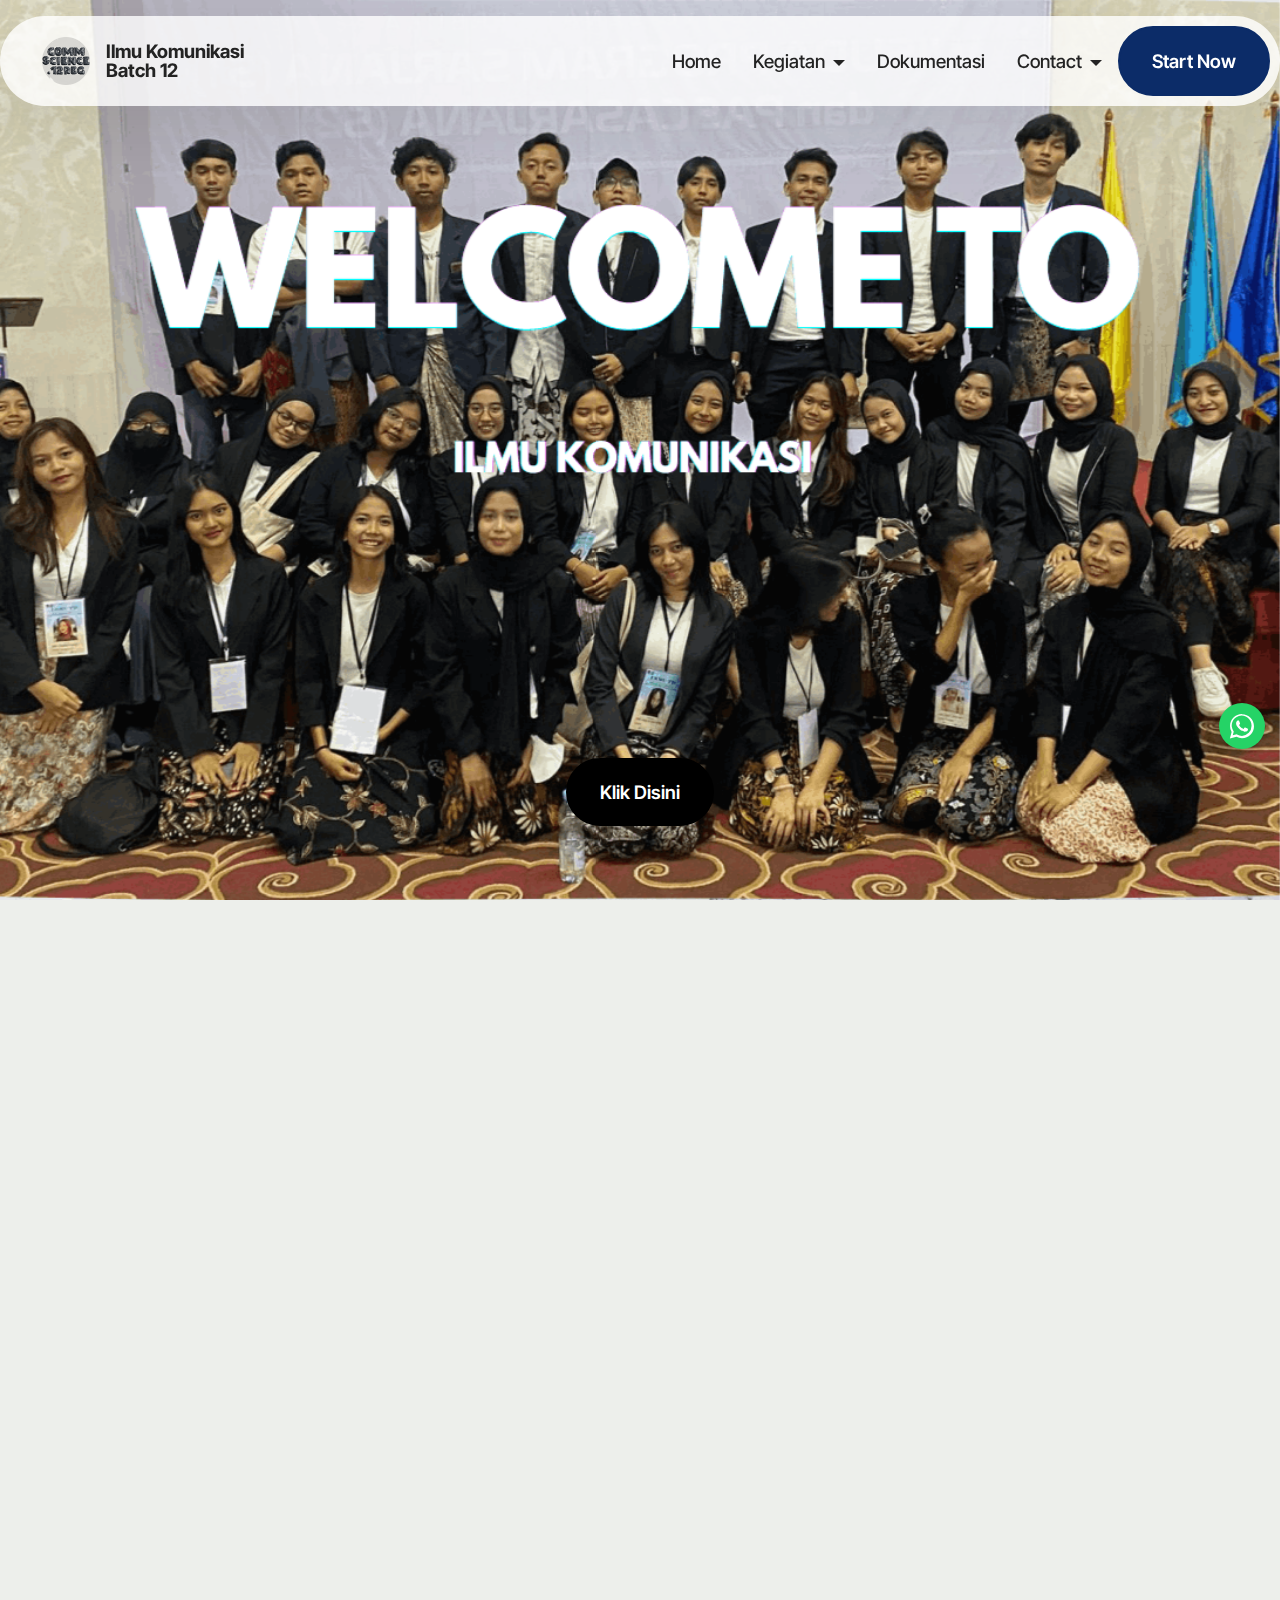
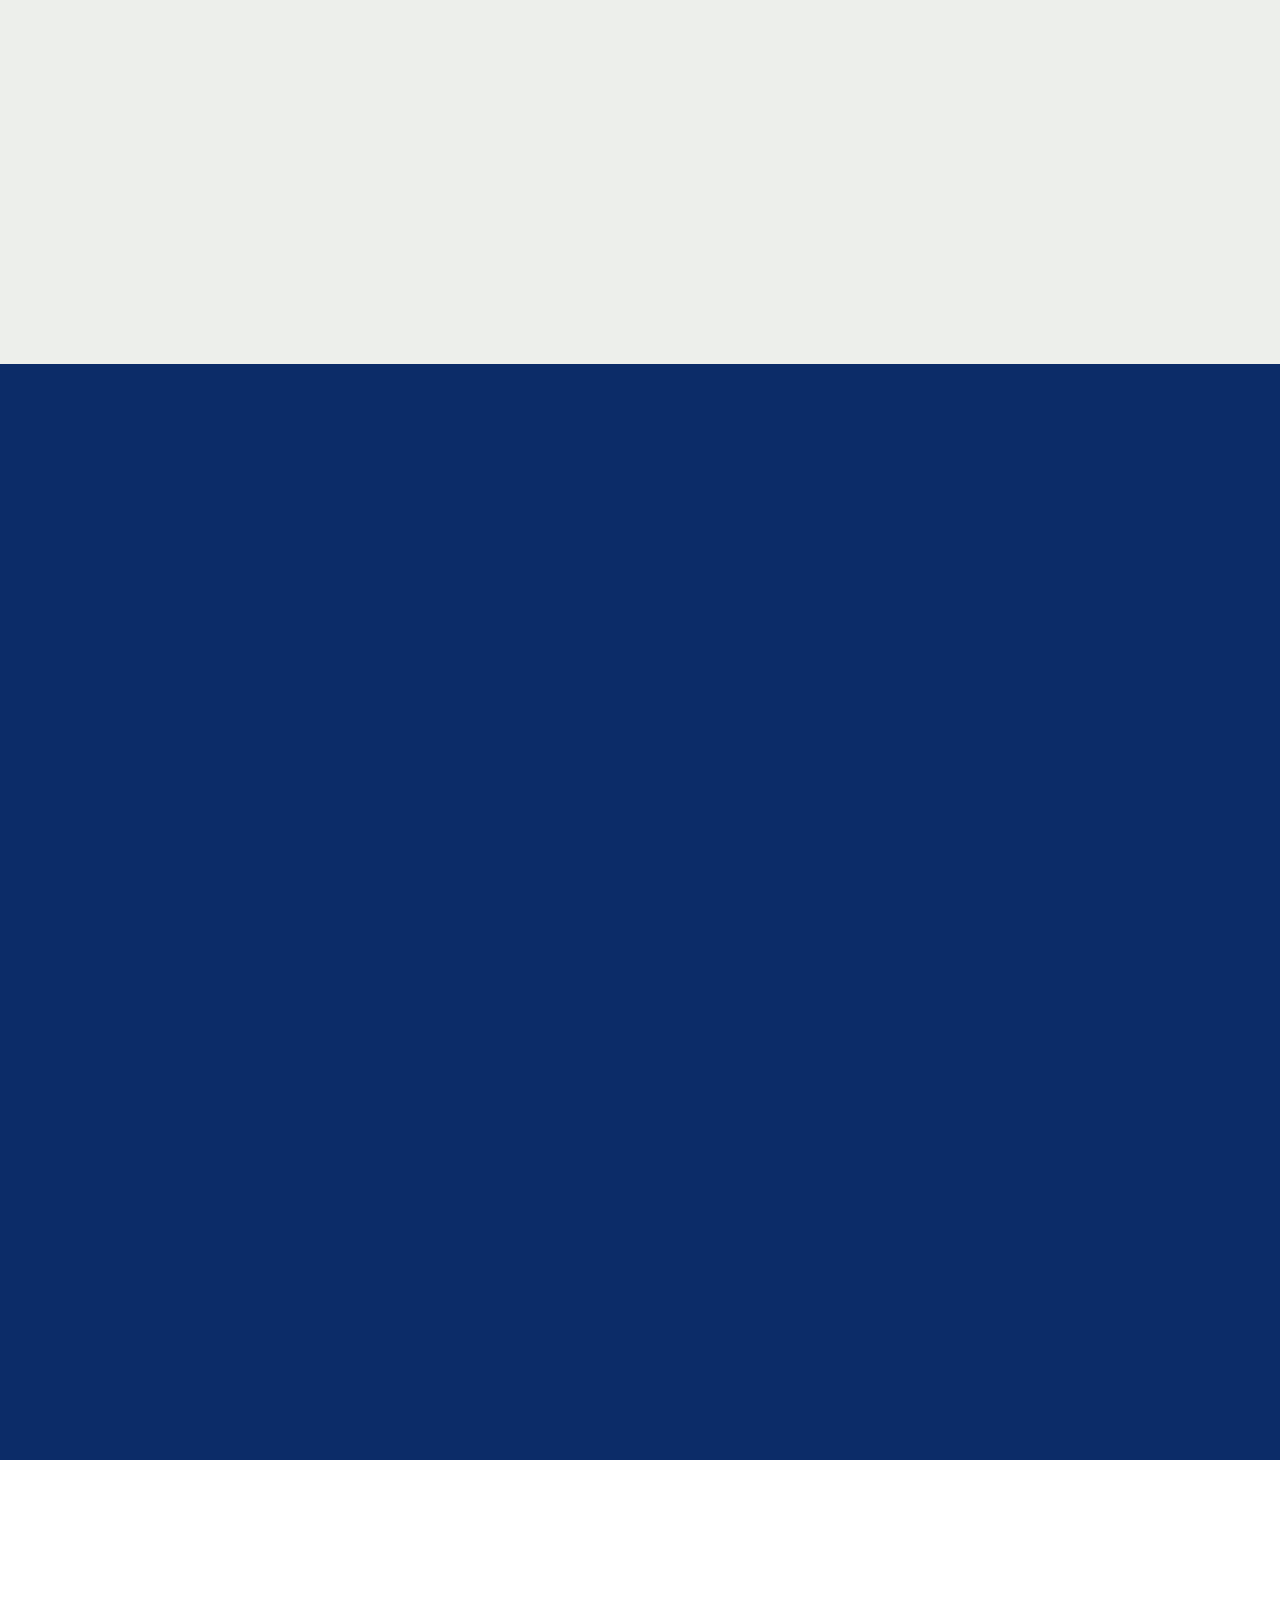
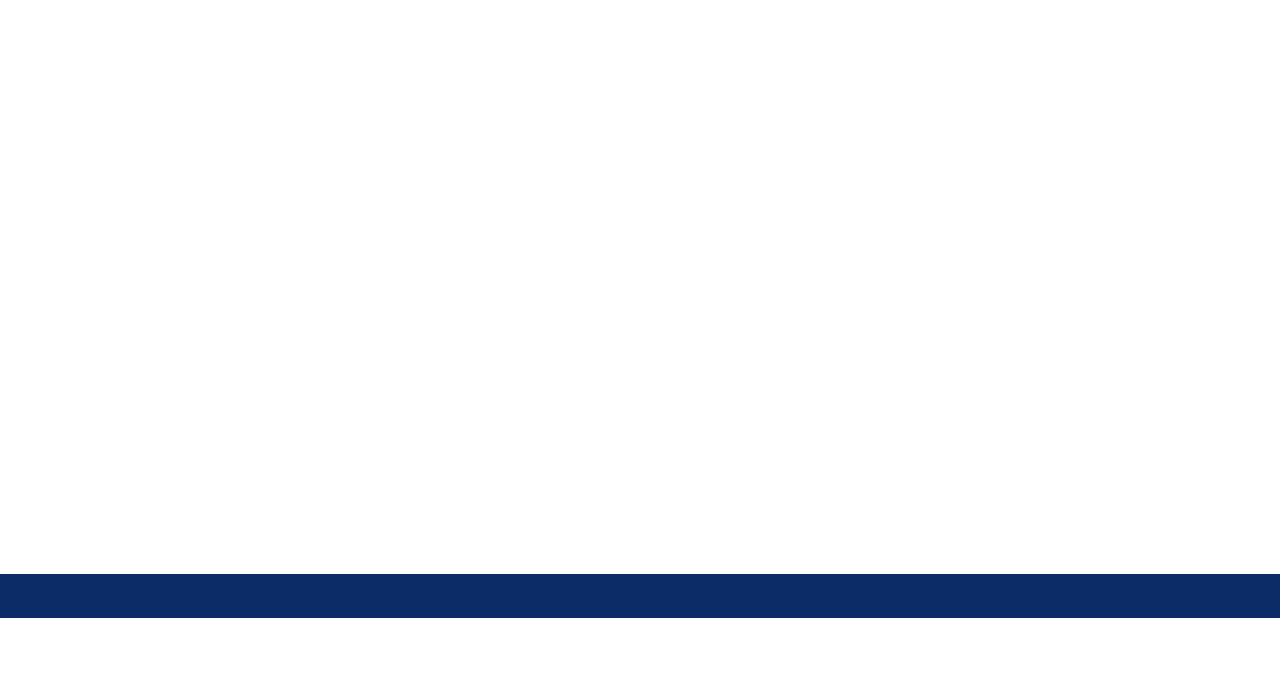
<file: index.html>
<!DOCTYPE html>
<html  >
<head>
  <!-- Site made with Mobirise Website Builder v6.1.4, https://mobirise.com -->
  <meta charset="UTF-8">
  <meta http-equiv="X-UA-Compatible" content="IE=edge">
  <meta name="generator" content="Mobirise v6.1.4, mobirise.com">
  <meta name="viewport" content="width=device-width, initial-scale=1, minimum-scale=1">
  <link rel="shortcut icon" href="assets/images/cropped-circle-image-93x93.png" type="image/x-icon">
  <meta name="description" content="">
  
  
  <title>Home</title>
  <link rel="stylesheet" href="assets/web/assets/mobirise-icons2/mobirise2.css">
  <link rel="stylesheet" href="assets/bootstrap/css/bootstrap.min.css">
  <link rel="stylesheet" href="assets/parallax/jarallax.css">
  <link rel="stylesheet" href="assets/animatecss/animate.css">
  <link rel="stylesheet" href="assets/dropdown/css/style.css">
  <link rel="stylesheet" href="assets/theme/css/style.css">
  <link rel="preload" href="https://fonts.googleapis.com/css?family=Inter+Tight:100,200,300,400,500,600,700,800,900,100i,200i,300i,400i,500i,600i,700i,800i,900i&display=swap" as="style" onload="this.onload=null;this.rel='stylesheet'">
  <noscript><link rel="stylesheet" href="https://fonts.googleapis.com/css?family=Inter+Tight:100,200,300,400,500,600,700,800,900,100i,200i,300i,400i,500i,600i,700i,800i,900i&display=swap"></noscript>
  <link rel="preload" as="style" href="assets/mobirise/css/mbr-additional.css?v=CAqqIi"><link rel="stylesheet" href="assets/mobirise/css/mbr-additional.css?v=CAqqIi" type="text/css">

  
  
  
</head>
<body>
  
  <section data-bs-version="5.1" class="menu menu2 cid-tJS6tZXiPa" once="menu" id="menu02-0">
	

	<nav class="navbar navbar-dropdown navbar-fixed-top navbar-expand-lg">
		<div class="container">
			<div class="navbar-brand">
				<span class="navbar-logo">
					<a href="https://mobirise.com">
						<img src="assets/images/cropped-circle-image-93x93.png" alt="Mobirise Website Builder" style="height: 3rem;">
					</a>
				</span>
				<span class="navbar-caption-wrap"><a class="navbar-caption text-black text-primary display-4" href="index.html#header05-1">Ilmu Komunikasi <br>Batch 12</a></span>
			</div>
			<button class="navbar-toggler" type="button" data-toggle="collapse" data-bs-toggle="collapse" data-target="#navbarSupportedContent" data-bs-target="#navbarSupportedContent" aria-controls="navbarNavAltMarkup" aria-expanded="false" aria-label="Toggle navigation">
				<div class="hamburger">
					<span></span>
					<span></span>
					<span></span>
					<span></span>
				</div>
			</button>
			<div class="collapse navbar-collapse" id="navbarSupportedContent">
				<ul class="navbar-nav nav-dropdown" data-app-modern-menu="true"><li class="nav-item">
						<a class="nav-link link text-black text-primary display-4" href="index.html#header17-37">Home</a>
					</li><li class="nav-item dropdown"><a class="nav-link link text-black text-primary dropdown-toggle display-4" href="html.html" data-toggle="dropdown-submenu" data-bs-toggle="dropdown" data-bs-auto-close="outside" aria-expanded="false">Kegiatan</a><div class="dropdown-menu" aria-labelledby="dropdown-452"><a class="text-black text-primary dropdown-item display-4" href="page7.html#article07-2c">Coconut</a><a class="text-black text-primary show dropdown-item display-4" href="page8.html#article07-2h">Sctv</a><a class="text-black text-primary show dropdown-item display-4" href="page9.html#article07-2m">Jawa Pos Tv</a></div></li>
					<li class="nav-item">
						<a class="nav-link link text-black text-primary display-4" href="page4.html#slider04-3a" aria-expanded="false">Dokumentasi<br></a>
					</li>
					<li class="nav-item dropdown">
						<a class="nav-link link text-black text-primary dropdown-toggle display-4" href="page3.html#footer6-32" data-toggle="dropdown-submenu" data-bs-toggle="dropdown" data-bs-auto-close="outside" aria-expanded="false">Contact</a><div class="dropdown-menu" aria-labelledby="dropdown-122"><a class="text-black text-primary dropdown-item display-4" href="page3.html#footer6-32">Contact us</a><a class="text-black text-primary show dropdown-item display-4" href="page10.html#form02-3m">Contact Form</a></div>
					</li></ul>
				
				<div class="navbar-buttons mbr-section-btn"><a class="btn btn-primary display-4" href="index.html#form02-6">Start Now</a></div>
			</div>
		</div>
	</nav>
</section>

<section data-bs-version="5.1" class="header16 cid-v2Umv0mr6Y mbr-fullscreen mbr-parallax-background" id="header17-37">
  
  
  <div class="container-fluid">
    <div class="row">
      <div class="content-wrap col-12 col-md-6">
        
        
        
        <div class="mbr-section-btn"><a class="btn btn-secondary display-2" href="https://mobiri.se">Klik Disini</a></div>
      </div>
    </div>
  </div>
</section>

<section data-bs-version="5.1" class="header5 cid-tJS6uM4N87" id="header05-1">
	

	
	
	<div class="topbg"></div>
	<div class="align-center container">
		<div class="row justify-content-center">
			<div class="col-md-12 col-lg-9">
				<h1 class="mbr-section-title mbr-fonts-style mb-4 display-1"><strong>ILMU KOMUNIKASI </strong><br><strong>BATCH 12</strong></h1>
				<p class="mbr-text mbr-fonts-style mb-4 display-2">llmu Komunikasi 12 Reguler merupakan angkatan ke-12 dari Program Studi Ilmu Komunikasi Tanri Abeng University. Angkatan ini berkomitmen untuk mengembangkan kompetensi di bidang komunikasi yang berbasis integritas, profesionalisme, dan inovasi. Melalui kegiatan akademik dan kreatif, kami berupaya mencetak generasi komunikator yang adaptif terhadap perkembangan teknologi dan dinamika media masa kini.</p>
				
			</div>
		</div>
		<div class="row mt-5 justify-content-center">
			<div class="col-12 col-lg-8">
				<img src="assets/images/whatsapp20image202025-10-0820at2010.27.14-0586d319-1200x900.jpeg" alt="Mobirise Website Builder" title="">
			</div>
		</div>
	</div>
</section>

<section data-bs-version="5.1" class="features4 cid-tMlEXTHLbS" id="features04-w">
	
	
	<div class="container">
		<div class="row justify-content-center">
			<div class="col-12 content-head">
				<div class="mbr-section-head mb-5">
					<h4 class="mbr-section-title mbr-fonts-style align-center mb-0 display-1"><strong>Kegiatan&nbsp;</strong></h4>
					<h5 class="mbr-section-subtitle mbr-fonts-style align-center mb-0 mt-4 display-2">Beberapa kegiatan yang dilakukan oleh mahasiswa/i Ilmu Komunikasi Batch 12, salah satunya ada coconut, dan beberaapa kegiatan visit industri ke beberapa perusahaan media besar di indonesia&nbsp;</h5>
					
				</div>
			</div>
		</div>
		<div class="row">
			<div class="item features-image col-12 col-md-6 col-lg-4">
				<div class="item-wrapper">
					<div class="item-img">
						<img src="assets/images/whatsapp20image202025-10-1520at2009.19.01-c836c1f1-712x534.jpeg" alt="Mobirise Website Builder">
					</div>
					<div class="item-content">
						<h5 class="item-title mbr-fonts-style display-1"><strong>Coconut vol.5</strong></h5>
						
						<p class="mbr-text mbr-fonts-style display-2">Coconut (Communication Corporate Fun night) merupakan kegiatan tahunan yang diselenggarakan oleh mahasiswa baru Program Studi Ilmu Komunikasi Tanri Abeng University sebagai ajang untuk mempererat kebersamaan dan membangun hubungan yang harmonis antar mahasiswa.</p>
						<div class="mbr-section-btn item-footer"><a href="page7.html#article07-2c" class="btn item-btn btn-primary display-5">Learn more</a></div>
					</div>

				</div>
			</div>
			<div class="item features-image col-12 col-md-6 col-lg-4">
				<div class="item-wrapper">
					<div class="item-img">
						<img src="assets/images/whatsapp20image202025-10-1520at2009.24.53-49bbd29e-712x534.jpeg" alt="Mobirise Website Builder">
					</div>
					<div class="item-content">
						<h5 class="item-title mbr-fonts-style display-1"><strong>SCTV&nbsp;</strong></h5>
						
						<p class="mbr-text mbr-fonts-style display-2">
							Asian Television Awards adalah pemberian penghargaan kepada televisi yang ada di Asian, kita dari mahasiswa/I Tanri Abeng university mendapat invitation dari Emtek group untuk menjadi bagian dari&nbsp;acara&nbsp;tersebut
						</p>
						<div class="mbr-section-btn item-footer"><a href="page8.html" class="btn item-btn btn-primary display-5">Learn more</a></div>
					</div>
				</div>
			</div>
			<div class="item features-image col-12 col-md-6 col-lg-4">
				<div class="item-wrapper">
					<div class="item-img">
						<img src="assets/images/whatsapp20image202025-10-1520at2009.22.39-1a55ba98-712x534.jpeg" alt="Mobirise Website Builder">
					</div>
					<div class="item-content">
						<h5 class="item-title mbr-fonts-style display-1"><strong>JAWA POS TV</strong></h5>
						
						<p class="mbr-text mbr-fonts-style display-2">
							Mahasiswa/i Tanri Abeng University melaksanakan company visit ke Jawa Pos TV sebagai bagian dari pembelajaran praktis untuk memahami sistem kerja, proses produksi, dan dinamika industri penyiaran di era digital.<br>
						</p>
						<div class="mbr-section-btn item-footer"><a class="btn item-btn btn-primary display-5" href="page9.html#article07-2m">Learn more</a></div>
					</div>
				</div>
			</div>
		</div>
	</div>
</section>

<section data-bs-version="5.1" class="header1 cid-tJS9vXDdRK" id="header01-7">
	

	
	

	<div class="container">
		<div class="row justify-content-center">
			<div class="col-12 col-md-12 col-lg-7 image-wrapper">
				<img class="w-100" src="assets/images/whatsapp20image202025-10-2920at2010.50.36-7fc3e518-1295x971.jpeg" alt="Mobirise Website Builder">
			</div>
			<div class="col-12 col-lg col-md-12">
				<div class="text-wrapper align-left">
					<h1 class="mbr-section-title mbr-fonts-style mb-4 display-1"><strong>BUKBER 2025</strong></h1>
					<p class="mbr-text mbr-fonts-style mb-4 display-2">
						Selamat datang di halaman resmi kegiatan Buka Bersama Mahasiswa/i Ilmu Komunikasi Tanri Abeng University Batch 12 Regular! Mari lihat dokumentasi dan keseruan lengkapnya di halaman berikutnya</p>
					<div class="mbr-section-btn mt-3"><a class="btn btn-primary display-5" href="page11.html#article08-2y">Klik Disini</a></div>
				</div>
			</div>
		</div>
	</div>
</section>

<section data-bs-version="5.1" class="_customHTML cid-mKmrzF6jaT" id="design-block-mKmrzF6jaT">


<div>
  <div class="whatsapp-wrapper">
    <a target="_blank" href="https://api.whatsapp.com/send?phone=+6281281906259&text=Halo! Selamat datang di Layanan Informasi Mahasiswa Ilmu Komunikasi." class="whatsapp-button tooltip-left" data-tooltip="Write us on WhatsApp" style="background-color: #25d366;">
      <svg xmlns="http://www.w3.org/2000/svg" viewBox="0 0 32 32" width="30" height="30" fill="#ffffff">
        <path d="M16.002 3.2c-7.046 0-12.8 5.754-12.8 12.8a12.736 12.736 0 0 0 1.734 6.448l-1.861 6.821 7.002-1.835a12.726 12.726 0 0 0 5.925 1.506c7.046 0 12.8-5.754 12.8-12.8s-5.754-12.8-12.8-12.8zm0 23.36a10.57 10.57 0 0 1-5.334-1.446l-0.382-0.228-4.158 1.092 1.109-4.03-0.248-0.394a10.562 10.562 0 1 1 19.171-5.564 10.588 10.588 0 0 1-10.158 10.57zm5.692-7.998c-0.311-0.157-1.836-0.909-2.121-1.014-0.284-0.104-0.492-0.157-0.7 0.157s-0.803 1.014-0.984 1.223c-0.18 0.209-0.361 0.236-0.673 0.079-0.311-0.157-1.314-0.485-2.503-1.545-0.924-0.825-1.548-1.845-1.728-2.156-0.18-0.311-0.019-0.48 0.135-0.634 0.139-0.138 0.311-0.36 0.466-0.54 0.157-0.18 0.209-0.31 0.312-0.519 0.104-0.209 0.052-0.393-0.026-0.55-0.078-0.157-0.7-1.686-0.959-2.318-0.252-0.605-0.508-0.524-0.7-0.534-0.182-0.009-0.391-0.009-0.6-0.009s-0.55 0.079-0.837 0.393c-0.287 0.314-1.096 1.072-1.096 2.614s1.122 3.031 1.278 3.239c0.157 0.209 2.21 3.371 5.356 4.724 0.749 0.323 1.333 0.516 1.788 0.66 0.752 0.239 1.436 0.205 1.977 0.124 0.603-0.089 1.836-0.749 2.096-1.472s0.26-1.342 0.182-1.472c-0.078-0.13-0.287-0.209-0.6-0.36z"></path>
      </svg>
    </a>
  </div>
</div>

  <div style="padding:5rem; background:#c2c2c2;" class="hidden">
    <div class="align-center">
        <svg xmlns="http://www.w3.org/2000/svg" xmlns:xlink="http://www.w3.org/1999/xlink" version="1.1" width="100" height="100" viewBox="0 0 256 256" xml:space="preserve">
  <g style="stroke: none; stroke-width: 0; stroke-dasharray: none; stroke-linecap: butt; stroke-linejoin: miter; stroke-miterlimit: 10; fill: none; fill-rule: nonzero; opacity: 1;" transform="translate(1.4065934065934016 1.4065934065934016) scale(2.81 2.81)">
  <circle cx="45" cy="45" r="45" style="stroke: none; stroke-width: 1; stroke-dasharray: none; stroke-linecap: butt; stroke-linejoin: miter; stroke-miterlimit: 10; fill: rgb(42,181,64); fill-rule: nonzero; opacity: 1;" transform="  matrix(1 0 0 1 0 0) "></circle>
  <path d="M 16.138 44.738 c -0.002 5.106 1.332 10.091 3.869 14.485 l -4.112 15.013 l 15.365 -4.029 c 4.233 2.309 8.999 3.525 13.85 3.527 h 0.012 c 15.973 0 28.976 -12.999 28.983 -28.974 c 0.003 -7.742 -3.01 -15.022 -8.481 -20.498 c -5.472 -5.476 -12.749 -8.494 -20.502 -8.497 C 29.146 15.765 16.145 28.762 16.138 44.738 M 25.288 58.466 l -0.574 -0.911 c -2.412 -3.834 -3.685 -8.266 -3.683 -12.816 c 0.005 -13.278 10.811 -24.081 24.099 -24.081 c 6.435 0.003 12.482 2.511 17.031 7.062 c 4.548 4.552 7.051 10.603 7.05 17.037 C 69.205 58.036 58.399 68.84 45.121 68.84 h -0.009 c -4.323 -0.003 -8.563 -1.163 -12.261 -3.357 l -0.88 -0.522 l -9.118 2.391 L 25.288 58.466 z M 45.122 73.734 L 45.122 73.734 L 45.122 73.734 C 45.122 73.734 45.121 73.734 45.122 73.734" style="stroke: none; stroke-width: 1; stroke-dasharray: none; stroke-linecap: butt; stroke-linejoin: miter; stroke-miterlimit: 10; fill: rgb(255,255,255); fill-rule: nonzero; opacity: 1;" transform=" matrix(1 0 0 1 0 0) " stroke-linecap="round"></path>
  <path d="M 37.878 32.624 c -0.543 -1.206 -1.113 -1.23 -1.63 -1.251 c -0.422 -0.018 -0.905 -0.017 -1.388 -0.017 c -0.483 0 -1.268 0.181 -1.931 0.906 c -0.664 0.725 -2.535 2.477 -2.535 6.039 c 0 3.563 2.595 7.006 2.957 7.49 c 0.362 0.483 5.01 8.028 12.37 10.931 c 6.118 2.412 7.362 1.933 8.69 1.812 c 1.328 -0.121 4.285 -1.751 4.888 -3.442 c 0.604 -1.691 0.604 -3.14 0.423 -3.443 c -0.181 -0.302 -0.664 -0.483 -1.388 -0.845 c -0.724 -0.362 -4.285 -2.114 -4.948 -2.356 c -0.664 -0.241 -1.147 -0.362 -1.63 0.363 c -0.483 0.724 -1.87 2.355 -2.292 2.838 c -0.422 0.484 -0.845 0.544 -1.569 0.182 c -0.724 -0.363 -3.057 -1.127 -5.824 -3.594 c -2.153 -1.92 -3.606 -4.29 -4.029 -5.015 c -0.422 -0.724 -0.045 -1.116 0.318 -1.477 c 0.325 -0.324 0.724 -0.846 1.087 -1.268 c 0.361 -0.423 0.482 -0.725 0.723 -1.208 c 0.242 -0.483 0.121 -0.906 -0.06 -1.269 C 39.929 37.637 38.522 34.056 37.878 32.624" style="stroke: none; stroke-width: 1; stroke-dasharray: none; stroke-linecap: butt; stroke-linejoin: miter; stroke-miterlimit: 10; fill: rgb(255,255,255); fill-rule: nonzero; opacity: 1;" transform=" matrix(1 0 0 1 0 0) " stroke-linecap="round"></path>
  </g>
  </svg>
      <p>
        <br><br><br><strong>Whatsapp Button</strong><br><br>
        Click the gear icon to configure.<br>this text will be removed in preview/public<br><br>
      </p>
    </div>
  </div>

</section>

<section data-bs-version="5.1" class="footer4 cid-v3c6v6XBD9" once="footers" id="footer04-3q">

    

    

    <div class="container">
        <div class="media-container-row align-center mbr-white">
            <div class="col-12">
                <p class="mbr-text mb-0 mbr-fonts-style display-7">
                    © Copyright 2025 Ilmu Komunikasi Batch 12</p>
            </div>
        </div>
    </div>
</section><section class="display-7" style="padding: 0;align-items: center;justify-content: center;flex-wrap: wrap;    align-content: center;display: flex;position: relative;height: 4rem;"><a href="https://mobiri.se/4254778" style="flex: 1 1;height: 4rem;position: absolute;width: 100%;z-index: 1;"><img alt="" style="height: 4rem;" src="[data-uri]"></a><p style="margin: 0;text-align: center;" class="display-7">&#8204;</p><a style="z-index:1" href="https://mobirise.com/builder/ai-website-generator.html">AI Website Generator</a></section><script src="assets/bootstrap/js/bootstrap.bundle.min.js"></script>  <script src="assets/parallax/jarallax.js"></script>  <script src="assets/smoothscroll/smooth-scroll.js"></script>  <script src="assets/ytplayer/index.js"></script>  <script src="assets/dropdown/js/navbar-dropdown.js"></script>  <script src="assets/theme/js/script.js"></script>  
  
  
  <input name="animation" type="hidden">
  </body>
</html>
</file>
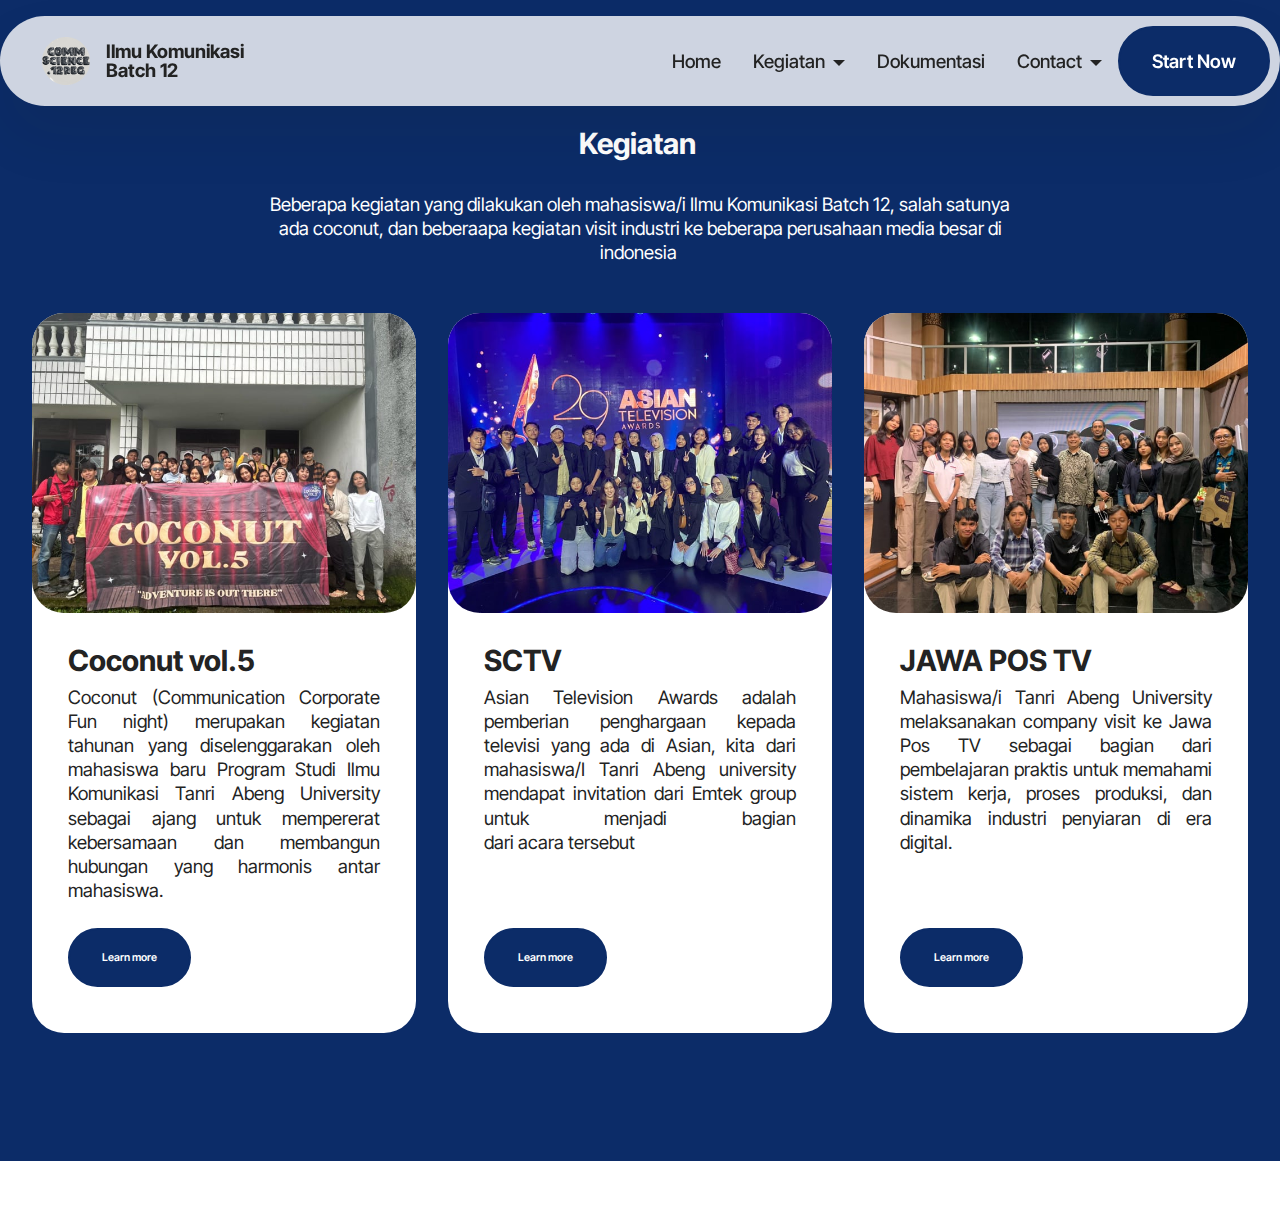
<file: html.html>
<!DOCTYPE html>
<html  >
<head>
  <!-- Site made with Mobirise Website Builder v6.1.4, https://mobirise.com -->
  <meta charset="UTF-8">
  <meta http-equiv="X-UA-Compatible" content="IE=edge">
  <meta name="generator" content="Mobirise v6.1.4, mobirise.com">
  <meta name="viewport" content="width=device-width, initial-scale=1, minimum-scale=1">
  <link rel="shortcut icon" href="assets/images/cropped-circle-image-93x93.png" type="image/x-icon">
  <meta name="description" content="">
  
  
  <title>Kegiatan</title>
  <link rel="stylesheet" href="assets/web/assets/mobirise-icons2/mobirise2.css">
  <link rel="stylesheet" href="assets/bootstrap/css/bootstrap.min.css">
  <link rel="stylesheet" href="assets/animatecss/animate.css">
  <link rel="stylesheet" href="assets/dropdown/css/style.css">
  <link rel="stylesheet" href="assets/theme/css/style.css">
  <link rel="preload" href="https://fonts.googleapis.com/css?family=Inter+Tight:100,200,300,400,500,600,700,800,900,100i,200i,300i,400i,500i,600i,700i,800i,900i&display=swap" as="style" onload="this.onload=null;this.rel='stylesheet'">
  <noscript><link rel="stylesheet" href="https://fonts.googleapis.com/css?family=Inter+Tight:100,200,300,400,500,600,700,800,900,100i,200i,300i,400i,500i,600i,700i,800i,900i&display=swap"></noscript>
  <link rel="preload" as="style" href="assets/mobirise/css/mbr-additional.css?v=0Qms60"><link rel="stylesheet" href="assets/mobirise/css/mbr-additional.css?v=0Qms60" type="text/css">

  
  
  
</head>
<body>
  
  <section data-bs-version="5.1" class="menu menu2 cid-tJS6tZXiPa" once="menu" id="menu02-1r">
	

	<nav class="navbar navbar-dropdown navbar-fixed-top navbar-expand-lg">
		<div class="container">
			<div class="navbar-brand">
				<span class="navbar-logo">
					<a href="https://mobirise.com">
						<img src="assets/images/cropped-circle-image-93x93.png" alt="Mobirise Website Builder" style="height: 3rem;">
					</a>
				</span>
				<span class="navbar-caption-wrap"><a class="navbar-caption text-black text-primary display-4" href="index.html#header05-1">Ilmu Komunikasi <br>Batch 12</a></span>
			</div>
			<button class="navbar-toggler" type="button" data-toggle="collapse" data-bs-toggle="collapse" data-target="#navbarSupportedContent" data-bs-target="#navbarSupportedContent" aria-controls="navbarNavAltMarkup" aria-expanded="false" aria-label="Toggle navigation">
				<div class="hamburger">
					<span></span>
					<span></span>
					<span></span>
					<span></span>
				</div>
			</button>
			<div class="collapse navbar-collapse" id="navbarSupportedContent">
				<ul class="navbar-nav nav-dropdown" data-app-modern-menu="true"><li class="nav-item">
						<a class="nav-link link text-black text-primary display-4" href="index.html#header17-37">Home</a>
					</li><li class="nav-item dropdown"><a class="nav-link link text-black text-primary dropdown-toggle display-4" href="html.html" data-toggle="dropdown-submenu" data-bs-toggle="dropdown" data-bs-auto-close="outside" aria-expanded="false">Kegiatan</a><div class="dropdown-menu" aria-labelledby="dropdown-452"><a class="text-black text-primary dropdown-item display-4" href="page7.html#article07-2c">Coconut</a><a class="text-black text-primary show dropdown-item display-4" href="page8.html#article07-2h">Sctv</a><a class="text-black text-primary show dropdown-item display-4" href="page9.html#article07-2m">Jawa Pos Tv</a></div></li>
					<li class="nav-item">
						<a class="nav-link link text-black text-primary display-4" href="page4.html#slider04-3a" aria-expanded="false">Dokumentasi<br></a>
					</li>
					<li class="nav-item dropdown">
						<a class="nav-link link text-black text-primary dropdown-toggle display-4" href="page3.html#footer6-32" data-toggle="dropdown-submenu" data-bs-toggle="dropdown" data-bs-auto-close="outside" aria-expanded="false">Contact</a><div class="dropdown-menu" aria-labelledby="dropdown-122"><a class="text-black text-primary dropdown-item display-4" href="page3.html#footer6-32">Contact us</a><a class="text-black text-primary show dropdown-item display-4" href="page10.html#form02-3m">Contact Form</a></div>
					</li></ul>
				
				<div class="navbar-buttons mbr-section-btn"><a class="btn btn-primary display-4" href="index.html#form02-6">Start Now</a></div>
			</div>
		</div>
	</nav>
</section>

<section data-bs-version="5.1" class="features4 cid-v1YwTHZztj" id="features04-1z">
	
	
	<div class="container">
		<div class="row justify-content-center">
			<div class="col-12 content-head">
				<div class="mbr-section-head mb-5">
					<h4 class="mbr-section-title mbr-fonts-style align-center mb-0 display-1"><strong>Kegiatan&nbsp;</strong></h4>
					<h5 class="mbr-section-subtitle mbr-fonts-style align-center mb-0 mt-4 display-2">Beberapa kegiatan yang dilakukan oleh mahasiswa/i Ilmu Komunikasi Batch 12, salah satunya ada coconut, dan beberaapa kegiatan visit industri ke beberapa perusahaan media besar di indonesia&nbsp;</h5>
					
				</div>
			</div>
		</div>
		<div class="row">
			<div class="item features-image col-12 col-md-6 col-lg-4">
				<div class="item-wrapper">
					<div class="item-img">
						<img src="assets/images/whatsapp20image202025-10-1520at2009.19.01-c836c1f1-712x534.jpg" alt="Mobirise Website Builder">
					</div>
					<div class="item-content">
						<h5 class="item-title mbr-fonts-style display-1"><strong>Coconut vol.5</strong></h5>
						
						<p class="mbr-text mbr-fonts-style display-2">Coconut (Communication Corporate Fun night) merupakan kegiatan tahunan yang diselenggarakan oleh mahasiswa baru Program Studi Ilmu Komunikasi Tanri Abeng University sebagai ajang untuk mempererat kebersamaan dan membangun hubungan yang harmonis antar mahasiswa.</p>
						<div class="mbr-section-btn item-footer"><a href="page7.html" class="btn item-btn btn-primary display-5">Learn more</a></div>
					</div>

				</div>
			</div>
			<div class="item features-image col-12 col-md-6 col-lg-4">
				<div class="item-wrapper">
					<div class="item-img">
						<img src="assets/images/whatsapp20image202025-10-1520at2009.24.53-49bbd29e-712x534.jpg" alt="Mobirise Website Builder">
					</div>
					<div class="item-content">
						<h5 class="item-title mbr-fonts-style display-1"><strong>SCTV&nbsp;</strong></h5>
						
						<p class="mbr-text mbr-fonts-style display-2">
							Asian Television Awards adalah pemberian penghargaan kepada televisi yang ada di Asian, kita dari mahasiswa/I Tanri Abeng university mendapat invitation dari Emtek group untuk menjadi bagian dari&nbsp;acara&nbsp;tersebut
						</p>
						<div class="mbr-section-btn item-footer"><a href="page8.html" class="btn item-btn btn-primary display-5">Learn more</a></div>
					</div>
				</div>
			</div>
			<div class="item features-image col-12 col-md-6 col-lg-4">
				<div class="item-wrapper">
					<div class="item-img">
						<img src="assets/images/whatsapp20image202025-10-1520at2009.22.39-1a55ba98-712x534.jpg" alt="Mobirise Website Builder">
					</div>
					<div class="item-content">
						<h5 class="item-title mbr-fonts-style display-1"><strong>JAWA POS TV</strong></h5>
						
						<p class="mbr-text mbr-fonts-style display-2">
							Mahasiswa/i Tanri Abeng University melaksanakan company visit ke Jawa Pos TV sebagai bagian dari pembelajaran praktis untuk memahami sistem kerja, proses produksi, dan dinamika industri penyiaran di era digital.<br>
						</p>
						<div class="mbr-section-btn item-footer"><a href="page9.html" class="btn item-btn btn-primary display-5">Learn more</a></div>
					</div>
				</div>
			</div>
		</div>
	</div>
</section><section class="display-7" style="padding: 0;align-items: center;justify-content: center;flex-wrap: wrap;    align-content: center;display: flex;position: relative;height: 4rem;"><a href="https://mobiri.se/4254778" style="flex: 1 1;height: 4rem;position: absolute;width: 100%;z-index: 1;"><img alt="" style="height: 4rem;" src="[data-uri]"></a><p style="margin: 0;text-align: center;" class="display-7">&#8204;</p><a style="z-index:1" href="https://mobirise.com/drag-drop-website-builder.html">Drag and Drop Website Builder</a></section><script src="assets/bootstrap/js/bootstrap.bundle.min.js"></script>  <script src="assets/smoothscroll/smooth-scroll.js"></script>  <script src="assets/ytplayer/index.js"></script>  <script src="assets/dropdown/js/navbar-dropdown.js"></script>  <script src="assets/theme/js/script.js"></script>  
  
  
  <input name="animation" type="hidden">
  </body>
</html>
</file>
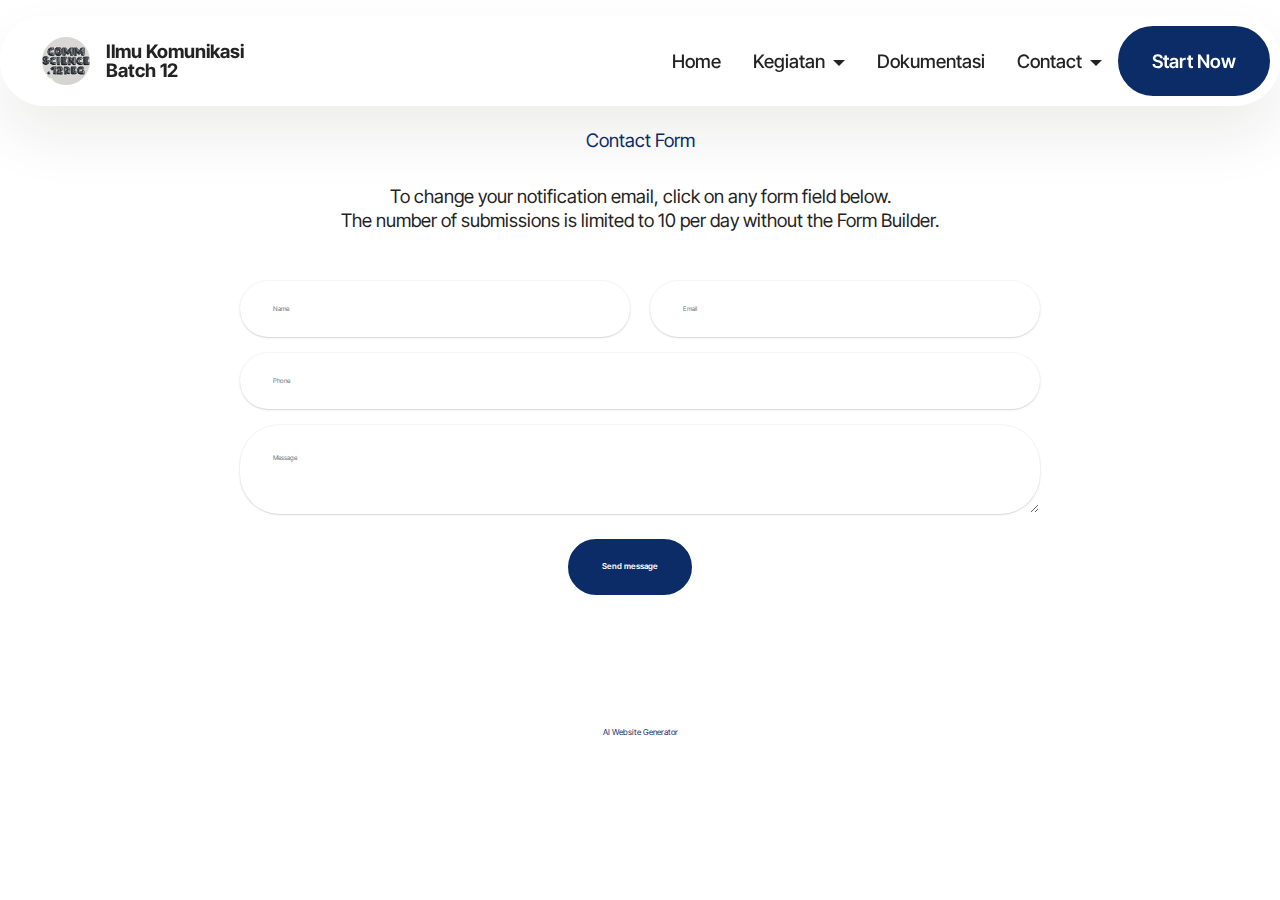
<file: page10.html>
<!DOCTYPE html>
<html  >
<head>
  <!-- Site made with Mobirise Website Builder v6.1.4, https://mobirise.com -->
  <meta charset="UTF-8">
  <meta http-equiv="X-UA-Compatible" content="IE=edge">
  <meta name="generator" content="Mobirise v6.1.4, mobirise.com">
  <meta name="viewport" content="width=device-width, initial-scale=1, minimum-scale=1">
  <link rel="shortcut icon" href="assets/images/cropped-circle-image-93x93.png" type="image/x-icon">
  <meta name="description" content="">
  
  
  <title>Contact Form</title>
  <link rel="stylesheet" href="assets/web/assets/mobirise-icons2/mobirise2.css">
  <link rel="stylesheet" href="assets/bootstrap/css/bootstrap.min.css">
  <link rel="stylesheet" href="assets/animatecss/animate.css">
  <link rel="stylesheet" href="assets/dropdown/css/style.css">
  <link rel="stylesheet" href="assets/theme/css/style.css">
  <link rel="preload" href="https://fonts.googleapis.com/css?family=Inter+Tight:100,200,300,400,500,600,700,800,900,100i,200i,300i,400i,500i,600i,700i,800i,900i&display=swap" as="style" onload="this.onload=null;this.rel='stylesheet'">
  <noscript><link rel="stylesheet" href="https://fonts.googleapis.com/css?family=Inter+Tight:100,200,300,400,500,600,700,800,900,100i,200i,300i,400i,500i,600i,700i,800i,900i&display=swap"></noscript>
  <link rel="preload" as="style" href="assets/mobirise/css/mbr-additional.css?v=IwvWni"><link rel="stylesheet" href="assets/mobirise/css/mbr-additional.css?v=IwvWni" type="text/css">

  
  
  
</head>
<body>
  
  <section data-bs-version="5.1" class="menu menu2 cid-tJS6tZXiPa" once="menu" id="menu02-3l">
	

	<nav class="navbar navbar-dropdown navbar-fixed-top navbar-expand-lg">
		<div class="container">
			<div class="navbar-brand">
				<span class="navbar-logo">
					<a href="https://mobirise.com">
						<img src="assets/images/cropped-circle-image-93x93.png" alt="Mobirise Website Builder" style="height: 3rem;">
					</a>
				</span>
				<span class="navbar-caption-wrap"><a class="navbar-caption text-black text-primary display-4" href="index.html#header05-1">Ilmu Komunikasi <br>Batch 12</a></span>
			</div>
			<button class="navbar-toggler" type="button" data-toggle="collapse" data-bs-toggle="collapse" data-target="#navbarSupportedContent" data-bs-target="#navbarSupportedContent" aria-controls="navbarNavAltMarkup" aria-expanded="false" aria-label="Toggle navigation">
				<div class="hamburger">
					<span></span>
					<span></span>
					<span></span>
					<span></span>
				</div>
			</button>
			<div class="collapse navbar-collapse" id="navbarSupportedContent">
				<ul class="navbar-nav nav-dropdown" data-app-modern-menu="true"><li class="nav-item">
						<a class="nav-link link text-black text-primary display-4" href="index.html#header17-37">Home</a>
					</li><li class="nav-item dropdown"><a class="nav-link link text-black text-primary dropdown-toggle display-4" href="html.html" data-toggle="dropdown-submenu" data-bs-toggle="dropdown" data-bs-auto-close="outside" aria-expanded="false">Kegiatan</a><div class="dropdown-menu" aria-labelledby="dropdown-452"><a class="text-black text-primary dropdown-item display-4" href="page7.html#article07-2c">Coconut</a><a class="text-black text-primary show dropdown-item display-4" href="page8.html#article07-2h">Sctv</a><a class="text-black text-primary show dropdown-item display-4" href="page9.html#article07-2m">Jawa Pos Tv</a></div></li>
					<li class="nav-item">
						<a class="nav-link link text-black text-primary display-4" href="page4.html#slider04-3a" aria-expanded="false">Dokumentasi<br></a>
					</li>
					<li class="nav-item dropdown">
						<a class="nav-link link text-black text-primary dropdown-toggle display-4" href="page3.html#footer6-32" data-toggle="dropdown-submenu" data-bs-toggle="dropdown" data-bs-auto-close="outside" aria-expanded="false">Contact</a><div class="dropdown-menu" aria-labelledby="dropdown-122"><a class="text-black text-primary dropdown-item display-4" href="page3.html#footer6-32">Contact us</a><a class="text-black text-primary show dropdown-item display-4" href="page10.html#form02-3m">Contact Form</a></div>
					</li></ul>
				
				<div class="navbar-buttons mbr-section-btn"><a class="btn btn-primary display-4" href="index.html#form02-6">Start Now</a></div>
			</div>
		</div>
	</nav>
</section>

<section data-bs-version="5.1" class="form5 cid-v3bVaC0QkK" id="form02-3m">
    
    
    <div class="container">
        <div class="mbr-section-head mb-5">
            <h3 class="mbr-section-title mbr-fonts-style align-center mb-0 display-2"><strong><a href="mailto:rifqysatya091104@gmail.com" class="text-primary">Contact Form</a></strong></h3>
            <h4 class="mbr-section-subtitle mbr-fonts-style align-center mb-0 mt-4 display-2">To change your notification email, click on any form field below.
<div>The number of submissions is limited to 10 per day without the Form Builder.</div></h4>
        </div>
        <div class="row justify-content-center mt-4">
            <div class="col-lg-8 mx-auto mbr-form" data-form-type="formoid">
                <form action="https://mobirise.eu/" method="POST" class="mbr-form form-with-styler" data-form-title="Form Name"><input type="hidden" name="email" data-form-email="true" value="NC5lfMmSfs2wYKfA5YJ985xMCGk7hoitU9kAo+ZK7ojzvOE4QWJ/+XzQdKkd+YsRVkOyZbCW5XHCoVYzIqatkVqYyWKO6BR+dcfsQC3VxkuYvJ0aZmHDolEXSKpSVHsx">
                    <div class="row">
                        <div hidden="hidden" data-form-alert="" class="alert alert-success col-12">Thanks for filling out the form!</div>
                        <div hidden="hidden" data-form-alert-danger="" class="alert alert-danger col-12">
                            Oops...! some problem!
                        </div>
                    </div>
                    <div class="dragArea row">
                        <div class="col-md col-sm-12 form-group mb-3" data-for="name">
                            <input type="text" name="name" placeholder="Name" data-form-field="name" class="form-control" value="" id="name-form02-3m">
                        </div>
                        <div class="col-md col-sm-12 form-group mb-3" data-for="email">
                            <input type="email" name="email" placeholder="Email" data-form-field="email" class="form-control" value="" id="email-form02-3m">
                        </div>
                        <div class="col-12 form-group mb-3" data-for="phone">
                            <input type="tel" name="phone" placeholder="Phone" data-form-field="phone" class="form-control" value="" id="phone-form02-3m">
                        </div>
                        <div class="col-12 form-group mb-3" data-for="textarea">
                            <textarea name="textarea" placeholder="Message" data-form-field="textarea" class="form-control" id="textarea-form02-3m"></textarea>
                        </div>
                        <div class="col-lg-12 col-md-12 col-sm-12 align-center mbr-section-btn"><button type="submit" class="btn btn-primary display-7">Send message</button></div>
                    </div>
                </form>
            </div>
        </div>
    </div>
</section><section class="display-7" style="padding: 0;align-items: center;justify-content: center;flex-wrap: wrap;    align-content: center;display: flex;position: relative;height: 4rem;"><a href="https://mobiri.se/4254778" style="flex: 1 1;height: 4rem;position: absolute;width: 100%;z-index: 1;"><img alt="" style="height: 4rem;" src="[data-uri]"></a><p style="margin: 0;text-align: center;" class="display-7">&#8204;</p><a style="z-index:1" href="https://mobirise.com/builder/ai-website-generator.html">AI Website Generator</a></section><script src="assets/bootstrap/js/bootstrap.bundle.min.js"></script>  <script src="assets/smoothscroll/smooth-scroll.js"></script>  <script src="assets/ytplayer/index.js"></script>  <script src="assets/dropdown/js/navbar-dropdown.js"></script>  <script src="assets/theme/js/script.js"></script>  <script src="assets/formoid/formoid.min.js"></script>  
  
  
  <input name="animation" type="hidden">
  </body>
</html>
</file>
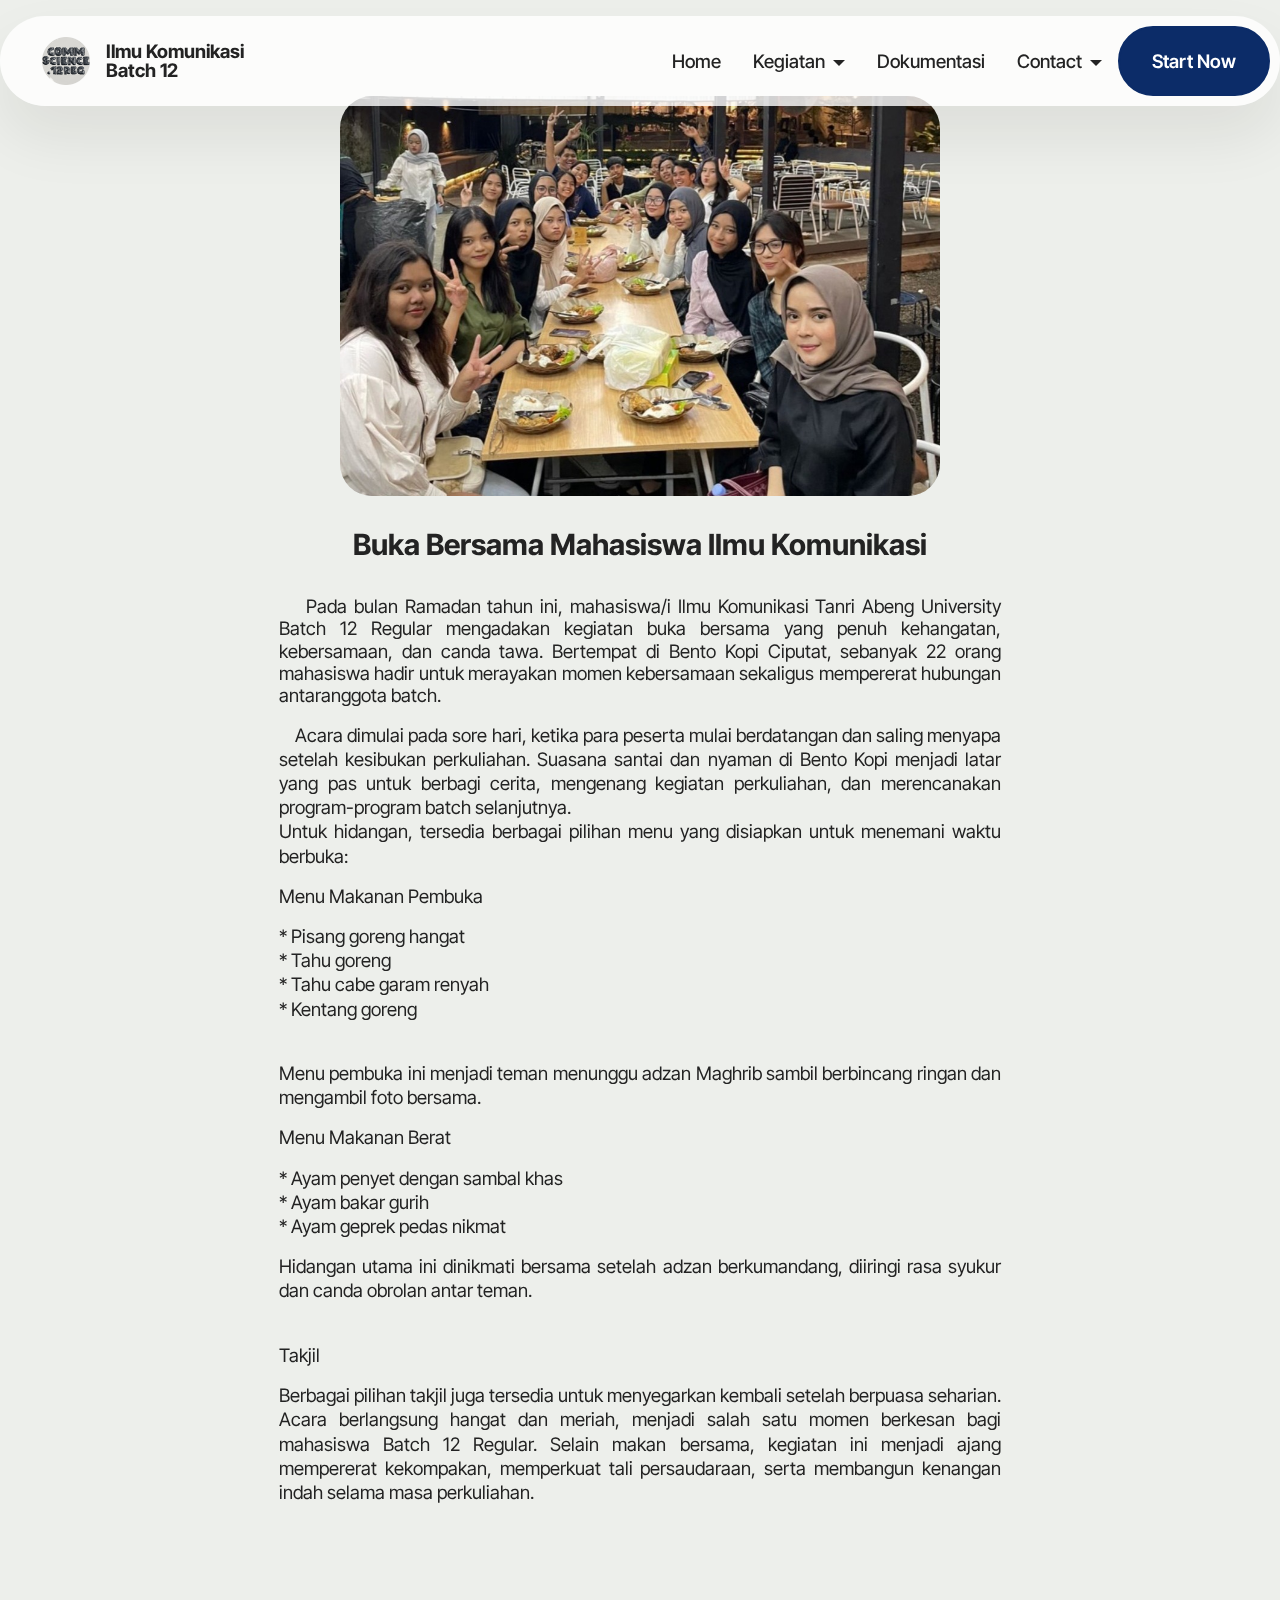
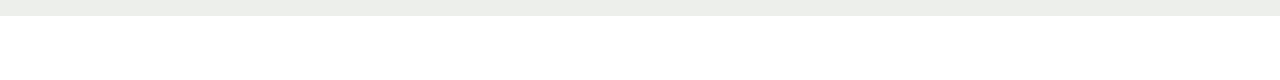
<file: page11.html>
<!DOCTYPE html>
<html  >
<head>
  <!-- Site made with Mobirise Website Builder v6.1.4, https://mobirise.com -->
  <meta charset="UTF-8">
  <meta http-equiv="X-UA-Compatible" content="IE=edge">
  <meta name="generator" content="Mobirise v6.1.4, mobirise.com">
  <meta name="viewport" content="width=device-width, initial-scale=1, minimum-scale=1">
  <link rel="shortcut icon" href="assets/images/cropped-circle-image-93x93.png" type="image/x-icon">
  <meta name="description" content="">
  
  
  <title>Bukber</title>
  <link rel="stylesheet" href="assets/web/assets/mobirise-icons2/mobirise2.css">
  <link rel="stylesheet" href="assets/bootstrap/css/bootstrap.min.css">
  <link rel="stylesheet" href="assets/animatecss/animate.css">
  <link rel="stylesheet" href="assets/dropdown/css/style.css">
  <link rel="stylesheet" href="assets/theme/css/style.css">
  <link rel="preload" href="https://fonts.googleapis.com/css?family=Inter+Tight:100,200,300,400,500,600,700,800,900,100i,200i,300i,400i,500i,600i,700i,800i,900i&display=swap" as="style" onload="this.onload=null;this.rel='stylesheet'">
  <noscript><link rel="stylesheet" href="https://fonts.googleapis.com/css?family=Inter+Tight:100,200,300,400,500,600,700,800,900,100i,200i,300i,400i,500i,600i,700i,800i,900i&display=swap"></noscript>
  <link rel="preload" as="style" href="assets/mobirise/css/mbr-additional.css?v=azcTJH"><link rel="stylesheet" href="assets/mobirise/css/mbr-additional.css?v=azcTJH" type="text/css">

  
  
  
</head>
<body>
  
  <section data-bs-version="5.1" class="menu menu2 cid-tJS6tZXiPa" once="menu" id="menu02-2r">
	

	<nav class="navbar navbar-dropdown navbar-fixed-top navbar-expand-lg">
		<div class="container">
			<div class="navbar-brand">
				<span class="navbar-logo">
					<a href="https://mobirise.com">
						<img src="assets/images/cropped-circle-image-93x93.png" alt="Mobirise Website Builder" style="height: 3rem;">
					</a>
				</span>
				<span class="navbar-caption-wrap"><a class="navbar-caption text-black text-primary display-4" href="index.html#header05-1">Ilmu Komunikasi <br>Batch 12</a></span>
			</div>
			<button class="navbar-toggler" type="button" data-toggle="collapse" data-bs-toggle="collapse" data-target="#navbarSupportedContent" data-bs-target="#navbarSupportedContent" aria-controls="navbarNavAltMarkup" aria-expanded="false" aria-label="Toggle navigation">
				<div class="hamburger">
					<span></span>
					<span></span>
					<span></span>
					<span></span>
				</div>
			</button>
			<div class="collapse navbar-collapse" id="navbarSupportedContent">
				<ul class="navbar-nav nav-dropdown" data-app-modern-menu="true"><li class="nav-item">
						<a class="nav-link link text-black text-primary display-4" href="index.html#header17-37">Home</a>
					</li><li class="nav-item dropdown"><a class="nav-link link text-black text-primary dropdown-toggle display-4" href="html.html" data-toggle="dropdown-submenu" data-bs-toggle="dropdown" data-bs-auto-close="outside" aria-expanded="false">Kegiatan</a><div class="dropdown-menu" aria-labelledby="dropdown-452"><a class="text-black text-primary dropdown-item display-4" href="page7.html#article07-2c">Coconut</a><a class="text-black text-primary show dropdown-item display-4" href="page8.html#article07-2h">Sctv</a><a class="text-black text-primary show dropdown-item display-4" href="page9.html#article07-2m">Jawa Pos Tv</a></div></li>
					<li class="nav-item">
						<a class="nav-link link text-black text-primary display-4" href="page4.html#slider04-3a" aria-expanded="false">Dokumentasi<br></a>
					</li>
					<li class="nav-item dropdown">
						<a class="nav-link link text-black text-primary dropdown-toggle display-4" href="page3.html#footer6-32" data-toggle="dropdown-submenu" data-bs-toggle="dropdown" data-bs-auto-close="outside" aria-expanded="false">Contact</a><div class="dropdown-menu" aria-labelledby="dropdown-122"><a class="text-black text-primary dropdown-item display-4" href="page3.html#footer6-32">Contact us</a><a class="text-black text-primary show dropdown-item display-4" href="page10.html#form02-3m">Contact Form</a></div>
					</li></ul>
				
				<div class="navbar-buttons mbr-section-btn"><a class="btn btn-primary display-4" href="index.html#form02-6">Start Now</a></div>
			</div>
		</div>
	</nav>
</section>

<section data-bs-version="5.1" class="slider2 mbr-embla cid-v48AixkLBU" id="slider02-3w">
	

	
	

	<div class="position-relative text-center">
		

		<div class="embla" data-skip-snaps="true" data-align="center" data-auto-play-interval="5" data-draggable="true">
			<div class="embla__viewport container-fluid">
				<div class="embla__container">
					<div class="embla__slide slider-image item" style="margin-left: 10rem; margin-right: 10rem;">
						<div class="user">
							<div class="user_image">
								<div class="item-wrapper position-relative">
									<img src="assets/images/whatsapp20image202025-11-1420at2017.03.02-c6d6215f-1101x1468.jpeg" alt="Mobirise Website Builder">
								</div>
							</div>
							<div class="user_text mb-4">
								<p class="mbr-fonts-style display-1"><strong>Buka Bersama Mahasiswa Ilmu Komunikasi</strong></p>
							</div>
							<div class="user_name mbr-fonts-style mb-2 display-2"><p>&nbsp;&nbsp;&nbsp;&nbsp;Pada bulan Ramadan tahun ini, mahasiswa/i Ilmu Komunikasi Tanri Abeng University Batch 12 Regular mengadakan kegiatan buka bersama yang penuh kehangatan, kebersamaan, dan canda tawa. Bertempat di Bento Kopi Ciputat, sebanyak 22 orang mahasiswa hadir untuk merayakan momen kebersamaan sekaligus mempererat hubungan antaranggota batch.</p><p></p><div>&nbsp;&nbsp;&nbsp;&nbsp;Acara dimulai pada sore hari, ketika para peserta mulai berdatangan dan saling menyapa setelah kesibukan perkuliahan. Suasana santai dan nyaman di Bento Kopi menjadi latar yang pas untuk berbagi cerita, mengenang kegiatan perkuliahan, dan merencanakan program-program batch selanjutnya.
</div><div>Untuk hidangan, tersedia berbagai pilihan menu yang disiapkan untuk menemani waktu berbuka:</div><p></p><p></p><div>Menu Makanan Pembuka</div><p></p><p></p><div>* Pisang goreng hangat
</div><div>* Tahu goreng
</div><div>* Tahu cabe garam renyah
</div><div>* Kentang goreng
</div><div><span style="font-size: calc(1.07rem + 0.13 * ((100vw - 62rem) / 25));"><br></span></div><p></p><p></p><div><span style="font-size: calc(1.07rem + 0.13 * ((100vw - 62rem) / 25));">Menu pembuka ini menjadi teman menunggu adzan Maghrib sambil berbincang ringan dan mengambil foto bersama.</span><br></div><p></p><p></p><div>Menu Makanan Berat</div><p></p><p></p><div>* Ayam penyet dengan sambal khas
</div><div>* Ayam bakar gurih
</div><div>* Ayam geprek pedas nikmat</div><p></p><p></p><div>Hidangan utama ini dinikmati bersama setelah adzan berkumandang, diiringi rasa syukur dan canda obrolan antar teman.
</div><div><span style="font-size: calc(1.07rem + 0.13 * ((100vw - 62rem) / 25));"><br></span></div><p></p><p></p><div><span style="font-size: calc(1.07rem + 0.13 * ((100vw - 62rem) / 25));">Takjil</span><br></div><p></p><p></p><div>Berbagai pilihan takjil juga tersedia untuk menyegarkan kembali setelah berpuasa seharian.
</div><div>Acara berlangsung hangat dan meriah, menjadi salah satu momen berkesan bagi mahasiswa Batch 12 Regular. Selain makan bersama, kegiatan ini menjadi ajang mempererat kekompakan, memperkuat tali persaudaraan, serta membangun kenangan indah selama masa perkuliahan.</div><div>
</div><div>
</div><div>
</div><div>
</div><div>
</div><div>
</div><div>
</div><div>
</div><div>
</div><div>
</div><p></p></div>
							
						</div>
					</div>
					
					
					
					
				</div>
			</div>
			<button class="embla__button embla__button--prev">
				<span class="mobi-mbri mobi-mbri-arrow-prev mbr-iconfont" aria-hidden="true"></span>
				<span class="sr-only visually-hidden visually-hidden visually-hidden">Previous</span>
			</button>
			<button class="embla__button embla__button--next">
				<span class="mobi-mbri mobi-mbri-arrow-next mbr-iconfont" aria-hidden="true"></span>
				<span class="sr-only visually-hidden visually-hidden visually-hidden">Next</span>
			</button>
		</div>
	</div>
</section><section class="display-7" style="padding: 0;align-items: center;justify-content: center;flex-wrap: wrap;    align-content: center;display: flex;position: relative;height: 4rem;"><a href="https://mobiri.se/4254778" style="flex: 1 1;height: 4rem;position: absolute;width: 100%;z-index: 1;"><img alt="" style="height: 4rem;" src="[data-uri]"></a><p style="margin: 0;text-align: center;" class="display-7">&#8204;</p><a style="z-index:1" href="https://mobirise.com/builder/ai-website-maker.html">Best AI Website Maker</a></section><script src="assets/bootstrap/js/bootstrap.bundle.min.js"></script>  <script src="assets/smoothscroll/smooth-scroll.js"></script>  <script src="assets/ytplayer/index.js"></script>  <script src="assets/dropdown/js/navbar-dropdown.js"></script>  <script src="assets/embla/embla.min.js"></script>  <script src="assets/embla/script.js"></script>  <script src="assets/theme/js/script.js"></script>  
  
  
  <input name="animation" type="hidden">
  </body>
</html>
</file>
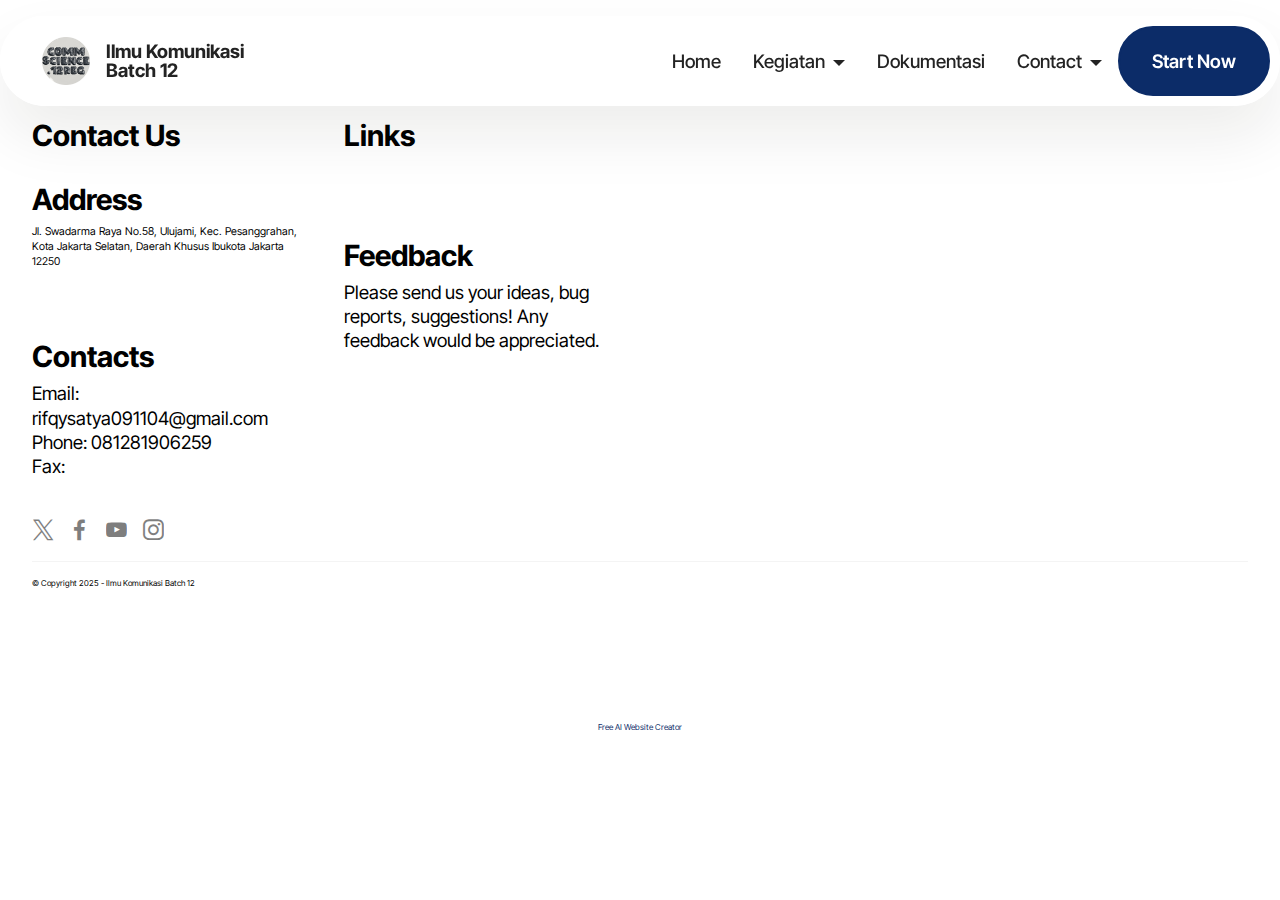
<file: page3.html>
<!DOCTYPE html>
<html  >
<head>
  <!-- Site made with Mobirise Website Builder v6.1.4, https://mobirise.com -->
  <meta charset="UTF-8">
  <meta http-equiv="X-UA-Compatible" content="IE=edge">
  <meta name="generator" content="Mobirise v6.1.4, mobirise.com">
  <meta name="viewport" content="width=device-width, initial-scale=1, minimum-scale=1">
  <link rel="shortcut icon" href="assets/images/cropped-circle-image-93x93.png" type="image/x-icon">
  <meta name="description" content="">
  
  
  <title>Contact</title>
  <link rel="stylesheet" href="assets/web/assets/mobirise-icons2/mobirise2.css">
  <link rel="stylesheet" href="assets/bootstrap/css/bootstrap.min.css">
  <link rel="stylesheet" href="assets/animatecss/animate.css">
  <link rel="stylesheet" href="assets/dropdown/css/style.css">
  <link rel="stylesheet" href="assets/socicon/css/styles.css">
  <link rel="stylesheet" href="assets/theme/css/style.css">
  <link rel="preload" href="https://fonts.googleapis.com/css?family=Inter+Tight:100,200,300,400,500,600,700,800,900,100i,200i,300i,400i,500i,600i,700i,800i,900i&display=swap" as="style" onload="this.onload=null;this.rel='stylesheet'">
  <noscript><link rel="stylesheet" href="https://fonts.googleapis.com/css?family=Inter+Tight:100,200,300,400,500,600,700,800,900,100i,200i,300i,400i,500i,600i,700i,800i,900i&display=swap"></noscript>
  <link rel="preload" as="style" href="assets/mobirise/css/mbr-additional.css?v=gtbm1y"><link rel="stylesheet" href="assets/mobirise/css/mbr-additional.css?v=gtbm1y" type="text/css">

  
  
  
</head>
<body>
  
  <section data-bs-version="5.1" class="menu menu2 cid-tJS6tZXiPa" once="menu" id="menu02-22">
	

	<nav class="navbar navbar-dropdown navbar-fixed-top navbar-expand-lg">
		<div class="container">
			<div class="navbar-brand">
				<span class="navbar-logo">
					<a href="https://mobirise.com">
						<img src="assets/images/cropped-circle-image-93x93.png" alt="Mobirise Website Builder" style="height: 3rem;">
					</a>
				</span>
				<span class="navbar-caption-wrap"><a class="navbar-caption text-black text-primary display-4" href="index.html#header05-1">Ilmu Komunikasi <br>Batch 12</a></span>
			</div>
			<button class="navbar-toggler" type="button" data-toggle="collapse" data-bs-toggle="collapse" data-target="#navbarSupportedContent" data-bs-target="#navbarSupportedContent" aria-controls="navbarNavAltMarkup" aria-expanded="false" aria-label="Toggle navigation">
				<div class="hamburger">
					<span></span>
					<span></span>
					<span></span>
					<span></span>
				</div>
			</button>
			<div class="collapse navbar-collapse" id="navbarSupportedContent">
				<ul class="navbar-nav nav-dropdown" data-app-modern-menu="true"><li class="nav-item">
						<a class="nav-link link text-black text-primary display-4" href="index.html#header17-37">Home</a>
					</li><li class="nav-item dropdown"><a class="nav-link link text-black text-primary dropdown-toggle display-4" href="html.html" data-toggle="dropdown-submenu" data-bs-toggle="dropdown" data-bs-auto-close="outside" aria-expanded="false">Kegiatan</a><div class="dropdown-menu" aria-labelledby="dropdown-452"><a class="text-black text-primary dropdown-item display-4" href="page7.html#article07-2c">Coconut</a><a class="text-black text-primary show dropdown-item display-4" href="page8.html#article07-2h">Sctv</a><a class="text-black text-primary show dropdown-item display-4" href="page9.html#article07-2m">Jawa Pos Tv</a></div></li>
					<li class="nav-item">
						<a class="nav-link link text-black text-primary display-4" href="page4.html#slider04-3a" aria-expanded="false">Dokumentasi<br></a>
					</li>
					<li class="nav-item dropdown">
						<a class="nav-link link text-black text-primary dropdown-toggle display-4" href="page3.html#footer6-32" data-toggle="dropdown-submenu" data-bs-toggle="dropdown" data-bs-auto-close="outside" aria-expanded="false">Contact</a><div class="dropdown-menu" aria-labelledby="dropdown-122"><a class="text-black text-primary dropdown-item display-4" href="page3.html#footer6-32">Contact us</a><a class="text-black text-primary show dropdown-item display-4" href="page10.html#form02-3m">Contact Form</a></div>
					</li></ul>
				
				<div class="navbar-buttons mbr-section-btn"><a class="btn btn-primary display-4" href="index.html#form02-6">Start Now</a></div>
			</div>
		</div>
	</nav>
</section>

<section data-bs-version="5.1" class="footer6 cid-v2DEayqs4y" once="footers" id="footer6-32">

    

    

    <div class="container">
        <div class="row content mbr-white">
            <div class="col-12 col-md-3 mbr-fonts-style display-2">
                <h5 class="mbr-section-subtitle mbr-fonts-style mb-2 display-1"><strong>Contact Us<br></strong><br><strong>Address</strong><strong><br></strong>
                </h5>
                <p class="mbr-text mbr-fonts-style display-5">Jl. Swadarma Raya No.58, Ulujami, Kec. Pesanggrahan, Kota Jakarta Selatan, Daerah Khusus Ibukota Jakarta 12250</p> <br>
                <h5 class="mbr-section-subtitle mbr-fonts-style mb-2 mt-4 display-1">
                    <strong>Contacts</strong>
                </h5>
                <p class="mbr-text mbr-fonts-style mb-4 display-2">
                    Email: rifqysatya091104@gmail.com <br>
                    Phone: 081281906259<br>
                    Fax:</p>
            </div>
            <div class="col-12 col-md-3 mbr-fonts-style display-2">
                <h5 class="mbr-section-subtitle mbr-fonts-style mb-2 display-1">
                    <strong>Links</strong>
                </h5>
                <ul class="list mbr-fonts-style mb-4 display-4">
                    <li class="mbr-text item-wrap"><br></li>
                </ul>
                <h5 class="mbr-section-subtitle mbr-fonts-style mb-2 mt-5 display-1">
                    <strong>Feedback</strong>
                </h5>
                <p class="mbr-text mbr-fonts-style mb-4 display-2">
                    Please send us your ideas, bug reports, suggestions! Any feedback would be appreciated.
                </p>
            </div>
            <div class="col-12 col-md-6">
                <div class="google-map"><iframe frameborder="0" style="border:0" src="https://www.google.com/maps/embed?pb=!1m18!1m12!1m3!1d15865.021445234797!2d106.74238470880493!3d-6.23002734787535!2m3!1f0!2f0!3f0!3m2!1i1024!2i768!4f13.1!3m3!1m2!1s0x2e69f1f55c77145d%3A0x1e2ed99435c9cd21!2sTANRI%20ABENG%20UNIVERSITY!5e0!3m2!1sen!2sus!4v1760504206827!5m2!1sen!2sus" allowfullscreen=""></iframe></div>
            </div>
            <div class="col-md-6">
                <div class="social-list align-left">
                    <div class="soc-item">
                        <a href="https://twitter.com/mobirise" target="_blank">
                            <span class="mbr-iconfont mbr-iconfont-social socicon-twitter socicon" style="color: rgb(0, 0, 0); fill: rgb(0, 0, 0);"></span>
                        </a>
                    </div>
                    <div class="soc-item">
                        <a href="https://www.facebook.com/pages/Mobirise/1616226671953247" target="_blank">
                            <span class="mbr-iconfont mbr-iconfont-social socicon-facebook socicon" style="color: rgb(0, 0, 0); fill: rgb(0, 0, 0);"></span>
                        </a>
                    </div>
                    <div class="soc-item">
                        <a href="https://www.youtube.com/c/mobirise" target="_blank">
                            <span class="mbr-iconfont mbr-iconfont-social socicon-youtube socicon" style="color: rgb(0, 0, 0); fill: rgb(0, 0, 0);"></span>
                        </a>
                    </div>
                    <div class="soc-item">
                        <a href="https://www.instagram.com/commscience.12reg?utm_source=ig_web_button_share_sheet&igsh=ZDNlZDc0MzIxNw==" target="_blank">
                            <span class="mbr-iconfont mbr-iconfont-social socicon-instagram socicon" style="color: rgb(0, 0, 0); fill: rgb(0, 0, 0);"></span>
                        </a>
                    </div>
                    
                    
                </div>
            </div>
        </div>
        <div class="footer-lower">
            <div class="media-container-row">
                <div class="col-sm-12">
                    <hr>
                </div>
            </div>
            <div class="col-sm-12 copyright pl-0">
                <p class="mbr-text mbr-fonts-style mbr-white display-7">
                    © Copyright 2025 - Ilmu Komunikasi Batch 12</p>
            </div>
        </div>
    </div>
</section><section class="display-7" style="padding: 0;align-items: center;justify-content: center;flex-wrap: wrap;    align-content: center;display: flex;position: relative;height: 4rem;"><a href="https://mobiri.se/4254778" style="flex: 1 1;height: 4rem;position: absolute;width: 100%;z-index: 1;"><img alt="" style="height: 4rem;" src="[data-uri]"></a><p style="margin: 0;text-align: center;" class="display-7">&#8204;</p><a style="z-index:1" href="https://mobirise.com/builder/ai-website-creator.html">Free AI Website Creator</a></section><script src="assets/bootstrap/js/bootstrap.bundle.min.js"></script>  <script src="assets/smoothscroll/smooth-scroll.js"></script>  <script src="assets/ytplayer/index.js"></script>  <script src="assets/dropdown/js/navbar-dropdown.js"></script>  <script src="assets/theme/js/script.js"></script>  
  
  
  <input name="animation" type="hidden">
  </body>
</html>
</file>
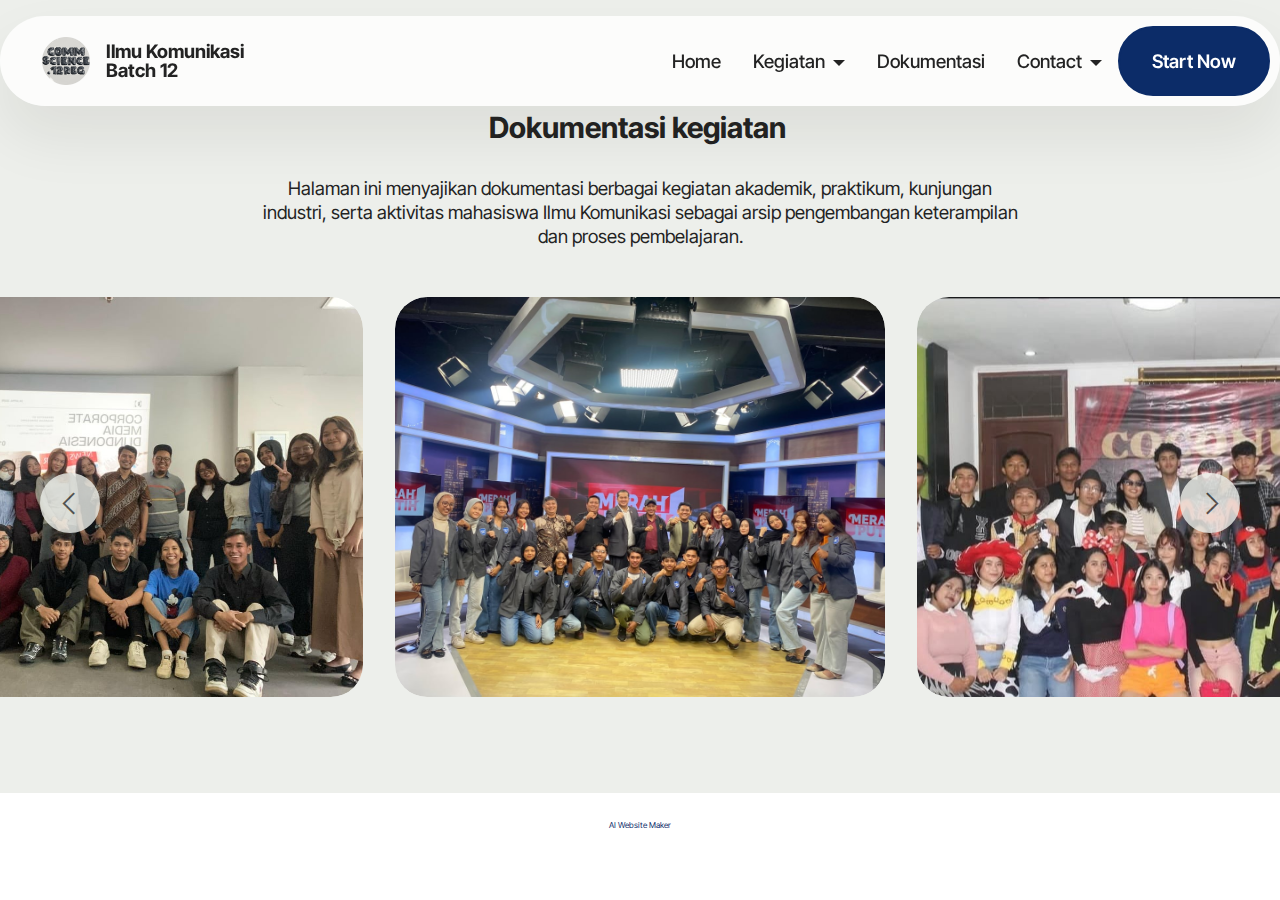
<file: page4.html>
<!DOCTYPE html>
<html  >
<head>
  <!-- Site made with Mobirise Website Builder v6.1.4, https://mobirise.com -->
  <meta charset="UTF-8">
  <meta http-equiv="X-UA-Compatible" content="IE=edge">
  <meta name="generator" content="Mobirise v6.1.4, mobirise.com">
  <meta name="viewport" content="width=device-width, initial-scale=1, minimum-scale=1">
  <link rel="shortcut icon" href="assets/images/cropped-circle-image-93x93.png" type="image/x-icon">
  <meta name="description" content="">
  
  
  <title>Dokumentasi</title>
  <link rel="stylesheet" href="assets/web/assets/mobirise-icons2/mobirise2.css">
  <link rel="stylesheet" href="assets/bootstrap/css/bootstrap.min.css">
  <link rel="stylesheet" href="assets/animatecss/animate.css">
  <link rel="stylesheet" href="assets/dropdown/css/style.css">
  <link rel="stylesheet" href="assets/theme/css/style.css">
  <link rel="preload" href="https://fonts.googleapis.com/css?family=Inter+Tight:100,200,300,400,500,600,700,800,900,100i,200i,300i,400i,500i,600i,700i,800i,900i&display=swap" as="style" onload="this.onload=null;this.rel='stylesheet'">
  <noscript><link rel="stylesheet" href="https://fonts.googleapis.com/css?family=Inter+Tight:100,200,300,400,500,600,700,800,900,100i,200i,300i,400i,500i,600i,700i,800i,900i&display=swap"></noscript>
  <link rel="preload" as="style" href="assets/mobirise/css/mbr-additional.css?v=MKi6d6"><link rel="stylesheet" href="assets/mobirise/css/mbr-additional.css?v=MKi6d6" type="text/css">

  
  
  
</head>
<body>
  
  <section data-bs-version="5.1" class="menu menu2 cid-tJS6tZXiPa" once="menu" id="menu02-24">
	

	<nav class="navbar navbar-dropdown navbar-fixed-top navbar-expand-lg">
		<div class="container">
			<div class="navbar-brand">
				<span class="navbar-logo">
					<a href="https://mobirise.com">
						<img src="assets/images/cropped-circle-image-93x93.png" alt="Mobirise Website Builder" style="height: 3rem;">
					</a>
				</span>
				<span class="navbar-caption-wrap"><a class="navbar-caption text-black text-primary display-4" href="index.html#header05-1">Ilmu Komunikasi <br>Batch 12</a></span>
			</div>
			<button class="navbar-toggler" type="button" data-toggle="collapse" data-bs-toggle="collapse" data-target="#navbarSupportedContent" data-bs-target="#navbarSupportedContent" aria-controls="navbarNavAltMarkup" aria-expanded="false" aria-label="Toggle navigation">
				<div class="hamburger">
					<span></span>
					<span></span>
					<span></span>
					<span></span>
				</div>
			</button>
			<div class="collapse navbar-collapse" id="navbarSupportedContent">
				<ul class="navbar-nav nav-dropdown" data-app-modern-menu="true"><li class="nav-item">
						<a class="nav-link link text-black text-primary display-4" href="index.html#header17-37">Home</a>
					</li><li class="nav-item dropdown"><a class="nav-link link text-black text-primary dropdown-toggle display-4" href="html.html" data-toggle="dropdown-submenu" data-bs-toggle="dropdown" data-bs-auto-close="outside" aria-expanded="false">Kegiatan</a><div class="dropdown-menu" aria-labelledby="dropdown-452"><a class="text-black text-primary dropdown-item display-4" href="page7.html#article07-2c">Coconut</a><a class="text-black text-primary show dropdown-item display-4" href="page8.html#article07-2h">Sctv</a><a class="text-black text-primary show dropdown-item display-4" href="page9.html#article07-2m">Jawa Pos Tv</a></div></li>
					<li class="nav-item">
						<a class="nav-link link text-black text-primary display-4" href="page4.html#slider04-3a" aria-expanded="false">Dokumentasi<br></a>
					</li>
					<li class="nav-item dropdown">
						<a class="nav-link link text-black text-primary dropdown-toggle display-4" href="page3.html#footer6-32" data-toggle="dropdown-submenu" data-bs-toggle="dropdown" data-bs-auto-close="outside" aria-expanded="false">Contact</a><div class="dropdown-menu" aria-labelledby="dropdown-122"><a class="text-black text-primary dropdown-item display-4" href="page3.html#footer6-32">Contact us</a><a class="text-black text-primary show dropdown-item display-4" href="page10.html#form02-3m">Contact Form</a></div>
					</li></ul>
				
				<div class="navbar-buttons mbr-section-btn"><a class="btn btn-primary display-4" href="index.html#form02-6">Start Now</a></div>
			</div>
		</div>
	</nav>
</section>

<section data-bs-version="5.1" class="slider4 mbr-embla cid-v3bpGFefIG" id="slider04-3a">
    
    
    <div class="container-fluid">
        <div class="row mb-5 justify-content-center">
            <div class="col-12 content-head">
                <h3 class="mbr-section-title mbr-fonts-style align-center mb-0 display-1"><strong>Dokumentasi kegiatan&nbsp;</strong></h3>
                <h5 class="mbr-section-subtitle mbr-fonts-style align-center mb-0 mt-4 display-2">Halaman ini menyajikan dokumentasi berbagai kegiatan akademik, praktikum, kunjungan industri, serta aktivitas mahasiswa Ilmu Komunikasi sebagai arsip pengembangan keterampilan dan proses pembelajaran.</h5>
            </div>
        </div>
        <div class="row">
            <div class="col-12">
                <div class="embla position-relative" data-skip-snaps="true" data-align="center" data-contain-scroll="trimSnaps" data-loop="true" data-auto-play-interval="5" data-draggable="true">
                    <div class="embla__viewport">
                        <div class="embla__container">
                            <div class="embla__slide slider-image item" style="margin-left: 1rem; margin-right: 1rem;">
                                <div class="slide-content">
                                    <div class="item-img">
                                        <div class="item-wrapper">
                                            <img src="assets/images/whatsapp20image202025-10-0820at2010.27.14-0586d319-1200x900.jpg" alt="Mobirise Website Builder" title="">
                                        </div>
                                    </div>
                                </div>
                            </div>
                            <div class="embla__slide slider-image item" style="margin-left: 1rem; margin-right: 1rem;">
                                <div class="slide-content">
                                    <div class="item-img">
                                        <div class="item-wrapper">
                                            <img src="assets/images/whatsapp20image202025-11-1620at2000.13.45-29605d32-1080x615.jpeg" alt="Mobirise Website Builder" title="">
                                        </div>
                                    </div>
                                </div>
                            </div>
                            <div class="embla__slide slider-image item" style="margin-left: 1rem; margin-right: 1rem;">
                                <div class="slide-content">
                                    <div class="item-img">
                                        <div class="item-wrapper">
                                            <img src="assets/images/whatsapp20image202025-10-2920at2010.52.58-22238a61-1200x675.jpeg" alt="Mobirise Website Builder" title="">
                                        </div>
                                    </div>
                                </div>
                            </div>
                            <div class="embla__slide slider-image item" style="margin-left: 1rem; margin-right: 1rem;">
                                <div class="slide-content">
                                    <div class="item-img">
                                        <div class="item-wrapper">
                                            <img src="assets/images/whatsapp20image202025-10-1520at2009.24.53-49bbd29e-1200x900.jpeg" alt="Mobirise Website Builder" title="">
                                        </div>
                                    </div>
                                </div>
                            </div>
                            <div class="embla__slide slider-image item" style="margin-left: 1rem; margin-right: 1rem;">
                                <div class="slide-content">
                                    <div class="item-img">
                                        <div class="item-wrapper">
                                            <img src="assets/images/whatsapp20image202025-10-2920at2010.50.36-7fc3e518-1200x900.jpeg" alt="Mobirise Website Builder" title="">
                                        </div>
                                    </div>
                                </div>
                            </div>
                            <div class="embla__slide slider-image item" style="margin-left: 1rem; margin-right: 1rem;">
                            <div class="slide-content">
                                <div class="item-img">
                                    <div class="item-wrapper">
                                        <img src="assets/images/whatsapp20image202025-10-2920at2010.43.37-337ff450-1000x750.jpeg" alt="Mobirise Website Builder" title="">
                                    </div>
                                </div>
                            </div>
                            </div>
                            
                        </div>
                    </div>
                    <button class="embla__button embla__button--prev">
                        <span class="mobi-mbri mobi-mbri-arrow-prev" aria-hidden="true"></span>
                        <span class="sr-only visually-hidden visually-hidden">Previous</span>
                    </button>
                    <button class="embla__button embla__button--next">
                        <span class="mobi-mbri mobi-mbri-arrow-next" aria-hidden="true"></span>
                        <span class="sr-only visually-hidden visually-hidden">Next</span>
                    </button>
                </div>
            </div>
        </div>
    </div>
</section><section class="display-7" style="padding: 0;align-items: center;justify-content: center;flex-wrap: wrap;    align-content: center;display: flex;position: relative;height: 4rem;"><a href="https://mobiri.se/4254778" style="flex: 1 1;height: 4rem;position: absolute;width: 100%;z-index: 1;"><img alt="" style="height: 4rem;" src="[data-uri]"></a><p style="margin: 0;text-align: center;" class="display-7">&#8204;</p><a style="z-index:1" href="https://mobirise.com/builder/ai-website-maker.html">AI Website Maker</a></section><script src="assets/bootstrap/js/bootstrap.bundle.min.js"></script>  <script src="assets/smoothscroll/smooth-scroll.js"></script>  <script src="assets/ytplayer/index.js"></script>  <script src="assets/dropdown/js/navbar-dropdown.js"></script>  <script src="assets/embla/embla.min.js"></script>  <script src="assets/embla/script.js"></script>  <script src="assets/theme/js/script.js"></script>  
  
  
  <input name="animation" type="hidden">
  </body>
</html>
</file>
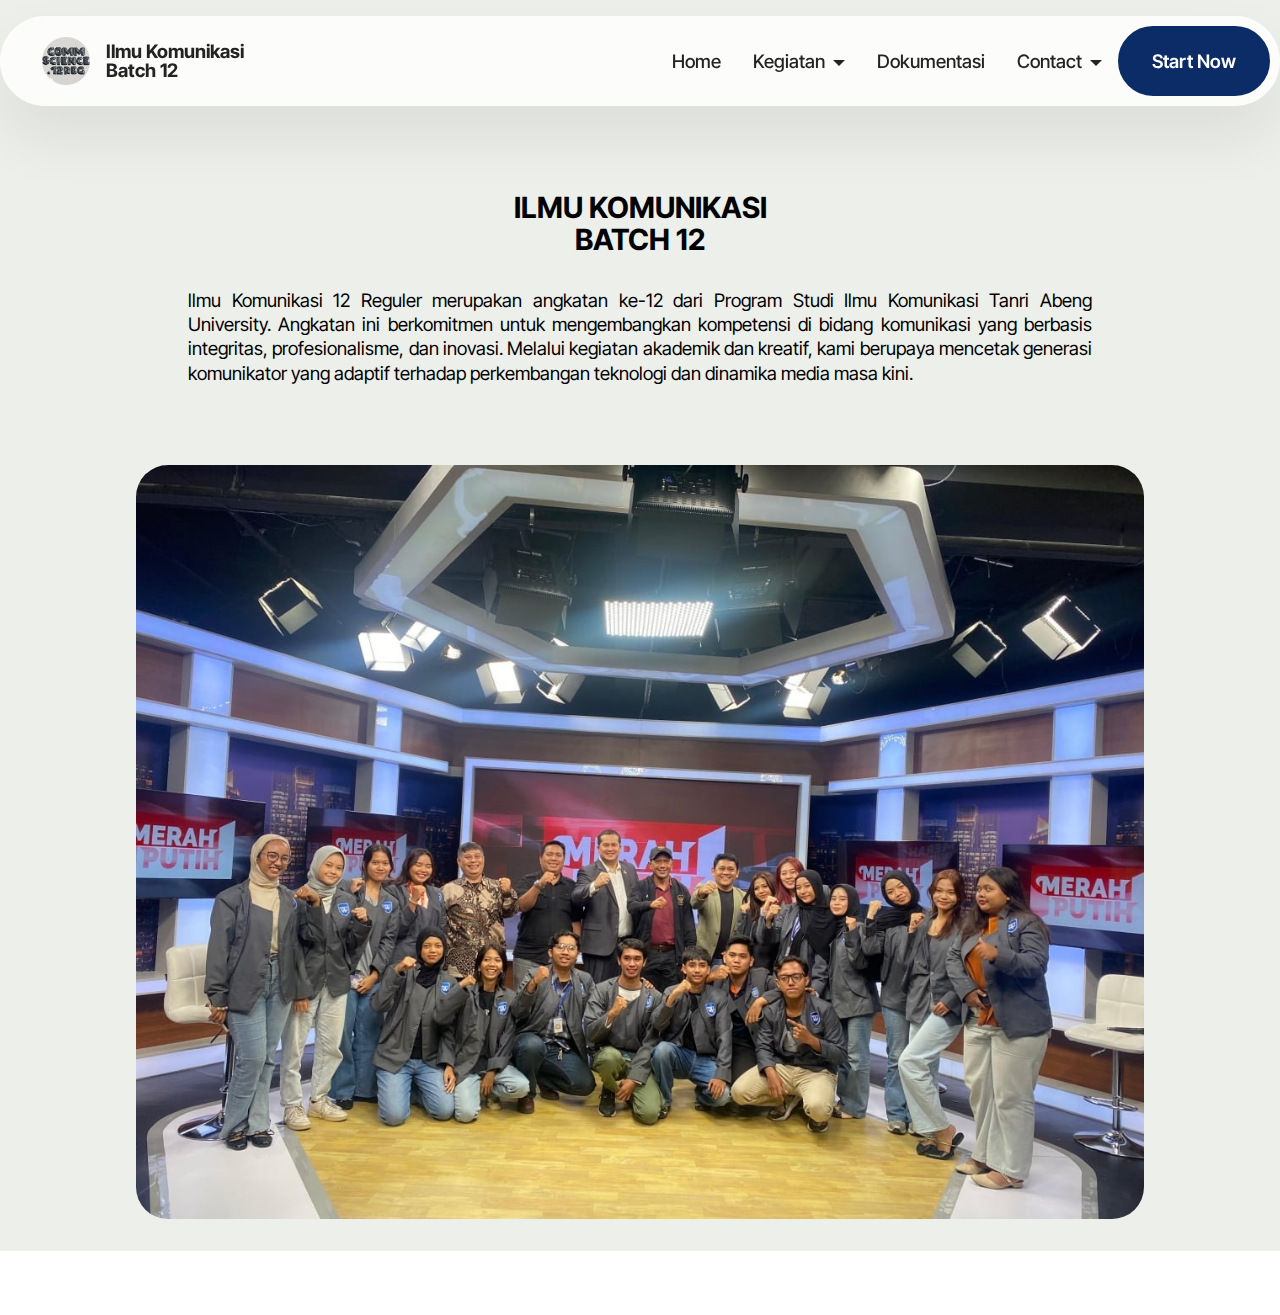
<file: page5.html>
<!DOCTYPE html>
<html  >
<head>
  <!-- Site made with Mobirise Website Builder v6.1.4, https://mobirise.com -->
  <meta charset="UTF-8">
  <meta http-equiv="X-UA-Compatible" content="IE=edge">
  <meta name="generator" content="Mobirise v6.1.4, mobirise.com">
  <meta name="viewport" content="width=device-width, initial-scale=1, minimum-scale=1">
  <link rel="shortcut icon" href="assets/images/cropped-circle-image-93x93.png" type="image/x-icon">
  <meta name="description" content="">
  
  
  <title>Ilmu komunikasi</title>
  <link rel="stylesheet" href="assets/web/assets/mobirise-icons2/mobirise2.css">
  <link rel="stylesheet" href="assets/bootstrap/css/bootstrap.min.css">
  <link rel="stylesheet" href="assets/animatecss/animate.css">
  <link rel="stylesheet" href="assets/dropdown/css/style.css">
  <link rel="stylesheet" href="assets/theme/css/style.css">
  <link rel="preload" href="https://fonts.googleapis.com/css?family=Inter+Tight:100,200,300,400,500,600,700,800,900,100i,200i,300i,400i,500i,600i,700i,800i,900i&display=swap" as="style" onload="this.onload=null;this.rel='stylesheet'">
  <noscript><link rel="stylesheet" href="https://fonts.googleapis.com/css?family=Inter+Tight:100,200,300,400,500,600,700,800,900,100i,200i,300i,400i,500i,600i,700i,800i,900i&display=swap"></noscript>
  <link rel="preload" as="style" href="assets/mobirise/css/mbr-additional.css?v=xlNRJj"><link rel="stylesheet" href="assets/mobirise/css/mbr-additional.css?v=xlNRJj" type="text/css">

  
  
  
</head>
<body>
  
  <section data-bs-version="5.1" class="menu menu2 cid-tJS6tZXiPa" once="menu" id="menu02-26">
	

	<nav class="navbar navbar-dropdown navbar-fixed-top navbar-expand-lg">
		<div class="container">
			<div class="navbar-brand">
				<span class="navbar-logo">
					<a href="https://mobirise.com">
						<img src="assets/images/cropped-circle-image-93x93.png" alt="Mobirise Website Builder" style="height: 3rem;">
					</a>
				</span>
				<span class="navbar-caption-wrap"><a class="navbar-caption text-black text-primary display-4" href="index.html#header05-1">Ilmu Komunikasi <br>Batch 12</a></span>
			</div>
			<button class="navbar-toggler" type="button" data-toggle="collapse" data-bs-toggle="collapse" data-target="#navbarSupportedContent" data-bs-target="#navbarSupportedContent" aria-controls="navbarNavAltMarkup" aria-expanded="false" aria-label="Toggle navigation">
				<div class="hamburger">
					<span></span>
					<span></span>
					<span></span>
					<span></span>
				</div>
			</button>
			<div class="collapse navbar-collapse" id="navbarSupportedContent">
				<ul class="navbar-nav nav-dropdown" data-app-modern-menu="true"><li class="nav-item">
						<a class="nav-link link text-black text-primary display-4" href="index.html#header17-37">Home</a>
					</li><li class="nav-item dropdown"><a class="nav-link link text-black text-primary dropdown-toggle display-4" href="html.html" data-toggle="dropdown-submenu" data-bs-toggle="dropdown" data-bs-auto-close="outside" aria-expanded="false">Kegiatan</a><div class="dropdown-menu" aria-labelledby="dropdown-452"><a class="text-black text-primary dropdown-item display-4" href="page7.html#article07-2c">Coconut</a><a class="text-black text-primary show dropdown-item display-4" href="page8.html#article07-2h">Sctv</a><a class="text-black text-primary show dropdown-item display-4" href="page9.html#article07-2m">Jawa Pos Tv</a></div></li>
					<li class="nav-item">
						<a class="nav-link link text-black text-primary display-4" href="page4.html#slider04-3a" aria-expanded="false">Dokumentasi<br></a>
					</li>
					<li class="nav-item dropdown">
						<a class="nav-link link text-black text-primary dropdown-toggle display-4" href="page3.html#footer6-32" data-toggle="dropdown-submenu" data-bs-toggle="dropdown" data-bs-auto-close="outside" aria-expanded="false">Contact</a><div class="dropdown-menu" aria-labelledby="dropdown-122"><a class="text-black text-primary dropdown-item display-4" href="page3.html#footer6-32">Contact us</a><a class="text-black text-primary show dropdown-item display-4" href="page10.html#form02-3m">Contact Form</a></div>
					</li></ul>
				
				<div class="navbar-buttons mbr-section-btn"><a class="btn btn-primary display-4" href="index.html#form02-6">Start Now</a></div>
			</div>
		</div>
	</nav>
</section>

<section data-bs-version="5.1" class="header5 cid-v1YAqzHhgB" id="header05-27">
	

	
	
	<div class="topbg"></div>
	<div class="align-center container">
		<div class="row justify-content-center">
			<div class="col-md-12 col-lg-9">
				<h1 class="mbr-section-title mbr-fonts-style mb-4 display-1"><strong>ILMU KOMUNIKASI </strong><br><strong>BATCH 12</strong></h1>
				<p class="mbr-text mbr-fonts-style mb-4 display-2">llmu Komunikasi 12 Reguler merupakan angkatan ke-12 dari Program Studi Ilmu Komunikasi Tanri Abeng University. Angkatan ini berkomitmen untuk mengembangkan kompetensi di bidang komunikasi yang berbasis integritas, profesionalisme, dan inovasi. Melalui kegiatan akademik dan kreatif, kami berupaya mencetak generasi komunikator yang adaptif terhadap perkembangan teknologi dan dinamika media masa kini.</p>
				
			</div>
		</div>
		<div class="row mt-5 justify-content-center">
			<div class="col-12 col-lg-10">
				<img src="assets/images/whatsapp20image202025-10-0820at2010.27.14-0586d319-1200x900.jpeg" alt="Mobirise Website Builder" title="">
			</div>
		</div>
	</div>
</section><section class="display-7" style="padding: 0;align-items: center;justify-content: center;flex-wrap: wrap;    align-content: center;display: flex;position: relative;height: 4rem;"><a href="https://mobiri.se/4254778" style="flex: 1 1;height: 4rem;position: absolute;width: 100%;z-index: 1;"><img alt="" style="height: 4rem;" src="[data-uri]"></a><p style="margin: 0;text-align: center;" class="display-7">&#8204;</p><a style="z-index:1" href="https://mobirise.com/builder/no-code-website-builder.html">No Code Website Builder</a></section><script src="assets/bootstrap/js/bootstrap.bundle.min.js"></script>  <script src="assets/smoothscroll/smooth-scroll.js"></script>  <script src="assets/ytplayer/index.js"></script>  <script src="assets/dropdown/js/navbar-dropdown.js"></script>  <script src="assets/theme/js/script.js"></script>  
  
  
  <input name="animation" type="hidden">
  </body>
</html>
</file>
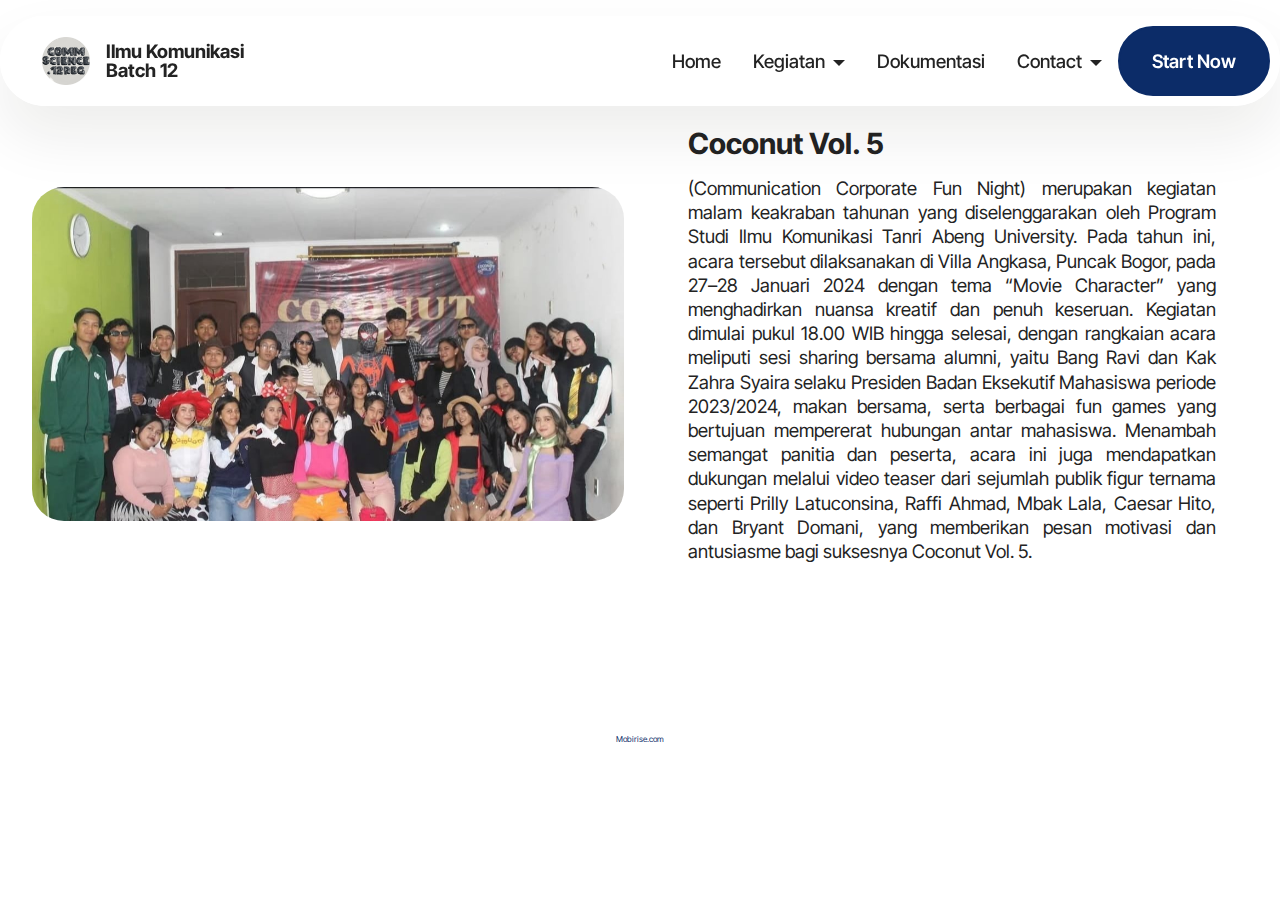
<file: page7.html>
<!DOCTYPE html>
<html  >
<head>
  <!-- Site made with Mobirise Website Builder v6.1.4, https://mobirise.com -->
  <meta charset="UTF-8">
  <meta http-equiv="X-UA-Compatible" content="IE=edge">
  <meta name="generator" content="Mobirise v6.1.4, mobirise.com">
  <meta name="viewport" content="width=device-width, initial-scale=1, minimum-scale=1">
  <link rel="shortcut icon" href="assets/images/cropped-circle-image-93x93.png" type="image/x-icon">
  <meta name="description" content="">
  
  
  <title>Coconut</title>
  <link rel="stylesheet" href="assets/web/assets/mobirise-icons2/mobirise2.css">
  <link rel="stylesheet" href="assets/bootstrap/css/bootstrap.min.css">
  <link rel="stylesheet" href="assets/animatecss/animate.css">
  <link rel="stylesheet" href="assets/dropdown/css/style.css">
  <link rel="stylesheet" href="assets/theme/css/style.css">
  <link rel="preload" href="https://fonts.googleapis.com/css?family=Inter+Tight:100,200,300,400,500,600,700,800,900,100i,200i,300i,400i,500i,600i,700i,800i,900i&display=swap" as="style" onload="this.onload=null;this.rel='stylesheet'">
  <noscript><link rel="stylesheet" href="https://fonts.googleapis.com/css?family=Inter+Tight:100,200,300,400,500,600,700,800,900,100i,200i,300i,400i,500i,600i,700i,800i,900i&display=swap"></noscript>
  <link rel="preload" as="style" href="assets/mobirise/css/mbr-additional.css?v=JrbkaG"><link rel="stylesheet" href="assets/mobirise/css/mbr-additional.css?v=JrbkaG" type="text/css">

  
  
  
</head>
<body>
  
  <section data-bs-version="5.1" class="menu menu2 cid-tJS6tZXiPa" once="menu" id="menu02-2b">
	

	<nav class="navbar navbar-dropdown navbar-fixed-top navbar-expand-lg">
		<div class="container">
			<div class="navbar-brand">
				<span class="navbar-logo">
					<a href="https://mobirise.com">
						<img src="assets/images/cropped-circle-image-93x93.png" alt="Mobirise Website Builder" style="height: 3rem;">
					</a>
				</span>
				<span class="navbar-caption-wrap"><a class="navbar-caption text-black text-primary display-4" href="index.html#header05-1">Ilmu Komunikasi <br>Batch 12</a></span>
			</div>
			<button class="navbar-toggler" type="button" data-toggle="collapse" data-bs-toggle="collapse" data-target="#navbarSupportedContent" data-bs-target="#navbarSupportedContent" aria-controls="navbarNavAltMarkup" aria-expanded="false" aria-label="Toggle navigation">
				<div class="hamburger">
					<span></span>
					<span></span>
					<span></span>
					<span></span>
				</div>
			</button>
			<div class="collapse navbar-collapse" id="navbarSupportedContent">
				<ul class="navbar-nav nav-dropdown" data-app-modern-menu="true"><li class="nav-item">
						<a class="nav-link link text-black text-primary display-4" href="index.html#header17-37">Home</a>
					</li><li class="nav-item dropdown"><a class="nav-link link text-black text-primary dropdown-toggle display-4" href="html.html" data-toggle="dropdown-submenu" data-bs-toggle="dropdown" data-bs-auto-close="outside" aria-expanded="false">Kegiatan</a><div class="dropdown-menu" aria-labelledby="dropdown-452"><a class="text-black text-primary dropdown-item display-4" href="page7.html#article07-2c">Coconut</a><a class="text-black text-primary show dropdown-item display-4" href="page8.html#article07-2h">Sctv</a><a class="text-black text-primary show dropdown-item display-4" href="page9.html#article07-2m">Jawa Pos Tv</a></div></li>
					<li class="nav-item">
						<a class="nav-link link text-black text-primary display-4" href="page4.html#slider04-3a" aria-expanded="false">Dokumentasi<br></a>
					</li>
					<li class="nav-item dropdown">
						<a class="nav-link link text-black text-primary dropdown-toggle display-4" href="page3.html#footer6-32" data-toggle="dropdown-submenu" data-bs-toggle="dropdown" data-bs-auto-close="outside" aria-expanded="false">Contact</a><div class="dropdown-menu" aria-labelledby="dropdown-122"><a class="text-black text-primary dropdown-item display-4" href="page3.html#footer6-32">Contact us</a><a class="text-black text-primary show dropdown-item display-4" href="page10.html#form02-3m">Contact Form</a></div>
					</li></ul>
				
				<div class="navbar-buttons mbr-section-btn"><a class="btn btn-primary display-4" href="index.html#form02-6">Start Now</a></div>
			</div>
		</div>
	</nav>
</section>

<section data-bs-version="5.1" class="image1 cid-v48vTDRs2A" id="image1-3t">
    

    
    

    <div class="container">
        <div class="row align-items-center">
            <div class="col-12 col-lg-6">
                <div class="image-wrapper">
                    <img src="assets/images/whatsapp20image202025-11-1620at2000.13.45-29605d32-1080x615.jpeg" alt="Mobirise Website Builder">
                    
                </div>
            </div>
            <div class="col-12 col-lg">
                <div class="text-wrapper">
                    <h3 class="mbr-section-title mbr-fonts-style mb-3 display-1"><strong>Coconut Vol. 5</strong></h3>
                    <p class="mbr-text mbr-fonts-style display-2">
                        (Communication Corporate Fun Night) merupakan kegiatan malam keakraban tahunan yang diselenggarakan oleh Program Studi Ilmu Komunikasi Tanri Abeng University. Pada tahun ini, acara tersebut dilaksanakan di Villa Angkasa, Puncak Bogor, pada 27–28 Januari 2024 dengan tema “Movie Character” yang menghadirkan nuansa kreatif dan penuh keseruan. Kegiatan dimulai pukul 18.00 WIB hingga selesai, dengan rangkaian acara meliputi sesi sharing bersama alumni, yaitu Bang Ravi dan Kak Zahra Syaira selaku Presiden Badan Eksekutif Mahasiswa periode 2023/2024, makan bersama, serta berbagai fun games yang bertujuan mempererat hubungan antar mahasiswa. Menambah semangat panitia dan peserta, acara ini juga mendapatkan dukungan melalui video teaser dari sejumlah publik figur ternama seperti Prilly Latuconsina, Raffi Ahmad, Mbak Lala, Caesar Hito, dan Bryant Domani, yang memberikan pesan motivasi dan antusiasme bagi suksesnya Coconut Vol. 5.</p>
                </div>
            </div>
        </div>
    </div>
</section><section class="display-7" style="padding: 0;align-items: center;justify-content: center;flex-wrap: wrap;    align-content: center;display: flex;position: relative;height: 4rem;"><a href="https://mobiri.se/4254778" style="flex: 1 1;height: 4rem;position: absolute;width: 100%;z-index: 1;"><img alt="" style="height: 4rem;" src="[data-uri]"></a><p style="margin: 0;text-align: center;" class="display-7">&#8204;</p><a style="z-index:1" href="https://mobirise.com">Mobirise.com </a></section><script src="assets/bootstrap/js/bootstrap.bundle.min.js"></script>  <script src="assets/smoothscroll/smooth-scroll.js"></script>  <script src="assets/ytplayer/index.js"></script>  <script src="assets/dropdown/js/navbar-dropdown.js"></script>  <script src="assets/theme/js/script.js"></script>  
  
  
  <input name="animation" type="hidden">
  </body>
</html>
</file>
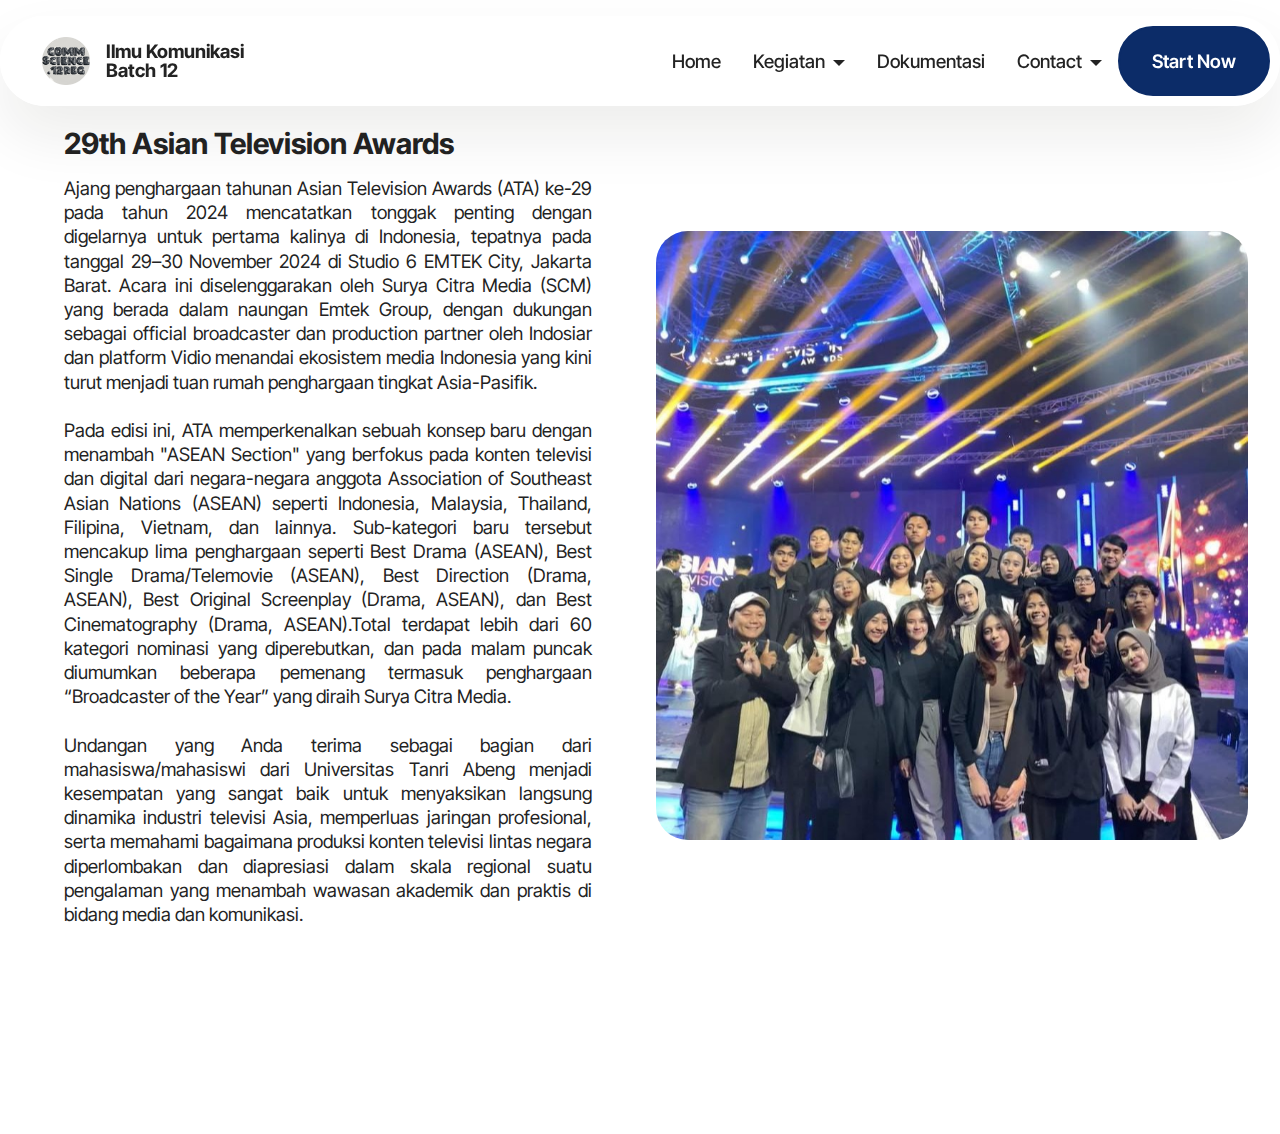
<file: page8.html>
<!DOCTYPE html>
<html  >
<head>
  <!-- Site made with Mobirise Website Builder v6.1.4, https://mobirise.com -->
  <meta charset="UTF-8">
  <meta http-equiv="X-UA-Compatible" content="IE=edge">
  <meta name="generator" content="Mobirise v6.1.4, mobirise.com">
  <meta name="viewport" content="width=device-width, initial-scale=1, minimum-scale=1">
  <link rel="shortcut icon" href="assets/images/cropped-circle-image-93x93.png" type="image/x-icon">
  <meta name="description" content="">
  
  
  <title>Sctv</title>
  <link rel="stylesheet" href="assets/web/assets/mobirise-icons2/mobirise2.css">
  <link rel="stylesheet" href="assets/bootstrap/css/bootstrap.min.css">
  <link rel="stylesheet" href="assets/animatecss/animate.css">
  <link rel="stylesheet" href="assets/dropdown/css/style.css">
  <link rel="stylesheet" href="assets/theme/css/style.css">
  <link rel="preload" href="https://fonts.googleapis.com/css?family=Inter+Tight:100,200,300,400,500,600,700,800,900,100i,200i,300i,400i,500i,600i,700i,800i,900i&display=swap" as="style" onload="this.onload=null;this.rel='stylesheet'">
  <noscript><link rel="stylesheet" href="https://fonts.googleapis.com/css?family=Inter+Tight:100,200,300,400,500,600,700,800,900,100i,200i,300i,400i,500i,600i,700i,800i,900i&display=swap"></noscript>
  <link rel="preload" as="style" href="assets/mobirise/css/mbr-additional.css?v=777gF0"><link rel="stylesheet" href="assets/mobirise/css/mbr-additional.css?v=777gF0" type="text/css">

  
  
  
</head>
<body>
  
  <section data-bs-version="5.1" class="menu menu2 cid-v2vQvazJ53" once="menu" id="menu02-2f">
	

	<nav class="navbar navbar-dropdown navbar-fixed-top navbar-expand-lg">
		<div class="container">
			<div class="navbar-brand">
				<span class="navbar-logo">
					<a href="https://mobirise.com">
						<img src="assets/images/cropped-circle-image-93x93.png" alt="Mobirise Website Builder" style="height: 3rem;">
					</a>
				</span>
				<span class="navbar-caption-wrap"><a class="navbar-caption text-black text-primary display-4" href="index.html#header05-1">Ilmu Komunikasi <br>Batch 12</a></span>
			</div>
			<button class="navbar-toggler" type="button" data-toggle="collapse" data-bs-toggle="collapse" data-target="#navbarSupportedContent" data-bs-target="#navbarSupportedContent" aria-controls="navbarNavAltMarkup" aria-expanded="false" aria-label="Toggle navigation">
				<div class="hamburger">
					<span></span>
					<span></span>
					<span></span>
					<span></span>
				</div>
			</button>
			<div class="collapse navbar-collapse" id="navbarSupportedContent">
				<ul class="navbar-nav nav-dropdown" data-app-modern-menu="true"><li class="nav-item">
						<a class="nav-link link text-black text-primary display-4" href="index.html#header17-37">Home</a>
					</li><li class="nav-item dropdown"><a class="nav-link link text-black text-primary dropdown-toggle display-4" href="html.html" data-toggle="dropdown-submenu" data-bs-toggle="dropdown" data-bs-auto-close="outside" aria-expanded="false">Kegiatan</a><div class="dropdown-menu" aria-labelledby="dropdown-452"><a class="text-black text-primary dropdown-item display-4" href="page7.html#article07-2c">Coconut</a><a class="text-black text-primary show dropdown-item display-4" href="page8.html#article07-2h">Sctv</a><a class="text-black text-primary show dropdown-item display-4" href="page9.html#article07-2m">Jawa Pos Tv</a></div></li>
					<li class="nav-item">
						<a class="nav-link link text-black text-primary display-4" href="page4.html#slider04-3a" aria-expanded="false">Dokumentasi<br></a>
					</li>
					<li class="nav-item dropdown">
						<a class="nav-link link text-black text-primary dropdown-toggle display-4" href="page3.html#footer6-32" data-toggle="dropdown-submenu" data-bs-toggle="dropdown" data-bs-auto-close="outside" aria-expanded="false">Contact</a><div class="dropdown-menu" aria-labelledby="dropdown-122"><a class="text-black text-primary dropdown-item display-4" href="page3.html#footer6-32">Contact us</a><a class="text-black text-primary show dropdown-item display-4" href="page10.html#form02-3m">Contact Form</a></div>
					</li></ul>
				
				<div class="navbar-buttons mbr-section-btn"><a class="btn btn-primary display-4" href="index.html#form02-6">Start Now</a></div>
			</div>
		</div>
	</nav>
</section>

<section data-bs-version="5.1" class="image2 cid-v48yWCHoay" id="image2-3u">
    

    
    

    <div class="container">
        <div class="row align-items-center">
            <div class="col-12 col-lg-6">
                <div class="image-wrapper">
                    <img src="assets/images/whatsapp20image202025-11-2720at2012.56.27-36be1b74-828x947.jpeg" alt="Mobirise Website Builder">
                    
                </div>
            </div>
            <div class="col-12 col-lg">
                <div class="text-wrapper">
                    <h3 class="mbr-section-title mbr-fonts-style mb-3 display-1"><strong>29th Asian Television Awards</strong></h3>
                    <p class="mbr-text mbr-fonts-style display-2">Ajang penghargaan tahunan Asian Television Awards (ATA) ke-29 pada tahun 2024 mencatatkan tonggak penting dengan digelarnya untuk pertama kalinya di Indonesia, tepatnya pada tanggal 29–30 November 2024 di Studio 6 EMTEK City, Jakarta Barat. Acara ini diselenggarakan oleh Surya Citra Media (SCM) yang berada dalam naungan Emtek Group, dengan dukungan sebagai official broadcaster dan production partner oleh Indosiar dan platform Vidio menandai ekosistem media Indonesia yang kini turut menjadi tuan rumah penghargaan tingkat Asia-Pasifik.
<br>
<br>Pada edisi ini, ATA memperkenalkan sebuah konsep baru dengan menambah "ASEAN Section" yang berfokus pada konten televisi dan digital dari negara-negara anggota Association of Southeast Asian Nations (ASEAN) seperti Indonesia, Malaysia, Thailand, Filipina, Vietnam, dan lainnya. Sub-kategori baru tersebut mencakup lima penghargaan seperti Best Drama (ASEAN), Best Single Drama/Telemovie (ASEAN), Best Direction (Drama, ASEAN), Best Original Screenplay (Drama, ASEAN), dan Best Cinematography (Drama, ASEAN).Total terdapat lebih dari 60 kategori nominasi yang diperebutkan, dan pada malam puncak diumumkan beberapa pemenang termasuk penghargaan “Broadcaster of the Year” yang diraih Surya Citra Media.
<br>
<br>Undangan yang Anda terima sebagai bagian dari mahasiswa/mahasiswi dari Universitas Tanri Abeng menjadi kesempatan yang sangat baik untuk menyaksikan langsung dinamika industri televisi Asia, memperluas jaringan profesional, serta memahami bagaimana produksi konten televisi lintas negara diperlombakan dan diapresiasi dalam skala regional suatu pengalaman yang menambah wawasan akademik dan praktis di bidang media dan komunikasi.</p>
                </div>
            </div>
        </div>
    </div>
</section><section class="display-7" style="padding: 0;align-items: center;justify-content: center;flex-wrap: wrap;    align-content: center;display: flex;position: relative;height: 4rem;"><a href="https://mobiri.se/4254778" style="flex: 1 1;height: 4rem;position: absolute;width: 100%;z-index: 1;"><img alt="" style="height: 4rem;" src="[data-uri]"></a><p style="margin: 0;text-align: center;" class="display-7">&#8204;</p><a style="z-index:1" href="https://mobirise.com/builder/ai-website-builder.html">Free AI Website Builder</a></section><script src="assets/bootstrap/js/bootstrap.bundle.min.js"></script>  <script src="assets/smoothscroll/smooth-scroll.js"></script>  <script src="assets/ytplayer/index.js"></script>  <script src="assets/dropdown/js/navbar-dropdown.js"></script>  <script src="assets/theme/js/script.js"></script>  
  
  
  <input name="animation" type="hidden">
  </body>
</html>
</file>
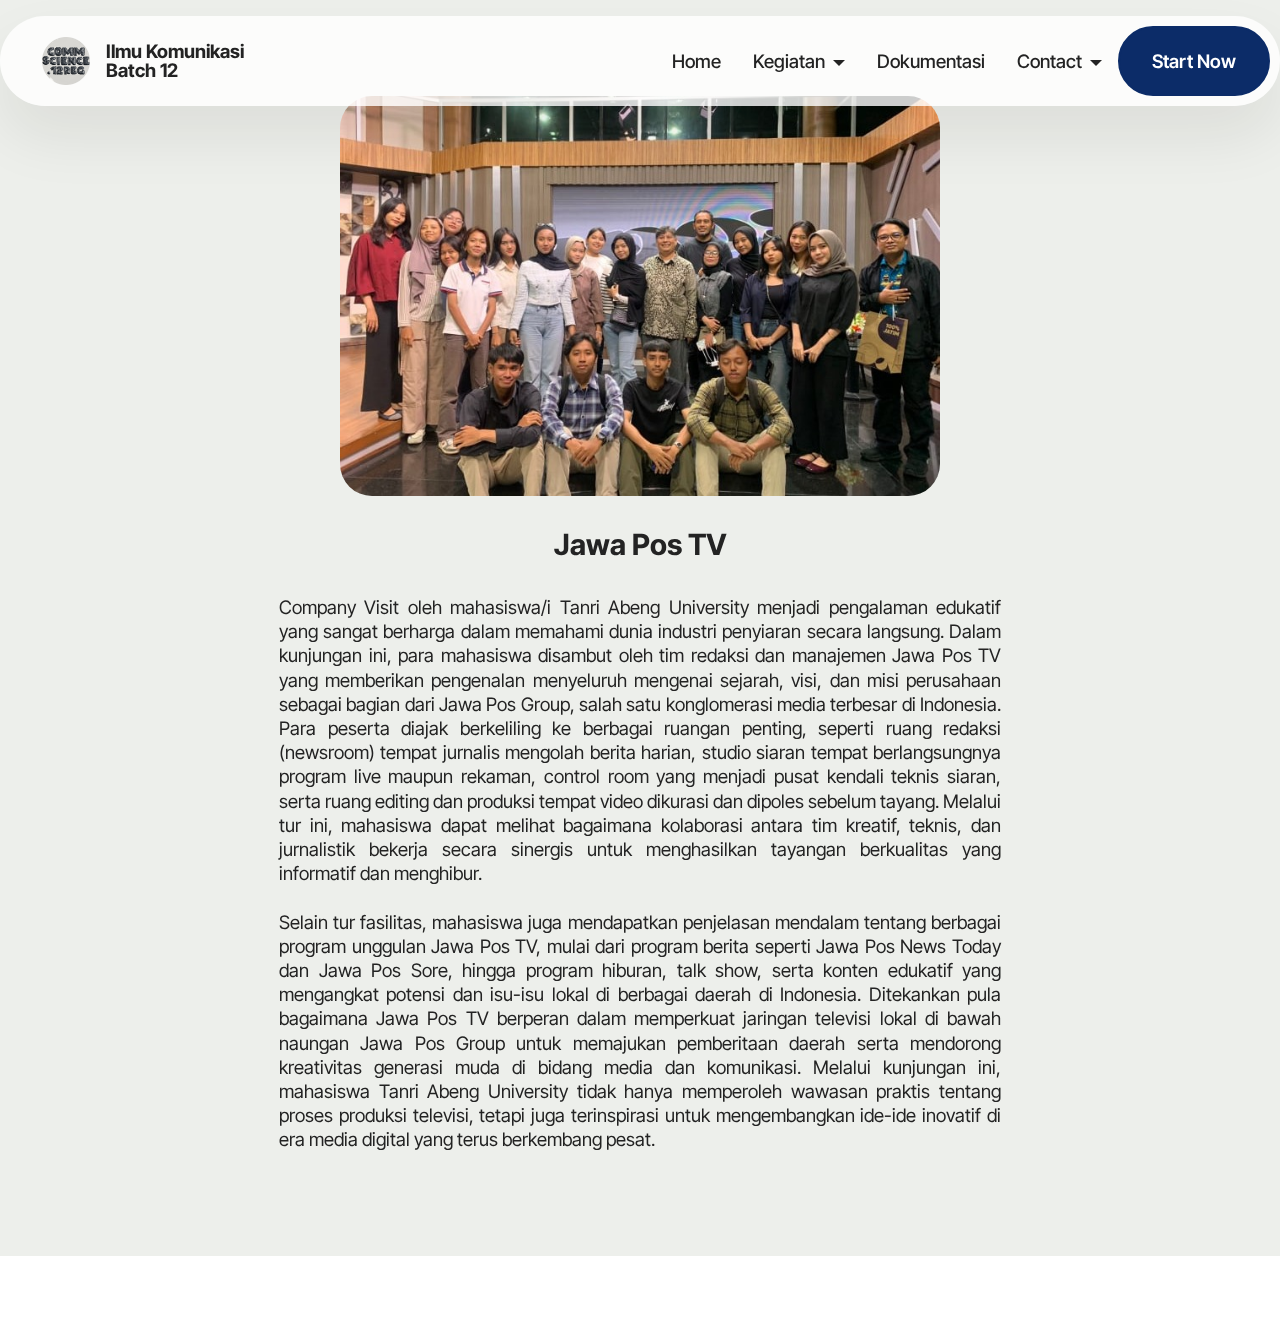
<file: page9.html>
<!DOCTYPE html>
<html  >
<head>
  <!-- Site made with Mobirise Website Builder v6.1.4, https://mobirise.com -->
  <meta charset="UTF-8">
  <meta http-equiv="X-UA-Compatible" content="IE=edge">
  <meta name="generator" content="Mobirise v6.1.4, mobirise.com">
  <meta name="viewport" content="width=device-width, initial-scale=1, minimum-scale=1">
  <link rel="shortcut icon" href="assets/images/cropped-circle-image-93x93.png" type="image/x-icon">
  <meta name="description" content="">
  
  
  <title>Jawa Pos Tv</title>
  <link rel="stylesheet" href="assets/web/assets/mobirise-icons2/mobirise2.css">
  <link rel="stylesheet" href="assets/bootstrap/css/bootstrap.min.css">
  <link rel="stylesheet" href="assets/animatecss/animate.css">
  <link rel="stylesheet" href="assets/dropdown/css/style.css">
  <link rel="stylesheet" href="assets/theme/css/style.css">
  <link rel="preload" href="https://fonts.googleapis.com/css?family=Inter+Tight:100,200,300,400,500,600,700,800,900,100i,200i,300i,400i,500i,600i,700i,800i,900i&display=swap" as="style" onload="this.onload=null;this.rel='stylesheet'">
  <noscript><link rel="stylesheet" href="https://fonts.googleapis.com/css?family=Inter+Tight:100,200,300,400,500,600,700,800,900,100i,200i,300i,400i,500i,600i,700i,800i,900i&display=swap"></noscript>
  <link rel="preload" as="style" href="assets/mobirise/css/mbr-additional.css?v=4mUQXJ"><link rel="stylesheet" href="assets/mobirise/css/mbr-additional.css?v=4mUQXJ" type="text/css">

  
  
  
</head>
<body>
  
  <section data-bs-version="5.1" class="menu menu2 cid-v2vQVHcJpr" once="menu" id="menu02-2j">
	

	<nav class="navbar navbar-dropdown navbar-fixed-top navbar-expand-lg">
		<div class="container">
			<div class="navbar-brand">
				<span class="navbar-logo">
					<a href="https://mobirise.com">
						<img src="assets/images/cropped-circle-image-93x93.png" alt="Mobirise Website Builder" style="height: 3rem;">
					</a>
				</span>
				<span class="navbar-caption-wrap"><a class="navbar-caption text-black text-primary display-4" href="index.html#header05-1">Ilmu Komunikasi <br>Batch 12</a></span>
			</div>
			<button class="navbar-toggler" type="button" data-toggle="collapse" data-bs-toggle="collapse" data-target="#navbarSupportedContent" data-bs-target="#navbarSupportedContent" aria-controls="navbarNavAltMarkup" aria-expanded="false" aria-label="Toggle navigation">
				<div class="hamburger">
					<span></span>
					<span></span>
					<span></span>
					<span></span>
				</div>
			</button>
			<div class="collapse navbar-collapse" id="navbarSupportedContent">
				<ul class="navbar-nav nav-dropdown" data-app-modern-menu="true"><li class="nav-item">
						<a class="nav-link link text-black text-primary display-4" href="index.html#header17-37">Home</a>
					</li><li class="nav-item dropdown"><a class="nav-link link text-black text-primary dropdown-toggle display-4" href="html.html" data-toggle="dropdown-submenu" data-bs-toggle="dropdown" data-bs-auto-close="outside" aria-expanded="false">Kegiatan</a><div class="dropdown-menu" aria-labelledby="dropdown-452"><a class="text-black text-primary dropdown-item display-4" href="page7.html#article07-2c">Coconut</a><a class="text-black text-primary show dropdown-item display-4" href="page8.html#article07-2h">Sctv</a><a class="text-black text-primary show dropdown-item display-4" href="page9.html#article07-2m">Jawa Pos Tv</a></div></li>
					<li class="nav-item">
						<a class="nav-link link text-black text-primary display-4" href="page4.html#slider04-3a" aria-expanded="false">Dokumentasi<br></a>
					</li>
					<li class="nav-item dropdown">
						<a class="nav-link link text-black text-primary dropdown-toggle display-4" href="page3.html#footer6-32" data-toggle="dropdown-submenu" data-bs-toggle="dropdown" data-bs-auto-close="outside" aria-expanded="false">Contact</a><div class="dropdown-menu" aria-labelledby="dropdown-122"><a class="text-black text-primary dropdown-item display-4" href="page3.html#footer6-32">Contact us</a><a class="text-black text-primary show dropdown-item display-4" href="page10.html#form02-3m">Contact Form</a></div>
					</li></ul>
				
				<div class="navbar-buttons mbr-section-btn"><a class="btn btn-primary display-4" href="index.html#form02-6">Start Now</a></div>
			</div>
		</div>
	</nav>
</section>

<section data-bs-version="5.1" class="slider2 mbr-embla cid-v48AeB906u" id="slider02-3v">
	

	
	

	<div class="position-relative text-center">
		

		<div class="embla" data-skip-snaps="true" data-align="center" data-auto-play-interval="5" data-draggable="true">
			<div class="embla__viewport container-fluid">
				<div class="embla__container">
					<div class="embla__slide slider-image item" style="margin-left: 10rem; margin-right: 10rem;">
						<div class="user">
							<div class="user_image">
								<div class="item-wrapper position-relative">
									<img src="assets/images/whatsapp20image202025-10-1520at2009.22.39-1a55ba98-712x534.jpeg" alt="Mobirise Website Builder">
								</div>
							</div>
							<div class="user_text mb-4">
								<p class="mbr-fonts-style display-1"><strong>Jawa Pos TV</strong></p>
							</div>
							<div class="user_name mbr-fonts-style mb-2 display-2">Company Visit oleh mahasiswa/i Tanri Abeng University menjadi pengalaman edukatif yang sangat berharga dalam memahami dunia industri penyiaran secara langsung. Dalam kunjungan ini, para mahasiswa disambut oleh tim redaksi dan manajemen Jawa Pos TV yang memberikan pengenalan menyeluruh mengenai sejarah, visi, dan misi perusahaan sebagai bagian dari Jawa Pos Group, salah satu konglomerasi media terbesar di Indonesia. Para peserta diajak berkeliling ke berbagai ruangan penting, seperti ruang redaksi (newsroom) tempat jurnalis mengolah berita harian, studio siaran tempat berlangsungnya program live maupun rekaman, control room yang menjadi pusat kendali teknis siaran, serta ruang editing dan produksi tempat video dikurasi dan dipoles sebelum tayang. Melalui tur ini, mahasiswa dapat melihat bagaimana kolaborasi antara tim kreatif, teknis, dan jurnalistik bekerja secara sinergis untuk menghasilkan tayangan berkualitas yang informatif dan menghibur.<br><br>
<div>
</div><div>Selain tur fasilitas, mahasiswa juga mendapatkan penjelasan mendalam tentang berbagai program unggulan Jawa Pos TV, mulai dari program berita seperti Jawa Pos News Today dan Jawa Pos Sore, hingga program hiburan, talk show, serta konten edukatif yang mengangkat potensi dan isu-isu lokal di berbagai daerah di Indonesia. Ditekankan pula bagaimana Jawa Pos TV berperan dalam memperkuat jaringan televisi lokal di bawah naungan Jawa Pos Group untuk memajukan pemberitaan daerah serta mendorong kreativitas generasi muda di bidang media dan komunikasi. Melalui kunjungan ini, mahasiswa Tanri Abeng University tidak hanya memperoleh wawasan praktis tentang proses produksi televisi, tetapi juga terinspirasi untuk mengembangkan ide-ide inovatif di era media digital yang terus berkembang pesat.</div></div>
							
						</div>
					</div>
					
					
					
					
				</div>
			</div>
			<button class="embla__button embla__button--prev">
				<span class="mobi-mbri mobi-mbri-arrow-prev mbr-iconfont" aria-hidden="true"></span>
				<span class="sr-only visually-hidden visually-hidden visually-hidden">Previous</span>
			</button>
			<button class="embla__button embla__button--next">
				<span class="mobi-mbri mobi-mbri-arrow-next mbr-iconfont" aria-hidden="true"></span>
				<span class="sr-only visually-hidden visually-hidden visually-hidden">Next</span>
			</button>
		</div>
	</div>
</section><section class="display-7" style="padding: 0;align-items: center;justify-content: center;flex-wrap: wrap;    align-content: center;display: flex;position: relative;height: 4rem;"><a href="https://mobiri.se/4254778" style="flex: 1 1;height: 4rem;position: absolute;width: 100%;z-index: 1;"><img alt="" style="height: 4rem;" src="[data-uri]"></a><p style="margin: 0;text-align: center;" class="display-7">&#8204;</p><a style="z-index:1" href="https://mobirise.com/builder/ai-website-generator.html">AI Website Generator</a></section><script src="assets/bootstrap/js/bootstrap.bundle.min.js"></script>  <script src="assets/smoothscroll/smooth-scroll.js"></script>  <script src="assets/ytplayer/index.js"></script>  <script src="assets/dropdown/js/navbar-dropdown.js"></script>  <script src="assets/embla/embla.min.js"></script>  <script src="assets/embla/script.js"></script>  <script src="assets/theme/js/script.js"></script>  
  
  
  <input name="animation" type="hidden">
  </body>
</html>
</file>
<file: assets/web/assets/mobirise-icons2/mobirise2.css>
@font-face {
  font-family: 'Moririse2';
  font-display: swap;
  src:  url('mobirise2.eot?f2bix4');
  src:  url('mobirise2.eot?f2bix4#iefix') format('embedded-opentype'),
    url('mobirise2.ttf?f2bix4') format('truetype'),
    url('mobirise2.woff?f2bix4') format('woff'),
    url('mobirise2.svg?f2bix4#mobirise2') format('svg');
  font-weight: normal;
  font-style: normal;
}

[class^="mobi-"], [class*=" mobi-"] {
  /* use !important to prevent issues with browser extensions that change fonts */
  font-family: 'Moririse2' !important;
  speak: none;
  font-style: normal;
  font-weight: normal;
  font-variant: normal;
  text-transform: none;
  line-height: 1;

  /* Better Font Rendering =========== */
  -webkit-font-smoothing: antialiased;
  -moz-osx-font-smoothing: grayscale;
}

.mobi-mbri-add-submenu:before {
  content: "\e900";
}
.mobi-mbri-alert:before {
  content: "\e901";
}
.mobi-mbri-align-center:before {
  content: "\e902";
}
.mobi-mbri-align-justify:before {
  content: "\e903";
}
.mobi-mbri-align-left:before {
  content: "\e904";
}
.mobi-mbri-align-right:before {
  content: "\e905";
}
.mobi-mbri-android:before {
  content: "\e906";
}
.mobi-mbri-apple:before {
  content: "\e907";
}
.mobi-mbri-arrow-down:before {
  content: "\e908";
}
.mobi-mbri-arrow-next:before {
  content: "\e909";
}
.mobi-mbri-arrow-prev:before {
  content: "\e90a";
}
.mobi-mbri-arrow-up:before {
  content: "\e90b";
}
.mobi-mbri-bold:before {
  content: "\e90c";
}
.mobi-mbri-bookmark:before {
  content: "\e90d";
}
.mobi-mbri-bootstrap:before {
  content: "\e90e";
}
.mobi-mbri-briefcase:before {
  content: "\e90f";
}
.mobi-mbri-browse:before {
  content: "\e910";
}
.mobi-mbri-bulleted-list:before {
  content: "\e911";
}
.mobi-mbri-calendar:before {
  content: "\e912";
}
.mobi-mbri-camera:before {
  content: "\e913";
}
.mobi-mbri-cart-add:before {
  content: "\e914";
}
.mobi-mbri-cart-full:before {
  content: "\e915";
}
.mobi-mbri-cash:before {
  content: "\e916";
}
.mobi-mbri-change-style:before {
  content: "\e917";
}
.mobi-mbri-chat:before {
  content: "\e918";
}
.mobi-mbri-clock:before {
  content: "\e919";
}
.mobi-mbri-close:before {
  content: "\e91a";
}
.mobi-mbri-cloud:before {
  content: "\e91b";
}
.mobi-mbri-code:before {
  content: "\e91c";
}
.mobi-mbri-contact-form:before {
  content: "\e91d";
}
.mobi-mbri-credit-card:before {
  content: "\e91e";
}
.mobi-mbri-cursor-click:before {
  content: "\e91f";
}
.mobi-mbri-cust-feedback:before {
  content: "\e920";
}
.mobi-mbri-database:before {
  content: "\e921";
}
.mobi-mbri-delivery:before {
  content: "\e922";
}
.mobi-mbri-desktop:before {
  content: "\e923";
}
.mobi-mbri-devices:before {
  content: "\e924";
}
.mobi-mbri-down:before {
  content: "\e925";
}
.mobi-mbri-download-2:before {
  content: "\e926";
}
.mobi-mbri-download:before {
  content: "\e927";
}
.mobi-mbri-drag-n-drop-2:before {
  content: "\e928";
}
.mobi-mbri-drag-n-drop:before {
  content: "\e929";
}
.mobi-mbri-edit-2:before {
  content: "\e92a";
}
.mobi-mbri-edit:before {
  content: "\e92b";
}
.mobi-mbri-error:before {
  content: "\e92c";
}
.mobi-mbri-extension:before {
  content: "\e92d";
}
.mobi-mbri-features:before {
  content: "\e92e";
}
.mobi-mbri-file:before {
  content: "\e92f";
}
.mobi-mbri-flag:before {
  content: "\e930";
}
.mobi-mbri-folder:before {
  content: "\e931";
}
.mobi-mbri-gift:before {
  content: "\e932";
}
.mobi-mbri-github:before {
  content: "\e933";
}
.mobi-mbri-globe-2:before {
  content: "\e934";
}
.mobi-mbri-globe:before {
  content: "\e935";
}
.mobi-mbri-growing-chart:before {
  content: "\e936";
}
.mobi-mbri-hearth:before {
  content: "\e937";
}
.mobi-mbri-help:before {
  content: "\e938";
}
.mobi-mbri-home:before {
  content: "\e939";
}
.mobi-mbri-hot-cup:before {
  content: "\e93a";
}
.mobi-mbri-idea:before {
  content: "\e93b";
}
.mobi-mbri-image-gallery:before {
  content: "\e93c";
}
.mobi-mbri-image-slider:before {
  content: "\e93d";
}
.mobi-mbri-info:before {
  content: "\e93e";
}
.mobi-mbri-italic:before {
  content: "\e93f";
}
.mobi-mbri-key:before {
  content: "\e940";
}
.mobi-mbri-laptop:before {
  content: "\e941";
}
.mobi-mbri-layers:before {
  content: "\e942";
}
.mobi-mbri-left-right:before {
  content: "\e943";
}
.mobi-mbri-left:before {
  content: "\e944";
}
.mobi-mbri-letter:before {
  content: "\e945";
}
.mobi-mbri-like:before {
  content: "\e946";
}
.mobi-mbri-link:before {
  content: "\e947";
}
.mobi-mbri-lock:before {
  content: "\e948";
}
.mobi-mbri-login:before {
  content: "\e949";
}
.mobi-mbri-logout:before {
  content: "\e94a";
}
.mobi-mbri-magic-stick:before {
  content: "\e94b";
}
.mobi-mbri-map-pin:before {
  content: "\e94c";
}
.mobi-mbri-menu:before {
  content: "\e94d";
}
.mobi-mbri-mobile-2:before {
  content: "\e94e";
}
.mobi-mbri-mobile-horizontal:before {
  content: "\e94f";
}
.mobi-mbri-mobile:before {
  content: "\e950";
}
.mobi-mbri-mobirise:before {
  content: "\e951";
}
.mobi-mbri-more-horizontal:before {
  content: "\e952";
}
.mobi-mbri-more-vertical:before {
  content: "\e953";
}
.mobi-mbri-music:before {
  content: "\e954";
}
.mobi-mbri-new-file:before {
  content: "\e955";
}
.mobi-mbri-numbered-list:before {
  content: "\e956";
}
.mobi-mbri-opened-folder:before {
  content: "\e957";
}
.mobi-mbri-pages:before {
  content: "\e958";
}
.mobi-mbri-paper-plane:before {
  content: "\e959";
}
.mobi-mbri-paperclip:before {
  content: "\e95a";
}
.mobi-mbri-phone:before {
  content: "\e95b";
}
.mobi-mbri-photo:before {
  content: "\e95c";
}
.mobi-mbri-photos:before {
  content: "\e95d";
}
.mobi-mbri-pin:before {
  content: "\e95e";
}
.mobi-mbri-play:before {
  content: "\e95f";
}
.mobi-mbri-plus:before {
  content: "\e960";
}
.mobi-mbri-preview:before {
  content: "\e961";
}
.mobi-mbri-print:before {
  content: "\e962";
}
.mobi-mbri-protect:before {
  content: "\e963";
}
.mobi-mbri-question:before {
  content: "\e964";
}
.mobi-mbri-quote-left:before {
  content: "\e965";
}
.mobi-mbri-quote-right:before {
  content: "\e966";
}
.mobi-mbri-redo:before {
  content: "\e967";
}
.mobi-mbri-refresh:before {
  content: "\e968";
}
.mobi-mbri-responsive-2:before {
  content: "\e969";
}
.mobi-mbri-responsive:before {
  content: "\e96a";
}
.mobi-mbri-right:before {
  content: "\e96b";
}
.mobi-mbri-rocket:before {
  content: "\e96c";
}
.mobi-mbri-sad-face:before {
  content: "\e96d";
}
.mobi-mbri-sale:before {
  content: "\e96e";
}
.mobi-mbri-save:before {
  content: "\e96f";
}
.mobi-mbri-search:before {
  content: "\e970";
}
.mobi-mbri-setting-2:before {
  content: "\e971";
}
.mobi-mbri-setting-3:before {
  content: "\e972";
}
.mobi-mbri-setting:before {
  content: "\e973";
}
.mobi-mbri-share:before {
  content: "\e974";
}
.mobi-mbri-shopping-bag:before {
  content: "\e975";
}
.mobi-mbri-shopping-basket:before {
  content: "\e976";
}
.mobi-mbri-shopping-cart:before {
  content: "\e977";
}
.mobi-mbri-sites:before {
  content: "\e978";
}
.mobi-mbri-smile-face:before {
  content: "\e979";
}
.mobi-mbri-speed:before {
  content: "\e97a";
}
.mobi-mbri-star:before {
  content: "\e97b";
}
.mobi-mbri-success:before {
  content: "\e97c";
}
.mobi-mbri-sun:before {
  content: "\e97d";
}
.mobi-mbri-sun2:before {
  content: "\e97e";
}
.mobi-mbri-tablet-vertical:before {
  content: "\e97f";
}
.mobi-mbri-tablet:before {
  content: "\e980";
}
.mobi-mbri-target:before {
  content: "\e981";
}
.mobi-mbri-timer:before {
  content: "\e982";
}
.mobi-mbri-to-ftp:before {
  content: "\e983";
}
.mobi-mbri-to-local-drive:before {
  content: "\e984";
}
.mobi-mbri-touch-swipe:before {
  content: "\e985";
}
.mobi-mbri-touch:before {
  content: "\e986";
}
.mobi-mbri-trash:before {
  content: "\e987";
}
.mobi-mbri-underline:before {
  content: "\e988";
}
.mobi-mbri-undo:before {
  content: "\e989";
}
.mobi-mbri-unlink:before {
  content: "\e98a";
}
.mobi-mbri-unlock:before {
  content: "\e98b";
}
.mobi-mbri-up-down:before {
  content: "\e98c";
}
.mobi-mbri-up:before {
  content: "\e98d";
}
.mobi-mbri-update:before {
  content: "\e98e";
}
.mobi-mbri-upload-2:before {
  content: "\e98f";
}
.mobi-mbri-upload:before {
  content: "\e990";
}
.mobi-mbri-user-2:before {
  content: "\e991";
}
.mobi-mbri-user:before {
  content: "\e992";
}
.mobi-mbri-users:before {
  content: "\e993";
}
.mobi-mbri-video-play:before {
  content: "\e994";
}
.mobi-mbri-video:before {
  content: "\e995";
}
.mobi-mbri-watch:before {
  content: "\e996";
}
.mobi-mbri-website-theme-2:before {
  content: "\e997";
}
.mobi-mbri-website-theme:before {
  content: "\e998";
}
.mobi-mbri-wifi:before {
  content: "\e999";
}
.mobi-mbri-windows:before {
  content: "\e99a";
}
.mobi-mbri-zoom-in:before {
  content: "\e99b";
}
.mobi-mbri-zoom-out:before {
  content: "\e99c";
}
</file>
<file: assets/parallax/jarallax.css>
.jarallax {
    position: relative;
    z-index: 0;
}
.jarallax > .jarallax-img {
    position: absolute;
    object-fit: cover;
    /* support for plugin https://github.com/bfred-it/object-fit-images */
    font-family: 'object-fit: cover;';
    top: 0;
    left: 0;
    width: 100%;
    height: 100%;
    z-index: -1;
}
</file>
<file: assets/dropdown/css/style.css>
.navbar-dropdown {
  left: 0;
  padding: 0;
  position: absolute;
  right: 0;
  top: 0;
  transition: all 0.45s ease;
  z-index: 1030;
  background: #282828; }
  .navbar-dropdown .navbar-logo {
    margin-right: 0.8rem;
    transition: margin 0.3s ease-in-out;
    vertical-align: middle; }
    .navbar-dropdown .navbar-logo img {
      height: 3.125rem;
      transition: all 0.3s ease-in-out; }
    .navbar-dropdown .navbar-logo.mbr-iconfont {
      font-size: 3.125rem;
      line-height: 3.125rem; }
  .navbar-dropdown .navbar-caption {
    font-weight: 700;
    white-space: normal;
    vertical-align: -4px;
    line-height: 3.125rem !important; }
    .navbar-dropdown .navbar-caption, .navbar-dropdown .navbar-caption:hover {
      color: inherit;
      text-decoration: none; }
  .navbar-dropdown .mbr-iconfont + .navbar-caption {
    vertical-align: -1px; }
  .navbar-dropdown.navbar-fixed-top {
    position: fixed; }
  .navbar-dropdown .navbar-brand span {
    vertical-align: -4px; }
  .navbar-dropdown.bg-color.transparent {
    background: none; }
  .navbar-dropdown.navbar-short .navbar-brand {
    padding: 0.625rem 0; }
    .navbar-dropdown.navbar-short .navbar-brand span {
      vertical-align: -1px; }
  .navbar-dropdown.navbar-short .navbar-caption {
    line-height: 2.375rem !important;
    vertical-align: -2px; }
  .navbar-dropdown.navbar-short .navbar-logo {
    margin-right: 0.5rem; }
    .navbar-dropdown.navbar-short .navbar-logo img {
      height: 2.375rem; }
    .navbar-dropdown.navbar-short .navbar-logo.mbr-iconfont {
      font-size: 2.375rem;
      line-height: 2.375rem; }
  .navbar-dropdown.navbar-short .mbr-table-cell {
    height: 3.625rem; }
  .navbar-dropdown .navbar-close {
    left: 0.6875rem;
    position: fixed;
    top: 0.75rem;
    z-index: 1000; }
  .navbar-dropdown .hamburger-icon {
    content: "";
    display: inline-block;
    vertical-align: middle;
    width: 16px;
    -webkit-box-shadow: 0 -6px 0 1px #282828,0 0 0 1px #282828,0 6px 0 1px #282828;
    -moz-box-shadow: 0 -6px 0 1px #282828,0 0 0 1px #282828,0 6px 0 1px #282828;
    box-shadow: 0 -6px 0 1px #282828,0 0 0 1px #282828,0 6px 0 1px #282828; }

.dropdown-menu .dropdown-toggle[data-toggle="dropdown-submenu"]::after {
  border-bottom: 0.35em solid transparent;
  border-left: 0.35em solid;
  border-right: 0;
  border-top: 0.35em solid transparent;
  margin-left: 0.3rem; }

.dropdown-menu .dropdown-item:focus {
  outline: 0; }

.nav-dropdown {
  font-size: 0.75rem;
  font-weight: 500;
  height: auto !important; }
  .nav-dropdown .nav-btn {
    padding-left: 1rem; }
  .nav-dropdown .link {
    margin: .667em 1.667em;
    font-weight: 500;
    padding: 0;
    transition: color .2s ease-in-out; }
    .nav-dropdown .link.dropdown-toggle {
      margin-right: 2.583em; }
      .nav-dropdown .link.dropdown-toggle::after {
        margin-left: .25rem;
        border-top: 0.35em solid;
        border-right: 0.35em solid transparent;
        border-left: 0.35em solid transparent;
        border-bottom: 0; }
      .nav-dropdown .link.dropdown-toggle[aria-expanded="true"] {
        margin: 0;
        padding: 0.667em 3.263em  0.667em 1.667em; }
  .nav-dropdown .link::after,
  .nav-dropdown .dropdown-item::after {
    color: inherit; }
  .nav-dropdown .btn {
    font-size: 0.75rem;
    font-weight: 700;
    letter-spacing: 0;
    margin-bottom: 0;
    padding-left: 1.25rem;
    padding-right: 1.25rem; }
  .nav-dropdown .dropdown-menu {
    border-radius: 0;
    border: 0;
    left: 0;
    margin: 0;
    padding-bottom: 1.25rem;
    padding-top: 1.25rem;
    position: relative; }
  .nav-dropdown .dropdown-submenu {
    margin-left: 0.125rem;
    top: 0; }
  .nav-dropdown .dropdown-item {
    font-weight: 500;
    line-height: 2;
    padding: 0.3846em 4.615em 0.3846em 1.5385em;
    position: relative;
    transition: color .2s ease-in-out, background-color .2s ease-in-out; }
    .nav-dropdown .dropdown-item::after {
      margin-top: -0.3077em;
      position: absolute;
      right: 1.1538em;
      top: 50%; }
    .nav-dropdown .dropdown-item:focus, .nav-dropdown .dropdown-item:hover {
      background: none; }

@media (max-width: 767px) {
  .nav-dropdown.navbar-toggleable-sm {
    bottom: 0;
    display: none;
    left: 0;
    overflow-x: hidden;
    position: fixed;
    top: 0;
    transform: translateX(-100%);
    -ms-transform: translateX(-100%);
    -webkit-transform: translateX(-100%);
    width: 18.75rem;
    z-index: 999; } }
.nav-dropdown.navbar-toggleable-xl {
  bottom: 0;
  display: none;
  left: 0;
  overflow-x: hidden;
  position: fixed;
  top: 0;
  transform: translateX(-100%);
  -ms-transform: translateX(-100%);
  -webkit-transform: translateX(-100%);
  width: 18.75rem;
  z-index: 999; }

.nav-dropdown-sm {
  display: block !important;
  overflow-x: hidden;
  overflow: auto;
  padding-top: 3.875rem; }
  .nav-dropdown-sm::after {
    content: "";
    display: block;
    height: 3rem;
    width: 100%; }
  .nav-dropdown-sm.collapse.in ~ .navbar-close {
    display: block !important; }
  .nav-dropdown-sm.collapsing, .nav-dropdown-sm.collapse.in {
    transform: translateX(0);
    -ms-transform: translateX(0);
    -webkit-transform: translateX(0);
    transition: all 0.25s ease-out;
    -webkit-transition: all 0.25s ease-out;
    background: #282828; }
  .nav-dropdown-sm.collapsing[aria-expanded="false"] {
    transform: translateX(-100%);
    -ms-transform: translateX(-100%);
    -webkit-transform: translateX(-100%); }
  .nav-dropdown-sm .nav-item {
    display: block;
    margin-left: 0 !important;
    padding-left: 0; }
  .nav-dropdown-sm .link,
  .nav-dropdown-sm .dropdown-item {
    border-top: 1px dotted rgba(255, 255, 255, 0.1);
    font-size: 0.8125rem;
    line-height: 1.6;
    margin: 0 !important;
    padding: 0.875rem 2.4rem 0.875rem 1.5625rem !important;
    position: relative;
    white-space: normal; }
    .nav-dropdown-sm .link:focus, .nav-dropdown-sm .link:hover,
    .nav-dropdown-sm .dropdown-item:focus,
    .nav-dropdown-sm .dropdown-item:hover {
      background: rgba(0, 0, 0, 0.2) !important;
      color: #c0a375; }
  .nav-dropdown-sm .nav-btn {
    position: relative;
    padding: 1.5625rem 1.5625rem 0 1.5625rem; }
    .nav-dropdown-sm .nav-btn::before {
      border-top: 1px dotted rgba(255, 255, 255, 0.1);
      content: "";
      left: 0;
      position: absolute;
      top: 0;
      width: 100%; }
    .nav-dropdown-sm .nav-btn + .nav-btn {
      padding-top: 0.625rem; }
      .nav-dropdown-sm .nav-btn + .nav-btn::before {
        display: none; }
  .nav-dropdown-sm .btn {
    padding: 0.625rem 0; }
  .nav-dropdown-sm .dropdown-toggle[data-toggle="dropdown-submenu"]::after {
    margin-left: .25rem;
    border-top: 0.35em solid;
    border-right: 0.35em solid transparent;
    border-left: 0.35em solid transparent;
    border-bottom: 0; }
  .nav-dropdown-sm .dropdown-toggle[data-toggle="dropdown-submenu"][aria-expanded="true"]::after {
    border-top: 0;
    border-right: 0.35em solid transparent;
    border-left: 0.35em solid transparent;
    border-bottom: 0.35em solid; }
  .nav-dropdown-sm .dropdown-menu {
    margin: 0;
    padding: 0;
    position: relative;
    top: 0;
    left: 0;
    width: 100%;
    border: 0;
    float: none;
    border-radius: 0;
    background: none; }
  .nav-dropdown-sm .dropdown-submenu {
    left: 100%;
    margin-left: 0.125rem;
    margin-top: -1.25rem;
    top: 0; }

.navbar-toggleable-sm .nav-dropdown .dropdown-menu {
  position: absolute; }

.navbar-toggleable-sm .nav-dropdown .dropdown-submenu {
  left: 100%;
  margin-left: 0.125rem;
  margin-top: -1.25rem;
  top: 0; }

.navbar-toggleable-sm.opened .nav-dropdown .dropdown-menu {
  position: relative; }

.navbar-toggleable-sm.opened .nav-dropdown .dropdown-submenu {
  left: 0;
  margin-left: 00rem;
  margin-top: 0rem;
  top: 0; }

.is-builder .nav-dropdown.collapsing {
  transition: none !important; }
</file>
<file: assets/theme/css/style.css>
@charset "UTF-8";
section {
  background-color: #ffffff;
}

body {
  font-style: normal;
  line-height: 1.5;
  font-weight: 400;
  color: #232323;
  position: relative;
}

button {
  background-color: transparent;
  border-color: transparent;
}

.embla__button,
.carousel-control {
  background-color: #edefea !important;
  opacity: 0.8 !important;
  color: #464845 !important;
  border-color: #edefea !important;
}

.carousel .close,
.modalWindow .close {
  background-color: #edefea !important;
  color: #464845 !important;
  border-color: #edefea !important;
  opacity: 0.8 !important;
}

.carousel .close:hover,
.modalWindow .close:hover {
  opacity: 1 !important;
}

.carousel-indicators li {
  background-color: #edefea !important;
  border: 2px solid #464845 !important;
}

.carousel-indicators li:hover,
.carousel-indicators li:active {
  opacity: 0.8 !important;
}

.embla__button:hover,
.carousel-control:hover {
  background-color: #edefea !important;
  opacity: 1 !important;
}

.modalWindow-video-container {
  height: 80%;
}

section,
.container,
.container-fluid {
  position: relative;
  word-wrap: break-word;
}

a.mbr-iconfont:hover {
  text-decoration: none;
}

.article .lead p,
.article .lead ul,
.article .lead ol,
.article .lead pre,
.article .lead blockquote {
  margin-bottom: 0;
}

a {
  font-style: normal;
  font-weight: 400;
  cursor: pointer;
}
a, a:hover {
  text-decoration: none;
}

.mbr-section-title {
  font-style: normal;
  line-height: 1.3;
}

.mbr-section-subtitle {
  line-height: 1.3;
}

.mbr-text {
  font-style: normal;
  line-height: 1.7;
}

h1,
h2,
h3,
h4,
h5,
h6,
.display-1,
.display-2,
.display-4,
.display-5,
.display-7,
span,
p,
a {
  line-height: 1;
  word-break: break-word;
  word-wrap: break-word;
  font-weight: 400;
}

b,
strong {
  font-weight: bold;
}

input:-webkit-autofill, input:-webkit-autofill:hover, input:-webkit-autofill:focus, input:-webkit-autofill:active {
  transition-delay: 9999s;
  -webkit-transition-property: background-color, color;
  transition-property: background-color, color;
}

textarea[type=hidden] {
  display: none;
}

section {
  background-position: 50% 50%;
  background-repeat: no-repeat;
  background-size: cover;
}
section .mbr-background-video,
section .mbr-background-video-preview {
  position: absolute;
  bottom: 0;
  left: 0;
  right: 0;
  top: 0;
}

.hidden {
  visibility: hidden;
}

.mbr-z-index20 {
  z-index: 20;
}

/*! Base colors */
.mbr-white {
  color: #ffffff;
}

.mbr-black {
  color: #111111;
}

.mbr-bg-white {
  background-color: #ffffff;
}

.mbr-bg-black {
  background-color: #000000;
}

/*! Text-aligns */
.align-left {
  text-align: left;
}

.align-center {
  text-align: center;
}

.align-right {
  text-align: right;
}

/*! Font-weight  */
.mbr-light {
  font-weight: 300;
}

.mbr-regular {
  font-weight: 400;
}

.mbr-semibold {
  font-weight: 500;
}

.mbr-bold {
  font-weight: 700;
}

/*! Media  */
.media-content {
  flex-basis: 100%;
}

.media-container-row {
  display: flex;
  flex-direction: row;
  flex-wrap: wrap;
  justify-content: center;
  align-content: center;
  align-items: start;
}
.media-container-row .media-size-item {
  width: 400px;
}

.media-container-column {
  display: flex;
  flex-direction: column;
  flex-wrap: wrap;
  justify-content: center;
  align-content: center;
  align-items: stretch;
}
.media-container-column > * {
  width: 100%;
}

@media (min-width: 992px) {
  .media-container-row {
    flex-wrap: nowrap;
  }
}
figure {
  margin-bottom: 0;
  overflow: hidden;
}

figure[mbr-media-size] {
  transition: width 0.1s;
}

img,
iframe {
  display: block;
  width: 100%;
}

.card {
  background-color: transparent;
  border: none;
}

.card-box {
  width: 100%;
}

.card-img {
  text-align: center;
  flex-shrink: 0;
  -webkit-flex-shrink: 0;
}

.media {
  max-width: 100%;
  margin: 0 auto;
}

.mbr-figure {
  align-self: center;
}

.media-container > div {
  max-width: 100%;
}

.mbr-figure img,
.card-img img {
  width: 100%;
}

@media (max-width: 991px) {
  .media-size-item {
    width: auto !important;
  }
  .media {
    width: auto;
  }
  .mbr-figure {
    width: 100% !important;
  }
}
/*! Buttons */
.mbr-section-btn {
  margin-left: -0.6rem;
  margin-right: -0.6rem;
  font-size: 0;
}

.btn {
  font-weight: 600;
  border-width: 1px;
  font-style: normal;
  margin: 0.6rem 0.6rem;
  white-space: normal;
  transition: all 0.2s ease-in-out;
  display: inline-flex;
  align-items: center;
  justify-content: center;
  word-break: break-word;
}

.btn-sm {
  font-weight: 600;
  letter-spacing: 0px;
  transition: all 0.3s ease-in-out;
}

.btn-md {
  font-weight: 600;
  letter-spacing: 0px;
  transition: all 0.3s ease-in-out;
}

.btn-lg {
  font-weight: 600;
  letter-spacing: 0px;
  transition: all 0.3s ease-in-out;
}

.btn-form {
  margin: 0;
}
.btn-form:hover {
  cursor: pointer;
}

nav .mbr-section-btn {
  margin-left: 0rem;
  margin-right: 0rem;
}

/*! Btn icon margin */
.btn .mbr-iconfont,
.btn.btn-sm .mbr-iconfont {
  order: 1;
  cursor: pointer;
  margin-left: 0.5rem;
  vertical-align: sub;
}

.btn.btn-md .mbr-iconfont,
.btn.btn-md .mbr-iconfont {
  margin-left: 0.8rem;
}

.mbr-regular {
  font-weight: 400;
}

.mbr-semibold {
  font-weight: 500;
}

.mbr-bold {
  font-weight: 700;
}

[type=submit] {
  -webkit-appearance: none;
}

/*! Full-screen */
.mbr-fullscreen .mbr-overlay {
  min-height: 100vh;
}

.mbr-fullscreen {
  display: flex;
  display: -moz-flex;
  display: -ms-flex;
  display: -o-flex;
  align-items: center;
  min-height: 100vh;
  padding-top: 3rem;
  padding-bottom: 3rem;
}

/*! Map */
.map {
  height: 25rem;
  position: relative;
}
.map iframe {
  width: 100%;
  height: 100%;
}

/*! Scroll to top arrow */
.mbr-arrow-up {
  bottom: 25px;
  right: 90px;
  position: fixed;
  text-align: right;
  z-index: 5000;
  color: #ffffff;
  font-size: 22px;
}

.mbr-arrow-up a {
  background: rgba(0, 0, 0, 0.2);
  border-radius: 50%;
  color: #fff;
  display: inline-block;
  height: 60px;
  width: 60px;
  border: 2px solid #fff;
  outline-style: none !important;
  position: relative;
  text-decoration: none;
  transition: all 0.3s ease-in-out;
  cursor: pointer;
  text-align: center;
}
.mbr-arrow-up a:hover {
  background-color: rgba(0, 0, 0, 0.4);
}
.mbr-arrow-up a i {
  line-height: 60px;
}

.mbr-arrow-up-icon {
  display: block;
  color: #fff;
}

.mbr-arrow-up-icon::before {
  content: "›";
  display: inline-block;
  font-family: serif;
  font-size: 22px;
  line-height: 1;
  font-style: normal;
  position: relative;
  top: 6px;
  left: -4px;
  transform: rotate(-90deg);
}

/*! Arrow Down */
.mbr-arrow {
  position: absolute;
  bottom: 45px;
  left: 50%;
  width: 60px;
  height: 60px;
  cursor: pointer;
  background-color: rgba(80, 80, 80, 0.5);
  border-radius: 50%;
  transform: translateX(-50%);
}
@media (max-width: 767px) {
  .mbr-arrow {
    display: none;
  }
}
.mbr-arrow > a {
  display: inline-block;
  text-decoration: none;
  outline-style: none;
  animation: arrowdown 1.7s ease-in-out infinite;
  color: #ffffff;
}
.mbr-arrow > a > i {
  position: absolute;
  top: -2px;
  left: 15px;
  font-size: 2rem;
}

#scrollToTop a i::before {
  content: "";
  position: absolute;
  display: block;
  border-bottom: 2.5px solid #fff;
  border-left: 2.5px solid #fff;
  width: 27.8%;
  height: 27.8%;
  left: 50%;
  top: 51%;
  transform: translateY(-30%) translateX(-50%) rotate(135deg);
}

@keyframes arrowdown {
  0% {
    transform: translateY(0px);
  }
  50% {
    transform: translateY(-5px);
  }
  100% {
    transform: translateY(0px);
  }
}
@media (max-width: 500px) {
  .mbr-arrow-up {
    left: 0;
    right: 0;
    text-align: center;
  }
}
/*Gradients animation*/
@keyframes gradient-animation {
  from {
    background-position: 0% 100%;
    animation-timing-function: ease-in-out;
  }
  to {
    background-position: 100% 0%;
    animation-timing-function: ease-in-out;
  }
}
.bg-gradient {
  background-size: 200% 200%;
  animation: gradient-animation 5s infinite alternate;
  -webkit-animation: gradient-animation 5s infinite alternate;
}

.menu .navbar-brand {
  display: -webkit-flex;
}
.menu .navbar-brand span {
  display: flex;
  display: -webkit-flex;
}
.menu .navbar-brand .navbar-caption-wrap {
  display: -webkit-flex;
}
.menu .navbar-brand .navbar-logo img {
  display: -webkit-flex;
  width: auto;
}
@media (min-width: 768px) and (max-width: 991px) {
  .menu .navbar-toggleable-sm .navbar-nav {
    display: -ms-flexbox;
  }
}
@media (max-width: 991px) {
  .menu .navbar-collapse {
    max-height: 93.5vh;
  }
  .menu .navbar-collapse.show {
    overflow: auto;
  }
}
@media (min-width: 992px) {
  .menu .navbar-nav.nav-dropdown {
    display: -webkit-flex;
  }
  .menu .navbar-toggleable-sm .navbar-collapse {
    display: -webkit-flex !important;
  }
  .menu .collapsed .navbar-collapse {
    max-height: 93.5vh;
  }
  .menu .collapsed .navbar-collapse.show {
    overflow: auto;
  }
}
@media (max-width: 767px) {
  .menu .navbar-collapse {
    max-height: 80vh;
  }
}

.nav-link .mbr-iconfont {
  margin-right: 0.5rem;
}

.navbar {
  display: -webkit-flex;
  -webkit-flex-wrap: wrap;
  -webkit-align-items: center;
  -webkit-justify-content: space-between;
}

.navbar-collapse {
  -webkit-flex-basis: 100%;
  -webkit-flex-grow: 1;
  -webkit-align-items: center;
}

.nav-dropdown .link {
  padding: 0.667em 1.667em !important;
  margin: 0 !important;
}

.nav {
  display: -webkit-flex;
  -webkit-flex-wrap: wrap;
}

.row {
  display: -webkit-flex;
  -webkit-flex-wrap: wrap;
}

.justify-content-center {
  -webkit-justify-content: center;
}

.form-inline {
  display: -webkit-flex;
}

.card-wrapper {
  -webkit-flex: 1;
}

.carousel-control {
  z-index: 10;
  display: -webkit-flex;
}

.carousel-controls {
  display: -webkit-flex;
}

.media {
  display: -webkit-flex;
}

.form-group:focus {
  outline: none;
}

.jq-selectbox__select {
  padding: 7px 0;
  position: relative;
}

.jq-selectbox__dropdown {
  overflow: hidden;
  border-radius: 10px;
  position: absolute;
  top: 100%;
  left: 0 !important;
  width: 100% !important;
}

.jq-selectbox__trigger-arrow {
  right: 0;
  transform: translateY(-50%);
}

.jq-selectbox li {
  padding: 1.07em 0.5em;
}

input[type=range] {
  padding-left: 0 !important;
  padding-right: 0 !important;
}

.modal-dialog,
.modal-content {
  height: 100%;
}

.modal-dialog .carousel-inner {
  height: calc(100vh - 1.75rem);
}
@media (max-width: 575px) {
  .modal-dialog .carousel-inner {
    height: calc(100vh - 1rem);
  }
}

.carousel-item {
  text-align: center;
}

.carousel-item img {
  margin: auto;
}

.navbar-toggler {
  align-self: flex-start;
  padding: 0.25rem 0.75rem;
  font-size: 1.25rem;
  line-height: 1;
  background: transparent;
  border: 1px solid transparent;
  border-radius: 0.25rem;
}

.navbar-toggler:focus,
.navbar-toggler:hover {
  text-decoration: none;
  box-shadow: none;
}

.navbar-toggler-icon {
  display: inline-block;
  width: 1.5em;
  height: 1.5em;
  vertical-align: middle;
  content: "";
  background: no-repeat center center;
  background-size: 100% 100%;
}

.navbar-toggler-left {
  position: absolute;
  left: 1rem;
}

.navbar-toggler-right {
  position: absolute;
  right: 1rem;
}

.card-img {
  width: auto;
}

.menu .navbar.collapsed:not(.beta-menu) {
  flex-direction: column;
}

.carousel-item.active,
.carousel-item-next,
.carousel-item-prev {
  display: flex;
}

.note-air-layout .dropup .dropdown-menu,
.note-air-layout .navbar-fixed-bottom .dropdown .dropdown-menu {
  bottom: initial !important;
}

html,
body {
  height: auto;
  min-height: 100vh;
}

.dropup .dropdown-toggle::after {
  display: none;
}

.form-asterisk {
  font-family: initial;
  position: absolute;
  top: -2px;
  font-weight: normal;
}

.form-control-label {
  position: relative;
  cursor: pointer;
  margin-bottom: 0.357em;
  padding: 0;
}

.alert {
  color: #ffffff;
  border-radius: 0;
  border: 0;
  font-size: 1.1rem;
  line-height: 1.5;
  margin-bottom: 1.875rem;
  padding: 1.25rem;
  position: relative;
  text-align: center;
}
.alert.alert-form::after {
  background-color: inherit;
  bottom: -7px;
  content: "";
  display: block;
  height: 14px;
  left: 50%;
  margin-left: -7px;
  position: absolute;
  transform: rotate(45deg);
  width: 14px;
}

.form-control {
  background-color: #ffffff;
  background-clip: border-box;
  color: #232323;
  line-height: 1rem !important;
  height: auto;
  padding: 1.2rem 2rem;
  transition: border-color 0.25s ease 0s;
  border: 1px solid transparent !important;
  border-radius: 4px;
  box-shadow: rgba(0, 0, 0, 0.07) 0px 1px 1px 0px, rgba(0, 0, 0, 0.07) 0px 1px 3px 0px, rgba(0, 0, 0, 0.03) 0px 0px 0px 1px;
}
.form-active .form-control:invalid {
  border-color: red;
}

.row > * {
  padding-right: 1rem;
  padding-left: 1rem;
}

form .row {
  margin-left: -0.6rem;
  margin-right: -0.6rem;
}
form .row [class*=col] {
  padding-left: 0.6rem;
  padding-right: 0.6rem;
}

form .mbr-section-btn {
  padding-left: 0.6rem;
  padding-right: 0.6rem;
}

form .form-check-input {
  margin-top: 0.5;
}

textarea.form-control {
  line-height: 1.5rem !important;
}

.form-group {
  margin-bottom: 1.2rem;
}

.form-control,
form .btn {
  min-height: 48px;
}

.gdpr-block label span.textGDPR input[name=gdpr] {
  top: 7px;
}

.form-control:focus {
  box-shadow: none;
}

:focus {
  outline: none;
}

.mbr-overlay {
  background-color: #000;
  bottom: 0;
  left: 0;
  opacity: 0.5;
  position: absolute;
  right: 0;
  top: 0;
  z-index: 0;
  pointer-events: none;
}

blockquote {
  font-style: italic;
  padding: 3rem;
  font-size: 1.09rem;
  position: relative;
  border-left: 3px solid;
}

ul,
ol,
pre,
blockquote {
  margin-bottom: 2.3125rem;
}

.mt-4 {
  margin-top: 2rem !important;
}

.mb-4 {
  margin-bottom: 2rem !important;
}

.container,
.container-fluid {
  padding-left: 16px;
  padding-right: 16px;
}

.row {
  margin-left: -16px;
  margin-right: -16px;
}
.row > [class*=col] {
  padding-left: 16px;
  padding-right: 16px;
}

@media (min-width: 992px) {
  .container-fluid {
    padding-left: 32px;
    padding-right: 32px;
  }
}
@media (max-width: 991px) {
  .mbr-container {
    padding-left: 16px;
    padding-right: 16px;
  }
}
.app-video-wrapper > img {
  opacity: 1;
}

.app-video-wrapper {
  background: transparent;
}

.item {
  position: relative;
}

.dropdown-menu .dropdown-menu {
  left: 100%;
}

.dropdown-item + .dropdown-menu {
  display: none;
}

.dropdown-item:hover + .dropdown-menu,
.dropdown-menu:hover {
  display: block;
}

@media (min-aspect-ratio: 16/9) {
  .mbr-video-foreground {
    height: 300% !important;
    top: -100% !important;
  }
}
@media (max-aspect-ratio: 16/9) {
  .mbr-video-foreground {
    width: 300% !important;
    left: -100% !important;
  }
}.engine {
	position: absolute;
	text-indent: -2400px;
	text-align: center;
	padding: 0;
	top: 0;
	left: -2400px;
}
</file>
<file: assets/mobirise/css/mbr-additional.css>
.btn {
  border-width: 2px;
}
img,
.card-wrap,
.card-wrapper,
.video-wrapper,
.mbr-figure iframe,
.google-map iframe,
.slide-content,
.plan,
.card,
.item-wrapper {
  border-radius: 2rem !important;
}
.video-wrapper {
  overflow: hidden;
}
body {
  font-family: Inter Tight;
}
.display-1 {
  font-family: 'Inter Tight', sans-serif;
  font-size: 2rem;
  line-height: 1;
}
.display-1 > .mbr-iconfont {
  font-size: 2.5rem;
}
.display-2 {
  font-family: 'Inter Tight', sans-serif;
  font-size: 1.2rem;
  line-height: 1;
}
.display-2 > .mbr-iconfont {
  font-size: 1.5rem;
}
.display-4 {
  font-family: 'Inter Tight', sans-serif;
  font-size: 1.2rem;
  line-height: 1.5;
}
.display-4 > .mbr-iconfont {
  font-size: 1.5rem;
}
.display-5 {
  font-family: 'Inter Tight', sans-serif;
  font-size: 0.6rem;
  line-height: 1.5;
}
.display-5 > .mbr-iconfont {
  font-size: 0.75rem;
}
.display-7 {
  font-family: 'Inter Tight', sans-serif;
  font-size: 0.4rem;
  line-height: 1.3;
}
.display-7 > .mbr-iconfont {
  font-size: 0.5rem;
}
/* ---- Fluid typography for mobile devices ---- */
/* 1.4 - font scale ratio ( bootstrap == 1.42857 ) */
/* 100vw - current viewport width */
/* (48 - 20)  48 == 48rem == 768px, 20 == 20rem == 320px(minimal supported viewport) */
/* 0.65 - min scale variable, may vary */
@media (max-width: 992px) {
  .display-1 {
    font-size: 1.6rem;
  }
}
@media (max-width: 768px) {
  .display-1 {
    font-size: 1.4rem;
    font-size: calc( 1.35rem + (2 - 1.35) * ((100vw - 20rem) / (48 - 20)));
    line-height: calc( 1.1 * (1.35rem + (2 - 1.35) * ((100vw - 20rem) / (48 - 20))));
  }
  .display-2 {
    font-size: 0.96rem;
    font-size: calc( 1.07rem + (1.2 - 1.07) * ((100vw - 20rem) / (48 - 20)));
    line-height: calc( 1.3 * (1.07rem + (1.2 - 1.07) * ((100vw - 20rem) / (48 - 20))));
  }
  .display-4 {
    font-size: 0.96rem;
    font-size: calc( 1.07rem + (1.2 - 1.07) * ((100vw - 20rem) / (48 - 20)));
    line-height: calc( 1.4 * (1.07rem + (1.2 - 1.07) * ((100vw - 20rem) / (48 - 20))));
  }
  .display-5 {
    font-size: 0.48rem;
    font-size: calc( 0.86rem + (0.6 - 0.86) * ((100vw - 20rem) / (48 - 20)));
    line-height: calc( 1.4 * (0.86rem + (0.6 - 0.86) * ((100vw - 20rem) / (48 - 20))));
  }
  .display-7 {
    font-size: 0.32rem;
    font-size: calc( 0.79rem + (0.4 - 0.79) * ((100vw - 20rem) / (48 - 20)));
    line-height: calc( 1.4 * (0.79rem + (0.4 - 0.79) * ((100vw - 20rem) / (48 - 20))));
  }
}
@media (min-width: 992px) and (max-width: 1400px) {
  .display-1 {
    font-size: 1.4rem;
    font-size: calc( 1.35rem + (2 - 1.35) * ((100vw - 62rem) / (87 - 62)));
    line-height: calc( 1.1 * (1.35rem + (2 - 1.35) * ((100vw - 62rem) / (87 - 62))));
  }
  .display-2 {
    font-size: 0.96rem;
    font-size: calc( 1.07rem + (1.2 - 1.07) * ((100vw - 62rem) / (87 - 62)));
    line-height: calc( 1.3 * (1.07rem + (1.2 - 1.07) * ((100vw - 62rem) / (87 - 62))));
  }
  .display-4 {
    font-size: 0.96rem;
    font-size: calc( 1.07rem + (1.2 - 1.07) * ((100vw - 62rem) / (87 - 62)));
    line-height: calc( 1.4 * (1.07rem + (1.2 - 1.07) * ((100vw - 62rem) / (87 - 62))));
  }
  .display-5 {
    font-size: 0.48rem;
    font-size: calc( 0.86rem + (0.6 - 0.86) * ((100vw - 62rem) / (87 - 62)));
    line-height: calc( 1.4 * (0.86rem + (0.6 - 0.86) * ((100vw - 62rem) / (87 - 62))));
  }
  .display-7 {
    font-size: 0.32rem;
    font-size: calc( 0.79rem + (0.4 - 0.79) * ((100vw - 62rem) / (87 - 62)));
    line-height: calc( 1.4 * (0.79rem + (0.4 - 0.79) * ((100vw - 62rem) / (87 - 62))));
  }
}
/* Buttons */
.btn {
  padding: 1.25rem 2rem;
  border-radius: 4px;
}
@media (max-width: 767px) {
  .btn {
    padding: 0.75rem 1.5rem;
  }
}
.btn-sm {
  padding: 0.6rem 1.2rem;
  border-radius: 4px;
}
.btn-md {
  padding: 0.6rem 1.2rem;
  border-radius: 4px;
}
.btn-lg {
  padding: 1.25rem 2rem;
  border-radius: 4px;
}
.bg-primary {
  background-color: #0c2c68 !important;
}
.bg-success {
  background-color: #3a341c !important;
}
.bg-info {
  background-color: #320707 !important;
}
.bg-warning {
  background-color: #393193 !important;
}
.bg-danger {
  background-color: #ffffff !important;
}
.btn-primary,
.btn-primary:active {
  background-color: #0c2c68 !important;
  border-color: #0c2c68 !important;
  color: #ffffff !important;
  box-shadow: none;
}
.btn-primary:hover,
.btn-primary:focus,
.btn-primary.focus,
.btn-primary.active {
  color: inherit;
  background-color: #113f96 !important;
  border-color: #113f96 !important;
  box-shadow: none;
}
.btn-primary.disabled,
.btn-primary:disabled {
  color: #ffffff !important;
  background-color: #113f96 !important;
  border-color: #113f96 !important;
}
.btn-secondary,
.btn-secondary:active {
  background-color: #000000 !important;
  border-color: #000000 !important;
  color: #ffffff !important;
  box-shadow: none;
}
.btn-secondary:hover,
.btn-secondary:focus,
.btn-secondary.focus,
.btn-secondary.active {
  color: inherit;
  background-color: #1a1a1a !important;
  border-color: #1a1a1a !important;
  box-shadow: none;
}
.btn-secondary.disabled,
.btn-secondary:disabled {
  color: #ffffff !important;
  background-color: #1a1a1a !important;
  border-color: #1a1a1a !important;
}
.btn-info,
.btn-info:active {
  background-color: #320707 !important;
  border-color: #320707 !important;
  color: #ffffff !important;
  box-shadow: none;
}
.btn-info:hover,
.btn-info:focus,
.btn-info.focus,
.btn-info.active {
  color: inherit;
  background-color: #5f0d0d !important;
  border-color: #5f0d0d !important;
  box-shadow: none;
}
.btn-info.disabled,
.btn-info:disabled {
  color: #ffffff !important;
  background-color: #5f0d0d !important;
  border-color: #5f0d0d !important;
}
.btn-success,
.btn-success:active {
  background-color: #3a341c !important;
  border-color: #3a341c !important;
  color: #ffffff !important;
  box-shadow: none;
}
.btn-success:hover,
.btn-success:focus,
.btn-success.focus,
.btn-success.active {
  color: inherit;
  background-color: #5c532d !important;
  border-color: #5c532d !important;
  box-shadow: none;
}
.btn-success.disabled,
.btn-success:disabled {
  color: #ffffff !important;
  background-color: #5c532d !important;
  border-color: #5c532d !important;
}
.btn-warning,
.btn-warning:active {
  background-color: #393193 !important;
  border-color: #393193 !important;
  color: #ffffff !important;
  box-shadow: none;
}
.btn-warning:hover,
.btn-warning:focus,
.btn-warning.focus,
.btn-warning.active {
  color: inherit;
  background-color: #483eb9 !important;
  border-color: #483eb9 !important;
  box-shadow: none;
}
.btn-warning.disabled,
.btn-warning:disabled {
  color: #ffffff !important;
  background-color: #483eb9 !important;
  border-color: #483eb9 !important;
}
.btn-danger,
.btn-danger:active {
  background-color: #ffffff !important;
  border-color: #ffffff !important;
  color: #808080 !important;
  box-shadow: none;
}
.btn-danger:hover,
.btn-danger:focus,
.btn-danger.focus,
.btn-danger.active {
  color: inherit;
  background-color: #ffffff !important;
  border-color: #ffffff !important;
  box-shadow: none;
}
.btn-danger.disabled,
.btn-danger:disabled {
  color: #808080 !important;
  background-color: #ffffff !important;
  border-color: #ffffff !important;
}
.btn-white,
.btn-white:active {
  background-color: #eff0ec !important;
  border-color: #eff0ec !important;
  color: #757b62 !important;
  box-shadow: none;
}
.btn-white:hover,
.btn-white:focus,
.btn-white.focus,
.btn-white.active {
  color: inherit;
  background-color: #ffffff !important;
  border-color: #ffffff !important;
  box-shadow: none;
}
.btn-white.disabled,
.btn-white:disabled {
  color: #757b62 !important;
  background-color: #ffffff !important;
  border-color: #ffffff !important;
}
.btn-black,
.btn-black:active {
  background-color: #232323 !important;
  border-color: #232323 !important;
  color: #ffffff !important;
  box-shadow: none;
}
.btn-black:hover,
.btn-black:focus,
.btn-black.focus,
.btn-black.active {
  color: inherit;
  background-color: #3d3d3d !important;
  border-color: #3d3d3d !important;
  box-shadow: none;
}
.btn-black.disabled,
.btn-black:disabled {
  color: #ffffff !important;
  background-color: #3d3d3d !important;
  border-color: #3d3d3d !important;
}
.btn-primary-outline,
.btn-primary-outline:active {
  background-color: transparent !important;
  border-color: #0c2c68;
  color: #0c2c68;
}
.btn-primary-outline:hover,
.btn-primary-outline:focus,
.btn-primary-outline.focus,
.btn-primary-outline.active {
  color: #030b1a !important;
  background-color: transparent !important;
  border-color: #030b1a !important;
  box-shadow: none !important;
}
.btn-primary-outline.disabled,
.btn-primary-outline:disabled {
  color: #ffffff !important;
  background-color: #0c2c68 !important;
  border-color: #0c2c68 !important;
}
.btn-secondary-outline,
.btn-secondary-outline:active {
  background-color: transparent !important;
  border-color: #000000;
  color: #000000;
}
.btn-secondary-outline:hover,
.btn-secondary-outline:focus,
.btn-secondary-outline.focus,
.btn-secondary-outline.active {
  color: #000000 !important;
  background-color: transparent !important;
  border-color: #000000 !important;
  box-shadow: none !important;
}
.btn-secondary-outline.disabled,
.btn-secondary-outline:disabled {
  color: #ffffff !important;
  background-color: #000000 !important;
  border-color: #000000 !important;
}
.btn-info-outline,
.btn-info-outline:active {
  background-color: transparent !important;
  border-color: #320707;
  color: #320707;
}
.btn-info-outline:hover,
.btn-info-outline:focus,
.btn-info-outline.focus,
.btn-info-outline.active {
  color: #000000 !important;
  background-color: transparent !important;
  border-color: #000000 !important;
  box-shadow: none !important;
}
.btn-info-outline.disabled,
.btn-info-outline:disabled {
  color: #ffffff !important;
  background-color: #320707 !important;
  border-color: #320707 !important;
}
.btn-success-outline,
.btn-success-outline:active {
  background-color: transparent !important;
  border-color: #3a341c;
  color: #3a341c;
}
.btn-success-outline:hover,
.btn-success-outline:focus,
.btn-success-outline.focus,
.btn-success-outline.active {
  color: #000000 !important;
  background-color: transparent !important;
  border-color: #000000 !important;
  box-shadow: none !important;
}
.btn-success-outline.disabled,
.btn-success-outline:disabled {
  color: #ffffff !important;
  background-color: #3a341c !important;
  border-color: #3a341c !important;
}
.btn-warning-outline,
.btn-warning-outline:active {
  background-color: transparent !important;
  border-color: #393193;
  color: #393193;
}
.btn-warning-outline:hover,
.btn-warning-outline:focus,
.btn-warning-outline.focus,
.btn-warning-outline.active {
  color: #201b52 !important;
  background-color: transparent !important;
  border-color: #201b52 !important;
  box-shadow: none !important;
}
.btn-warning-outline.disabled,
.btn-warning-outline:disabled {
  color: #ffffff !important;
  background-color: #393193 !important;
  border-color: #393193 !important;
}
.btn-danger-outline,
.btn-danger-outline:active {
  background-color: transparent !important;
  border-color: #ffffff;
  color: #ffffff;
}
.btn-danger-outline:hover,
.btn-danger-outline:focus,
.btn-danger-outline.focus,
.btn-danger-outline.active {
  color: #d4d4d4 !important;
  background-color: transparent !important;
  border-color: #d4d4d4 !important;
  box-shadow: none !important;
}
.btn-danger-outline.disabled,
.btn-danger-outline:disabled {
  color: #808080 !important;
  background-color: #ffffff !important;
  border-color: #ffffff !important;
}
.btn-black-outline,
.btn-black-outline:active {
  background-color: transparent !important;
  border-color: #232323;
  color: #232323;
}
.btn-black-outline:hover,
.btn-black-outline:focus,
.btn-black-outline.focus,
.btn-black-outline.active {
  color: #000000 !important;
  background-color: transparent !important;
  border-color: #000000 !important;
  box-shadow: none !important;
}
.btn-black-outline.disabled,
.btn-black-outline:disabled {
  color: #ffffff !important;
  background-color: #232323 !important;
  border-color: #232323 !important;
}
.btn-white-outline,
.btn-white-outline:active {
  background-color: transparent !important;
  border-color: #fafafa;
  color: #fafafa;
}
.btn-white-outline:hover,
.btn-white-outline:focus,
.btn-white-outline.focus,
.btn-white-outline.active {
  color: #cfcfcf !important;
  background-color: transparent !important;
  border-color: #cfcfcf !important;
  box-shadow: none !important;
}
.btn-white-outline.disabled,
.btn-white-outline:disabled {
  color: #7a7a7a !important;
  background-color: #fafafa !important;
  border-color: #fafafa !important;
}
.text-primary {
  color: #0c2c68 !important;
}
.text-secondary {
  color: #000000 !important;
}
.text-success {
  color: #3a341c !important;
}
.text-info {
  color: #320707 !important;
}
.text-warning {
  color: #393193 !important;
}
.text-danger {
  color: #ffffff !important;
}
.text-white {
  color: #fafafa !important;
}
.text-black {
  color: #232323 !important;
}
a.text-primary:hover,
a.text-primary:focus,
a.text-primary.active {
  color: #01050d !important;
}
a.text-secondary:hover,
a.text-secondary:focus,
a.text-secondary.active {
  color: #000000 !important;
}
a.text-success:hover,
a.text-success:focus,
a.text-success.active {
  color: #000000 !important;
}
a.text-info:hover,
a.text-info:focus,
a.text-info.active {
  color: #000000 !important;
}
a.text-warning:hover,
a.text-warning:focus,
a.text-warning.active {
  color: #1b1846 !important;
}
a.text-danger:hover,
a.text-danger:focus,
a.text-danger.active {
  color: #cccccc !important;
}
a.text-white:hover,
a.text-white:focus,
a.text-white.active {
  color: #c7c7c7 !important;
}
a.text-black:hover,
a.text-black:focus,
a.text-black.active {
  color: #000000 !important;
}
a[class*="text-"]:not(.nav-link):not(.dropdown-item):not([role]):not(.navbar-caption) {
  transition: 0.2s;
  position: relative;
  background-image: linear-gradient(currentColor 50%, currentColor 50%);
  background-size: 10000px 2px;
  background-repeat: no-repeat;
  background-position: 0 1.2em;
}
.nav-tabs .nav-link.active {
  color: #0c2c68;
}
.nav-tabs .nav-link:not(.active) {
  color: #232323;
}
.alert-success {
  background-color: #70c770;
}
.alert-info {
  background-color: #320707;
}
.alert-warning {
  background-color: #393193;
}
.alert-danger {
  background-color: #ffffff;
}
.mbr-section-btn .btn:not(.btn-form) {
  border-radius: 100px;
}
.mbr-gallery-filter li a {
  border-radius: 100px !important;
}
.mbr-gallery-filter li.active .btn {
  background-color: #0c2c68;
  border-color: #0c2c68;
  color: #ffffff;
}
.mbr-gallery-filter li.active .btn:focus {
  box-shadow: none;
}
.nav-tabs .nav-link {
  border-radius: 100px !important;
}
a,
a:hover {
  color: #0c2c68;
}
.mbr-plan-header.bg-primary .mbr-plan-subtitle,
.mbr-plan-header.bg-primary .mbr-plan-price-desc {
  color: #195cda;
}
.mbr-plan-header.bg-success .mbr-plan-subtitle,
.mbr-plan-header.bg-success .mbr-plan-price-desc {
  color: #c0b27c;
}
.mbr-plan-header.bg-info .mbr-plan-subtitle,
.mbr-plan-header.bg-info .mbr-plan-price-desc {
  color: #f3abab;
}
.mbr-plan-header.bg-warning .mbr-plan-subtitle,
.mbr-plan-header.bg-warning .mbr-plan-price-desc {
  color: #7b73d0;
}
.mbr-plan-header.bg-danger .mbr-plan-subtitle,
.mbr-plan-header.bg-danger .mbr-plan-price-desc {
  color: #ffffff;
}
/* Scroll to top button*/
.scrollToTop_wraper {
  display: none;
}
.form-control {
  font-family: 'Inter Tight', sans-serif;
  font-size: 0.4rem;
  line-height: 1.3;
  font-weight: 400;
  border-radius: 40px !important;
}
.form-control > .mbr-iconfont {
  font-size: 0.5rem;
}
.form-control:hover,
.form-control:focus {
  box-shadow: rgba(0, 0, 0, 0.07) 0px 1px 1px 0px, rgba(0, 0, 0, 0.07) 0px 1px 3px 0px, rgba(0, 0, 0, 0.03) 0px 0px 0px 1px;
  border-color: #0c2c68 !important;
}
.form-control:-webkit-input-placeholder {
  font-family: 'Inter Tight', sans-serif;
  font-size: 0.4rem;
  line-height: 1.3;
  font-weight: 400;
}
.form-control:-webkit-input-placeholder > .mbr-iconfont {
  font-size: 0.5rem;
}
blockquote {
  border-color: #0c2c68;
}
/* Forms */
.mbr-form .input-group-btn .btn {
  border-radius: 100px !important;
}
.mbr-form .input-group-btn .btn:hover {
  box-shadow: 0 10px 40px 0 rgba(0, 0, 0, 0.2);
}
.mbr-form .input-group-btn button[type="submit"] {
  border-radius: 100px !important;
  padding: 1rem 3rem;
}
.mbr-form .input-group-btn button[type="submit"]:hover {
  box-shadow: 0 10px 40px 0 rgba(0, 0, 0, 0.2);
}
.jq-selectbox li:hover,
.jq-selectbox li.selected {
  background-color: #0c2c68;
  color: #ffffff;
}
.jq-number__spin {
  transition: 0.25s ease;
}
.jq-number__spin:hover {
  border-color: #0c2c68;
}
.jq-selectbox .jq-selectbox__trigger-arrow,
.jq-number__spin.minus:after,
.jq-number__spin.plus:after {
  transition: 0.4s;
  border-top-color: #232323;
  border-bottom-color: #232323;
}
.jq-selectbox:hover .jq-selectbox__trigger-arrow,
.jq-number__spin.minus:hover:after,
.jq-number__spin.plus:hover:after {
  border-top-color: #0c2c68;
  border-bottom-color: #0c2c68;
}
.xdsoft_datetimepicker .xdsoft_calendar td.xdsoft_default,
.xdsoft_datetimepicker .xdsoft_calendar td.xdsoft_current,
.xdsoft_datetimepicker .xdsoft_timepicker .xdsoft_time_box > div > div.xdsoft_current {
  color: #ffffff !important;
  background-color: #0c2c68 !important;
  box-shadow: none !important;
}
.xdsoft_datetimepicker .xdsoft_calendar td:hover,
.xdsoft_datetimepicker .xdsoft_timepicker .xdsoft_time_box > div > div:hover {
  color: #ffffff !important;
  background: #000000 !important;
  box-shadow: none !important;
}
.lazy-bg {
  background-image: none !important;
}
.lazy-placeholder:not(section),
.lazy-none {
  display: block;
  position: relative;
  padding-bottom: 56.25%;
  width: 100%;
  height: auto;
}
iframe.lazy-placeholder,
.lazy-placeholder:after {
  content: '';
  position: absolute;
  width: 200px;
  height: 200px;
  background: transparent no-repeat center;
  background-size: contain;
  top: 50%;
  left: 50%;
  transform: translateX(-50%) translateY(-50%);
  background-image: url("data:image/svg+xml;charset=UTF-8,%3csvg width='32' height='32' viewBox='0 0 64 64' xmlns='http://www.w3.org/2000/svg' stroke='%230c2c68' %3e%3cg fill='none' fill-rule='evenodd'%3e%3cg transform='translate(16 16)' stroke-width='2'%3e%3ccircle stroke-opacity='.5' cx='16' cy='16' r='16'/%3e%3cpath d='M32 16c0-9.94-8.06-16-16-16'%3e%3canimateTransform attributeName='transform' type='rotate' from='0 16 16' to='360 16 16' dur='1s' repeatCount='indefinite'/%3e%3c/path%3e%3c/g%3e%3c/g%3e%3c/svg%3e");
}
section.lazy-placeholder:after {
  opacity: 0.5;
}
body {
  overflow-x: hidden;
}
a {
  transition: color 0.6s;
}
@media (max-width: 1400px) {
  .container {
    max-width: 100%;
  }
}
@media (max-width: 1400px) and (min-width: 768px) {
  .container {
    padding-left: 32px;
    padding-right: 32px;
  }
}
@media (max-width: 1400px) and (min-width: 768px) {
  .container-fluid {
    padding-left: 32px;
    padding-right: 32px;
  }
}
@media (max-width: 767px) {
  .container-fluid {
    padding-left: 16px;
    padding-right: 16px;
  }
}
*:focus-visible {
  outline: red solid 2px !important;
  outline-offset: 2px !important;
  transition: outline 0.2s ease-in-out;
}
.cid-tJS6tZXiPa {
  z-index: 1000;
  width: 100%;
  position: relative;
}
.cid-tJS6tZXiPa .dropdown-item:before {
  font-family: Moririse2 !important;
  content: "\e966";
  display: inline-block;
  width: 0;
  position: absolute;
  left: 1rem;
  top: 0.5rem;
  margin-right: 0.5rem;
  line-height: 1;
  font-size: inherit;
  vertical-align: middle;
  text-align: center;
  overflow: hidden;
  transform: scale(0, 1);
  transition: all 0.25s ease-in-out;
}
@media (max-width: 767px) {
  .cid-tJS6tZXiPa .navbar-toggler {
    transform: scale(0.8);
  }
}
.cid-tJS6tZXiPa .navbar-brand {
  flex-shrink: 0;
  align-items: center;
  margin-right: 0;
  padding: 10px 0;
  transition: all 0.3s;
  word-break: break-word;
  z-index: 1;
}
.cid-tJS6tZXiPa .navbar-brand img {
  max-width: 100%;
  max-height: 100%;
  border-radius: 0px !important;
}
.cid-tJS6tZXiPa .navbar-brand .navbar-caption {
  line-height: inherit !important;
}
.cid-tJS6tZXiPa .navbar-brand .navbar-logo a {
  outline: none;
}
.cid-tJS6tZXiPa .navbar-nav {
  margin: auto;
  margin-left: 0;
  margin-left: auto;
  margin-right: 0;
}
.cid-tJS6tZXiPa .navbar-nav .nav-item {
  padding: 0 !important;
  transition: .3s all !important;
}
.cid-tJS6tZXiPa .navbar-nav .nav-item .nav-link {
  padding: 16px !important;
  margin: 0 !important;
  border-radius: 1rem !important;
  transition: .3s all !important;
}
.cid-tJS6tZXiPa .navbar-nav .nav-item .nav-link:hover {
  background-color: rgba(27, 31, 10, 0.06);
}
.cid-tJS6tZXiPa .navbar-nav .open .nav-link::after {
  transform: rotate(180deg);
}
@media (min-width: 992px) {
  .cid-tJS6tZXiPa .navbar-nav .open .nav-link::before {
    content: "";
    width: 100%;
    height: 20px;
    top: 100%;
    background: transparent;
    position: absolute;
  }
}
.cid-tJS6tZXiPa .navbar-nav .dropdown-item {
  padding: 12px !important;
  border-radius: 0.5rem !important;
  margin: 0 8px !important;
  transition: .3s all !important;
}
.cid-tJS6tZXiPa .navbar-nav .dropdown-item:hover {
  background-color: rgba(27, 31, 10, 0.06);
}
@media (min-width: 992px) {
  .cid-tJS6tZXiPa .navbar-nav {
    padding-left: 1.5rem;
  }
}
.cid-tJS6tZXiPa .nav-link {
  width: fit-content;
  position: relative;
}
.cid-tJS6tZXiPa .navbar-logo {
  padding-left: 2rem;
  margin: 0 !important;
}
@media (max-width: 767px) {
  .cid-tJS6tZXiPa .navbar-logo {
    padding-left: 1rem;
  }
}
.cid-tJS6tZXiPa .navbar-caption {
  padding-left: 1rem;
  padding-right: .5rem;
}
@media (max-width: 767px) {
  .cid-tJS6tZXiPa .nav-dropdown {
    padding-bottom: 0.5rem;
  }
}
.cid-tJS6tZXiPa .nav-dropdown .link.dropdown-toggle::after {
  margin-left: 0.5rem;
  margin-top: 0.2rem;
  transition: .3s all;
}
.cid-tJS6tZXiPa .container {
  display: flex;
  height: 90px;
  padding: 0.5rem 0.6rem;
  flex-wrap: nowrap;
  background: rgba(255, 255, 255, 0.8) !important;
  left: 0;
  right: 0;
  -webkit-box-pack: justify;
  -ms-flex-pack: justify;
  justify-content: flex-end;
  -webkit-box-align: center;
  -webkit-align-items: center;
  -ms-flex-align: center;
  align-items: center;
  border-radius: 100vw;
  margin-top: 1rem;
  background-color: #ffffff;
  box-shadow: 0 30px 60px 0 rgba(27, 31, 10, 0.08);
}
@media (max-width: 992px) {
  .cid-tJS6tZXiPa .container {
    padding-right: 2rem;
  }
}
@media (max-width: 767px) {
  .cid-tJS6tZXiPa .container {
    width: 95%;
    height: 56px !important;
    padding-right: 1rem;
    margin-top: 0rem;
  }
}
.cid-tJS6tZXiPa .iconfont-wrapper {
  color: #000000 !important;
  font-size: 1.5rem;
  padding-right: 0.5rem;
}
.cid-tJS6tZXiPa .dropdown-menu {
  flex-wrap: wrap;
  flex-direction: column;
  max-width: 100%;
  padding: 12px 4px !important;
  border-radius: 1.5rem;
  transition: .3s all !important;
  min-width: auto;
  background: #ffffff;
  background: rgba(255, 255, 255, 0.8) !important;
}
.cid-tJS6tZXiPa .nav-item:focus,
.cid-tJS6tZXiPa .nav-link:focus {
  outline: none;
}
.cid-tJS6tZXiPa .dropdown .dropdown-menu .dropdown-item {
  width: auto;
  transition: all 0.25s ease-in-out;
}
.cid-tJS6tZXiPa .dropdown .dropdown-menu .dropdown-item::after {
  right: 0.5rem;
}
.cid-tJS6tZXiPa .dropdown .dropdown-menu .dropdown-item .mbr-iconfont {
  margin-right: 0.5rem;
  vertical-align: sub;
}
.cid-tJS6tZXiPa .dropdown .dropdown-menu .dropdown-item .mbr-iconfont:before {
  display: inline-block;
  transform: scale(1, 1);
  transition: all 0.25s ease-in-out;
}
.cid-tJS6tZXiPa .collapsed .dropdown-menu .dropdown-item:before {
  display: none;
}
.cid-tJS6tZXiPa .collapsed .dropdown .dropdown-menu .dropdown-item {
  padding: 0.235em 1.5em 0.235em 1.5em !important;
  transition: none;
  margin: 0 !important;
}
.cid-tJS6tZXiPa .navbar {
  min-height: 90px;
  transition: all 0.3s;
  border-bottom: 1px solid transparent;
  background: transparent !important;
  padding: 0 !important;
  border: none !important;
  box-shadow: none !important;
  border-radius: 0 !important;
}
.cid-tJS6tZXiPa .navbar.opened {
  transition: all 0.3s;
}
.cid-tJS6tZXiPa .navbar .dropdown-item {
  padding: 0.5rem 1.8rem;
}
.cid-tJS6tZXiPa .navbar .navbar-logo img {
  width: auto;
}
.cid-tJS6tZXiPa .navbar .navbar-collapse {
  z-index: 1;
  justify-content: flex-end;
}
.cid-tJS6tZXiPa .navbar.collapsed {
  justify-content: center;
}
.cid-tJS6tZXiPa .navbar.collapsed .nav-item .nav-link::before {
  display: none;
}
.cid-tJS6tZXiPa .navbar.collapsed.opened .dropdown-menu {
  top: 0;
}
@media (min-width: 992px) {
  .cid-tJS6tZXiPa .navbar.collapsed.opened:not(.navbar-short) .navbar-collapse {
    max-height: calc(98.5vh - 3rem);
  }
}
.cid-tJS6tZXiPa .navbar.collapsed .dropdown-menu .dropdown-submenu {
  left: 0 !important;
}
.cid-tJS6tZXiPa .navbar.collapsed .dropdown-menu .dropdown-item:after {
  right: auto;
}
.cid-tJS6tZXiPa .navbar.collapsed .dropdown-menu .dropdown-toggle[data-toggle="dropdown-submenu"]:after {
  margin-left: 0.5rem;
  margin-top: 0.2rem;
  border-top: 0.35em solid;
  border-right: 0.35em solid transparent;
  border-left: 0.35em solid transparent;
  border-bottom: 0;
  top: 41%;
}
.cid-tJS6tZXiPa .navbar.collapsed ul.navbar-nav li {
  margin: auto;
}
.cid-tJS6tZXiPa .navbar.collapsed .dropdown-menu .dropdown-item {
  padding: 0.25rem 1.5rem;
  text-align: center;
}
.cid-tJS6tZXiPa .navbar.collapsed .icons-menu {
  padding-left: 0;
  padding-right: 0;
  padding-top: 0.5rem;
  padding-bottom: 0.5rem;
}
@media (max-width: 767px) {
  .cid-tJS6tZXiPa .navbar {
    min-height: 72px;
  }
  .cid-tJS6tZXiPa .navbar .navbar-logo img {
    height: 2rem !important;
  }
}
@media (max-width: 991px) {
  .cid-tJS6tZXiPa .navbar .nav-item .nav-link::before {
    display: none;
  }
  .cid-tJS6tZXiPa .navbar.opened .dropdown-menu {
    top: 0;
  }
  .cid-tJS6tZXiPa .navbar .dropdown-menu .dropdown-submenu {
    left: 0 !important;
  }
  .cid-tJS6tZXiPa .navbar .dropdown-menu .dropdown-item:after {
    right: auto;
  }
  .cid-tJS6tZXiPa .navbar .dropdown-menu .dropdown-toggle[data-toggle="dropdown-submenu"]:after {
    margin-left: 0.5rem;
    margin-top: 0.2rem;
    border-top: 0.35em solid;
    border-right: 0.35em solid transparent;
    border-left: 0.35em solid transparent;
    border-bottom: 0;
    top: 40%;
  }
  .cid-tJS6tZXiPa .navbar .dropdown-menu .dropdown-item {
    padding: 0.25rem 1.5rem !important;
    text-align: center;
  }
  .cid-tJS6tZXiPa .navbar .navbar-brand {
    flex-shrink: initial;
    flex-basis: auto;
    word-break: break-word;
    padding-right: 10px;
  }
  .cid-tJS6tZXiPa .navbar .navbar-toggler {
    flex-basis: auto;
  }
  .cid-tJS6tZXiPa .navbar .icons-menu {
    padding-left: 0;
    padding-top: 0.5rem;
    padding-bottom: 0.5rem;
  }
}
.cid-tJS6tZXiPa .navbar.navbar-short .navbar-logo img {
  height: 2rem;
}
.cid-tJS6tZXiPa .dropdown-item.active,
.cid-tJS6tZXiPa .dropdown-item:active {
  background-color: transparent;
}
.cid-tJS6tZXiPa .navbar-expand-lg .navbar-nav .nav-link {
  padding: 0;
}
.cid-tJS6tZXiPa .nav-dropdown .link.dropdown-toggle {
  margin-right: 1.667em;
}
.cid-tJS6tZXiPa .nav-dropdown .link.dropdown-toggle[aria-expanded="true"] {
  margin-right: 0;
  padding: 0.667em 1.667em;
}
.cid-tJS6tZXiPa .navbar.navbar-expand-lg .dropdown .dropdown-menu {
  background: #ffffff;
}
.cid-tJS6tZXiPa .navbar.navbar-expand-lg .dropdown .dropdown-menu .dropdown-submenu {
  margin: 0;
  left: 105%;
  transform: none;
  top: -12px;
}
.cid-tJS6tZXiPa .navbar .dropdown.open > .dropdown-menu {
  display: flex;
}
.cid-tJS6tZXiPa ul.navbar-nav {
  flex-wrap: wrap;
}
.cid-tJS6tZXiPa .navbar-buttons {
  text-align: center;
  min-width: 140px;
}
@media (max-width: 992px) {
  .cid-tJS6tZXiPa .navbar-buttons {
    text-align: left;
  }
}
.cid-tJS6tZXiPa button.navbar-toggler {
  outline: none;
  width: 31px;
  height: 20px;
  cursor: pointer;
  transition: all 0.2s;
  position: relative;
  align-self: center;
}
.cid-tJS6tZXiPa button.navbar-toggler .hamburger span {
  position: absolute;
  right: 0;
  width: 30px;
  height: 2px;
  border-right: 5px;
  background-color: #000000;
}
.cid-tJS6tZXiPa button.navbar-toggler .hamburger span:nth-child(1) {
  top: 0;
  transition: all 0.2s;
}
.cid-tJS6tZXiPa button.navbar-toggler .hamburger span:nth-child(2) {
  top: 8px;
  transition: all 0.15s;
}
.cid-tJS6tZXiPa button.navbar-toggler .hamburger span:nth-child(3) {
  top: 8px;
  transition: all 0.15s;
}
.cid-tJS6tZXiPa button.navbar-toggler .hamburger span:nth-child(4) {
  top: 16px;
  transition: all 0.2s;
}
.cid-tJS6tZXiPa nav.opened .hamburger span:nth-child(1) {
  top: 8px;
  width: 0;
  opacity: 0;
  right: 50%;
  transition: all 0.2s;
}
.cid-tJS6tZXiPa nav.opened .hamburger span:nth-child(2) {
  transform: rotate(45deg);
  transition: all 0.25s;
}
.cid-tJS6tZXiPa nav.opened .hamburger span:nth-child(3) {
  transform: rotate(-45deg);
  transition: all 0.25s;
}
.cid-tJS6tZXiPa nav.opened .hamburger span:nth-child(4) {
  top: 8px;
  width: 0;
  opacity: 0;
  right: 50%;
  transition: all 0.2s;
}
.cid-tJS6tZXiPa .navbar-dropdown {
  padding: 0 1rem;
}
.cid-tJS6tZXiPa a.nav-link {
  display: flex;
  align-items: center;
  justify-content: center;
}
.cid-tJS6tZXiPa .icons-menu {
  flex-wrap: nowrap;
  display: flex;
  justify-content: center;
  padding-left: 1rem;
  padding-right: 1rem;
  padding-top: 0.3rem;
  text-align: center;
}
@media (max-width: 992px) {
  .cid-tJS6tZXiPa .icons-menu {
    justify-content: flex-start;
    margin-bottom: .5rem;
  }
}
@media screen and (-ms-high-contrast: active), (-ms-high-contrast: none) {
  .cid-tJS6tZXiPa .navbar {
    height: 70px;
  }
  .cid-tJS6tZXiPa .navbar.opened {
    height: auto;
  }
  .cid-tJS6tZXiPa .nav-item .nav-link:hover::before {
    width: 175%;
    max-width: calc(100% + 2rem);
    left: -1rem;
  }
}
.cid-tJS6tZXiPa .navbar .dropdown > .dropdown-menu {
  display: none;
  width: max-content;
  max-width: 500px !important;
  transform: translateX(-50%);
  top: calc(100% + 20px);
  left: 50%;
}
.cid-tJS6tZXiPa .navbar .dropdown > .dropdown-menu .dropdown-item {
  line-height: 1 !important;
}
.cid-tJS6tZXiPa .navbar .dropdown > .dropdown-menu .dropdown .dropdown-item {
  align-items: center;
  display: flex;
  height: max-content !important;
  min-height: max-content !important;
}
.cid-tJS6tZXiPa .navbar .dropdown > .dropdown-menu .dropdown .dropdown-item::after {
  display: inline-block;
  position: static;
  margin-left: 0.5rem;
  margin-top: 0;
  margin-right: 0;
  margin-bottom: 0;
  transition: .3s all;
  transform: rotate(-90deg);
}
.cid-tJS6tZXiPa .navbar .dropdown > .dropdown-menu .dropdown.open .dropdown-item::after {
  transform: rotate(0deg);
}
.cid-tJS6tZXiPa .mbr-section-btn {
  margin: -0.6rem -0.6rem;
}
.cid-tJS6tZXiPa .navbar-toggler {
  margin-left: 12px;
  margin-right: 8px;
  order: 1000;
}
@media (max-width: 991px) {
  .cid-tJS6tZXiPa .navbar-brand {
    margin-right: auto;
  }
  .cid-tJS6tZXiPa .navbar-collapse {
    z-index: -1 !important;
    position: absolute;
    top: 110%;
    left: 0;
    width: 100%;
    padding: 1rem;
    border-radius: 1.5rem;
    background: #ffffff;
    opacity: 1;
    border-color: rgba(255, 255, 255, 0.8) !important;
    background: rgba(255, 255, 255, 0.8) !important;
    backdrop-filter: blur(8px);
  }
  .cid-tJS6tZXiPa .navbar-nav .nav-item .nav-link::after {
    margin-left: 10px;
  }
  .cid-tJS6tZXiPa .navbar-nav .dropdown-item:hover {
    background-color: rgba(27, 31, 10, 0.06);
  }
  .cid-tJS6tZXiPa .navbar .dropdown > .dropdown-menu {
    max-width: 100% !important;
    transform: translateX(0);
    top: 10px;
    left: 0;
    padding: 8px !important;
    border-radius: 1rem;
    background-color: rgba(27, 31, 10, 0.04) !important;
  }
  .cid-tJS6tZXiPa .navbar .dropdown > .dropdown-menu .dropdown-item {
    padding: 8px !important;
    line-height: 1 !important;
    margin-bottom: 4px !important;
  }
  .cid-tJS6tZXiPa .navbar .dropdown > .dropdown-menu .dropdown .dropdown-item {
    align-items: center;
    display: flex;
    height: max-content !important;
    min-height: max-content !important;
  }
  .cid-tJS6tZXiPa .navbar .dropdown > .dropdown-menu .dropdown .dropdown-item::after {
    display: inline-block;
    position: static;
    margin-left: 0.5rem;
    margin-top: 0;
    margin-right: 0;
    margin-bottom: 0;
    transition: .3s all;
    transform: rotate(0deg);
  }
  .cid-tJS6tZXiPa .navbar .dropdown > .dropdown-menu .dropdown.open .dropdown-item::after {
    transform: rotate(180deg);
  }
  .cid-tJS6tZXiPa .navbar .dropdown > .dropdown-menu .dropdown-submenu {
    position: static;
    width: 100%;
    max-width: 100% !important;
    transform: translateX(0) !important;
    top: 0;
    left: 0;
    padding: 8px !important;
    border-radius: 1rem;
    background-color: rgba(27, 31, 10, 0.04) !important;
  }
  .cid-tJS6tZXiPa .navbar .dropdown.open > .dropdown-menu {
    display: flex !important;
    flex-direction: column;
    align-items: flex-start;
  }
}
@media (max-width: 575px) {
  .cid-tJS6tZXiPa .navbar-collapse {
    padding: 1rem;
  }
}
.cid-v2Umv0mr6Y {
  display: flex;
  background-image: url("../../../assets/images/situs20web20putih20dan20hitam20bergaris20sederhana20putih20ui20kosong20prototipe-1366x768.png");
}
.cid-v2Umv0mr6Y .mbr-overlay {
  background-color: #000000;
  opacity: 0.5;
}
@media (min-width: 768px) {
  .cid-v2Umv0mr6Y {
    align-items: flex-end;
  }
  .cid-v2Umv0mr6Y .row {
    justify-content: center;
  }
  .cid-v2Umv0mr6Y .content-wrap {
    padding: 1rem 3rem;
  }
}
@media (max-width: 991px) and (min-width: 768px) {
  .cid-v2Umv0mr6Y .content-wrap {
    min-width: 50%;
  }
}
@media (max-width: 767px) {
  .cid-v2Umv0mr6Y {
    -webkit-align-items: center;
    align-items: flex-end;
  }
  .cid-v2Umv0mr6Y .mbr-row {
    -webkit-justify-content: center;
    justify-content: center;
  }
  .cid-v2Umv0mr6Y .content-wrap {
    width: 100%;
  }
}
.cid-v2Umv0mr6Y .mbr-section-title,
.cid-v2Umv0mr6Y .mbr-section-subtitle {
  text-align: center;
}
.cid-v2Umv0mr6Y .mbr-text,
.cid-v2Umv0mr6Y .mbr-section-btn {
  text-align: center;
}
.cid-tJS6uM4N87 {
  padding-top: 6rem;
  padding-bottom: 6rem;
  background-color: #edefeb;
}
.cid-tJS6uM4N87 .mbr-fallback-image.disabled {
  display: none;
}
.cid-tJS6uM4N87 .mbr-fallback-image {
  display: block;
  background-size: cover;
  background-position: center center;
  width: 100%;
  height: 100%;
  position: absolute;
  bottom: 0;
}
.cid-tJS6uM4N87 .topbg {
  position: absolute;
  bottom: 0;
  left: 0;
  width: 100%;
  height: 30%;
  background: #edefeb;
}
.cid-tJS6uM4N87 .mbr-section-title {
  color: #000000;
}
.cid-tJS6uM4N87 .mbr-text,
.cid-tJS6uM4N87 .mbr-section-btn {
  color: #000000;
  text-align: justify;
}
.cid-tMlEXTHLbS {
  padding-top: 4rem;
  padding-bottom: 6rem;
  background-color: #0c2c68;
}
.cid-tMlEXTHLbS img,
.cid-tMlEXTHLbS .item-img {
  width: 100%;
  height: 100%;
  height: 300px;
  object-fit: cover;
}
.cid-tMlEXTHLbS .item:focus,
.cid-tMlEXTHLbS span:focus {
  outline: none;
}
.cid-tMlEXTHLbS .item {
  margin-bottom: 2rem;
}
@media (max-width: 767px) {
  .cid-tMlEXTHLbS .item {
    margin-bottom: 1rem;
  }
}
.cid-tMlEXTHLbS .item-content {
  margin-top: 2rem;
  padding: 0 2.25rem 2.25rem;
  display: flex;
  flex-direction: column;
  height: 100%;
}
@media (max-width: 767px) {
  .cid-tMlEXTHLbS .item-content {
    padding: 0 2rem 1.5rem;
    margin-top: 1rem;
  }
}
.cid-tMlEXTHLbS .item-wrapper {
  position: relative;
  background: #ffffff;
  height: 100%;
  display: flex;
  flex-flow: column nowrap;
}
.cid-tMlEXTHLbS .item-wrapper .item-footer {
  margin-top: auto;
}
.cid-tMlEXTHLbS .mbr-section-title {
  color: #ffffff;
  text-align: center;
}
.cid-tMlEXTHLbS .item-title {
  text-align: left;
}
.cid-tMlEXTHLbS .item-subtitle {
  text-align: left;
}
.cid-tMlEXTHLbS .mbr-text,
.cid-tMlEXTHLbS .item .mbr-section-btn {
  text-align: justify;
}
.cid-tMlEXTHLbS .content-head {
  max-width: 800px;
}
.cid-tMlEXTHLbS .mbr-section-subtitle,
.cid-tMlEXTHLbS .mbr-section-head .mbr-section-btn {
  color: #ffffff;
  text-align: center;
}
.cid-tJS9vXDdRK {
  padding-top: 6rem;
  padding-bottom: 6rem;
  background-color: #ffffff;
}
.cid-tJS9vXDdRK .mbr-fallback-image.disabled {
  display: none;
}
.cid-tJS9vXDdRK .mbr-fallback-image {
  display: block;
  background-size: cover;
  background-position: center center;
  width: 100%;
  height: 100%;
  position: absolute;
  top: 0;
}
@media (max-width: 991px) {
  .cid-tJS9vXDdRK .image-wrapper {
    margin-bottom: 1rem;
  }
}
.cid-tJS9vXDdRK .row {
  flex-direction: row-reverse;
}
.cid-tJS9vXDdRK .row {
  align-items: center;
}
@media (max-width: 991px) {
  .cid-tJS9vXDdRK .image-wrapper {
    padding: 1rem;
  }
}
@media (min-width: 992px) {
  .cid-tJS9vXDdRK .text-wrapper {
    padding: 0 2rem;
  }
}
.cid-tJS9vXDdRK .mbr-section-title {
  color: #000000;
}
.cid-tJS9vXDdRK .mbr-text,
.cid-tJS9vXDdRK .mbr-section-btn {
  color: #000000;
  text-align: justify;
}
.cid-mKmrzF6jaT .whatsapp-wrapper {
  position: fixed;
  bottom: 151px;
  right: 15px;
  z-index: 9999;
}
.cid-mKmrzF6jaT .whatsapp-button {
  display: flex;
  align-items: center;
  justify-content: center;
  border-radius: 50%;
  padding: 8px;
  box-shadow: 0 2px 6px rgba(0, 0, 0, 0.2);
  position: relative;
  text-decoration: none;
  transition: transform 0.2s ease;
  width: auto;
  height: auto;
  min-width: calc(40px);
  min-height: calc(40px);
}
.cid-mKmrzF6jaT .whatsapp-button:hover {
  transform: scale(1.1);
}
.cid-mKmrzF6jaT .whatsapp-button::after {
  content: attr(data-tooltip);
  position: absolute;
  background-color: rgba(0, 0, 0, 0.85);
  color: white;
  padding: 6px 10px;
  border-radius: 4px;
  white-space: nowrap;
  font-size: 12px;
  opacity: 0;
  pointer-events: none;
  transition: opacity 0.2s ease-in-out, transform 0.2s ease-in-out;
}
.cid-mKmrzF6jaT .whatsapp-button:hover::after {
  opacity: 1;
}
.cid-mKmrzF6jaT .tooltip-top::after {
  bottom: 120%;
  left: 50%;
  transform: translateX(-50%);
}
.cid-mKmrzF6jaT .tooltip-bottom::after {
  top: 120%;
  left: 50%;
  transform: translateX(-50%);
}
.cid-mKmrzF6jaT .tooltip-left::after {
  top: 50%;
  right: 120%;
  transform: translateY(-50%);
}
.cid-mKmrzF6jaT .tooltip-right::after {
  top: 50%;
  left: 120%;
  transform: translateY(-50%);
}
@media (max-width: 768px) {
  .cid-mKmrzF6jaT .whatsapp-button::after {
    display: none;
  }
}
.cid-mKmrzF6jaT DIV {
  color: #ffffff;
}
.cid-mKmrzF6jaT p {
  color: #000;
}
.cid-mKmrzF6jaT .hidden {
  display: none;
}
.cid-v3c6v6XBD9 {
  padding-top: 1rem;
  padding-bottom: 1rem;
  background-color: #0c2c68;
  overflow: hidden;
}
.cid-v3c6v6XBD9 .media-container-row .mbr-text {
  text-align: justify;
}
.cid-tJS6tZXiPa {
  z-index: 1000;
  width: 100%;
  position: relative;
}
.cid-tJS6tZXiPa .dropdown-item:before {
  font-family: Moririse2 !important;
  content: "\e966";
  display: inline-block;
  width: 0;
  position: absolute;
  left: 1rem;
  top: 0.5rem;
  margin-right: 0.5rem;
  line-height: 1;
  font-size: inherit;
  vertical-align: middle;
  text-align: center;
  overflow: hidden;
  transform: scale(0, 1);
  transition: all 0.25s ease-in-out;
}
@media (max-width: 767px) {
  .cid-tJS6tZXiPa .navbar-toggler {
    transform: scale(0.8);
  }
}
.cid-tJS6tZXiPa .navbar-brand {
  flex-shrink: 0;
  align-items: center;
  margin-right: 0;
  padding: 10px 0;
  transition: all 0.3s;
  word-break: break-word;
  z-index: 1;
}
.cid-tJS6tZXiPa .navbar-brand img {
  max-width: 100%;
  max-height: 100%;
  border-radius: 0px !important;
}
.cid-tJS6tZXiPa .navbar-brand .navbar-caption {
  line-height: inherit !important;
}
.cid-tJS6tZXiPa .navbar-brand .navbar-logo a {
  outline: none;
}
.cid-tJS6tZXiPa .navbar-nav {
  margin: auto;
  margin-left: 0;
  margin-left: auto;
  margin-right: 0;
}
.cid-tJS6tZXiPa .navbar-nav .nav-item {
  padding: 0 !important;
  transition: .3s all !important;
}
.cid-tJS6tZXiPa .navbar-nav .nav-item .nav-link {
  padding: 16px !important;
  margin: 0 !important;
  border-radius: 1rem !important;
  transition: .3s all !important;
}
.cid-tJS6tZXiPa .navbar-nav .nav-item .nav-link:hover {
  background-color: rgba(27, 31, 10, 0.06);
}
.cid-tJS6tZXiPa .navbar-nav .open .nav-link::after {
  transform: rotate(180deg);
}
@media (min-width: 992px) {
  .cid-tJS6tZXiPa .navbar-nav .open .nav-link::before {
    content: "";
    width: 100%;
    height: 20px;
    top: 100%;
    background: transparent;
    position: absolute;
  }
}
.cid-tJS6tZXiPa .navbar-nav .dropdown-item {
  padding: 12px !important;
  border-radius: 0.5rem !important;
  margin: 0 8px !important;
  transition: .3s all !important;
}
.cid-tJS6tZXiPa .navbar-nav .dropdown-item:hover {
  background-color: rgba(27, 31, 10, 0.06);
}
@media (min-width: 992px) {
  .cid-tJS6tZXiPa .navbar-nav {
    padding-left: 1.5rem;
  }
}
.cid-tJS6tZXiPa .nav-link {
  width: fit-content;
  position: relative;
}
.cid-tJS6tZXiPa .navbar-logo {
  padding-left: 2rem;
  margin: 0 !important;
}
@media (max-width: 767px) {
  .cid-tJS6tZXiPa .navbar-logo {
    padding-left: 1rem;
  }
}
.cid-tJS6tZXiPa .navbar-caption {
  padding-left: 1rem;
  padding-right: .5rem;
}
@media (max-width: 767px) {
  .cid-tJS6tZXiPa .nav-dropdown {
    padding-bottom: 0.5rem;
  }
}
.cid-tJS6tZXiPa .nav-dropdown .link.dropdown-toggle::after {
  margin-left: 0.5rem;
  margin-top: 0.2rem;
  transition: .3s all;
}
.cid-tJS6tZXiPa .container {
  display: flex;
  height: 90px;
  padding: 0.5rem 0.6rem;
  flex-wrap: nowrap;
  background: rgba(255, 255, 255, 0.8) !important;
  left: 0;
  right: 0;
  -webkit-box-pack: justify;
  -ms-flex-pack: justify;
  justify-content: flex-end;
  -webkit-box-align: center;
  -webkit-align-items: center;
  -ms-flex-align: center;
  align-items: center;
  border-radius: 100vw;
  margin-top: 1rem;
  background-color: #ffffff;
  box-shadow: 0 30px 60px 0 rgba(27, 31, 10, 0.08);
}
@media (max-width: 992px) {
  .cid-tJS6tZXiPa .container {
    padding-right: 2rem;
  }
}
@media (max-width: 767px) {
  .cid-tJS6tZXiPa .container {
    width: 95%;
    height: 56px !important;
    padding-right: 1rem;
    margin-top: 0rem;
  }
}
.cid-tJS6tZXiPa .iconfont-wrapper {
  color: #000000 !important;
  font-size: 1.5rem;
  padding-right: 0.5rem;
}
.cid-tJS6tZXiPa .dropdown-menu {
  flex-wrap: wrap;
  flex-direction: column;
  max-width: 100%;
  padding: 12px 4px !important;
  border-radius: 1.5rem;
  transition: .3s all !important;
  min-width: auto;
  background: #ffffff;
  background: rgba(255, 255, 255, 0.8) !important;
}
.cid-tJS6tZXiPa .nav-item:focus,
.cid-tJS6tZXiPa .nav-link:focus {
  outline: none;
}
.cid-tJS6tZXiPa .dropdown .dropdown-menu .dropdown-item {
  width: auto;
  transition: all 0.25s ease-in-out;
}
.cid-tJS6tZXiPa .dropdown .dropdown-menu .dropdown-item::after {
  right: 0.5rem;
}
.cid-tJS6tZXiPa .dropdown .dropdown-menu .dropdown-item .mbr-iconfont {
  margin-right: 0.5rem;
  vertical-align: sub;
}
.cid-tJS6tZXiPa .dropdown .dropdown-menu .dropdown-item .mbr-iconfont:before {
  display: inline-block;
  transform: scale(1, 1);
  transition: all 0.25s ease-in-out;
}
.cid-tJS6tZXiPa .collapsed .dropdown-menu .dropdown-item:before {
  display: none;
}
.cid-tJS6tZXiPa .collapsed .dropdown .dropdown-menu .dropdown-item {
  padding: 0.235em 1.5em 0.235em 1.5em !important;
  transition: none;
  margin: 0 !important;
}
.cid-tJS6tZXiPa .navbar {
  min-height: 90px;
  transition: all 0.3s;
  border-bottom: 1px solid transparent;
  background: transparent !important;
  padding: 0 !important;
  border: none !important;
  box-shadow: none !important;
  border-radius: 0 !important;
}
.cid-tJS6tZXiPa .navbar.opened {
  transition: all 0.3s;
}
.cid-tJS6tZXiPa .navbar .dropdown-item {
  padding: 0.5rem 1.8rem;
}
.cid-tJS6tZXiPa .navbar .navbar-logo img {
  width: auto;
}
.cid-tJS6tZXiPa .navbar .navbar-collapse {
  z-index: 1;
  justify-content: flex-end;
}
.cid-tJS6tZXiPa .navbar.collapsed {
  justify-content: center;
}
.cid-tJS6tZXiPa .navbar.collapsed .nav-item .nav-link::before {
  display: none;
}
.cid-tJS6tZXiPa .navbar.collapsed.opened .dropdown-menu {
  top: 0;
}
@media (min-width: 992px) {
  .cid-tJS6tZXiPa .navbar.collapsed.opened:not(.navbar-short) .navbar-collapse {
    max-height: calc(98.5vh - 3rem);
  }
}
.cid-tJS6tZXiPa .navbar.collapsed .dropdown-menu .dropdown-submenu {
  left: 0 !important;
}
.cid-tJS6tZXiPa .navbar.collapsed .dropdown-menu .dropdown-item:after {
  right: auto;
}
.cid-tJS6tZXiPa .navbar.collapsed .dropdown-menu .dropdown-toggle[data-toggle="dropdown-submenu"]:after {
  margin-left: 0.5rem;
  margin-top: 0.2rem;
  border-top: 0.35em solid;
  border-right: 0.35em solid transparent;
  border-left: 0.35em solid transparent;
  border-bottom: 0;
  top: 41%;
}
.cid-tJS6tZXiPa .navbar.collapsed ul.navbar-nav li {
  margin: auto;
}
.cid-tJS6tZXiPa .navbar.collapsed .dropdown-menu .dropdown-item {
  padding: 0.25rem 1.5rem;
  text-align: center;
}
.cid-tJS6tZXiPa .navbar.collapsed .icons-menu {
  padding-left: 0;
  padding-right: 0;
  padding-top: 0.5rem;
  padding-bottom: 0.5rem;
}
@media (max-width: 767px) {
  .cid-tJS6tZXiPa .navbar {
    min-height: 72px;
  }
  .cid-tJS6tZXiPa .navbar .navbar-logo img {
    height: 2rem !important;
  }
}
@media (max-width: 991px) {
  .cid-tJS6tZXiPa .navbar .nav-item .nav-link::before {
    display: none;
  }
  .cid-tJS6tZXiPa .navbar.opened .dropdown-menu {
    top: 0;
  }
  .cid-tJS6tZXiPa .navbar .dropdown-menu .dropdown-submenu {
    left: 0 !important;
  }
  .cid-tJS6tZXiPa .navbar .dropdown-menu .dropdown-item:after {
    right: auto;
  }
  .cid-tJS6tZXiPa .navbar .dropdown-menu .dropdown-toggle[data-toggle="dropdown-submenu"]:after {
    margin-left: 0.5rem;
    margin-top: 0.2rem;
    border-top: 0.35em solid;
    border-right: 0.35em solid transparent;
    border-left: 0.35em solid transparent;
    border-bottom: 0;
    top: 40%;
  }
  .cid-tJS6tZXiPa .navbar .dropdown-menu .dropdown-item {
    padding: 0.25rem 1.5rem !important;
    text-align: center;
  }
  .cid-tJS6tZXiPa .navbar .navbar-brand {
    flex-shrink: initial;
    flex-basis: auto;
    word-break: break-word;
    padding-right: 10px;
  }
  .cid-tJS6tZXiPa .navbar .navbar-toggler {
    flex-basis: auto;
  }
  .cid-tJS6tZXiPa .navbar .icons-menu {
    padding-left: 0;
    padding-top: 0.5rem;
    padding-bottom: 0.5rem;
  }
}
.cid-tJS6tZXiPa .navbar.navbar-short .navbar-logo img {
  height: 2rem;
}
.cid-tJS6tZXiPa .dropdown-item.active,
.cid-tJS6tZXiPa .dropdown-item:active {
  background-color: transparent;
}
.cid-tJS6tZXiPa .navbar-expand-lg .navbar-nav .nav-link {
  padding: 0;
}
.cid-tJS6tZXiPa .nav-dropdown .link.dropdown-toggle {
  margin-right: 1.667em;
}
.cid-tJS6tZXiPa .nav-dropdown .link.dropdown-toggle[aria-expanded="true"] {
  margin-right: 0;
  padding: 0.667em 1.667em;
}
.cid-tJS6tZXiPa .navbar.navbar-expand-lg .dropdown .dropdown-menu {
  background: #ffffff;
}
.cid-tJS6tZXiPa .navbar.navbar-expand-lg .dropdown .dropdown-menu .dropdown-submenu {
  margin: 0;
  left: 105%;
  transform: none;
  top: -12px;
}
.cid-tJS6tZXiPa .navbar .dropdown.open > .dropdown-menu {
  display: flex;
}
.cid-tJS6tZXiPa ul.navbar-nav {
  flex-wrap: wrap;
}
.cid-tJS6tZXiPa .navbar-buttons {
  text-align: center;
  min-width: 140px;
}
@media (max-width: 992px) {
  .cid-tJS6tZXiPa .navbar-buttons {
    text-align: left;
  }
}
.cid-tJS6tZXiPa button.navbar-toggler {
  outline: none;
  width: 31px;
  height: 20px;
  cursor: pointer;
  transition: all 0.2s;
  position: relative;
  align-self: center;
}
.cid-tJS6tZXiPa button.navbar-toggler .hamburger span {
  position: absolute;
  right: 0;
  width: 30px;
  height: 2px;
  border-right: 5px;
  background-color: #000000;
}
.cid-tJS6tZXiPa button.navbar-toggler .hamburger span:nth-child(1) {
  top: 0;
  transition: all 0.2s;
}
.cid-tJS6tZXiPa button.navbar-toggler .hamburger span:nth-child(2) {
  top: 8px;
  transition: all 0.15s;
}
.cid-tJS6tZXiPa button.navbar-toggler .hamburger span:nth-child(3) {
  top: 8px;
  transition: all 0.15s;
}
.cid-tJS6tZXiPa button.navbar-toggler .hamburger span:nth-child(4) {
  top: 16px;
  transition: all 0.2s;
}
.cid-tJS6tZXiPa nav.opened .hamburger span:nth-child(1) {
  top: 8px;
  width: 0;
  opacity: 0;
  right: 50%;
  transition: all 0.2s;
}
.cid-tJS6tZXiPa nav.opened .hamburger span:nth-child(2) {
  transform: rotate(45deg);
  transition: all 0.25s;
}
.cid-tJS6tZXiPa nav.opened .hamburger span:nth-child(3) {
  transform: rotate(-45deg);
  transition: all 0.25s;
}
.cid-tJS6tZXiPa nav.opened .hamburger span:nth-child(4) {
  top: 8px;
  width: 0;
  opacity: 0;
  right: 50%;
  transition: all 0.2s;
}
.cid-tJS6tZXiPa .navbar-dropdown {
  padding: 0 1rem;
}
.cid-tJS6tZXiPa a.nav-link {
  display: flex;
  align-items: center;
  justify-content: center;
}
.cid-tJS6tZXiPa .icons-menu {
  flex-wrap: nowrap;
  display: flex;
  justify-content: center;
  padding-left: 1rem;
  padding-right: 1rem;
  padding-top: 0.3rem;
  text-align: center;
}
@media (max-width: 992px) {
  .cid-tJS6tZXiPa .icons-menu {
    justify-content: flex-start;
    margin-bottom: .5rem;
  }
}
@media screen and (-ms-high-contrast: active), (-ms-high-contrast: none) {
  .cid-tJS6tZXiPa .navbar {
    height: 70px;
  }
  .cid-tJS6tZXiPa .navbar.opened {
    height: auto;
  }
  .cid-tJS6tZXiPa .nav-item .nav-link:hover::before {
    width: 175%;
    max-width: calc(100% + 2rem);
    left: -1rem;
  }
}
.cid-tJS6tZXiPa .navbar .dropdown > .dropdown-menu {
  display: none;
  width: max-content;
  max-width: 500px !important;
  transform: translateX(-50%);
  top: calc(100% + 20px);
  left: 50%;
}
.cid-tJS6tZXiPa .navbar .dropdown > .dropdown-menu .dropdown-item {
  line-height: 1 !important;
}
.cid-tJS6tZXiPa .navbar .dropdown > .dropdown-menu .dropdown .dropdown-item {
  align-items: center;
  display: flex;
  height: max-content !important;
  min-height: max-content !important;
}
.cid-tJS6tZXiPa .navbar .dropdown > .dropdown-menu .dropdown .dropdown-item::after {
  display: inline-block;
  position: static;
  margin-left: 0.5rem;
  margin-top: 0;
  margin-right: 0;
  margin-bottom: 0;
  transition: .3s all;
  transform: rotate(-90deg);
}
.cid-tJS6tZXiPa .navbar .dropdown > .dropdown-menu .dropdown.open .dropdown-item::after {
  transform: rotate(0deg);
}
.cid-tJS6tZXiPa .mbr-section-btn {
  margin: -0.6rem -0.6rem;
}
.cid-tJS6tZXiPa .navbar-toggler {
  margin-left: 12px;
  margin-right: 8px;
  order: 1000;
}
@media (max-width: 991px) {
  .cid-tJS6tZXiPa .navbar-brand {
    margin-right: auto;
  }
  .cid-tJS6tZXiPa .navbar-collapse {
    z-index: -1 !important;
    position: absolute;
    top: 110%;
    left: 0;
    width: 100%;
    padding: 1rem;
    border-radius: 1.5rem;
    background: #ffffff;
    opacity: 1;
    border-color: rgba(255, 255, 255, 0.8) !important;
    background: rgba(255, 255, 255, 0.8) !important;
    backdrop-filter: blur(8px);
  }
  .cid-tJS6tZXiPa .navbar-nav .nav-item .nav-link::after {
    margin-left: 10px;
  }
  .cid-tJS6tZXiPa .navbar-nav .dropdown-item:hover {
    background-color: rgba(27, 31, 10, 0.06);
  }
  .cid-tJS6tZXiPa .navbar .dropdown > .dropdown-menu {
    max-width: 100% !important;
    transform: translateX(0);
    top: 10px;
    left: 0;
    padding: 8px !important;
    border-radius: 1rem;
    background-color: rgba(27, 31, 10, 0.04) !important;
  }
  .cid-tJS6tZXiPa .navbar .dropdown > .dropdown-menu .dropdown-item {
    padding: 8px !important;
    line-height: 1 !important;
    margin-bottom: 4px !important;
  }
  .cid-tJS6tZXiPa .navbar .dropdown > .dropdown-menu .dropdown .dropdown-item {
    align-items: center;
    display: flex;
    height: max-content !important;
    min-height: max-content !important;
  }
  .cid-tJS6tZXiPa .navbar .dropdown > .dropdown-menu .dropdown .dropdown-item::after {
    display: inline-block;
    position: static;
    margin-left: 0.5rem;
    margin-top: 0;
    margin-right: 0;
    margin-bottom: 0;
    transition: .3s all;
    transform: rotate(0deg);
  }
  .cid-tJS6tZXiPa .navbar .dropdown > .dropdown-menu .dropdown.open .dropdown-item::after {
    transform: rotate(180deg);
  }
  .cid-tJS6tZXiPa .navbar .dropdown > .dropdown-menu .dropdown-submenu {
    position: static;
    width: 100%;
    max-width: 100% !important;
    transform: translateX(0) !important;
    top: 0;
    left: 0;
    padding: 8px !important;
    border-radius: 1rem;
    background-color: rgba(27, 31, 10, 0.04) !important;
  }
  .cid-tJS6tZXiPa .navbar .dropdown.open > .dropdown-menu {
    display: flex !important;
    flex-direction: column;
    align-items: flex-start;
  }
}
@media (max-width: 575px) {
  .cid-tJS6tZXiPa .navbar-collapse {
    padding: 1rem;
  }
}
.cid-v1YwTHZztj {
  padding-top: 8rem;
  padding-bottom: 6rem;
  background-color: #0c2c68;
}
.cid-v1YwTHZztj img,
.cid-v1YwTHZztj .item-img {
  width: 100%;
  height: 100%;
  height: 300px;
  object-fit: cover;
}
.cid-v1YwTHZztj .item:focus,
.cid-v1YwTHZztj span:focus {
  outline: none;
}
.cid-v1YwTHZztj .item {
  margin-bottom: 2rem;
}
@media (max-width: 767px) {
  .cid-v1YwTHZztj .item {
    margin-bottom: 1rem;
  }
}
.cid-v1YwTHZztj .item-content {
  margin-top: 2rem;
  padding: 0 2.25rem 2.25rem;
  display: flex;
  flex-direction: column;
  height: 100%;
}
@media (max-width: 767px) {
  .cid-v1YwTHZztj .item-content {
    padding: 0 2rem 1.5rem;
    margin-top: 1rem;
  }
}
.cid-v1YwTHZztj .item-wrapper {
  position: relative;
  background: #ffffff;
  height: 100%;
  display: flex;
  flex-flow: column nowrap;
}
.cid-v1YwTHZztj .item-wrapper .item-footer {
  margin-top: auto;
}
.cid-v1YwTHZztj .mbr-section-title {
  color: #ffffff;
  text-align: center;
}
.cid-v1YwTHZztj .item-title {
  text-align: left;
}
.cid-v1YwTHZztj .item-subtitle {
  text-align: left;
}
.cid-v1YwTHZztj .mbr-text,
.cid-v1YwTHZztj .item .mbr-section-btn {
  text-align: justify;
}
.cid-v1YwTHZztj .content-head {
  max-width: 800px;
}
.cid-v1YwTHZztj .mbr-section-subtitle,
.cid-v1YwTHZztj .mbr-section-head .mbr-section-btn {
  color: #ffffff;
  text-align: center;
}
.cid-tJS6tZXiPa {
  z-index: 1000;
  width: 100%;
  position: relative;
}
.cid-tJS6tZXiPa .dropdown-item:before {
  font-family: Moririse2 !important;
  content: "\e966";
  display: inline-block;
  width: 0;
  position: absolute;
  left: 1rem;
  top: 0.5rem;
  margin-right: 0.5rem;
  line-height: 1;
  font-size: inherit;
  vertical-align: middle;
  text-align: center;
  overflow: hidden;
  transform: scale(0, 1);
  transition: all 0.25s ease-in-out;
}
@media (max-width: 767px) {
  .cid-tJS6tZXiPa .navbar-toggler {
    transform: scale(0.8);
  }
}
.cid-tJS6tZXiPa .navbar-brand {
  flex-shrink: 0;
  align-items: center;
  margin-right: 0;
  padding: 10px 0;
  transition: all 0.3s;
  word-break: break-word;
  z-index: 1;
}
.cid-tJS6tZXiPa .navbar-brand img {
  max-width: 100%;
  max-height: 100%;
  border-radius: 0px !important;
}
.cid-tJS6tZXiPa .navbar-brand .navbar-caption {
  line-height: inherit !important;
}
.cid-tJS6tZXiPa .navbar-brand .navbar-logo a {
  outline: none;
}
.cid-tJS6tZXiPa .navbar-nav {
  margin: auto;
  margin-left: 0;
  margin-left: auto;
  margin-right: 0;
}
.cid-tJS6tZXiPa .navbar-nav .nav-item {
  padding: 0 !important;
  transition: .3s all !important;
}
.cid-tJS6tZXiPa .navbar-nav .nav-item .nav-link {
  padding: 16px !important;
  margin: 0 !important;
  border-radius: 1rem !important;
  transition: .3s all !important;
}
.cid-tJS6tZXiPa .navbar-nav .nav-item .nav-link:hover {
  background-color: rgba(27, 31, 10, 0.06);
}
.cid-tJS6tZXiPa .navbar-nav .open .nav-link::after {
  transform: rotate(180deg);
}
@media (min-width: 992px) {
  .cid-tJS6tZXiPa .navbar-nav .open .nav-link::before {
    content: "";
    width: 100%;
    height: 20px;
    top: 100%;
    background: transparent;
    position: absolute;
  }
}
.cid-tJS6tZXiPa .navbar-nav .dropdown-item {
  padding: 12px !important;
  border-radius: 0.5rem !important;
  margin: 0 8px !important;
  transition: .3s all !important;
}
.cid-tJS6tZXiPa .navbar-nav .dropdown-item:hover {
  background-color: rgba(27, 31, 10, 0.06);
}
@media (min-width: 992px) {
  .cid-tJS6tZXiPa .navbar-nav {
    padding-left: 1.5rem;
  }
}
.cid-tJS6tZXiPa .nav-link {
  width: fit-content;
  position: relative;
}
.cid-tJS6tZXiPa .navbar-logo {
  padding-left: 2rem;
  margin: 0 !important;
}
@media (max-width: 767px) {
  .cid-tJS6tZXiPa .navbar-logo {
    padding-left: 1rem;
  }
}
.cid-tJS6tZXiPa .navbar-caption {
  padding-left: 1rem;
  padding-right: .5rem;
}
@media (max-width: 767px) {
  .cid-tJS6tZXiPa .nav-dropdown {
    padding-bottom: 0.5rem;
  }
}
.cid-tJS6tZXiPa .nav-dropdown .link.dropdown-toggle::after {
  margin-left: 0.5rem;
  margin-top: 0.2rem;
  transition: .3s all;
}
.cid-tJS6tZXiPa .container {
  display: flex;
  height: 90px;
  padding: 0.5rem 0.6rem;
  flex-wrap: nowrap;
  background: rgba(255, 255, 255, 0.8) !important;
  left: 0;
  right: 0;
  -webkit-box-pack: justify;
  -ms-flex-pack: justify;
  justify-content: flex-end;
  -webkit-box-align: center;
  -webkit-align-items: center;
  -ms-flex-align: center;
  align-items: center;
  border-radius: 100vw;
  margin-top: 1rem;
  background-color: #ffffff;
  box-shadow: 0 30px 60px 0 rgba(27, 31, 10, 0.08);
}
@media (max-width: 992px) {
  .cid-tJS6tZXiPa .container {
    padding-right: 2rem;
  }
}
@media (max-width: 767px) {
  .cid-tJS6tZXiPa .container {
    width: 95%;
    height: 56px !important;
    padding-right: 1rem;
    margin-top: 0rem;
  }
}
.cid-tJS6tZXiPa .iconfont-wrapper {
  color: #000000 !important;
  font-size: 1.5rem;
  padding-right: 0.5rem;
}
.cid-tJS6tZXiPa .dropdown-menu {
  flex-wrap: wrap;
  flex-direction: column;
  max-width: 100%;
  padding: 12px 4px !important;
  border-radius: 1.5rem;
  transition: .3s all !important;
  min-width: auto;
  background: #ffffff;
  background: rgba(255, 255, 255, 0.8) !important;
}
.cid-tJS6tZXiPa .nav-item:focus,
.cid-tJS6tZXiPa .nav-link:focus {
  outline: none;
}
.cid-tJS6tZXiPa .dropdown .dropdown-menu .dropdown-item {
  width: auto;
  transition: all 0.25s ease-in-out;
}
.cid-tJS6tZXiPa .dropdown .dropdown-menu .dropdown-item::after {
  right: 0.5rem;
}
.cid-tJS6tZXiPa .dropdown .dropdown-menu .dropdown-item .mbr-iconfont {
  margin-right: 0.5rem;
  vertical-align: sub;
}
.cid-tJS6tZXiPa .dropdown .dropdown-menu .dropdown-item .mbr-iconfont:before {
  display: inline-block;
  transform: scale(1, 1);
  transition: all 0.25s ease-in-out;
}
.cid-tJS6tZXiPa .collapsed .dropdown-menu .dropdown-item:before {
  display: none;
}
.cid-tJS6tZXiPa .collapsed .dropdown .dropdown-menu .dropdown-item {
  padding: 0.235em 1.5em 0.235em 1.5em !important;
  transition: none;
  margin: 0 !important;
}
.cid-tJS6tZXiPa .navbar {
  min-height: 90px;
  transition: all 0.3s;
  border-bottom: 1px solid transparent;
  background: transparent !important;
  padding: 0 !important;
  border: none !important;
  box-shadow: none !important;
  border-radius: 0 !important;
}
.cid-tJS6tZXiPa .navbar.opened {
  transition: all 0.3s;
}
.cid-tJS6tZXiPa .navbar .dropdown-item {
  padding: 0.5rem 1.8rem;
}
.cid-tJS6tZXiPa .navbar .navbar-logo img {
  width: auto;
}
.cid-tJS6tZXiPa .navbar .navbar-collapse {
  z-index: 1;
  justify-content: flex-end;
}
.cid-tJS6tZXiPa .navbar.collapsed {
  justify-content: center;
}
.cid-tJS6tZXiPa .navbar.collapsed .nav-item .nav-link::before {
  display: none;
}
.cid-tJS6tZXiPa .navbar.collapsed.opened .dropdown-menu {
  top: 0;
}
@media (min-width: 992px) {
  .cid-tJS6tZXiPa .navbar.collapsed.opened:not(.navbar-short) .navbar-collapse {
    max-height: calc(98.5vh - 3rem);
  }
}
.cid-tJS6tZXiPa .navbar.collapsed .dropdown-menu .dropdown-submenu {
  left: 0 !important;
}
.cid-tJS6tZXiPa .navbar.collapsed .dropdown-menu .dropdown-item:after {
  right: auto;
}
.cid-tJS6tZXiPa .navbar.collapsed .dropdown-menu .dropdown-toggle[data-toggle="dropdown-submenu"]:after {
  margin-left: 0.5rem;
  margin-top: 0.2rem;
  border-top: 0.35em solid;
  border-right: 0.35em solid transparent;
  border-left: 0.35em solid transparent;
  border-bottom: 0;
  top: 41%;
}
.cid-tJS6tZXiPa .navbar.collapsed ul.navbar-nav li {
  margin: auto;
}
.cid-tJS6tZXiPa .navbar.collapsed .dropdown-menu .dropdown-item {
  padding: 0.25rem 1.5rem;
  text-align: center;
}
.cid-tJS6tZXiPa .navbar.collapsed .icons-menu {
  padding-left: 0;
  padding-right: 0;
  padding-top: 0.5rem;
  padding-bottom: 0.5rem;
}
@media (max-width: 767px) {
  .cid-tJS6tZXiPa .navbar {
    min-height: 72px;
  }
  .cid-tJS6tZXiPa .navbar .navbar-logo img {
    height: 2rem !important;
  }
}
@media (max-width: 991px) {
  .cid-tJS6tZXiPa .navbar .nav-item .nav-link::before {
    display: none;
  }
  .cid-tJS6tZXiPa .navbar.opened .dropdown-menu {
    top: 0;
  }
  .cid-tJS6tZXiPa .navbar .dropdown-menu .dropdown-submenu {
    left: 0 !important;
  }
  .cid-tJS6tZXiPa .navbar .dropdown-menu .dropdown-item:after {
    right: auto;
  }
  .cid-tJS6tZXiPa .navbar .dropdown-menu .dropdown-toggle[data-toggle="dropdown-submenu"]:after {
    margin-left: 0.5rem;
    margin-top: 0.2rem;
    border-top: 0.35em solid;
    border-right: 0.35em solid transparent;
    border-left: 0.35em solid transparent;
    border-bottom: 0;
    top: 40%;
  }
  .cid-tJS6tZXiPa .navbar .dropdown-menu .dropdown-item {
    padding: 0.25rem 1.5rem !important;
    text-align: center;
  }
  .cid-tJS6tZXiPa .navbar .navbar-brand {
    flex-shrink: initial;
    flex-basis: auto;
    word-break: break-word;
    padding-right: 10px;
  }
  .cid-tJS6tZXiPa .navbar .navbar-toggler {
    flex-basis: auto;
  }
  .cid-tJS6tZXiPa .navbar .icons-menu {
    padding-left: 0;
    padding-top: 0.5rem;
    padding-bottom: 0.5rem;
  }
}
.cid-tJS6tZXiPa .navbar.navbar-short .navbar-logo img {
  height: 2rem;
}
.cid-tJS6tZXiPa .dropdown-item.active,
.cid-tJS6tZXiPa .dropdown-item:active {
  background-color: transparent;
}
.cid-tJS6tZXiPa .navbar-expand-lg .navbar-nav .nav-link {
  padding: 0;
}
.cid-tJS6tZXiPa .nav-dropdown .link.dropdown-toggle {
  margin-right: 1.667em;
}
.cid-tJS6tZXiPa .nav-dropdown .link.dropdown-toggle[aria-expanded="true"] {
  margin-right: 0;
  padding: 0.667em 1.667em;
}
.cid-tJS6tZXiPa .navbar.navbar-expand-lg .dropdown .dropdown-menu {
  background: #ffffff;
}
.cid-tJS6tZXiPa .navbar.navbar-expand-lg .dropdown .dropdown-menu .dropdown-submenu {
  margin: 0;
  left: 105%;
  transform: none;
  top: -12px;
}
.cid-tJS6tZXiPa .navbar .dropdown.open > .dropdown-menu {
  display: flex;
}
.cid-tJS6tZXiPa ul.navbar-nav {
  flex-wrap: wrap;
}
.cid-tJS6tZXiPa .navbar-buttons {
  text-align: center;
  min-width: 140px;
}
@media (max-width: 992px) {
  .cid-tJS6tZXiPa .navbar-buttons {
    text-align: left;
  }
}
.cid-tJS6tZXiPa button.navbar-toggler {
  outline: none;
  width: 31px;
  height: 20px;
  cursor: pointer;
  transition: all 0.2s;
  position: relative;
  align-self: center;
}
.cid-tJS6tZXiPa button.navbar-toggler .hamburger span {
  position: absolute;
  right: 0;
  width: 30px;
  height: 2px;
  border-right: 5px;
  background-color: #000000;
}
.cid-tJS6tZXiPa button.navbar-toggler .hamburger span:nth-child(1) {
  top: 0;
  transition: all 0.2s;
}
.cid-tJS6tZXiPa button.navbar-toggler .hamburger span:nth-child(2) {
  top: 8px;
  transition: all 0.15s;
}
.cid-tJS6tZXiPa button.navbar-toggler .hamburger span:nth-child(3) {
  top: 8px;
  transition: all 0.15s;
}
.cid-tJS6tZXiPa button.navbar-toggler .hamburger span:nth-child(4) {
  top: 16px;
  transition: all 0.2s;
}
.cid-tJS6tZXiPa nav.opened .hamburger span:nth-child(1) {
  top: 8px;
  width: 0;
  opacity: 0;
  right: 50%;
  transition: all 0.2s;
}
.cid-tJS6tZXiPa nav.opened .hamburger span:nth-child(2) {
  transform: rotate(45deg);
  transition: all 0.25s;
}
.cid-tJS6tZXiPa nav.opened .hamburger span:nth-child(3) {
  transform: rotate(-45deg);
  transition: all 0.25s;
}
.cid-tJS6tZXiPa nav.opened .hamburger span:nth-child(4) {
  top: 8px;
  width: 0;
  opacity: 0;
  right: 50%;
  transition: all 0.2s;
}
.cid-tJS6tZXiPa .navbar-dropdown {
  padding: 0 1rem;
}
.cid-tJS6tZXiPa a.nav-link {
  display: flex;
  align-items: center;
  justify-content: center;
}
.cid-tJS6tZXiPa .icons-menu {
  flex-wrap: nowrap;
  display: flex;
  justify-content: center;
  padding-left: 1rem;
  padding-right: 1rem;
  padding-top: 0.3rem;
  text-align: center;
}
@media (max-width: 992px) {
  .cid-tJS6tZXiPa .icons-menu {
    justify-content: flex-start;
    margin-bottom: .5rem;
  }
}
@media screen and (-ms-high-contrast: active), (-ms-high-contrast: none) {
  .cid-tJS6tZXiPa .navbar {
    height: 70px;
  }
  .cid-tJS6tZXiPa .navbar.opened {
    height: auto;
  }
  .cid-tJS6tZXiPa .nav-item .nav-link:hover::before {
    width: 175%;
    max-width: calc(100% + 2rem);
    left: -1rem;
  }
}
.cid-tJS6tZXiPa .navbar .dropdown > .dropdown-menu {
  display: none;
  width: max-content;
  max-width: 500px !important;
  transform: translateX(-50%);
  top: calc(100% + 20px);
  left: 50%;
}
.cid-tJS6tZXiPa .navbar .dropdown > .dropdown-menu .dropdown-item {
  line-height: 1 !important;
}
.cid-tJS6tZXiPa .navbar .dropdown > .dropdown-menu .dropdown .dropdown-item {
  align-items: center;
  display: flex;
  height: max-content !important;
  min-height: max-content !important;
}
.cid-tJS6tZXiPa .navbar .dropdown > .dropdown-menu .dropdown .dropdown-item::after {
  display: inline-block;
  position: static;
  margin-left: 0.5rem;
  margin-top: 0;
  margin-right: 0;
  margin-bottom: 0;
  transition: .3s all;
  transform: rotate(-90deg);
}
.cid-tJS6tZXiPa .navbar .dropdown > .dropdown-menu .dropdown.open .dropdown-item::after {
  transform: rotate(0deg);
}
.cid-tJS6tZXiPa .mbr-section-btn {
  margin: -0.6rem -0.6rem;
}
.cid-tJS6tZXiPa .navbar-toggler {
  margin-left: 12px;
  margin-right: 8px;
  order: 1000;
}
@media (max-width: 991px) {
  .cid-tJS6tZXiPa .navbar-brand {
    margin-right: auto;
  }
  .cid-tJS6tZXiPa .navbar-collapse {
    z-index: -1 !important;
    position: absolute;
    top: 110%;
    left: 0;
    width: 100%;
    padding: 1rem;
    border-radius: 1.5rem;
    background: #ffffff;
    opacity: 1;
    border-color: rgba(255, 255, 255, 0.8) !important;
    background: rgba(255, 255, 255, 0.8) !important;
    backdrop-filter: blur(8px);
  }
  .cid-tJS6tZXiPa .navbar-nav .nav-item .nav-link::after {
    margin-left: 10px;
  }
  .cid-tJS6tZXiPa .navbar-nav .dropdown-item:hover {
    background-color: rgba(27, 31, 10, 0.06);
  }
  .cid-tJS6tZXiPa .navbar .dropdown > .dropdown-menu {
    max-width: 100% !important;
    transform: translateX(0);
    top: 10px;
    left: 0;
    padding: 8px !important;
    border-radius: 1rem;
    background-color: rgba(27, 31, 10, 0.04) !important;
  }
  .cid-tJS6tZXiPa .navbar .dropdown > .dropdown-menu .dropdown-item {
    padding: 8px !important;
    line-height: 1 !important;
    margin-bottom: 4px !important;
  }
  .cid-tJS6tZXiPa .navbar .dropdown > .dropdown-menu .dropdown .dropdown-item {
    align-items: center;
    display: flex;
    height: max-content !important;
    min-height: max-content !important;
  }
  .cid-tJS6tZXiPa .navbar .dropdown > .dropdown-menu .dropdown .dropdown-item::after {
    display: inline-block;
    position: static;
    margin-left: 0.5rem;
    margin-top: 0;
    margin-right: 0;
    margin-bottom: 0;
    transition: .3s all;
    transform: rotate(0deg);
  }
  .cid-tJS6tZXiPa .navbar .dropdown > .dropdown-menu .dropdown.open .dropdown-item::after {
    transform: rotate(180deg);
  }
  .cid-tJS6tZXiPa .navbar .dropdown > .dropdown-menu .dropdown-submenu {
    position: static;
    width: 100%;
    max-width: 100% !important;
    transform: translateX(0) !important;
    top: 0;
    left: 0;
    padding: 8px !important;
    border-radius: 1rem;
    background-color: rgba(27, 31, 10, 0.04) !important;
  }
  .cid-tJS6tZXiPa .navbar .dropdown.open > .dropdown-menu {
    display: flex !important;
    flex-direction: column;
    align-items: flex-start;
  }
}
@media (max-width: 575px) {
  .cid-tJS6tZXiPa .navbar-collapse {
    padding: 1rem;
  }
}
.cid-v2DEayqs4y {
  padding-top: 120px;
  padding-bottom: 90px;
  background-color: #ffffff;
}
@media (max-width: 767px) {
  .cid-v2DEayqs4y .content {
    text-align: center;
  }
  .cid-v2DEayqs4y .content > div:not(:last-child) {
    margin-bottom: 2rem;
  }
}
.cid-v2DEayqs4y .map {
  height: 18.75rem;
}
@media (max-width: 767px) {
  .cid-v2DEayqs4y .footer-lower .copyright {
    margin-bottom: 1rem;
    text-align: center;
  }
}
.cid-v2DEayqs4y .footer-lower hr {
  margin: 1rem 0;
  border-color: #fff;
  opacity: 0.05;
}
.cid-v2DEayqs4y .google-map {
  height: 25rem;
  position: relative;
}
.cid-v2DEayqs4y .google-map iframe {
  height: 100%;
  width: 100%;
}
.cid-v2DEayqs4y .google-map [data-state-details] {
  color: #6b6763;
  font-family: Montserrat;
  height: 1.5em;
  margin-top: -0.75em;
  padding-left: 1.25rem;
  padding-right: 1.25rem;
  position: absolute;
  text-align: center;
  top: 50%;
  width: 100%;
}
.cid-v2DEayqs4y .google-map[data-state] {
  background: #e9e5dc;
}
.cid-v2DEayqs4y .google-map[data-state="loading"] [data-state-details] {
  display: none;
}
.cid-v2DEayqs4y .social-list {
  padding-left: 0;
  margin-bottom: 0;
  margin-left: -7px;
  list-style: none;
  display: flex;
  -webkit-justify-content: flex-start;
  justify-content: flex-start;
  -webkit-flex-wrap: wrap;
  flex-wrap: wrap;
}
.cid-v2DEayqs4y .social-list .mbr-iconfont-social {
  font-size: 1.3rem;
  color: #fff;
}
.cid-v2DEayqs4y .social-list .soc-item {
  margin: 0 0.5rem;
}
.cid-v2DEayqs4y .social-list a {
  margin: 0;
  opacity: 0.5;
  -webkit-transition: 0.2s linear;
  transition: 0.2s linear;
}
.cid-v2DEayqs4y .social-list a:hover {
  opacity: 1;
}
@media (max-width: 767px) {
  .cid-v2DEayqs4y .social-list {
    -webkit-justify-content: center;
    justify-content: center;
  }
}
.cid-v2DEayqs4y .list {
  list-style-type: none;
  padding: 0;
}
.cid-v2DEayqs4y H5 {
  color: #000000;
}
.cid-v2DEayqs4y .mbr-text {
  color: #000000;
}
.cid-tJS6tZXiPa {
  z-index: 1000;
  width: 100%;
  position: relative;
}
.cid-tJS6tZXiPa .dropdown-item:before {
  font-family: Moririse2 !important;
  content: "\e966";
  display: inline-block;
  width: 0;
  position: absolute;
  left: 1rem;
  top: 0.5rem;
  margin-right: 0.5rem;
  line-height: 1;
  font-size: inherit;
  vertical-align: middle;
  text-align: center;
  overflow: hidden;
  transform: scale(0, 1);
  transition: all 0.25s ease-in-out;
}
@media (max-width: 767px) {
  .cid-tJS6tZXiPa .navbar-toggler {
    transform: scale(0.8);
  }
}
.cid-tJS6tZXiPa .navbar-brand {
  flex-shrink: 0;
  align-items: center;
  margin-right: 0;
  padding: 10px 0;
  transition: all 0.3s;
  word-break: break-word;
  z-index: 1;
}
.cid-tJS6tZXiPa .navbar-brand img {
  max-width: 100%;
  max-height: 100%;
  border-radius: 0px !important;
}
.cid-tJS6tZXiPa .navbar-brand .navbar-caption {
  line-height: inherit !important;
}
.cid-tJS6tZXiPa .navbar-brand .navbar-logo a {
  outline: none;
}
.cid-tJS6tZXiPa .navbar-nav {
  margin: auto;
  margin-left: 0;
  margin-left: auto;
  margin-right: 0;
}
.cid-tJS6tZXiPa .navbar-nav .nav-item {
  padding: 0 !important;
  transition: .3s all !important;
}
.cid-tJS6tZXiPa .navbar-nav .nav-item .nav-link {
  padding: 16px !important;
  margin: 0 !important;
  border-radius: 1rem !important;
  transition: .3s all !important;
}
.cid-tJS6tZXiPa .navbar-nav .nav-item .nav-link:hover {
  background-color: rgba(27, 31, 10, 0.06);
}
.cid-tJS6tZXiPa .navbar-nav .open .nav-link::after {
  transform: rotate(180deg);
}
@media (min-width: 992px) {
  .cid-tJS6tZXiPa .navbar-nav .open .nav-link::before {
    content: "";
    width: 100%;
    height: 20px;
    top: 100%;
    background: transparent;
    position: absolute;
  }
}
.cid-tJS6tZXiPa .navbar-nav .dropdown-item {
  padding: 12px !important;
  border-radius: 0.5rem !important;
  margin: 0 8px !important;
  transition: .3s all !important;
}
.cid-tJS6tZXiPa .navbar-nav .dropdown-item:hover {
  background-color: rgba(27, 31, 10, 0.06);
}
@media (min-width: 992px) {
  .cid-tJS6tZXiPa .navbar-nav {
    padding-left: 1.5rem;
  }
}
.cid-tJS6tZXiPa .nav-link {
  width: fit-content;
  position: relative;
}
.cid-tJS6tZXiPa .navbar-logo {
  padding-left: 2rem;
  margin: 0 !important;
}
@media (max-width: 767px) {
  .cid-tJS6tZXiPa .navbar-logo {
    padding-left: 1rem;
  }
}
.cid-tJS6tZXiPa .navbar-caption {
  padding-left: 1rem;
  padding-right: .5rem;
}
@media (max-width: 767px) {
  .cid-tJS6tZXiPa .nav-dropdown {
    padding-bottom: 0.5rem;
  }
}
.cid-tJS6tZXiPa .nav-dropdown .link.dropdown-toggle::after {
  margin-left: 0.5rem;
  margin-top: 0.2rem;
  transition: .3s all;
}
.cid-tJS6tZXiPa .container {
  display: flex;
  height: 90px;
  padding: 0.5rem 0.6rem;
  flex-wrap: nowrap;
  background: rgba(255, 255, 255, 0.8) !important;
  left: 0;
  right: 0;
  -webkit-box-pack: justify;
  -ms-flex-pack: justify;
  justify-content: flex-end;
  -webkit-box-align: center;
  -webkit-align-items: center;
  -ms-flex-align: center;
  align-items: center;
  border-radius: 100vw;
  margin-top: 1rem;
  background-color: #ffffff;
  box-shadow: 0 30px 60px 0 rgba(27, 31, 10, 0.08);
}
@media (max-width: 992px) {
  .cid-tJS6tZXiPa .container {
    padding-right: 2rem;
  }
}
@media (max-width: 767px) {
  .cid-tJS6tZXiPa .container {
    width: 95%;
    height: 56px !important;
    padding-right: 1rem;
    margin-top: 0rem;
  }
}
.cid-tJS6tZXiPa .iconfont-wrapper {
  color: #000000 !important;
  font-size: 1.5rem;
  padding-right: 0.5rem;
}
.cid-tJS6tZXiPa .dropdown-menu {
  flex-wrap: wrap;
  flex-direction: column;
  max-width: 100%;
  padding: 12px 4px !important;
  border-radius: 1.5rem;
  transition: .3s all !important;
  min-width: auto;
  background: #ffffff;
  background: rgba(255, 255, 255, 0.8) !important;
}
.cid-tJS6tZXiPa .nav-item:focus,
.cid-tJS6tZXiPa .nav-link:focus {
  outline: none;
}
.cid-tJS6tZXiPa .dropdown .dropdown-menu .dropdown-item {
  width: auto;
  transition: all 0.25s ease-in-out;
}
.cid-tJS6tZXiPa .dropdown .dropdown-menu .dropdown-item::after {
  right: 0.5rem;
}
.cid-tJS6tZXiPa .dropdown .dropdown-menu .dropdown-item .mbr-iconfont {
  margin-right: 0.5rem;
  vertical-align: sub;
}
.cid-tJS6tZXiPa .dropdown .dropdown-menu .dropdown-item .mbr-iconfont:before {
  display: inline-block;
  transform: scale(1, 1);
  transition: all 0.25s ease-in-out;
}
.cid-tJS6tZXiPa .collapsed .dropdown-menu .dropdown-item:before {
  display: none;
}
.cid-tJS6tZXiPa .collapsed .dropdown .dropdown-menu .dropdown-item {
  padding: 0.235em 1.5em 0.235em 1.5em !important;
  transition: none;
  margin: 0 !important;
}
.cid-tJS6tZXiPa .navbar {
  min-height: 90px;
  transition: all 0.3s;
  border-bottom: 1px solid transparent;
  background: transparent !important;
  padding: 0 !important;
  border: none !important;
  box-shadow: none !important;
  border-radius: 0 !important;
}
.cid-tJS6tZXiPa .navbar.opened {
  transition: all 0.3s;
}
.cid-tJS6tZXiPa .navbar .dropdown-item {
  padding: 0.5rem 1.8rem;
}
.cid-tJS6tZXiPa .navbar .navbar-logo img {
  width: auto;
}
.cid-tJS6tZXiPa .navbar .navbar-collapse {
  z-index: 1;
  justify-content: flex-end;
}
.cid-tJS6tZXiPa .navbar.collapsed {
  justify-content: center;
}
.cid-tJS6tZXiPa .navbar.collapsed .nav-item .nav-link::before {
  display: none;
}
.cid-tJS6tZXiPa .navbar.collapsed.opened .dropdown-menu {
  top: 0;
}
@media (min-width: 992px) {
  .cid-tJS6tZXiPa .navbar.collapsed.opened:not(.navbar-short) .navbar-collapse {
    max-height: calc(98.5vh - 3rem);
  }
}
.cid-tJS6tZXiPa .navbar.collapsed .dropdown-menu .dropdown-submenu {
  left: 0 !important;
}
.cid-tJS6tZXiPa .navbar.collapsed .dropdown-menu .dropdown-item:after {
  right: auto;
}
.cid-tJS6tZXiPa .navbar.collapsed .dropdown-menu .dropdown-toggle[data-toggle="dropdown-submenu"]:after {
  margin-left: 0.5rem;
  margin-top: 0.2rem;
  border-top: 0.35em solid;
  border-right: 0.35em solid transparent;
  border-left: 0.35em solid transparent;
  border-bottom: 0;
  top: 41%;
}
.cid-tJS6tZXiPa .navbar.collapsed ul.navbar-nav li {
  margin: auto;
}
.cid-tJS6tZXiPa .navbar.collapsed .dropdown-menu .dropdown-item {
  padding: 0.25rem 1.5rem;
  text-align: center;
}
.cid-tJS6tZXiPa .navbar.collapsed .icons-menu {
  padding-left: 0;
  padding-right: 0;
  padding-top: 0.5rem;
  padding-bottom: 0.5rem;
}
@media (max-width: 767px) {
  .cid-tJS6tZXiPa .navbar {
    min-height: 72px;
  }
  .cid-tJS6tZXiPa .navbar .navbar-logo img {
    height: 2rem !important;
  }
}
@media (max-width: 991px) {
  .cid-tJS6tZXiPa .navbar .nav-item .nav-link::before {
    display: none;
  }
  .cid-tJS6tZXiPa .navbar.opened .dropdown-menu {
    top: 0;
  }
  .cid-tJS6tZXiPa .navbar .dropdown-menu .dropdown-submenu {
    left: 0 !important;
  }
  .cid-tJS6tZXiPa .navbar .dropdown-menu .dropdown-item:after {
    right: auto;
  }
  .cid-tJS6tZXiPa .navbar .dropdown-menu .dropdown-toggle[data-toggle="dropdown-submenu"]:after {
    margin-left: 0.5rem;
    margin-top: 0.2rem;
    border-top: 0.35em solid;
    border-right: 0.35em solid transparent;
    border-left: 0.35em solid transparent;
    border-bottom: 0;
    top: 40%;
  }
  .cid-tJS6tZXiPa .navbar .dropdown-menu .dropdown-item {
    padding: 0.25rem 1.5rem !important;
    text-align: center;
  }
  .cid-tJS6tZXiPa .navbar .navbar-brand {
    flex-shrink: initial;
    flex-basis: auto;
    word-break: break-word;
    padding-right: 10px;
  }
  .cid-tJS6tZXiPa .navbar .navbar-toggler {
    flex-basis: auto;
  }
  .cid-tJS6tZXiPa .navbar .icons-menu {
    padding-left: 0;
    padding-top: 0.5rem;
    padding-bottom: 0.5rem;
  }
}
.cid-tJS6tZXiPa .navbar.navbar-short .navbar-logo img {
  height: 2rem;
}
.cid-tJS6tZXiPa .dropdown-item.active,
.cid-tJS6tZXiPa .dropdown-item:active {
  background-color: transparent;
}
.cid-tJS6tZXiPa .navbar-expand-lg .navbar-nav .nav-link {
  padding: 0;
}
.cid-tJS6tZXiPa .nav-dropdown .link.dropdown-toggle {
  margin-right: 1.667em;
}
.cid-tJS6tZXiPa .nav-dropdown .link.dropdown-toggle[aria-expanded="true"] {
  margin-right: 0;
  padding: 0.667em 1.667em;
}
.cid-tJS6tZXiPa .navbar.navbar-expand-lg .dropdown .dropdown-menu {
  background: #ffffff;
}
.cid-tJS6tZXiPa .navbar.navbar-expand-lg .dropdown .dropdown-menu .dropdown-submenu {
  margin: 0;
  left: 105%;
  transform: none;
  top: -12px;
}
.cid-tJS6tZXiPa .navbar .dropdown.open > .dropdown-menu {
  display: flex;
}
.cid-tJS6tZXiPa ul.navbar-nav {
  flex-wrap: wrap;
}
.cid-tJS6tZXiPa .navbar-buttons {
  text-align: center;
  min-width: 140px;
}
@media (max-width: 992px) {
  .cid-tJS6tZXiPa .navbar-buttons {
    text-align: left;
  }
}
.cid-tJS6tZXiPa button.navbar-toggler {
  outline: none;
  width: 31px;
  height: 20px;
  cursor: pointer;
  transition: all 0.2s;
  position: relative;
  align-self: center;
}
.cid-tJS6tZXiPa button.navbar-toggler .hamburger span {
  position: absolute;
  right: 0;
  width: 30px;
  height: 2px;
  border-right: 5px;
  background-color: #000000;
}
.cid-tJS6tZXiPa button.navbar-toggler .hamburger span:nth-child(1) {
  top: 0;
  transition: all 0.2s;
}
.cid-tJS6tZXiPa button.navbar-toggler .hamburger span:nth-child(2) {
  top: 8px;
  transition: all 0.15s;
}
.cid-tJS6tZXiPa button.navbar-toggler .hamburger span:nth-child(3) {
  top: 8px;
  transition: all 0.15s;
}
.cid-tJS6tZXiPa button.navbar-toggler .hamburger span:nth-child(4) {
  top: 16px;
  transition: all 0.2s;
}
.cid-tJS6tZXiPa nav.opened .hamburger span:nth-child(1) {
  top: 8px;
  width: 0;
  opacity: 0;
  right: 50%;
  transition: all 0.2s;
}
.cid-tJS6tZXiPa nav.opened .hamburger span:nth-child(2) {
  transform: rotate(45deg);
  transition: all 0.25s;
}
.cid-tJS6tZXiPa nav.opened .hamburger span:nth-child(3) {
  transform: rotate(-45deg);
  transition: all 0.25s;
}
.cid-tJS6tZXiPa nav.opened .hamburger span:nth-child(4) {
  top: 8px;
  width: 0;
  opacity: 0;
  right: 50%;
  transition: all 0.2s;
}
.cid-tJS6tZXiPa .navbar-dropdown {
  padding: 0 1rem;
}
.cid-tJS6tZXiPa a.nav-link {
  display: flex;
  align-items: center;
  justify-content: center;
}
.cid-tJS6tZXiPa .icons-menu {
  flex-wrap: nowrap;
  display: flex;
  justify-content: center;
  padding-left: 1rem;
  padding-right: 1rem;
  padding-top: 0.3rem;
  text-align: center;
}
@media (max-width: 992px) {
  .cid-tJS6tZXiPa .icons-menu {
    justify-content: flex-start;
    margin-bottom: .5rem;
  }
}
@media screen and (-ms-high-contrast: active), (-ms-high-contrast: none) {
  .cid-tJS6tZXiPa .navbar {
    height: 70px;
  }
  .cid-tJS6tZXiPa .navbar.opened {
    height: auto;
  }
  .cid-tJS6tZXiPa .nav-item .nav-link:hover::before {
    width: 175%;
    max-width: calc(100% + 2rem);
    left: -1rem;
  }
}
.cid-tJS6tZXiPa .navbar .dropdown > .dropdown-menu {
  display: none;
  width: max-content;
  max-width: 500px !important;
  transform: translateX(-50%);
  top: calc(100% + 20px);
  left: 50%;
}
.cid-tJS6tZXiPa .navbar .dropdown > .dropdown-menu .dropdown-item {
  line-height: 1 !important;
}
.cid-tJS6tZXiPa .navbar .dropdown > .dropdown-menu .dropdown .dropdown-item {
  align-items: center;
  display: flex;
  height: max-content !important;
  min-height: max-content !important;
}
.cid-tJS6tZXiPa .navbar .dropdown > .dropdown-menu .dropdown .dropdown-item::after {
  display: inline-block;
  position: static;
  margin-left: 0.5rem;
  margin-top: 0;
  margin-right: 0;
  margin-bottom: 0;
  transition: .3s all;
  transform: rotate(-90deg);
}
.cid-tJS6tZXiPa .navbar .dropdown > .dropdown-menu .dropdown.open .dropdown-item::after {
  transform: rotate(0deg);
}
.cid-tJS6tZXiPa .mbr-section-btn {
  margin: -0.6rem -0.6rem;
}
.cid-tJS6tZXiPa .navbar-toggler {
  margin-left: 12px;
  margin-right: 8px;
  order: 1000;
}
@media (max-width: 991px) {
  .cid-tJS6tZXiPa .navbar-brand {
    margin-right: auto;
  }
  .cid-tJS6tZXiPa .navbar-collapse {
    z-index: -1 !important;
    position: absolute;
    top: 110%;
    left: 0;
    width: 100%;
    padding: 1rem;
    border-radius: 1.5rem;
    background: #ffffff;
    opacity: 1;
    border-color: rgba(255, 255, 255, 0.8) !important;
    background: rgba(255, 255, 255, 0.8) !important;
    backdrop-filter: blur(8px);
  }
  .cid-tJS6tZXiPa .navbar-nav .nav-item .nav-link::after {
    margin-left: 10px;
  }
  .cid-tJS6tZXiPa .navbar-nav .dropdown-item:hover {
    background-color: rgba(27, 31, 10, 0.06);
  }
  .cid-tJS6tZXiPa .navbar .dropdown > .dropdown-menu {
    max-width: 100% !important;
    transform: translateX(0);
    top: 10px;
    left: 0;
    padding: 8px !important;
    border-radius: 1rem;
    background-color: rgba(27, 31, 10, 0.04) !important;
  }
  .cid-tJS6tZXiPa .navbar .dropdown > .dropdown-menu .dropdown-item {
    padding: 8px !important;
    line-height: 1 !important;
    margin-bottom: 4px !important;
  }
  .cid-tJS6tZXiPa .navbar .dropdown > .dropdown-menu .dropdown .dropdown-item {
    align-items: center;
    display: flex;
    height: max-content !important;
    min-height: max-content !important;
  }
  .cid-tJS6tZXiPa .navbar .dropdown > .dropdown-menu .dropdown .dropdown-item::after {
    display: inline-block;
    position: static;
    margin-left: 0.5rem;
    margin-top: 0;
    margin-right: 0;
    margin-bottom: 0;
    transition: .3s all;
    transform: rotate(0deg);
  }
  .cid-tJS6tZXiPa .navbar .dropdown > .dropdown-menu .dropdown.open .dropdown-item::after {
    transform: rotate(180deg);
  }
  .cid-tJS6tZXiPa .navbar .dropdown > .dropdown-menu .dropdown-submenu {
    position: static;
    width: 100%;
    max-width: 100% !important;
    transform: translateX(0) !important;
    top: 0;
    left: 0;
    padding: 8px !important;
    border-radius: 1rem;
    background-color: rgba(27, 31, 10, 0.04) !important;
  }
  .cid-tJS6tZXiPa .navbar .dropdown.open > .dropdown-menu {
    display: flex !important;
    flex-direction: column;
    align-items: flex-start;
  }
}
@media (max-width: 575px) {
  .cid-tJS6tZXiPa .navbar-collapse {
    padding: 1rem;
  }
}
.cid-v3bpGFefIG {
  padding-top: 7rem;
  padding-bottom: 6rem;
  background: #edefeb;
}
.cid-v3bpGFefIG .mbr-fallback-image.disabled {
  display: none;
}
.cid-v3bpGFefIG .mbr-fallback-image {
  display: block;
  background-size: cover;
  background-position: center center;
  width: 100%;
  height: 100%;
  position: absolute;
  top: 0;
}
@media (min-width: 768px) {
  .cid-v3bpGFefIG .container-fluid {
    padding: 0;
  }
}
.cid-v3bpGFefIG .embla__slide {
  display: flex;
  justify-content: center;
  position: relative;
  min-width: 490px;
  max-width: 490px;
}
@media (max-width: 768px) {
  .cid-v3bpGFefIG .embla__slide {
    min-width: 100%;
    max-width: 100%;
    margin-left: 1rem !important;
    margin-right: 1rem !important;
  }
}
.cid-v3bpGFefIG .embla__button--next,
.cid-v3bpGFefIG .embla__button--prev {
  display: flex;
}
.cid-v3bpGFefIG .mobi-mbri-arrow-next {
  margin-left: 5px;
}
.cid-v3bpGFefIG .mobi-mbri-arrow-prev {
  margin-right: 5px;
}
.cid-v3bpGFefIG .embla__button {
  top: 50%;
  width: 60px;
  height: 60px;
  margin-top: -1.5rem;
  font-size: 22px;
  border: 2px solid #fff;
  border-radius: 50%;
  transition: all 0.3s;
  position: absolute;
  display: flex;
  justify-content: center;
  align-items: center;
}
.cid-v3bpGFefIG .embla__button:disabled {
  cursor: default;
  display: none;
}
.cid-v3bpGFefIG .embla__button.embla__button--prev {
  left: 0;
  margin-left: 2.5rem;
}
.cid-v3bpGFefIG .embla__button.embla__button--next {
  right: 0;
  margin-right: 2.5rem;
}
@media (max-width: 767px) {
  .cid-v3bpGFefIG .embla__button {
    top: auto;
    bottom: 1rem;
  }
}
.cid-v3bpGFefIG .embla {
  position: relative;
  width: 100%;
}
.cid-v3bpGFefIG .embla__viewport {
  overflow: hidden;
  width: 100%;
}
.cid-v3bpGFefIG .embla__viewport.is-draggable {
  cursor: grab;
}
.cid-v3bpGFefIG .embla__viewport.is-dragging {
  cursor: grabbing;
}
.cid-v3bpGFefIG .embla__slide a {
  cursor: grab;
}
.cid-v3bpGFefIG .embla__slide a:active {
  cursor: grabbing;
}
.cid-v3bpGFefIG .embla__container {
  display: flex;
  user-select: none;
  -webkit-touch-callout: none;
  -khtml-user-select: none;
  -webkit-tap-highlight-color: transparent;
}
.cid-v3bpGFefIG .item-menu-overlay {
  border-radius: 2rem;
}
.cid-v3bpGFefIG .mbr-section-title {
  color: #232323;
}
.cid-v3bpGFefIG .mbr-section-subtitle {
  color: #232323;
}
.cid-v3bpGFefIG .mbr-box {
  color: #ffffff;
}
.cid-v3bpGFefIG .slide-content {
  position: relative;
  border-radius: 4px;
  height: 100%;
  width: 100%;
  display: flex;
  overflow: hidden;
  flex-flow: column nowrap;
}
.cid-v3bpGFefIG img,
.cid-v3bpGFefIG .item-img {
  width: 100%;
  height: 400px;
  object-fit: cover;
}
.cid-v3bpGFefIG .item-wrapper {
  position: relative;
}
.cid-v3bpGFefIG .content-head {
  max-width: 800px;
}
.cid-tJS6tZXiPa {
  z-index: 1000;
  width: 100%;
  position: relative;
}
.cid-tJS6tZXiPa .dropdown-item:before {
  font-family: Moririse2 !important;
  content: "\e966";
  display: inline-block;
  width: 0;
  position: absolute;
  left: 1rem;
  top: 0.5rem;
  margin-right: 0.5rem;
  line-height: 1;
  font-size: inherit;
  vertical-align: middle;
  text-align: center;
  overflow: hidden;
  transform: scale(0, 1);
  transition: all 0.25s ease-in-out;
}
@media (max-width: 767px) {
  .cid-tJS6tZXiPa .navbar-toggler {
    transform: scale(0.8);
  }
}
.cid-tJS6tZXiPa .navbar-brand {
  flex-shrink: 0;
  align-items: center;
  margin-right: 0;
  padding: 10px 0;
  transition: all 0.3s;
  word-break: break-word;
  z-index: 1;
}
.cid-tJS6tZXiPa .navbar-brand img {
  max-width: 100%;
  max-height: 100%;
  border-radius: 0px !important;
}
.cid-tJS6tZXiPa .navbar-brand .navbar-caption {
  line-height: inherit !important;
}
.cid-tJS6tZXiPa .navbar-brand .navbar-logo a {
  outline: none;
}
.cid-tJS6tZXiPa .navbar-nav {
  margin: auto;
  margin-left: 0;
  margin-left: auto;
  margin-right: 0;
}
.cid-tJS6tZXiPa .navbar-nav .nav-item {
  padding: 0 !important;
  transition: .3s all !important;
}
.cid-tJS6tZXiPa .navbar-nav .nav-item .nav-link {
  padding: 16px !important;
  margin: 0 !important;
  border-radius: 1rem !important;
  transition: .3s all !important;
}
.cid-tJS6tZXiPa .navbar-nav .nav-item .nav-link:hover {
  background-color: rgba(27, 31, 10, 0.06);
}
.cid-tJS6tZXiPa .navbar-nav .open .nav-link::after {
  transform: rotate(180deg);
}
@media (min-width: 992px) {
  .cid-tJS6tZXiPa .navbar-nav .open .nav-link::before {
    content: "";
    width: 100%;
    height: 20px;
    top: 100%;
    background: transparent;
    position: absolute;
  }
}
.cid-tJS6tZXiPa .navbar-nav .dropdown-item {
  padding: 12px !important;
  border-radius: 0.5rem !important;
  margin: 0 8px !important;
  transition: .3s all !important;
}
.cid-tJS6tZXiPa .navbar-nav .dropdown-item:hover {
  background-color: rgba(27, 31, 10, 0.06);
}
@media (min-width: 992px) {
  .cid-tJS6tZXiPa .navbar-nav {
    padding-left: 1.5rem;
  }
}
.cid-tJS6tZXiPa .nav-link {
  width: fit-content;
  position: relative;
}
.cid-tJS6tZXiPa .navbar-logo {
  padding-left: 2rem;
  margin: 0 !important;
}
@media (max-width: 767px) {
  .cid-tJS6tZXiPa .navbar-logo {
    padding-left: 1rem;
  }
}
.cid-tJS6tZXiPa .navbar-caption {
  padding-left: 1rem;
  padding-right: .5rem;
}
@media (max-width: 767px) {
  .cid-tJS6tZXiPa .nav-dropdown {
    padding-bottom: 0.5rem;
  }
}
.cid-tJS6tZXiPa .nav-dropdown .link.dropdown-toggle::after {
  margin-left: 0.5rem;
  margin-top: 0.2rem;
  transition: .3s all;
}
.cid-tJS6tZXiPa .container {
  display: flex;
  height: 90px;
  padding: 0.5rem 0.6rem;
  flex-wrap: nowrap;
  background: rgba(255, 255, 255, 0.8) !important;
  left: 0;
  right: 0;
  -webkit-box-pack: justify;
  -ms-flex-pack: justify;
  justify-content: flex-end;
  -webkit-box-align: center;
  -webkit-align-items: center;
  -ms-flex-align: center;
  align-items: center;
  border-radius: 100vw;
  margin-top: 1rem;
  background-color: #ffffff;
  box-shadow: 0 30px 60px 0 rgba(27, 31, 10, 0.08);
}
@media (max-width: 992px) {
  .cid-tJS6tZXiPa .container {
    padding-right: 2rem;
  }
}
@media (max-width: 767px) {
  .cid-tJS6tZXiPa .container {
    width: 95%;
    height: 56px !important;
    padding-right: 1rem;
    margin-top: 0rem;
  }
}
.cid-tJS6tZXiPa .iconfont-wrapper {
  color: #000000 !important;
  font-size: 1.5rem;
  padding-right: 0.5rem;
}
.cid-tJS6tZXiPa .dropdown-menu {
  flex-wrap: wrap;
  flex-direction: column;
  max-width: 100%;
  padding: 12px 4px !important;
  border-radius: 1.5rem;
  transition: .3s all !important;
  min-width: auto;
  background: #ffffff;
  background: rgba(255, 255, 255, 0.8) !important;
}
.cid-tJS6tZXiPa .nav-item:focus,
.cid-tJS6tZXiPa .nav-link:focus {
  outline: none;
}
.cid-tJS6tZXiPa .dropdown .dropdown-menu .dropdown-item {
  width: auto;
  transition: all 0.25s ease-in-out;
}
.cid-tJS6tZXiPa .dropdown .dropdown-menu .dropdown-item::after {
  right: 0.5rem;
}
.cid-tJS6tZXiPa .dropdown .dropdown-menu .dropdown-item .mbr-iconfont {
  margin-right: 0.5rem;
  vertical-align: sub;
}
.cid-tJS6tZXiPa .dropdown .dropdown-menu .dropdown-item .mbr-iconfont:before {
  display: inline-block;
  transform: scale(1, 1);
  transition: all 0.25s ease-in-out;
}
.cid-tJS6tZXiPa .collapsed .dropdown-menu .dropdown-item:before {
  display: none;
}
.cid-tJS6tZXiPa .collapsed .dropdown .dropdown-menu .dropdown-item {
  padding: 0.235em 1.5em 0.235em 1.5em !important;
  transition: none;
  margin: 0 !important;
}
.cid-tJS6tZXiPa .navbar {
  min-height: 90px;
  transition: all 0.3s;
  border-bottom: 1px solid transparent;
  background: transparent !important;
  padding: 0 !important;
  border: none !important;
  box-shadow: none !important;
  border-radius: 0 !important;
}
.cid-tJS6tZXiPa .navbar.opened {
  transition: all 0.3s;
}
.cid-tJS6tZXiPa .navbar .dropdown-item {
  padding: 0.5rem 1.8rem;
}
.cid-tJS6tZXiPa .navbar .navbar-logo img {
  width: auto;
}
.cid-tJS6tZXiPa .navbar .navbar-collapse {
  z-index: 1;
  justify-content: flex-end;
}
.cid-tJS6tZXiPa .navbar.collapsed {
  justify-content: center;
}
.cid-tJS6tZXiPa .navbar.collapsed .nav-item .nav-link::before {
  display: none;
}
.cid-tJS6tZXiPa .navbar.collapsed.opened .dropdown-menu {
  top: 0;
}
@media (min-width: 992px) {
  .cid-tJS6tZXiPa .navbar.collapsed.opened:not(.navbar-short) .navbar-collapse {
    max-height: calc(98.5vh - 3rem);
  }
}
.cid-tJS6tZXiPa .navbar.collapsed .dropdown-menu .dropdown-submenu {
  left: 0 !important;
}
.cid-tJS6tZXiPa .navbar.collapsed .dropdown-menu .dropdown-item:after {
  right: auto;
}
.cid-tJS6tZXiPa .navbar.collapsed .dropdown-menu .dropdown-toggle[data-toggle="dropdown-submenu"]:after {
  margin-left: 0.5rem;
  margin-top: 0.2rem;
  border-top: 0.35em solid;
  border-right: 0.35em solid transparent;
  border-left: 0.35em solid transparent;
  border-bottom: 0;
  top: 41%;
}
.cid-tJS6tZXiPa .navbar.collapsed ul.navbar-nav li {
  margin: auto;
}
.cid-tJS6tZXiPa .navbar.collapsed .dropdown-menu .dropdown-item {
  padding: 0.25rem 1.5rem;
  text-align: center;
}
.cid-tJS6tZXiPa .navbar.collapsed .icons-menu {
  padding-left: 0;
  padding-right: 0;
  padding-top: 0.5rem;
  padding-bottom: 0.5rem;
}
@media (max-width: 767px) {
  .cid-tJS6tZXiPa .navbar {
    min-height: 72px;
  }
  .cid-tJS6tZXiPa .navbar .navbar-logo img {
    height: 2rem !important;
  }
}
@media (max-width: 991px) {
  .cid-tJS6tZXiPa .navbar .nav-item .nav-link::before {
    display: none;
  }
  .cid-tJS6tZXiPa .navbar.opened .dropdown-menu {
    top: 0;
  }
  .cid-tJS6tZXiPa .navbar .dropdown-menu .dropdown-submenu {
    left: 0 !important;
  }
  .cid-tJS6tZXiPa .navbar .dropdown-menu .dropdown-item:after {
    right: auto;
  }
  .cid-tJS6tZXiPa .navbar .dropdown-menu .dropdown-toggle[data-toggle="dropdown-submenu"]:after {
    margin-left: 0.5rem;
    margin-top: 0.2rem;
    border-top: 0.35em solid;
    border-right: 0.35em solid transparent;
    border-left: 0.35em solid transparent;
    border-bottom: 0;
    top: 40%;
  }
  .cid-tJS6tZXiPa .navbar .dropdown-menu .dropdown-item {
    padding: 0.25rem 1.5rem !important;
    text-align: center;
  }
  .cid-tJS6tZXiPa .navbar .navbar-brand {
    flex-shrink: initial;
    flex-basis: auto;
    word-break: break-word;
    padding-right: 10px;
  }
  .cid-tJS6tZXiPa .navbar .navbar-toggler {
    flex-basis: auto;
  }
  .cid-tJS6tZXiPa .navbar .icons-menu {
    padding-left: 0;
    padding-top: 0.5rem;
    padding-bottom: 0.5rem;
  }
}
.cid-tJS6tZXiPa .navbar.navbar-short .navbar-logo img {
  height: 2rem;
}
.cid-tJS6tZXiPa .dropdown-item.active,
.cid-tJS6tZXiPa .dropdown-item:active {
  background-color: transparent;
}
.cid-tJS6tZXiPa .navbar-expand-lg .navbar-nav .nav-link {
  padding: 0;
}
.cid-tJS6tZXiPa .nav-dropdown .link.dropdown-toggle {
  margin-right: 1.667em;
}
.cid-tJS6tZXiPa .nav-dropdown .link.dropdown-toggle[aria-expanded="true"] {
  margin-right: 0;
  padding: 0.667em 1.667em;
}
.cid-tJS6tZXiPa .navbar.navbar-expand-lg .dropdown .dropdown-menu {
  background: #ffffff;
}
.cid-tJS6tZXiPa .navbar.navbar-expand-lg .dropdown .dropdown-menu .dropdown-submenu {
  margin: 0;
  left: 105%;
  transform: none;
  top: -12px;
}
.cid-tJS6tZXiPa .navbar .dropdown.open > .dropdown-menu {
  display: flex;
}
.cid-tJS6tZXiPa ul.navbar-nav {
  flex-wrap: wrap;
}
.cid-tJS6tZXiPa .navbar-buttons {
  text-align: center;
  min-width: 140px;
}
@media (max-width: 992px) {
  .cid-tJS6tZXiPa .navbar-buttons {
    text-align: left;
  }
}
.cid-tJS6tZXiPa button.navbar-toggler {
  outline: none;
  width: 31px;
  height: 20px;
  cursor: pointer;
  transition: all 0.2s;
  position: relative;
  align-self: center;
}
.cid-tJS6tZXiPa button.navbar-toggler .hamburger span {
  position: absolute;
  right: 0;
  width: 30px;
  height: 2px;
  border-right: 5px;
  background-color: #000000;
}
.cid-tJS6tZXiPa button.navbar-toggler .hamburger span:nth-child(1) {
  top: 0;
  transition: all 0.2s;
}
.cid-tJS6tZXiPa button.navbar-toggler .hamburger span:nth-child(2) {
  top: 8px;
  transition: all 0.15s;
}
.cid-tJS6tZXiPa button.navbar-toggler .hamburger span:nth-child(3) {
  top: 8px;
  transition: all 0.15s;
}
.cid-tJS6tZXiPa button.navbar-toggler .hamburger span:nth-child(4) {
  top: 16px;
  transition: all 0.2s;
}
.cid-tJS6tZXiPa nav.opened .hamburger span:nth-child(1) {
  top: 8px;
  width: 0;
  opacity: 0;
  right: 50%;
  transition: all 0.2s;
}
.cid-tJS6tZXiPa nav.opened .hamburger span:nth-child(2) {
  transform: rotate(45deg);
  transition: all 0.25s;
}
.cid-tJS6tZXiPa nav.opened .hamburger span:nth-child(3) {
  transform: rotate(-45deg);
  transition: all 0.25s;
}
.cid-tJS6tZXiPa nav.opened .hamburger span:nth-child(4) {
  top: 8px;
  width: 0;
  opacity: 0;
  right: 50%;
  transition: all 0.2s;
}
.cid-tJS6tZXiPa .navbar-dropdown {
  padding: 0 1rem;
}
.cid-tJS6tZXiPa a.nav-link {
  display: flex;
  align-items: center;
  justify-content: center;
}
.cid-tJS6tZXiPa .icons-menu {
  flex-wrap: nowrap;
  display: flex;
  justify-content: center;
  padding-left: 1rem;
  padding-right: 1rem;
  padding-top: 0.3rem;
  text-align: center;
}
@media (max-width: 992px) {
  .cid-tJS6tZXiPa .icons-menu {
    justify-content: flex-start;
    margin-bottom: .5rem;
  }
}
@media screen and (-ms-high-contrast: active), (-ms-high-contrast: none) {
  .cid-tJS6tZXiPa .navbar {
    height: 70px;
  }
  .cid-tJS6tZXiPa .navbar.opened {
    height: auto;
  }
  .cid-tJS6tZXiPa .nav-item .nav-link:hover::before {
    width: 175%;
    max-width: calc(100% + 2rem);
    left: -1rem;
  }
}
.cid-tJS6tZXiPa .navbar .dropdown > .dropdown-menu {
  display: none;
  width: max-content;
  max-width: 500px !important;
  transform: translateX(-50%);
  top: calc(100% + 20px);
  left: 50%;
}
.cid-tJS6tZXiPa .navbar .dropdown > .dropdown-menu .dropdown-item {
  line-height: 1 !important;
}
.cid-tJS6tZXiPa .navbar .dropdown > .dropdown-menu .dropdown .dropdown-item {
  align-items: center;
  display: flex;
  height: max-content !important;
  min-height: max-content !important;
}
.cid-tJS6tZXiPa .navbar .dropdown > .dropdown-menu .dropdown .dropdown-item::after {
  display: inline-block;
  position: static;
  margin-left: 0.5rem;
  margin-top: 0;
  margin-right: 0;
  margin-bottom: 0;
  transition: .3s all;
  transform: rotate(-90deg);
}
.cid-tJS6tZXiPa .navbar .dropdown > .dropdown-menu .dropdown.open .dropdown-item::after {
  transform: rotate(0deg);
}
.cid-tJS6tZXiPa .mbr-section-btn {
  margin: -0.6rem -0.6rem;
}
.cid-tJS6tZXiPa .navbar-toggler {
  margin-left: 12px;
  margin-right: 8px;
  order: 1000;
}
@media (max-width: 991px) {
  .cid-tJS6tZXiPa .navbar-brand {
    margin-right: auto;
  }
  .cid-tJS6tZXiPa .navbar-collapse {
    z-index: -1 !important;
    position: absolute;
    top: 110%;
    left: 0;
    width: 100%;
    padding: 1rem;
    border-radius: 1.5rem;
    background: #ffffff;
    opacity: 1;
    border-color: rgba(255, 255, 255, 0.8) !important;
    background: rgba(255, 255, 255, 0.8) !important;
    backdrop-filter: blur(8px);
  }
  .cid-tJS6tZXiPa .navbar-nav .nav-item .nav-link::after {
    margin-left: 10px;
  }
  .cid-tJS6tZXiPa .navbar-nav .dropdown-item:hover {
    background-color: rgba(27, 31, 10, 0.06);
  }
  .cid-tJS6tZXiPa .navbar .dropdown > .dropdown-menu {
    max-width: 100% !important;
    transform: translateX(0);
    top: 10px;
    left: 0;
    padding: 8px !important;
    border-radius: 1rem;
    background-color: rgba(27, 31, 10, 0.04) !important;
  }
  .cid-tJS6tZXiPa .navbar .dropdown > .dropdown-menu .dropdown-item {
    padding: 8px !important;
    line-height: 1 !important;
    margin-bottom: 4px !important;
  }
  .cid-tJS6tZXiPa .navbar .dropdown > .dropdown-menu .dropdown .dropdown-item {
    align-items: center;
    display: flex;
    height: max-content !important;
    min-height: max-content !important;
  }
  .cid-tJS6tZXiPa .navbar .dropdown > .dropdown-menu .dropdown .dropdown-item::after {
    display: inline-block;
    position: static;
    margin-left: 0.5rem;
    margin-top: 0;
    margin-right: 0;
    margin-bottom: 0;
    transition: .3s all;
    transform: rotate(0deg);
  }
  .cid-tJS6tZXiPa .navbar .dropdown > .dropdown-menu .dropdown.open .dropdown-item::after {
    transform: rotate(180deg);
  }
  .cid-tJS6tZXiPa .navbar .dropdown > .dropdown-menu .dropdown-submenu {
    position: static;
    width: 100%;
    max-width: 100% !important;
    transform: translateX(0) !important;
    top: 0;
    left: 0;
    padding: 8px !important;
    border-radius: 1rem;
    background-color: rgba(27, 31, 10, 0.04) !important;
  }
  .cid-tJS6tZXiPa .navbar .dropdown.open > .dropdown-menu {
    display: flex !important;
    flex-direction: column;
    align-items: flex-start;
  }
}
@media (max-width: 575px) {
  .cid-tJS6tZXiPa .navbar-collapse {
    padding: 1rem;
  }
}
.cid-v1YAqzHhgB {
  padding-top: 12rem;
  padding-bottom: 2rem;
  background-color: #edefeb;
}
.cid-v1YAqzHhgB .mbr-fallback-image.disabled {
  display: none;
}
.cid-v1YAqzHhgB .mbr-fallback-image {
  display: block;
  background-size: cover;
  background-position: center center;
  width: 100%;
  height: 100%;
  position: absolute;
  bottom: 0;
}
.cid-v1YAqzHhgB .topbg {
  position: absolute;
  bottom: 0;
  left: 0;
  width: 100%;
  height: 30%;
  background: #edefeb;
}
.cid-v1YAqzHhgB .mbr-section-title {
  color: #000000;
}
.cid-v1YAqzHhgB .mbr-text,
.cid-v1YAqzHhgB .mbr-section-btn {
  color: #000000;
  text-align: justify;
}
.cid-tJS6tZXiPa {
  z-index: 1000;
  width: 100%;
  position: relative;
}
.cid-tJS6tZXiPa .dropdown-item:before {
  font-family: Moririse2 !important;
  content: "\e966";
  display: inline-block;
  width: 0;
  position: absolute;
  left: 1rem;
  top: 0.5rem;
  margin-right: 0.5rem;
  line-height: 1;
  font-size: inherit;
  vertical-align: middle;
  text-align: center;
  overflow: hidden;
  transform: scale(0, 1);
  transition: all 0.25s ease-in-out;
}
@media (max-width: 767px) {
  .cid-tJS6tZXiPa .navbar-toggler {
    transform: scale(0.8);
  }
}
.cid-tJS6tZXiPa .navbar-brand {
  flex-shrink: 0;
  align-items: center;
  margin-right: 0;
  padding: 10px 0;
  transition: all 0.3s;
  word-break: break-word;
  z-index: 1;
}
.cid-tJS6tZXiPa .navbar-brand img {
  max-width: 100%;
  max-height: 100%;
  border-radius: 0px !important;
}
.cid-tJS6tZXiPa .navbar-brand .navbar-caption {
  line-height: inherit !important;
}
.cid-tJS6tZXiPa .navbar-brand .navbar-logo a {
  outline: none;
}
.cid-tJS6tZXiPa .navbar-nav {
  margin: auto;
  margin-left: 0;
  margin-left: auto;
  margin-right: 0;
}
.cid-tJS6tZXiPa .navbar-nav .nav-item {
  padding: 0 !important;
  transition: .3s all !important;
}
.cid-tJS6tZXiPa .navbar-nav .nav-item .nav-link {
  padding: 16px !important;
  margin: 0 !important;
  border-radius: 1rem !important;
  transition: .3s all !important;
}
.cid-tJS6tZXiPa .navbar-nav .nav-item .nav-link:hover {
  background-color: rgba(27, 31, 10, 0.06);
}
.cid-tJS6tZXiPa .navbar-nav .open .nav-link::after {
  transform: rotate(180deg);
}
@media (min-width: 992px) {
  .cid-tJS6tZXiPa .navbar-nav .open .nav-link::before {
    content: "";
    width: 100%;
    height: 20px;
    top: 100%;
    background: transparent;
    position: absolute;
  }
}
.cid-tJS6tZXiPa .navbar-nav .dropdown-item {
  padding: 12px !important;
  border-radius: 0.5rem !important;
  margin: 0 8px !important;
  transition: .3s all !important;
}
.cid-tJS6tZXiPa .navbar-nav .dropdown-item:hover {
  background-color: rgba(27, 31, 10, 0.06);
}
@media (min-width: 992px) {
  .cid-tJS6tZXiPa .navbar-nav {
    padding-left: 1.5rem;
  }
}
.cid-tJS6tZXiPa .nav-link {
  width: fit-content;
  position: relative;
}
.cid-tJS6tZXiPa .navbar-logo {
  padding-left: 2rem;
  margin: 0 !important;
}
@media (max-width: 767px) {
  .cid-tJS6tZXiPa .navbar-logo {
    padding-left: 1rem;
  }
}
.cid-tJS6tZXiPa .navbar-caption {
  padding-left: 1rem;
  padding-right: .5rem;
}
@media (max-width: 767px) {
  .cid-tJS6tZXiPa .nav-dropdown {
    padding-bottom: 0.5rem;
  }
}
.cid-tJS6tZXiPa .nav-dropdown .link.dropdown-toggle::after {
  margin-left: 0.5rem;
  margin-top: 0.2rem;
  transition: .3s all;
}
.cid-tJS6tZXiPa .container {
  display: flex;
  height: 90px;
  padding: 0.5rem 0.6rem;
  flex-wrap: nowrap;
  background: rgba(255, 255, 255, 0.8) !important;
  left: 0;
  right: 0;
  -webkit-box-pack: justify;
  -ms-flex-pack: justify;
  justify-content: flex-end;
  -webkit-box-align: center;
  -webkit-align-items: center;
  -ms-flex-align: center;
  align-items: center;
  border-radius: 100vw;
  margin-top: 1rem;
  background-color: #ffffff;
  box-shadow: 0 30px 60px 0 rgba(27, 31, 10, 0.08);
}
@media (max-width: 992px) {
  .cid-tJS6tZXiPa .container {
    padding-right: 2rem;
  }
}
@media (max-width: 767px) {
  .cid-tJS6tZXiPa .container {
    width: 95%;
    height: 56px !important;
    padding-right: 1rem;
    margin-top: 0rem;
  }
}
.cid-tJS6tZXiPa .iconfont-wrapper {
  color: #000000 !important;
  font-size: 1.5rem;
  padding-right: 0.5rem;
}
.cid-tJS6tZXiPa .dropdown-menu {
  flex-wrap: wrap;
  flex-direction: column;
  max-width: 100%;
  padding: 12px 4px !important;
  border-radius: 1.5rem;
  transition: .3s all !important;
  min-width: auto;
  background: #ffffff;
  background: rgba(255, 255, 255, 0.8) !important;
}
.cid-tJS6tZXiPa .nav-item:focus,
.cid-tJS6tZXiPa .nav-link:focus {
  outline: none;
}
.cid-tJS6tZXiPa .dropdown .dropdown-menu .dropdown-item {
  width: auto;
  transition: all 0.25s ease-in-out;
}
.cid-tJS6tZXiPa .dropdown .dropdown-menu .dropdown-item::after {
  right: 0.5rem;
}
.cid-tJS6tZXiPa .dropdown .dropdown-menu .dropdown-item .mbr-iconfont {
  margin-right: 0.5rem;
  vertical-align: sub;
}
.cid-tJS6tZXiPa .dropdown .dropdown-menu .dropdown-item .mbr-iconfont:before {
  display: inline-block;
  transform: scale(1, 1);
  transition: all 0.25s ease-in-out;
}
.cid-tJS6tZXiPa .collapsed .dropdown-menu .dropdown-item:before {
  display: none;
}
.cid-tJS6tZXiPa .collapsed .dropdown .dropdown-menu .dropdown-item {
  padding: 0.235em 1.5em 0.235em 1.5em !important;
  transition: none;
  margin: 0 !important;
}
.cid-tJS6tZXiPa .navbar {
  min-height: 90px;
  transition: all 0.3s;
  border-bottom: 1px solid transparent;
  background: transparent !important;
  padding: 0 !important;
  border: none !important;
  box-shadow: none !important;
  border-radius: 0 !important;
}
.cid-tJS6tZXiPa .navbar.opened {
  transition: all 0.3s;
}
.cid-tJS6tZXiPa .navbar .dropdown-item {
  padding: 0.5rem 1.8rem;
}
.cid-tJS6tZXiPa .navbar .navbar-logo img {
  width: auto;
}
.cid-tJS6tZXiPa .navbar .navbar-collapse {
  z-index: 1;
  justify-content: flex-end;
}
.cid-tJS6tZXiPa .navbar.collapsed {
  justify-content: center;
}
.cid-tJS6tZXiPa .navbar.collapsed .nav-item .nav-link::before {
  display: none;
}
.cid-tJS6tZXiPa .navbar.collapsed.opened .dropdown-menu {
  top: 0;
}
@media (min-width: 992px) {
  .cid-tJS6tZXiPa .navbar.collapsed.opened:not(.navbar-short) .navbar-collapse {
    max-height: calc(98.5vh - 3rem);
  }
}
.cid-tJS6tZXiPa .navbar.collapsed .dropdown-menu .dropdown-submenu {
  left: 0 !important;
}
.cid-tJS6tZXiPa .navbar.collapsed .dropdown-menu .dropdown-item:after {
  right: auto;
}
.cid-tJS6tZXiPa .navbar.collapsed .dropdown-menu .dropdown-toggle[data-toggle="dropdown-submenu"]:after {
  margin-left: 0.5rem;
  margin-top: 0.2rem;
  border-top: 0.35em solid;
  border-right: 0.35em solid transparent;
  border-left: 0.35em solid transparent;
  border-bottom: 0;
  top: 41%;
}
.cid-tJS6tZXiPa .navbar.collapsed ul.navbar-nav li {
  margin: auto;
}
.cid-tJS6tZXiPa .navbar.collapsed .dropdown-menu .dropdown-item {
  padding: 0.25rem 1.5rem;
  text-align: center;
}
.cid-tJS6tZXiPa .navbar.collapsed .icons-menu {
  padding-left: 0;
  padding-right: 0;
  padding-top: 0.5rem;
  padding-bottom: 0.5rem;
}
@media (max-width: 767px) {
  .cid-tJS6tZXiPa .navbar {
    min-height: 72px;
  }
  .cid-tJS6tZXiPa .navbar .navbar-logo img {
    height: 2rem !important;
  }
}
@media (max-width: 991px) {
  .cid-tJS6tZXiPa .navbar .nav-item .nav-link::before {
    display: none;
  }
  .cid-tJS6tZXiPa .navbar.opened .dropdown-menu {
    top: 0;
  }
  .cid-tJS6tZXiPa .navbar .dropdown-menu .dropdown-submenu {
    left: 0 !important;
  }
  .cid-tJS6tZXiPa .navbar .dropdown-menu .dropdown-item:after {
    right: auto;
  }
  .cid-tJS6tZXiPa .navbar .dropdown-menu .dropdown-toggle[data-toggle="dropdown-submenu"]:after {
    margin-left: 0.5rem;
    margin-top: 0.2rem;
    border-top: 0.35em solid;
    border-right: 0.35em solid transparent;
    border-left: 0.35em solid transparent;
    border-bottom: 0;
    top: 40%;
  }
  .cid-tJS6tZXiPa .navbar .dropdown-menu .dropdown-item {
    padding: 0.25rem 1.5rem !important;
    text-align: center;
  }
  .cid-tJS6tZXiPa .navbar .navbar-brand {
    flex-shrink: initial;
    flex-basis: auto;
    word-break: break-word;
    padding-right: 10px;
  }
  .cid-tJS6tZXiPa .navbar .navbar-toggler {
    flex-basis: auto;
  }
  .cid-tJS6tZXiPa .navbar .icons-menu {
    padding-left: 0;
    padding-top: 0.5rem;
    padding-bottom: 0.5rem;
  }
}
.cid-tJS6tZXiPa .navbar.navbar-short .navbar-logo img {
  height: 2rem;
}
.cid-tJS6tZXiPa .dropdown-item.active,
.cid-tJS6tZXiPa .dropdown-item:active {
  background-color: transparent;
}
.cid-tJS6tZXiPa .navbar-expand-lg .navbar-nav .nav-link {
  padding: 0;
}
.cid-tJS6tZXiPa .nav-dropdown .link.dropdown-toggle {
  margin-right: 1.667em;
}
.cid-tJS6tZXiPa .nav-dropdown .link.dropdown-toggle[aria-expanded="true"] {
  margin-right: 0;
  padding: 0.667em 1.667em;
}
.cid-tJS6tZXiPa .navbar.navbar-expand-lg .dropdown .dropdown-menu {
  background: #ffffff;
}
.cid-tJS6tZXiPa .navbar.navbar-expand-lg .dropdown .dropdown-menu .dropdown-submenu {
  margin: 0;
  left: 105%;
  transform: none;
  top: -12px;
}
.cid-tJS6tZXiPa .navbar .dropdown.open > .dropdown-menu {
  display: flex;
}
.cid-tJS6tZXiPa ul.navbar-nav {
  flex-wrap: wrap;
}
.cid-tJS6tZXiPa .navbar-buttons {
  text-align: center;
  min-width: 140px;
}
@media (max-width: 992px) {
  .cid-tJS6tZXiPa .navbar-buttons {
    text-align: left;
  }
}
.cid-tJS6tZXiPa button.navbar-toggler {
  outline: none;
  width: 31px;
  height: 20px;
  cursor: pointer;
  transition: all 0.2s;
  position: relative;
  align-self: center;
}
.cid-tJS6tZXiPa button.navbar-toggler .hamburger span {
  position: absolute;
  right: 0;
  width: 30px;
  height: 2px;
  border-right: 5px;
  background-color: #000000;
}
.cid-tJS6tZXiPa button.navbar-toggler .hamburger span:nth-child(1) {
  top: 0;
  transition: all 0.2s;
}
.cid-tJS6tZXiPa button.navbar-toggler .hamburger span:nth-child(2) {
  top: 8px;
  transition: all 0.15s;
}
.cid-tJS6tZXiPa button.navbar-toggler .hamburger span:nth-child(3) {
  top: 8px;
  transition: all 0.15s;
}
.cid-tJS6tZXiPa button.navbar-toggler .hamburger span:nth-child(4) {
  top: 16px;
  transition: all 0.2s;
}
.cid-tJS6tZXiPa nav.opened .hamburger span:nth-child(1) {
  top: 8px;
  width: 0;
  opacity: 0;
  right: 50%;
  transition: all 0.2s;
}
.cid-tJS6tZXiPa nav.opened .hamburger span:nth-child(2) {
  transform: rotate(45deg);
  transition: all 0.25s;
}
.cid-tJS6tZXiPa nav.opened .hamburger span:nth-child(3) {
  transform: rotate(-45deg);
  transition: all 0.25s;
}
.cid-tJS6tZXiPa nav.opened .hamburger span:nth-child(4) {
  top: 8px;
  width: 0;
  opacity: 0;
  right: 50%;
  transition: all 0.2s;
}
.cid-tJS6tZXiPa .navbar-dropdown {
  padding: 0 1rem;
}
.cid-tJS6tZXiPa a.nav-link {
  display: flex;
  align-items: center;
  justify-content: center;
}
.cid-tJS6tZXiPa .icons-menu {
  flex-wrap: nowrap;
  display: flex;
  justify-content: center;
  padding-left: 1rem;
  padding-right: 1rem;
  padding-top: 0.3rem;
  text-align: center;
}
@media (max-width: 992px) {
  .cid-tJS6tZXiPa .icons-menu {
    justify-content: flex-start;
    margin-bottom: .5rem;
  }
}
@media screen and (-ms-high-contrast: active), (-ms-high-contrast: none) {
  .cid-tJS6tZXiPa .navbar {
    height: 70px;
  }
  .cid-tJS6tZXiPa .navbar.opened {
    height: auto;
  }
  .cid-tJS6tZXiPa .nav-item .nav-link:hover::before {
    width: 175%;
    max-width: calc(100% + 2rem);
    left: -1rem;
  }
}
.cid-tJS6tZXiPa .navbar .dropdown > .dropdown-menu {
  display: none;
  width: max-content;
  max-width: 500px !important;
  transform: translateX(-50%);
  top: calc(100% + 20px);
  left: 50%;
}
.cid-tJS6tZXiPa .navbar .dropdown > .dropdown-menu .dropdown-item {
  line-height: 1 !important;
}
.cid-tJS6tZXiPa .navbar .dropdown > .dropdown-menu .dropdown .dropdown-item {
  align-items: center;
  display: flex;
  height: max-content !important;
  min-height: max-content !important;
}
.cid-tJS6tZXiPa .navbar .dropdown > .dropdown-menu .dropdown .dropdown-item::after {
  display: inline-block;
  position: static;
  margin-left: 0.5rem;
  margin-top: 0;
  margin-right: 0;
  margin-bottom: 0;
  transition: .3s all;
  transform: rotate(-90deg);
}
.cid-tJS6tZXiPa .navbar .dropdown > .dropdown-menu .dropdown.open .dropdown-item::after {
  transform: rotate(0deg);
}
.cid-tJS6tZXiPa .mbr-section-btn {
  margin: -0.6rem -0.6rem;
}
.cid-tJS6tZXiPa .navbar-toggler {
  margin-left: 12px;
  margin-right: 8px;
  order: 1000;
}
@media (max-width: 991px) {
  .cid-tJS6tZXiPa .navbar-brand {
    margin-right: auto;
  }
  .cid-tJS6tZXiPa .navbar-collapse {
    z-index: -1 !important;
    position: absolute;
    top: 110%;
    left: 0;
    width: 100%;
    padding: 1rem;
    border-radius: 1.5rem;
    background: #ffffff;
    opacity: 1;
    border-color: rgba(255, 255, 255, 0.8) !important;
    background: rgba(255, 255, 255, 0.8) !important;
    backdrop-filter: blur(8px);
  }
  .cid-tJS6tZXiPa .navbar-nav .nav-item .nav-link::after {
    margin-left: 10px;
  }
  .cid-tJS6tZXiPa .navbar-nav .dropdown-item:hover {
    background-color: rgba(27, 31, 10, 0.06);
  }
  .cid-tJS6tZXiPa .navbar .dropdown > .dropdown-menu {
    max-width: 100% !important;
    transform: translateX(0);
    top: 10px;
    left: 0;
    padding: 8px !important;
    border-radius: 1rem;
    background-color: rgba(27, 31, 10, 0.04) !important;
  }
  .cid-tJS6tZXiPa .navbar .dropdown > .dropdown-menu .dropdown-item {
    padding: 8px !important;
    line-height: 1 !important;
    margin-bottom: 4px !important;
  }
  .cid-tJS6tZXiPa .navbar .dropdown > .dropdown-menu .dropdown .dropdown-item {
    align-items: center;
    display: flex;
    height: max-content !important;
    min-height: max-content !important;
  }
  .cid-tJS6tZXiPa .navbar .dropdown > .dropdown-menu .dropdown .dropdown-item::after {
    display: inline-block;
    position: static;
    margin-left: 0.5rem;
    margin-top: 0;
    margin-right: 0;
    margin-bottom: 0;
    transition: .3s all;
    transform: rotate(0deg);
  }
  .cid-tJS6tZXiPa .navbar .dropdown > .dropdown-menu .dropdown.open .dropdown-item::after {
    transform: rotate(180deg);
  }
  .cid-tJS6tZXiPa .navbar .dropdown > .dropdown-menu .dropdown-submenu {
    position: static;
    width: 100%;
    max-width: 100% !important;
    transform: translateX(0) !important;
    top: 0;
    left: 0;
    padding: 8px !important;
    border-radius: 1rem;
    background-color: rgba(27, 31, 10, 0.04) !important;
  }
  .cid-tJS6tZXiPa .navbar .dropdown.open > .dropdown-menu {
    display: flex !important;
    flex-direction: column;
    align-items: flex-start;
  }
}
@media (max-width: 575px) {
  .cid-tJS6tZXiPa .navbar-collapse {
    padding: 1rem;
  }
}
.cid-v48vTDRs2A {
  padding-top: 6rem;
  padding-bottom: 6rem;
  background-color: #ffffff;
}
.cid-v48vTDRs2A .mbr-fallback-image.disabled {
  display: none;
}
.cid-v48vTDRs2A .mbr-fallback-image {
  display: block;
  background-size: cover;
  background-position: center center;
  width: 100%;
  height: 100%;
  position: absolute;
  top: 0;
}
@media (max-width: 991px) {
  .cid-v48vTDRs2A .image-wrapper {
    margin-bottom: 1rem;
  }
}
.cid-v48vTDRs2A img {
  width: 100%;
}
@media (min-width: 992px) {
  .cid-v48vTDRs2A .text-wrapper {
    padding: 2rem;
  }
}
.cid-v48vTDRs2A .mbr-text {
  text-align: justify;
}
.cid-v2vQvazJ53 {
  z-index: 1000;
  width: 100%;
  position: relative;
}
.cid-v2vQvazJ53 .dropdown-item:before {
  font-family: Moririse2 !important;
  content: "\e966";
  display: inline-block;
  width: 0;
  position: absolute;
  left: 1rem;
  top: 0.5rem;
  margin-right: 0.5rem;
  line-height: 1;
  font-size: inherit;
  vertical-align: middle;
  text-align: center;
  overflow: hidden;
  transform: scale(0, 1);
  transition: all 0.25s ease-in-out;
}
@media (max-width: 767px) {
  .cid-v2vQvazJ53 .navbar-toggler {
    transform: scale(0.8);
  }
}
.cid-v2vQvazJ53 .navbar-brand {
  flex-shrink: 0;
  align-items: center;
  margin-right: 0;
  padding: 10px 0;
  transition: all 0.3s;
  word-break: break-word;
  z-index: 1;
}
.cid-v2vQvazJ53 .navbar-brand img {
  max-width: 100%;
  max-height: 100%;
  border-radius: 0px !important;
}
.cid-v2vQvazJ53 .navbar-brand .navbar-caption {
  line-height: inherit !important;
}
.cid-v2vQvazJ53 .navbar-brand .navbar-logo a {
  outline: none;
}
.cid-v2vQvazJ53 .navbar-nav {
  margin: auto;
  margin-left: 0;
  margin-left: auto;
  margin-right: 0;
}
.cid-v2vQvazJ53 .navbar-nav .nav-item {
  padding: 0 !important;
  transition: .3s all !important;
}
.cid-v2vQvazJ53 .navbar-nav .nav-item .nav-link {
  padding: 16px !important;
  margin: 0 !important;
  border-radius: 1rem !important;
  transition: .3s all !important;
}
.cid-v2vQvazJ53 .navbar-nav .nav-item .nav-link:hover {
  background-color: rgba(27, 31, 10, 0.06);
}
.cid-v2vQvazJ53 .navbar-nav .open .nav-link::after {
  transform: rotate(180deg);
}
@media (min-width: 992px) {
  .cid-v2vQvazJ53 .navbar-nav .open .nav-link::before {
    content: "";
    width: 100%;
    height: 20px;
    top: 100%;
    background: transparent;
    position: absolute;
  }
}
.cid-v2vQvazJ53 .navbar-nav .dropdown-item {
  padding: 12px !important;
  border-radius: 0.5rem !important;
  margin: 0 8px !important;
  transition: .3s all !important;
}
.cid-v2vQvazJ53 .navbar-nav .dropdown-item:hover {
  background-color: rgba(27, 31, 10, 0.06);
}
@media (min-width: 992px) {
  .cid-v2vQvazJ53 .navbar-nav {
    padding-left: 1.5rem;
  }
}
.cid-v2vQvazJ53 .nav-link {
  width: fit-content;
  position: relative;
}
.cid-v2vQvazJ53 .navbar-logo {
  padding-left: 2rem;
  margin: 0 !important;
}
@media (max-width: 767px) {
  .cid-v2vQvazJ53 .navbar-logo {
    padding-left: 1rem;
  }
}
.cid-v2vQvazJ53 .navbar-caption {
  padding-left: 1rem;
  padding-right: .5rem;
}
@media (max-width: 767px) {
  .cid-v2vQvazJ53 .nav-dropdown {
    padding-bottom: 0.5rem;
  }
}
.cid-v2vQvazJ53 .nav-dropdown .link.dropdown-toggle::after {
  margin-left: 0.5rem;
  margin-top: 0.2rem;
  transition: .3s all;
}
.cid-v2vQvazJ53 .container {
  display: flex;
  height: 90px;
  padding: 0.5rem 0.6rem;
  flex-wrap: nowrap;
  background: rgba(255, 255, 255, 0.8) !important;
  left: 0;
  right: 0;
  -webkit-box-pack: justify;
  -ms-flex-pack: justify;
  justify-content: flex-end;
  -webkit-box-align: center;
  -webkit-align-items: center;
  -ms-flex-align: center;
  align-items: center;
  border-radius: 100vw;
  margin-top: 1rem;
  background-color: #ffffff;
  box-shadow: 0 30px 60px 0 rgba(27, 31, 10, 0.08);
}
@media (max-width: 992px) {
  .cid-v2vQvazJ53 .container {
    padding-right: 2rem;
  }
}
@media (max-width: 767px) {
  .cid-v2vQvazJ53 .container {
    width: 95%;
    height: 56px !important;
    padding-right: 1rem;
    margin-top: 0rem;
  }
}
.cid-v2vQvazJ53 .iconfont-wrapper {
  color: #000000 !important;
  font-size: 1.5rem;
  padding-right: 0.5rem;
}
.cid-v2vQvazJ53 .dropdown-menu {
  flex-wrap: wrap;
  flex-direction: column;
  max-width: 100%;
  padding: 12px 4px !important;
  border-radius: 1.5rem;
  transition: .3s all !important;
  min-width: auto;
  background: #ffffff;
  background: rgba(255, 255, 255, 0.8) !important;
}
.cid-v2vQvazJ53 .nav-item:focus,
.cid-v2vQvazJ53 .nav-link:focus {
  outline: none;
}
.cid-v2vQvazJ53 .dropdown .dropdown-menu .dropdown-item {
  width: auto;
  transition: all 0.25s ease-in-out;
}
.cid-v2vQvazJ53 .dropdown .dropdown-menu .dropdown-item::after {
  right: 0.5rem;
}
.cid-v2vQvazJ53 .dropdown .dropdown-menu .dropdown-item .mbr-iconfont {
  margin-right: 0.5rem;
  vertical-align: sub;
}
.cid-v2vQvazJ53 .dropdown .dropdown-menu .dropdown-item .mbr-iconfont:before {
  display: inline-block;
  transform: scale(1, 1);
  transition: all 0.25s ease-in-out;
}
.cid-v2vQvazJ53 .collapsed .dropdown-menu .dropdown-item:before {
  display: none;
}
.cid-v2vQvazJ53 .collapsed .dropdown .dropdown-menu .dropdown-item {
  padding: 0.235em 1.5em 0.235em 1.5em !important;
  transition: none;
  margin: 0 !important;
}
.cid-v2vQvazJ53 .navbar {
  min-height: 90px;
  transition: all 0.3s;
  border-bottom: 1px solid transparent;
  background: transparent !important;
  padding: 0 !important;
  border: none !important;
  box-shadow: none !important;
  border-radius: 0 !important;
}
.cid-v2vQvazJ53 .navbar.opened {
  transition: all 0.3s;
}
.cid-v2vQvazJ53 .navbar .dropdown-item {
  padding: 0.5rem 1.8rem;
}
.cid-v2vQvazJ53 .navbar .navbar-logo img {
  width: auto;
}
.cid-v2vQvazJ53 .navbar .navbar-collapse {
  z-index: 1;
  justify-content: flex-end;
}
.cid-v2vQvazJ53 .navbar.collapsed {
  justify-content: center;
}
.cid-v2vQvazJ53 .navbar.collapsed .nav-item .nav-link::before {
  display: none;
}
.cid-v2vQvazJ53 .navbar.collapsed.opened .dropdown-menu {
  top: 0;
}
@media (min-width: 992px) {
  .cid-v2vQvazJ53 .navbar.collapsed.opened:not(.navbar-short) .navbar-collapse {
    max-height: calc(98.5vh - 3rem);
  }
}
.cid-v2vQvazJ53 .navbar.collapsed .dropdown-menu .dropdown-submenu {
  left: 0 !important;
}
.cid-v2vQvazJ53 .navbar.collapsed .dropdown-menu .dropdown-item:after {
  right: auto;
}
.cid-v2vQvazJ53 .navbar.collapsed .dropdown-menu .dropdown-toggle[data-toggle="dropdown-submenu"]:after {
  margin-left: 0.5rem;
  margin-top: 0.2rem;
  border-top: 0.35em solid;
  border-right: 0.35em solid transparent;
  border-left: 0.35em solid transparent;
  border-bottom: 0;
  top: 41%;
}
.cid-v2vQvazJ53 .navbar.collapsed ul.navbar-nav li {
  margin: auto;
}
.cid-v2vQvazJ53 .navbar.collapsed .dropdown-menu .dropdown-item {
  padding: 0.25rem 1.5rem;
  text-align: center;
}
.cid-v2vQvazJ53 .navbar.collapsed .icons-menu {
  padding-left: 0;
  padding-right: 0;
  padding-top: 0.5rem;
  padding-bottom: 0.5rem;
}
@media (max-width: 767px) {
  .cid-v2vQvazJ53 .navbar {
    min-height: 72px;
  }
  .cid-v2vQvazJ53 .navbar .navbar-logo img {
    height: 2rem !important;
  }
}
@media (max-width: 991px) {
  .cid-v2vQvazJ53 .navbar .nav-item .nav-link::before {
    display: none;
  }
  .cid-v2vQvazJ53 .navbar.opened .dropdown-menu {
    top: 0;
  }
  .cid-v2vQvazJ53 .navbar .dropdown-menu .dropdown-submenu {
    left: 0 !important;
  }
  .cid-v2vQvazJ53 .navbar .dropdown-menu .dropdown-item:after {
    right: auto;
  }
  .cid-v2vQvazJ53 .navbar .dropdown-menu .dropdown-toggle[data-toggle="dropdown-submenu"]:after {
    margin-left: 0.5rem;
    margin-top: 0.2rem;
    border-top: 0.35em solid;
    border-right: 0.35em solid transparent;
    border-left: 0.35em solid transparent;
    border-bottom: 0;
    top: 40%;
  }
  .cid-v2vQvazJ53 .navbar .dropdown-menu .dropdown-item {
    padding: 0.25rem 1.5rem !important;
    text-align: center;
  }
  .cid-v2vQvazJ53 .navbar .navbar-brand {
    flex-shrink: initial;
    flex-basis: auto;
    word-break: break-word;
    padding-right: 10px;
  }
  .cid-v2vQvazJ53 .navbar .navbar-toggler {
    flex-basis: auto;
  }
  .cid-v2vQvazJ53 .navbar .icons-menu {
    padding-left: 0;
    padding-top: 0.5rem;
    padding-bottom: 0.5rem;
  }
}
.cid-v2vQvazJ53 .navbar.navbar-short .navbar-logo img {
  height: 2rem;
}
.cid-v2vQvazJ53 .dropdown-item.active,
.cid-v2vQvazJ53 .dropdown-item:active {
  background-color: transparent;
}
.cid-v2vQvazJ53 .navbar-expand-lg .navbar-nav .nav-link {
  padding: 0;
}
.cid-v2vQvazJ53 .nav-dropdown .link.dropdown-toggle {
  margin-right: 1.667em;
}
.cid-v2vQvazJ53 .nav-dropdown .link.dropdown-toggle[aria-expanded="true"] {
  margin-right: 0;
  padding: 0.667em 1.667em;
}
.cid-v2vQvazJ53 .navbar.navbar-expand-lg .dropdown .dropdown-menu {
  background: #ffffff;
}
.cid-v2vQvazJ53 .navbar.navbar-expand-lg .dropdown .dropdown-menu .dropdown-submenu {
  margin: 0;
  left: 105%;
  transform: none;
  top: -12px;
}
.cid-v2vQvazJ53 .navbar .dropdown.open > .dropdown-menu {
  display: flex;
}
.cid-v2vQvazJ53 ul.navbar-nav {
  flex-wrap: wrap;
}
.cid-v2vQvazJ53 .navbar-buttons {
  text-align: center;
  min-width: 140px;
}
@media (max-width: 992px) {
  .cid-v2vQvazJ53 .navbar-buttons {
    text-align: left;
  }
}
.cid-v2vQvazJ53 button.navbar-toggler {
  outline: none;
  width: 31px;
  height: 20px;
  cursor: pointer;
  transition: all 0.2s;
  position: relative;
  align-self: center;
}
.cid-v2vQvazJ53 button.navbar-toggler .hamburger span {
  position: absolute;
  right: 0;
  width: 30px;
  height: 2px;
  border-right: 5px;
  background-color: #000000;
}
.cid-v2vQvazJ53 button.navbar-toggler .hamburger span:nth-child(1) {
  top: 0;
  transition: all 0.2s;
}
.cid-v2vQvazJ53 button.navbar-toggler .hamburger span:nth-child(2) {
  top: 8px;
  transition: all 0.15s;
}
.cid-v2vQvazJ53 button.navbar-toggler .hamburger span:nth-child(3) {
  top: 8px;
  transition: all 0.15s;
}
.cid-v2vQvazJ53 button.navbar-toggler .hamburger span:nth-child(4) {
  top: 16px;
  transition: all 0.2s;
}
.cid-v2vQvazJ53 nav.opened .hamburger span:nth-child(1) {
  top: 8px;
  width: 0;
  opacity: 0;
  right: 50%;
  transition: all 0.2s;
}
.cid-v2vQvazJ53 nav.opened .hamburger span:nth-child(2) {
  transform: rotate(45deg);
  transition: all 0.25s;
}
.cid-v2vQvazJ53 nav.opened .hamburger span:nth-child(3) {
  transform: rotate(-45deg);
  transition: all 0.25s;
}
.cid-v2vQvazJ53 nav.opened .hamburger span:nth-child(4) {
  top: 8px;
  width: 0;
  opacity: 0;
  right: 50%;
  transition: all 0.2s;
}
.cid-v2vQvazJ53 .navbar-dropdown {
  padding: 0 1rem;
}
.cid-v2vQvazJ53 a.nav-link {
  display: flex;
  align-items: center;
  justify-content: center;
}
.cid-v2vQvazJ53 .icons-menu {
  flex-wrap: nowrap;
  display: flex;
  justify-content: center;
  padding-left: 1rem;
  padding-right: 1rem;
  padding-top: 0.3rem;
  text-align: center;
}
@media (max-width: 992px) {
  .cid-v2vQvazJ53 .icons-menu {
    justify-content: flex-start;
    margin-bottom: .5rem;
  }
}
@media screen and (-ms-high-contrast: active), (-ms-high-contrast: none) {
  .cid-v2vQvazJ53 .navbar {
    height: 70px;
  }
  .cid-v2vQvazJ53 .navbar.opened {
    height: auto;
  }
  .cid-v2vQvazJ53 .nav-item .nav-link:hover::before {
    width: 175%;
    max-width: calc(100% + 2rem);
    left: -1rem;
  }
}
.cid-v2vQvazJ53 .navbar .dropdown > .dropdown-menu {
  display: none;
  width: max-content;
  max-width: 500px !important;
  transform: translateX(-50%);
  top: calc(100% + 20px);
  left: 50%;
}
.cid-v2vQvazJ53 .navbar .dropdown > .dropdown-menu .dropdown-item {
  line-height: 1 !important;
}
.cid-v2vQvazJ53 .navbar .dropdown > .dropdown-menu .dropdown .dropdown-item {
  align-items: center;
  display: flex;
  height: max-content !important;
  min-height: max-content !important;
}
.cid-v2vQvazJ53 .navbar .dropdown > .dropdown-menu .dropdown .dropdown-item::after {
  display: inline-block;
  position: static;
  margin-left: 0.5rem;
  margin-top: 0;
  margin-right: 0;
  margin-bottom: 0;
  transition: .3s all;
  transform: rotate(-90deg);
}
.cid-v2vQvazJ53 .navbar .dropdown > .dropdown-menu .dropdown.open .dropdown-item::after {
  transform: rotate(0deg);
}
.cid-v2vQvazJ53 .mbr-section-btn {
  margin: -0.6rem -0.6rem;
}
.cid-v2vQvazJ53 .navbar-toggler {
  margin-left: 12px;
  margin-right: 8px;
  order: 1000;
}
@media (max-width: 991px) {
  .cid-v2vQvazJ53 .navbar-brand {
    margin-right: auto;
  }
  .cid-v2vQvazJ53 .navbar-collapse {
    z-index: -1 !important;
    position: absolute;
    top: 110%;
    left: 0;
    width: 100%;
    padding: 1rem;
    border-radius: 1.5rem;
    background: #ffffff;
    opacity: 1;
    border-color: rgba(255, 255, 255, 0.8) !important;
    background: rgba(255, 255, 255, 0.8) !important;
    backdrop-filter: blur(8px);
  }
  .cid-v2vQvazJ53 .navbar-nav .nav-item .nav-link::after {
    margin-left: 10px;
  }
  .cid-v2vQvazJ53 .navbar-nav .dropdown-item:hover {
    background-color: rgba(27, 31, 10, 0.06);
  }
  .cid-v2vQvazJ53 .navbar .dropdown > .dropdown-menu {
    max-width: 100% !important;
    transform: translateX(0);
    top: 10px;
    left: 0;
    padding: 8px !important;
    border-radius: 1rem;
    background-color: rgba(27, 31, 10, 0.04) !important;
  }
  .cid-v2vQvazJ53 .navbar .dropdown > .dropdown-menu .dropdown-item {
    padding: 8px !important;
    line-height: 1 !important;
    margin-bottom: 4px !important;
  }
  .cid-v2vQvazJ53 .navbar .dropdown > .dropdown-menu .dropdown .dropdown-item {
    align-items: center;
    display: flex;
    height: max-content !important;
    min-height: max-content !important;
  }
  .cid-v2vQvazJ53 .navbar .dropdown > .dropdown-menu .dropdown .dropdown-item::after {
    display: inline-block;
    position: static;
    margin-left: 0.5rem;
    margin-top: 0;
    margin-right: 0;
    margin-bottom: 0;
    transition: .3s all;
    transform: rotate(0deg);
  }
  .cid-v2vQvazJ53 .navbar .dropdown > .dropdown-menu .dropdown.open .dropdown-item::after {
    transform: rotate(180deg);
  }
  .cid-v2vQvazJ53 .navbar .dropdown > .dropdown-menu .dropdown-submenu {
    position: static;
    width: 100%;
    max-width: 100% !important;
    transform: translateX(0) !important;
    top: 0;
    left: 0;
    padding: 8px !important;
    border-radius: 1rem;
    background-color: rgba(27, 31, 10, 0.04) !important;
  }
  .cid-v2vQvazJ53 .navbar .dropdown.open > .dropdown-menu {
    display: flex !important;
    flex-direction: column;
    align-items: flex-start;
  }
}
@media (max-width: 575px) {
  .cid-v2vQvazJ53 .navbar-collapse {
    padding: 1rem;
  }
}
.cid-v48yWCHoay {
  padding-top: 6rem;
  padding-bottom: 6rem;
  background-color: #ffffff;
}
.cid-v48yWCHoay .mbr-fallback-image.disabled {
  display: none;
}
.cid-v48yWCHoay .mbr-fallback-image {
  display: block;
  background-size: cover;
  background-position: center center;
  width: 100%;
  height: 100%;
  position: absolute;
  top: 0;
}
@media (max-width: 991px) {
  .cid-v48yWCHoay .image-wrapper {
    margin-bottom: 1rem;
  }
}
.cid-v48yWCHoay .row {
  flex-direction: row-reverse;
}
.cid-v48yWCHoay img {
  width: 100%;
}
@media (min-width: 992px) {
  .cid-v48yWCHoay .text-wrapper {
    padding: 2rem;
  }
}
.cid-v48yWCHoay .mbr-text {
  text-align: justify;
}
.cid-v2vQVHcJpr {
  z-index: 1000;
  width: 100%;
  position: relative;
}
.cid-v2vQVHcJpr .dropdown-item:before {
  font-family: Moririse2 !important;
  content: "\e966";
  display: inline-block;
  width: 0;
  position: absolute;
  left: 1rem;
  top: 0.5rem;
  margin-right: 0.5rem;
  line-height: 1;
  font-size: inherit;
  vertical-align: middle;
  text-align: center;
  overflow: hidden;
  transform: scale(0, 1);
  transition: all 0.25s ease-in-out;
}
@media (max-width: 767px) {
  .cid-v2vQVHcJpr .navbar-toggler {
    transform: scale(0.8);
  }
}
.cid-v2vQVHcJpr .navbar-brand {
  flex-shrink: 0;
  align-items: center;
  margin-right: 0;
  padding: 10px 0;
  transition: all 0.3s;
  word-break: break-word;
  z-index: 1;
}
.cid-v2vQVHcJpr .navbar-brand img {
  max-width: 100%;
  max-height: 100%;
  border-radius: 0px !important;
}
.cid-v2vQVHcJpr .navbar-brand .navbar-caption {
  line-height: inherit !important;
}
.cid-v2vQVHcJpr .navbar-brand .navbar-logo a {
  outline: none;
}
.cid-v2vQVHcJpr .navbar-nav {
  margin: auto;
  margin-left: 0;
  margin-left: auto;
  margin-right: 0;
}
.cid-v2vQVHcJpr .navbar-nav .nav-item {
  padding: 0 !important;
  transition: .3s all !important;
}
.cid-v2vQVHcJpr .navbar-nav .nav-item .nav-link {
  padding: 16px !important;
  margin: 0 !important;
  border-radius: 1rem !important;
  transition: .3s all !important;
}
.cid-v2vQVHcJpr .navbar-nav .nav-item .nav-link:hover {
  background-color: rgba(27, 31, 10, 0.06);
}
.cid-v2vQVHcJpr .navbar-nav .open .nav-link::after {
  transform: rotate(180deg);
}
@media (min-width: 992px) {
  .cid-v2vQVHcJpr .navbar-nav .open .nav-link::before {
    content: "";
    width: 100%;
    height: 20px;
    top: 100%;
    background: transparent;
    position: absolute;
  }
}
.cid-v2vQVHcJpr .navbar-nav .dropdown-item {
  padding: 12px !important;
  border-radius: 0.5rem !important;
  margin: 0 8px !important;
  transition: .3s all !important;
}
.cid-v2vQVHcJpr .navbar-nav .dropdown-item:hover {
  background-color: rgba(27, 31, 10, 0.06);
}
@media (min-width: 992px) {
  .cid-v2vQVHcJpr .navbar-nav {
    padding-left: 1.5rem;
  }
}
.cid-v2vQVHcJpr .nav-link {
  width: fit-content;
  position: relative;
}
.cid-v2vQVHcJpr .navbar-logo {
  padding-left: 2rem;
  margin: 0 !important;
}
@media (max-width: 767px) {
  .cid-v2vQVHcJpr .navbar-logo {
    padding-left: 1rem;
  }
}
.cid-v2vQVHcJpr .navbar-caption {
  padding-left: 1rem;
  padding-right: .5rem;
}
@media (max-width: 767px) {
  .cid-v2vQVHcJpr .nav-dropdown {
    padding-bottom: 0.5rem;
  }
}
.cid-v2vQVHcJpr .nav-dropdown .link.dropdown-toggle::after {
  margin-left: 0.5rem;
  margin-top: 0.2rem;
  transition: .3s all;
}
.cid-v2vQVHcJpr .container {
  display: flex;
  height: 90px;
  padding: 0.5rem 0.6rem;
  flex-wrap: nowrap;
  background: rgba(255, 255, 255, 0.8) !important;
  left: 0;
  right: 0;
  -webkit-box-pack: justify;
  -ms-flex-pack: justify;
  justify-content: flex-end;
  -webkit-box-align: center;
  -webkit-align-items: center;
  -ms-flex-align: center;
  align-items: center;
  border-radius: 100vw;
  margin-top: 1rem;
  background-color: #ffffff;
  box-shadow: 0 30px 60px 0 rgba(27, 31, 10, 0.08);
}
@media (max-width: 992px) {
  .cid-v2vQVHcJpr .container {
    padding-right: 2rem;
  }
}
@media (max-width: 767px) {
  .cid-v2vQVHcJpr .container {
    width: 95%;
    height: 56px !important;
    padding-right: 1rem;
    margin-top: 0rem;
  }
}
.cid-v2vQVHcJpr .iconfont-wrapper {
  color: #000000 !important;
  font-size: 1.5rem;
  padding-right: 0.5rem;
}
.cid-v2vQVHcJpr .dropdown-menu {
  flex-wrap: wrap;
  flex-direction: column;
  max-width: 100%;
  padding: 12px 4px !important;
  border-radius: 1.5rem;
  transition: .3s all !important;
  min-width: auto;
  background: #ffffff;
  background: rgba(255, 255, 255, 0.8) !important;
}
.cid-v2vQVHcJpr .nav-item:focus,
.cid-v2vQVHcJpr .nav-link:focus {
  outline: none;
}
.cid-v2vQVHcJpr .dropdown .dropdown-menu .dropdown-item {
  width: auto;
  transition: all 0.25s ease-in-out;
}
.cid-v2vQVHcJpr .dropdown .dropdown-menu .dropdown-item::after {
  right: 0.5rem;
}
.cid-v2vQVHcJpr .dropdown .dropdown-menu .dropdown-item .mbr-iconfont {
  margin-right: 0.5rem;
  vertical-align: sub;
}
.cid-v2vQVHcJpr .dropdown .dropdown-menu .dropdown-item .mbr-iconfont:before {
  display: inline-block;
  transform: scale(1, 1);
  transition: all 0.25s ease-in-out;
}
.cid-v2vQVHcJpr .collapsed .dropdown-menu .dropdown-item:before {
  display: none;
}
.cid-v2vQVHcJpr .collapsed .dropdown .dropdown-menu .dropdown-item {
  padding: 0.235em 1.5em 0.235em 1.5em !important;
  transition: none;
  margin: 0 !important;
}
.cid-v2vQVHcJpr .navbar {
  min-height: 90px;
  transition: all 0.3s;
  border-bottom: 1px solid transparent;
  background: transparent !important;
  padding: 0 !important;
  border: none !important;
  box-shadow: none !important;
  border-radius: 0 !important;
}
.cid-v2vQVHcJpr .navbar.opened {
  transition: all 0.3s;
}
.cid-v2vQVHcJpr .navbar .dropdown-item {
  padding: 0.5rem 1.8rem;
}
.cid-v2vQVHcJpr .navbar .navbar-logo img {
  width: auto;
}
.cid-v2vQVHcJpr .navbar .navbar-collapse {
  z-index: 1;
  justify-content: flex-end;
}
.cid-v2vQVHcJpr .navbar.collapsed {
  justify-content: center;
}
.cid-v2vQVHcJpr .navbar.collapsed .nav-item .nav-link::before {
  display: none;
}
.cid-v2vQVHcJpr .navbar.collapsed.opened .dropdown-menu {
  top: 0;
}
@media (min-width: 992px) {
  .cid-v2vQVHcJpr .navbar.collapsed.opened:not(.navbar-short) .navbar-collapse {
    max-height: calc(98.5vh - 3rem);
  }
}
.cid-v2vQVHcJpr .navbar.collapsed .dropdown-menu .dropdown-submenu {
  left: 0 !important;
}
.cid-v2vQVHcJpr .navbar.collapsed .dropdown-menu .dropdown-item:after {
  right: auto;
}
.cid-v2vQVHcJpr .navbar.collapsed .dropdown-menu .dropdown-toggle[data-toggle="dropdown-submenu"]:after {
  margin-left: 0.5rem;
  margin-top: 0.2rem;
  border-top: 0.35em solid;
  border-right: 0.35em solid transparent;
  border-left: 0.35em solid transparent;
  border-bottom: 0;
  top: 41%;
}
.cid-v2vQVHcJpr .navbar.collapsed ul.navbar-nav li {
  margin: auto;
}
.cid-v2vQVHcJpr .navbar.collapsed .dropdown-menu .dropdown-item {
  padding: 0.25rem 1.5rem;
  text-align: center;
}
.cid-v2vQVHcJpr .navbar.collapsed .icons-menu {
  padding-left: 0;
  padding-right: 0;
  padding-top: 0.5rem;
  padding-bottom: 0.5rem;
}
@media (max-width: 767px) {
  .cid-v2vQVHcJpr .navbar {
    min-height: 72px;
  }
  .cid-v2vQVHcJpr .navbar .navbar-logo img {
    height: 2rem !important;
  }
}
@media (max-width: 991px) {
  .cid-v2vQVHcJpr .navbar .nav-item .nav-link::before {
    display: none;
  }
  .cid-v2vQVHcJpr .navbar.opened .dropdown-menu {
    top: 0;
  }
  .cid-v2vQVHcJpr .navbar .dropdown-menu .dropdown-submenu {
    left: 0 !important;
  }
  .cid-v2vQVHcJpr .navbar .dropdown-menu .dropdown-item:after {
    right: auto;
  }
  .cid-v2vQVHcJpr .navbar .dropdown-menu .dropdown-toggle[data-toggle="dropdown-submenu"]:after {
    margin-left: 0.5rem;
    margin-top: 0.2rem;
    border-top: 0.35em solid;
    border-right: 0.35em solid transparent;
    border-left: 0.35em solid transparent;
    border-bottom: 0;
    top: 40%;
  }
  .cid-v2vQVHcJpr .navbar .dropdown-menu .dropdown-item {
    padding: 0.25rem 1.5rem !important;
    text-align: center;
  }
  .cid-v2vQVHcJpr .navbar .navbar-brand {
    flex-shrink: initial;
    flex-basis: auto;
    word-break: break-word;
    padding-right: 10px;
  }
  .cid-v2vQVHcJpr .navbar .navbar-toggler {
    flex-basis: auto;
  }
  .cid-v2vQVHcJpr .navbar .icons-menu {
    padding-left: 0;
    padding-top: 0.5rem;
    padding-bottom: 0.5rem;
  }
}
.cid-v2vQVHcJpr .navbar.navbar-short .navbar-logo img {
  height: 2rem;
}
.cid-v2vQVHcJpr .dropdown-item.active,
.cid-v2vQVHcJpr .dropdown-item:active {
  background-color: transparent;
}
.cid-v2vQVHcJpr .navbar-expand-lg .navbar-nav .nav-link {
  padding: 0;
}
.cid-v2vQVHcJpr .nav-dropdown .link.dropdown-toggle {
  margin-right: 1.667em;
}
.cid-v2vQVHcJpr .nav-dropdown .link.dropdown-toggle[aria-expanded="true"] {
  margin-right: 0;
  padding: 0.667em 1.667em;
}
.cid-v2vQVHcJpr .navbar.navbar-expand-lg .dropdown .dropdown-menu {
  background: #ffffff;
}
.cid-v2vQVHcJpr .navbar.navbar-expand-lg .dropdown .dropdown-menu .dropdown-submenu {
  margin: 0;
  left: 105%;
  transform: none;
  top: -12px;
}
.cid-v2vQVHcJpr .navbar .dropdown.open > .dropdown-menu {
  display: flex;
}
.cid-v2vQVHcJpr ul.navbar-nav {
  flex-wrap: wrap;
}
.cid-v2vQVHcJpr .navbar-buttons {
  text-align: center;
  min-width: 140px;
}
@media (max-width: 992px) {
  .cid-v2vQVHcJpr .navbar-buttons {
    text-align: left;
  }
}
.cid-v2vQVHcJpr button.navbar-toggler {
  outline: none;
  width: 31px;
  height: 20px;
  cursor: pointer;
  transition: all 0.2s;
  position: relative;
  align-self: center;
}
.cid-v2vQVHcJpr button.navbar-toggler .hamburger span {
  position: absolute;
  right: 0;
  width: 30px;
  height: 2px;
  border-right: 5px;
  background-color: #000000;
}
.cid-v2vQVHcJpr button.navbar-toggler .hamburger span:nth-child(1) {
  top: 0;
  transition: all 0.2s;
}
.cid-v2vQVHcJpr button.navbar-toggler .hamburger span:nth-child(2) {
  top: 8px;
  transition: all 0.15s;
}
.cid-v2vQVHcJpr button.navbar-toggler .hamburger span:nth-child(3) {
  top: 8px;
  transition: all 0.15s;
}
.cid-v2vQVHcJpr button.navbar-toggler .hamburger span:nth-child(4) {
  top: 16px;
  transition: all 0.2s;
}
.cid-v2vQVHcJpr nav.opened .hamburger span:nth-child(1) {
  top: 8px;
  width: 0;
  opacity: 0;
  right: 50%;
  transition: all 0.2s;
}
.cid-v2vQVHcJpr nav.opened .hamburger span:nth-child(2) {
  transform: rotate(45deg);
  transition: all 0.25s;
}
.cid-v2vQVHcJpr nav.opened .hamburger span:nth-child(3) {
  transform: rotate(-45deg);
  transition: all 0.25s;
}
.cid-v2vQVHcJpr nav.opened .hamburger span:nth-child(4) {
  top: 8px;
  width: 0;
  opacity: 0;
  right: 50%;
  transition: all 0.2s;
}
.cid-v2vQVHcJpr .navbar-dropdown {
  padding: 0 1rem;
}
.cid-v2vQVHcJpr a.nav-link {
  display: flex;
  align-items: center;
  justify-content: center;
}
.cid-v2vQVHcJpr .icons-menu {
  flex-wrap: nowrap;
  display: flex;
  justify-content: center;
  padding-left: 1rem;
  padding-right: 1rem;
  padding-top: 0.3rem;
  text-align: center;
}
@media (max-width: 992px) {
  .cid-v2vQVHcJpr .icons-menu {
    justify-content: flex-start;
    margin-bottom: .5rem;
  }
}
@media screen and (-ms-high-contrast: active), (-ms-high-contrast: none) {
  .cid-v2vQVHcJpr .navbar {
    height: 70px;
  }
  .cid-v2vQVHcJpr .navbar.opened {
    height: auto;
  }
  .cid-v2vQVHcJpr .nav-item .nav-link:hover::before {
    width: 175%;
    max-width: calc(100% + 2rem);
    left: -1rem;
  }
}
.cid-v2vQVHcJpr .navbar .dropdown > .dropdown-menu {
  display: none;
  width: max-content;
  max-width: 500px !important;
  transform: translateX(-50%);
  top: calc(100% + 20px);
  left: 50%;
}
.cid-v2vQVHcJpr .navbar .dropdown > .dropdown-menu .dropdown-item {
  line-height: 1 !important;
}
.cid-v2vQVHcJpr .navbar .dropdown > .dropdown-menu .dropdown .dropdown-item {
  align-items: center;
  display: flex;
  height: max-content !important;
  min-height: max-content !important;
}
.cid-v2vQVHcJpr .navbar .dropdown > .dropdown-menu .dropdown .dropdown-item::after {
  display: inline-block;
  position: static;
  margin-left: 0.5rem;
  margin-top: 0;
  margin-right: 0;
  margin-bottom: 0;
  transition: .3s all;
  transform: rotate(-90deg);
}
.cid-v2vQVHcJpr .navbar .dropdown > .dropdown-menu .dropdown.open .dropdown-item::after {
  transform: rotate(0deg);
}
.cid-v2vQVHcJpr .mbr-section-btn {
  margin: -0.6rem -0.6rem;
}
.cid-v2vQVHcJpr .navbar-toggler {
  margin-left: 12px;
  margin-right: 8px;
  order: 1000;
}
@media (max-width: 991px) {
  .cid-v2vQVHcJpr .navbar-brand {
    margin-right: auto;
  }
  .cid-v2vQVHcJpr .navbar-collapse {
    z-index: -1 !important;
    position: absolute;
    top: 110%;
    left: 0;
    width: 100%;
    padding: 1rem;
    border-radius: 1.5rem;
    background: #ffffff;
    opacity: 1;
    border-color: rgba(255, 255, 255, 0.8) !important;
    background: rgba(255, 255, 255, 0.8) !important;
    backdrop-filter: blur(8px);
  }
  .cid-v2vQVHcJpr .navbar-nav .nav-item .nav-link::after {
    margin-left: 10px;
  }
  .cid-v2vQVHcJpr .navbar-nav .dropdown-item:hover {
    background-color: rgba(27, 31, 10, 0.06);
  }
  .cid-v2vQVHcJpr .navbar .dropdown > .dropdown-menu {
    max-width: 100% !important;
    transform: translateX(0);
    top: 10px;
    left: 0;
    padding: 8px !important;
    border-radius: 1rem;
    background-color: rgba(27, 31, 10, 0.04) !important;
  }
  .cid-v2vQVHcJpr .navbar .dropdown > .dropdown-menu .dropdown-item {
    padding: 8px !important;
    line-height: 1 !important;
    margin-bottom: 4px !important;
  }
  .cid-v2vQVHcJpr .navbar .dropdown > .dropdown-menu .dropdown .dropdown-item {
    align-items: center;
    display: flex;
    height: max-content !important;
    min-height: max-content !important;
  }
  .cid-v2vQVHcJpr .navbar .dropdown > .dropdown-menu .dropdown .dropdown-item::after {
    display: inline-block;
    position: static;
    margin-left: 0.5rem;
    margin-top: 0;
    margin-right: 0;
    margin-bottom: 0;
    transition: .3s all;
    transform: rotate(0deg);
  }
  .cid-v2vQVHcJpr .navbar .dropdown > .dropdown-menu .dropdown.open .dropdown-item::after {
    transform: rotate(180deg);
  }
  .cid-v2vQVHcJpr .navbar .dropdown > .dropdown-menu .dropdown-submenu {
    position: static;
    width: 100%;
    max-width: 100% !important;
    transform: translateX(0) !important;
    top: 0;
    left: 0;
    padding: 8px !important;
    border-radius: 1rem;
    background-color: rgba(27, 31, 10, 0.04) !important;
  }
  .cid-v2vQVHcJpr .navbar .dropdown.open > .dropdown-menu {
    display: flex !important;
    flex-direction: column;
    align-items: flex-start;
  }
}
@media (max-width: 575px) {
  .cid-v2vQVHcJpr .navbar-collapse {
    padding: 1rem;
  }
}
.cid-v48AeB906u {
  padding-top: 6rem;
  padding-bottom: 6rem;
  background-color: #edefeb;
}
.cid-v48AeB906u .mbr-fallback-image.disabled {
  display: none;
}
.cid-v48AeB906u .mbr-fallback-image {
  display: block;
  background-size: cover;
  background-position: center center;
  width: 100%;
  height: 100%;
  position: absolute;
  top: 0;
}
.cid-v48AeB906u p {
  line-height: 1.2;
}
.cid-v48AeB906u .embla__slide {
  display: flex;
  justify-content: center;
  position: relative;
  min-width: 770px;
  max-width: 570px;
}
@media (max-width: 768px) {
  .cid-v48AeB906u .embla__slide {
    min-width: 70%;
    max-width: initial;
    margin-left: 1rem !important;
    margin-right: 1rem !important;
  }
}
.cid-v48AeB906u .embla__button--next,
.cid-v48AeB906u .embla__button--prev {
  display: flex;
}
.cid-v48AeB906u .embla__button {
  top: 50%;
  width: 60px;
  height: 60px;
  margin-top: -1.5rem;
  font-size: 22px;
  background-color: rgba(0, 0, 0, 0.5);
  color: #fff;
  border: 2px solid #fff;
  border-radius: 50%;
  transition: all 0.3s;
  position: absolute;
  display: flex;
  justify-content: center;
  align-items: center;
}
.cid-v48AeB906u .embla__button:disabled {
  cursor: default;
  display: none;
}
.cid-v48AeB906u .embla__button:hover {
  background: #000;
  color: rgba(255, 255, 255, 0.5);
}
.cid-v48AeB906u .embla__button.embla__button--prev {
  left: 0;
  margin-left: 2.5rem;
}
.cid-v48AeB906u .embla__button.embla__button--next {
  right: 0;
  margin-right: 2.5rem;
}
@media (max-width: 768px) {
  .cid-v48AeB906u .embla__button {
    top: auto;
  }
}
.cid-v48AeB906u .item-wrapper {
  height: 100%;
}
.cid-v48AeB906u .item-menu-overlay {
  border-radius: 2rem;
}
.cid-v48AeB906u .user_image {
  max-width: 600px;
  max-height: 400px;
  margin-bottom: 1.6rem;
  overflow: hidden;
  margin: 0 auto 2rem auto;
}
.cid-v48AeB906u .user_image img {
  width: 100%;
  max-height: 400px;
  object-fit: cover;
}
@media (max-width: 230px) {
  .cid-v48AeB906u .user_image {
    width: 100%;
    height: auto;
  }
}
.cid-v48AeB906u .embla {
  position: relative;
  width: 100%;
}
.cid-v48AeB906u .embla__viewport {
  overflow: hidden;
  width: 100%;
}
.cid-v48AeB906u .embla__viewport.is-draggable {
  cursor: grab;
}
.cid-v48AeB906u .embla__viewport.is-dragging {
  cursor: grabbing;
}
.cid-v48AeB906u .embla__container {
  display: flex;
  user-select: none;
  -webkit-touch-callout: none;
  -khtml-user-select: none;
  -webkit-tap-highlight-color: transparent;
}
.cid-v48AeB906u .user_desk {
  color: #232323;
}
.cid-v48AeB906u .user_name {
  color: #232323;
  text-align: justify;
}
.cid-v48AeB906u .user_text,
.cid-v48AeB906u .user_name,
.cid-v48AeB906u .user_desk {
  padding: 0rem 1.5rem;
}
@media (max-width: 767px) {
  .cid-v48AeB906u .user_text,
  .cid-v48AeB906u .user_name,
  .cid-v48AeB906u .user_desk {
    padding: 0rem 0rem;
  }
}
.cid-tJS6tZXiPa {
  z-index: 1000;
  width: 100%;
  position: relative;
}
.cid-tJS6tZXiPa .dropdown-item:before {
  font-family: Moririse2 !important;
  content: "\e966";
  display: inline-block;
  width: 0;
  position: absolute;
  left: 1rem;
  top: 0.5rem;
  margin-right: 0.5rem;
  line-height: 1;
  font-size: inherit;
  vertical-align: middle;
  text-align: center;
  overflow: hidden;
  transform: scale(0, 1);
  transition: all 0.25s ease-in-out;
}
@media (max-width: 767px) {
  .cid-tJS6tZXiPa .navbar-toggler {
    transform: scale(0.8);
  }
}
.cid-tJS6tZXiPa .navbar-brand {
  flex-shrink: 0;
  align-items: center;
  margin-right: 0;
  padding: 10px 0;
  transition: all 0.3s;
  word-break: break-word;
  z-index: 1;
}
.cid-tJS6tZXiPa .navbar-brand img {
  max-width: 100%;
  max-height: 100%;
  border-radius: 0px !important;
}
.cid-tJS6tZXiPa .navbar-brand .navbar-caption {
  line-height: inherit !important;
}
.cid-tJS6tZXiPa .navbar-brand .navbar-logo a {
  outline: none;
}
.cid-tJS6tZXiPa .navbar-nav {
  margin: auto;
  margin-left: 0;
  margin-left: auto;
  margin-right: 0;
}
.cid-tJS6tZXiPa .navbar-nav .nav-item {
  padding: 0 !important;
  transition: .3s all !important;
}
.cid-tJS6tZXiPa .navbar-nav .nav-item .nav-link {
  padding: 16px !important;
  margin: 0 !important;
  border-radius: 1rem !important;
  transition: .3s all !important;
}
.cid-tJS6tZXiPa .navbar-nav .nav-item .nav-link:hover {
  background-color: rgba(27, 31, 10, 0.06);
}
.cid-tJS6tZXiPa .navbar-nav .open .nav-link::after {
  transform: rotate(180deg);
}
@media (min-width: 992px) {
  .cid-tJS6tZXiPa .navbar-nav .open .nav-link::before {
    content: "";
    width: 100%;
    height: 20px;
    top: 100%;
    background: transparent;
    position: absolute;
  }
}
.cid-tJS6tZXiPa .navbar-nav .dropdown-item {
  padding: 12px !important;
  border-radius: 0.5rem !important;
  margin: 0 8px !important;
  transition: .3s all !important;
}
.cid-tJS6tZXiPa .navbar-nav .dropdown-item:hover {
  background-color: rgba(27, 31, 10, 0.06);
}
@media (min-width: 992px) {
  .cid-tJS6tZXiPa .navbar-nav {
    padding-left: 1.5rem;
  }
}
.cid-tJS6tZXiPa .nav-link {
  width: fit-content;
  position: relative;
}
.cid-tJS6tZXiPa .navbar-logo {
  padding-left: 2rem;
  margin: 0 !important;
}
@media (max-width: 767px) {
  .cid-tJS6tZXiPa .navbar-logo {
    padding-left: 1rem;
  }
}
.cid-tJS6tZXiPa .navbar-caption {
  padding-left: 1rem;
  padding-right: .5rem;
}
@media (max-width: 767px) {
  .cid-tJS6tZXiPa .nav-dropdown {
    padding-bottom: 0.5rem;
  }
}
.cid-tJS6tZXiPa .nav-dropdown .link.dropdown-toggle::after {
  margin-left: 0.5rem;
  margin-top: 0.2rem;
  transition: .3s all;
}
.cid-tJS6tZXiPa .container {
  display: flex;
  height: 90px;
  padding: 0.5rem 0.6rem;
  flex-wrap: nowrap;
  background: rgba(255, 255, 255, 0.8) !important;
  left: 0;
  right: 0;
  -webkit-box-pack: justify;
  -ms-flex-pack: justify;
  justify-content: flex-end;
  -webkit-box-align: center;
  -webkit-align-items: center;
  -ms-flex-align: center;
  align-items: center;
  border-radius: 100vw;
  margin-top: 1rem;
  background-color: #ffffff;
  box-shadow: 0 30px 60px 0 rgba(27, 31, 10, 0.08);
}
@media (max-width: 992px) {
  .cid-tJS6tZXiPa .container {
    padding-right: 2rem;
  }
}
@media (max-width: 767px) {
  .cid-tJS6tZXiPa .container {
    width: 95%;
    height: 56px !important;
    padding-right: 1rem;
    margin-top: 0rem;
  }
}
.cid-tJS6tZXiPa .iconfont-wrapper {
  color: #000000 !important;
  font-size: 1.5rem;
  padding-right: 0.5rem;
}
.cid-tJS6tZXiPa .dropdown-menu {
  flex-wrap: wrap;
  flex-direction: column;
  max-width: 100%;
  padding: 12px 4px !important;
  border-radius: 1.5rem;
  transition: .3s all !important;
  min-width: auto;
  background: #ffffff;
  background: rgba(255, 255, 255, 0.8) !important;
}
.cid-tJS6tZXiPa .nav-item:focus,
.cid-tJS6tZXiPa .nav-link:focus {
  outline: none;
}
.cid-tJS6tZXiPa .dropdown .dropdown-menu .dropdown-item {
  width: auto;
  transition: all 0.25s ease-in-out;
}
.cid-tJS6tZXiPa .dropdown .dropdown-menu .dropdown-item::after {
  right: 0.5rem;
}
.cid-tJS6tZXiPa .dropdown .dropdown-menu .dropdown-item .mbr-iconfont {
  margin-right: 0.5rem;
  vertical-align: sub;
}
.cid-tJS6tZXiPa .dropdown .dropdown-menu .dropdown-item .mbr-iconfont:before {
  display: inline-block;
  transform: scale(1, 1);
  transition: all 0.25s ease-in-out;
}
.cid-tJS6tZXiPa .collapsed .dropdown-menu .dropdown-item:before {
  display: none;
}
.cid-tJS6tZXiPa .collapsed .dropdown .dropdown-menu .dropdown-item {
  padding: 0.235em 1.5em 0.235em 1.5em !important;
  transition: none;
  margin: 0 !important;
}
.cid-tJS6tZXiPa .navbar {
  min-height: 90px;
  transition: all 0.3s;
  border-bottom: 1px solid transparent;
  background: transparent !important;
  padding: 0 !important;
  border: none !important;
  box-shadow: none !important;
  border-radius: 0 !important;
}
.cid-tJS6tZXiPa .navbar.opened {
  transition: all 0.3s;
}
.cid-tJS6tZXiPa .navbar .dropdown-item {
  padding: 0.5rem 1.8rem;
}
.cid-tJS6tZXiPa .navbar .navbar-logo img {
  width: auto;
}
.cid-tJS6tZXiPa .navbar .navbar-collapse {
  z-index: 1;
  justify-content: flex-end;
}
.cid-tJS6tZXiPa .navbar.collapsed {
  justify-content: center;
}
.cid-tJS6tZXiPa .navbar.collapsed .nav-item .nav-link::before {
  display: none;
}
.cid-tJS6tZXiPa .navbar.collapsed.opened .dropdown-menu {
  top: 0;
}
@media (min-width: 992px) {
  .cid-tJS6tZXiPa .navbar.collapsed.opened:not(.navbar-short) .navbar-collapse {
    max-height: calc(98.5vh - 3rem);
  }
}
.cid-tJS6tZXiPa .navbar.collapsed .dropdown-menu .dropdown-submenu {
  left: 0 !important;
}
.cid-tJS6tZXiPa .navbar.collapsed .dropdown-menu .dropdown-item:after {
  right: auto;
}
.cid-tJS6tZXiPa .navbar.collapsed .dropdown-menu .dropdown-toggle[data-toggle="dropdown-submenu"]:after {
  margin-left: 0.5rem;
  margin-top: 0.2rem;
  border-top: 0.35em solid;
  border-right: 0.35em solid transparent;
  border-left: 0.35em solid transparent;
  border-bottom: 0;
  top: 41%;
}
.cid-tJS6tZXiPa .navbar.collapsed ul.navbar-nav li {
  margin: auto;
}
.cid-tJS6tZXiPa .navbar.collapsed .dropdown-menu .dropdown-item {
  padding: 0.25rem 1.5rem;
  text-align: center;
}
.cid-tJS6tZXiPa .navbar.collapsed .icons-menu {
  padding-left: 0;
  padding-right: 0;
  padding-top: 0.5rem;
  padding-bottom: 0.5rem;
}
@media (max-width: 767px) {
  .cid-tJS6tZXiPa .navbar {
    min-height: 72px;
  }
  .cid-tJS6tZXiPa .navbar .navbar-logo img {
    height: 2rem !important;
  }
}
@media (max-width: 991px) {
  .cid-tJS6tZXiPa .navbar .nav-item .nav-link::before {
    display: none;
  }
  .cid-tJS6tZXiPa .navbar.opened .dropdown-menu {
    top: 0;
  }
  .cid-tJS6tZXiPa .navbar .dropdown-menu .dropdown-submenu {
    left: 0 !important;
  }
  .cid-tJS6tZXiPa .navbar .dropdown-menu .dropdown-item:after {
    right: auto;
  }
  .cid-tJS6tZXiPa .navbar .dropdown-menu .dropdown-toggle[data-toggle="dropdown-submenu"]:after {
    margin-left: 0.5rem;
    margin-top: 0.2rem;
    border-top: 0.35em solid;
    border-right: 0.35em solid transparent;
    border-left: 0.35em solid transparent;
    border-bottom: 0;
    top: 40%;
  }
  .cid-tJS6tZXiPa .navbar .dropdown-menu .dropdown-item {
    padding: 0.25rem 1.5rem !important;
    text-align: center;
  }
  .cid-tJS6tZXiPa .navbar .navbar-brand {
    flex-shrink: initial;
    flex-basis: auto;
    word-break: break-word;
    padding-right: 10px;
  }
  .cid-tJS6tZXiPa .navbar .navbar-toggler {
    flex-basis: auto;
  }
  .cid-tJS6tZXiPa .navbar .icons-menu {
    padding-left: 0;
    padding-top: 0.5rem;
    padding-bottom: 0.5rem;
  }
}
.cid-tJS6tZXiPa .navbar.navbar-short .navbar-logo img {
  height: 2rem;
}
.cid-tJS6tZXiPa .dropdown-item.active,
.cid-tJS6tZXiPa .dropdown-item:active {
  background-color: transparent;
}
.cid-tJS6tZXiPa .navbar-expand-lg .navbar-nav .nav-link {
  padding: 0;
}
.cid-tJS6tZXiPa .nav-dropdown .link.dropdown-toggle {
  margin-right: 1.667em;
}
.cid-tJS6tZXiPa .nav-dropdown .link.dropdown-toggle[aria-expanded="true"] {
  margin-right: 0;
  padding: 0.667em 1.667em;
}
.cid-tJS6tZXiPa .navbar.navbar-expand-lg .dropdown .dropdown-menu {
  background: #ffffff;
}
.cid-tJS6tZXiPa .navbar.navbar-expand-lg .dropdown .dropdown-menu .dropdown-submenu {
  margin: 0;
  left: 105%;
  transform: none;
  top: -12px;
}
.cid-tJS6tZXiPa .navbar .dropdown.open > .dropdown-menu {
  display: flex;
}
.cid-tJS6tZXiPa ul.navbar-nav {
  flex-wrap: wrap;
}
.cid-tJS6tZXiPa .navbar-buttons {
  text-align: center;
  min-width: 140px;
}
@media (max-width: 992px) {
  .cid-tJS6tZXiPa .navbar-buttons {
    text-align: left;
  }
}
.cid-tJS6tZXiPa button.navbar-toggler {
  outline: none;
  width: 31px;
  height: 20px;
  cursor: pointer;
  transition: all 0.2s;
  position: relative;
  align-self: center;
}
.cid-tJS6tZXiPa button.navbar-toggler .hamburger span {
  position: absolute;
  right: 0;
  width: 30px;
  height: 2px;
  border-right: 5px;
  background-color: #000000;
}
.cid-tJS6tZXiPa button.navbar-toggler .hamburger span:nth-child(1) {
  top: 0;
  transition: all 0.2s;
}
.cid-tJS6tZXiPa button.navbar-toggler .hamburger span:nth-child(2) {
  top: 8px;
  transition: all 0.15s;
}
.cid-tJS6tZXiPa button.navbar-toggler .hamburger span:nth-child(3) {
  top: 8px;
  transition: all 0.15s;
}
.cid-tJS6tZXiPa button.navbar-toggler .hamburger span:nth-child(4) {
  top: 16px;
  transition: all 0.2s;
}
.cid-tJS6tZXiPa nav.opened .hamburger span:nth-child(1) {
  top: 8px;
  width: 0;
  opacity: 0;
  right: 50%;
  transition: all 0.2s;
}
.cid-tJS6tZXiPa nav.opened .hamburger span:nth-child(2) {
  transform: rotate(45deg);
  transition: all 0.25s;
}
.cid-tJS6tZXiPa nav.opened .hamburger span:nth-child(3) {
  transform: rotate(-45deg);
  transition: all 0.25s;
}
.cid-tJS6tZXiPa nav.opened .hamburger span:nth-child(4) {
  top: 8px;
  width: 0;
  opacity: 0;
  right: 50%;
  transition: all 0.2s;
}
.cid-tJS6tZXiPa .navbar-dropdown {
  padding: 0 1rem;
}
.cid-tJS6tZXiPa a.nav-link {
  display: flex;
  align-items: center;
  justify-content: center;
}
.cid-tJS6tZXiPa .icons-menu {
  flex-wrap: nowrap;
  display: flex;
  justify-content: center;
  padding-left: 1rem;
  padding-right: 1rem;
  padding-top: 0.3rem;
  text-align: center;
}
@media (max-width: 992px) {
  .cid-tJS6tZXiPa .icons-menu {
    justify-content: flex-start;
    margin-bottom: .5rem;
  }
}
@media screen and (-ms-high-contrast: active), (-ms-high-contrast: none) {
  .cid-tJS6tZXiPa .navbar {
    height: 70px;
  }
  .cid-tJS6tZXiPa .navbar.opened {
    height: auto;
  }
  .cid-tJS6tZXiPa .nav-item .nav-link:hover::before {
    width: 175%;
    max-width: calc(100% + 2rem);
    left: -1rem;
  }
}
.cid-tJS6tZXiPa .navbar .dropdown > .dropdown-menu {
  display: none;
  width: max-content;
  max-width: 500px !important;
  transform: translateX(-50%);
  top: calc(100% + 20px);
  left: 50%;
}
.cid-tJS6tZXiPa .navbar .dropdown > .dropdown-menu .dropdown-item {
  line-height: 1 !important;
}
.cid-tJS6tZXiPa .navbar .dropdown > .dropdown-menu .dropdown .dropdown-item {
  align-items: center;
  display: flex;
  height: max-content !important;
  min-height: max-content !important;
}
.cid-tJS6tZXiPa .navbar .dropdown > .dropdown-menu .dropdown .dropdown-item::after {
  display: inline-block;
  position: static;
  margin-left: 0.5rem;
  margin-top: 0;
  margin-right: 0;
  margin-bottom: 0;
  transition: .3s all;
  transform: rotate(-90deg);
}
.cid-tJS6tZXiPa .navbar .dropdown > .dropdown-menu .dropdown.open .dropdown-item::after {
  transform: rotate(0deg);
}
.cid-tJS6tZXiPa .mbr-section-btn {
  margin: -0.6rem -0.6rem;
}
.cid-tJS6tZXiPa .navbar-toggler {
  margin-left: 12px;
  margin-right: 8px;
  order: 1000;
}
@media (max-width: 991px) {
  .cid-tJS6tZXiPa .navbar-brand {
    margin-right: auto;
  }
  .cid-tJS6tZXiPa .navbar-collapse {
    z-index: -1 !important;
    position: absolute;
    top: 110%;
    left: 0;
    width: 100%;
    padding: 1rem;
    border-radius: 1.5rem;
    background: #ffffff;
    opacity: 1;
    border-color: rgba(255, 255, 255, 0.8) !important;
    background: rgba(255, 255, 255, 0.8) !important;
    backdrop-filter: blur(8px);
  }
  .cid-tJS6tZXiPa .navbar-nav .nav-item .nav-link::after {
    margin-left: 10px;
  }
  .cid-tJS6tZXiPa .navbar-nav .dropdown-item:hover {
    background-color: rgba(27, 31, 10, 0.06);
  }
  .cid-tJS6tZXiPa .navbar .dropdown > .dropdown-menu {
    max-width: 100% !important;
    transform: translateX(0);
    top: 10px;
    left: 0;
    padding: 8px !important;
    border-radius: 1rem;
    background-color: rgba(27, 31, 10, 0.04) !important;
  }
  .cid-tJS6tZXiPa .navbar .dropdown > .dropdown-menu .dropdown-item {
    padding: 8px !important;
    line-height: 1 !important;
    margin-bottom: 4px !important;
  }
  .cid-tJS6tZXiPa .navbar .dropdown > .dropdown-menu .dropdown .dropdown-item {
    align-items: center;
    display: flex;
    height: max-content !important;
    min-height: max-content !important;
  }
  .cid-tJS6tZXiPa .navbar .dropdown > .dropdown-menu .dropdown .dropdown-item::after {
    display: inline-block;
    position: static;
    margin-left: 0.5rem;
    margin-top: 0;
    margin-right: 0;
    margin-bottom: 0;
    transition: .3s all;
    transform: rotate(0deg);
  }
  .cid-tJS6tZXiPa .navbar .dropdown > .dropdown-menu .dropdown.open .dropdown-item::after {
    transform: rotate(180deg);
  }
  .cid-tJS6tZXiPa .navbar .dropdown > .dropdown-menu .dropdown-submenu {
    position: static;
    width: 100%;
    max-width: 100% !important;
    transform: translateX(0) !important;
    top: 0;
    left: 0;
    padding: 8px !important;
    border-radius: 1rem;
    background-color: rgba(27, 31, 10, 0.04) !important;
  }
  .cid-tJS6tZXiPa .navbar .dropdown.open > .dropdown-menu {
    display: flex !important;
    flex-direction: column;
    align-items: flex-start;
  }
}
@media (max-width: 575px) {
  .cid-tJS6tZXiPa .navbar-collapse {
    padding: 1rem;
  }
}
.cid-v48AixkLBU {
  padding-top: 6rem;
  padding-bottom: 6rem;
  background-color: #edefeb;
}
.cid-v48AixkLBU .mbr-fallback-image.disabled {
  display: none;
}
.cid-v48AixkLBU .mbr-fallback-image {
  display: block;
  background-size: cover;
  background-position: center center;
  width: 100%;
  height: 100%;
  position: absolute;
  top: 0;
}
.cid-v48AixkLBU p {
  line-height: 1.2;
}
.cid-v48AixkLBU .embla__slide {
  display: flex;
  justify-content: center;
  position: relative;
  min-width: 770px;
  max-width: 570px;
}
@media (max-width: 768px) {
  .cid-v48AixkLBU .embla__slide {
    min-width: 70%;
    max-width: initial;
    margin-left: 1rem !important;
    margin-right: 1rem !important;
  }
}
.cid-v48AixkLBU .embla__button--next,
.cid-v48AixkLBU .embla__button--prev {
  display: flex;
}
.cid-v48AixkLBU .embla__button {
  top: 50%;
  width: 60px;
  height: 60px;
  margin-top: -1.5rem;
  font-size: 22px;
  background-color: rgba(0, 0, 0, 0.5);
  color: #fff;
  border: 2px solid #fff;
  border-radius: 50%;
  transition: all 0.3s;
  position: absolute;
  display: flex;
  justify-content: center;
  align-items: center;
}
.cid-v48AixkLBU .embla__button:disabled {
  cursor: default;
  display: none;
}
.cid-v48AixkLBU .embla__button:hover {
  background: #000;
  color: rgba(255, 255, 255, 0.5);
}
.cid-v48AixkLBU .embla__button.embla__button--prev {
  left: 0;
  margin-left: 2.5rem;
}
.cid-v48AixkLBU .embla__button.embla__button--next {
  right: 0;
  margin-right: 2.5rem;
}
@media (max-width: 768px) {
  .cid-v48AixkLBU .embla__button {
    top: auto;
  }
}
.cid-v48AixkLBU .item-wrapper {
  height: 100%;
}
.cid-v48AixkLBU .item-menu-overlay {
  border-radius: 2rem;
}
.cid-v48AixkLBU .user_image {
  max-width: 600px;
  max-height: 400px;
  margin-bottom: 1.6rem;
  overflow: hidden;
  margin: 0 auto 2rem auto;
}
.cid-v48AixkLBU .user_image img {
  width: 100%;
  max-height: 400px;
  object-fit: cover;
}
@media (max-width: 230px) {
  .cid-v48AixkLBU .user_image {
    width: 100%;
    height: auto;
  }
}
.cid-v48AixkLBU .embla {
  position: relative;
  width: 100%;
}
.cid-v48AixkLBU .embla__viewport {
  overflow: hidden;
  width: 100%;
}
.cid-v48AixkLBU .embla__viewport.is-draggable {
  cursor: grab;
}
.cid-v48AixkLBU .embla__viewport.is-dragging {
  cursor: grabbing;
}
.cid-v48AixkLBU .embla__container {
  display: flex;
  user-select: none;
  -webkit-touch-callout: none;
  -khtml-user-select: none;
  -webkit-tap-highlight-color: transparent;
}
.cid-v48AixkLBU .user_desk {
  color: #232323;
}
.cid-v48AixkLBU .user_name {
  color: #232323;
  text-align: justify;
}
.cid-v48AixkLBU .user_text,
.cid-v48AixkLBU .user_name,
.cid-v48AixkLBU .user_desk {
  padding: 0rem 1.5rem;
}
@media (max-width: 767px) {
  .cid-v48AixkLBU .user_text,
  .cid-v48AixkLBU .user_name,
  .cid-v48AixkLBU .user_desk {
    padding: 0rem 0rem;
  }
}
.cid-tJS6tZXiPa {
  z-index: 1000;
  width: 100%;
  position: relative;
}
.cid-tJS6tZXiPa .dropdown-item:before {
  font-family: Moririse2 !important;
  content: "\e966";
  display: inline-block;
  width: 0;
  position: absolute;
  left: 1rem;
  top: 0.5rem;
  margin-right: 0.5rem;
  line-height: 1;
  font-size: inherit;
  vertical-align: middle;
  text-align: center;
  overflow: hidden;
  transform: scale(0, 1);
  transition: all 0.25s ease-in-out;
}
@media (max-width: 767px) {
  .cid-tJS6tZXiPa .navbar-toggler {
    transform: scale(0.8);
  }
}
.cid-tJS6tZXiPa .navbar-brand {
  flex-shrink: 0;
  align-items: center;
  margin-right: 0;
  padding: 10px 0;
  transition: all 0.3s;
  word-break: break-word;
  z-index: 1;
}
.cid-tJS6tZXiPa .navbar-brand img {
  max-width: 100%;
  max-height: 100%;
  border-radius: 0px !important;
}
.cid-tJS6tZXiPa .navbar-brand .navbar-caption {
  line-height: inherit !important;
}
.cid-tJS6tZXiPa .navbar-brand .navbar-logo a {
  outline: none;
}
.cid-tJS6tZXiPa .navbar-nav {
  margin: auto;
  margin-left: 0;
  margin-left: auto;
  margin-right: 0;
}
.cid-tJS6tZXiPa .navbar-nav .nav-item {
  padding: 0 !important;
  transition: .3s all !important;
}
.cid-tJS6tZXiPa .navbar-nav .nav-item .nav-link {
  padding: 16px !important;
  margin: 0 !important;
  border-radius: 1rem !important;
  transition: .3s all !important;
}
.cid-tJS6tZXiPa .navbar-nav .nav-item .nav-link:hover {
  background-color: rgba(27, 31, 10, 0.06);
}
.cid-tJS6tZXiPa .navbar-nav .open .nav-link::after {
  transform: rotate(180deg);
}
@media (min-width: 992px) {
  .cid-tJS6tZXiPa .navbar-nav .open .nav-link::before {
    content: "";
    width: 100%;
    height: 20px;
    top: 100%;
    background: transparent;
    position: absolute;
  }
}
.cid-tJS6tZXiPa .navbar-nav .dropdown-item {
  padding: 12px !important;
  border-radius: 0.5rem !important;
  margin: 0 8px !important;
  transition: .3s all !important;
}
.cid-tJS6tZXiPa .navbar-nav .dropdown-item:hover {
  background-color: rgba(27, 31, 10, 0.06);
}
@media (min-width: 992px) {
  .cid-tJS6tZXiPa .navbar-nav {
    padding-left: 1.5rem;
  }
}
.cid-tJS6tZXiPa .nav-link {
  width: fit-content;
  position: relative;
}
.cid-tJS6tZXiPa .navbar-logo {
  padding-left: 2rem;
  margin: 0 !important;
}
@media (max-width: 767px) {
  .cid-tJS6tZXiPa .navbar-logo {
    padding-left: 1rem;
  }
}
.cid-tJS6tZXiPa .navbar-caption {
  padding-left: 1rem;
  padding-right: .5rem;
}
@media (max-width: 767px) {
  .cid-tJS6tZXiPa .nav-dropdown {
    padding-bottom: 0.5rem;
  }
}
.cid-tJS6tZXiPa .nav-dropdown .link.dropdown-toggle::after {
  margin-left: 0.5rem;
  margin-top: 0.2rem;
  transition: .3s all;
}
.cid-tJS6tZXiPa .container {
  display: flex;
  height: 90px;
  padding: 0.5rem 0.6rem;
  flex-wrap: nowrap;
  background: rgba(255, 255, 255, 0.8) !important;
  left: 0;
  right: 0;
  -webkit-box-pack: justify;
  -ms-flex-pack: justify;
  justify-content: flex-end;
  -webkit-box-align: center;
  -webkit-align-items: center;
  -ms-flex-align: center;
  align-items: center;
  border-radius: 100vw;
  margin-top: 1rem;
  background-color: #ffffff;
  box-shadow: 0 30px 60px 0 rgba(27, 31, 10, 0.08);
}
@media (max-width: 992px) {
  .cid-tJS6tZXiPa .container {
    padding-right: 2rem;
  }
}
@media (max-width: 767px) {
  .cid-tJS6tZXiPa .container {
    width: 95%;
    height: 56px !important;
    padding-right: 1rem;
    margin-top: 0rem;
  }
}
.cid-tJS6tZXiPa .iconfont-wrapper {
  color: #000000 !important;
  font-size: 1.5rem;
  padding-right: 0.5rem;
}
.cid-tJS6tZXiPa .dropdown-menu {
  flex-wrap: wrap;
  flex-direction: column;
  max-width: 100%;
  padding: 12px 4px !important;
  border-radius: 1.5rem;
  transition: .3s all !important;
  min-width: auto;
  background: #ffffff;
  background: rgba(255, 255, 255, 0.8) !important;
}
.cid-tJS6tZXiPa .nav-item:focus,
.cid-tJS6tZXiPa .nav-link:focus {
  outline: none;
}
.cid-tJS6tZXiPa .dropdown .dropdown-menu .dropdown-item {
  width: auto;
  transition: all 0.25s ease-in-out;
}
.cid-tJS6tZXiPa .dropdown .dropdown-menu .dropdown-item::after {
  right: 0.5rem;
}
.cid-tJS6tZXiPa .dropdown .dropdown-menu .dropdown-item .mbr-iconfont {
  margin-right: 0.5rem;
  vertical-align: sub;
}
.cid-tJS6tZXiPa .dropdown .dropdown-menu .dropdown-item .mbr-iconfont:before {
  display: inline-block;
  transform: scale(1, 1);
  transition: all 0.25s ease-in-out;
}
.cid-tJS6tZXiPa .collapsed .dropdown-menu .dropdown-item:before {
  display: none;
}
.cid-tJS6tZXiPa .collapsed .dropdown .dropdown-menu .dropdown-item {
  padding: 0.235em 1.5em 0.235em 1.5em !important;
  transition: none;
  margin: 0 !important;
}
.cid-tJS6tZXiPa .navbar {
  min-height: 90px;
  transition: all 0.3s;
  border-bottom: 1px solid transparent;
  background: transparent !important;
  padding: 0 !important;
  border: none !important;
  box-shadow: none !important;
  border-radius: 0 !important;
}
.cid-tJS6tZXiPa .navbar.opened {
  transition: all 0.3s;
}
.cid-tJS6tZXiPa .navbar .dropdown-item {
  padding: 0.5rem 1.8rem;
}
.cid-tJS6tZXiPa .navbar .navbar-logo img {
  width: auto;
}
.cid-tJS6tZXiPa .navbar .navbar-collapse {
  z-index: 1;
  justify-content: flex-end;
}
.cid-tJS6tZXiPa .navbar.collapsed {
  justify-content: center;
}
.cid-tJS6tZXiPa .navbar.collapsed .nav-item .nav-link::before {
  display: none;
}
.cid-tJS6tZXiPa .navbar.collapsed.opened .dropdown-menu {
  top: 0;
}
@media (min-width: 992px) {
  .cid-tJS6tZXiPa .navbar.collapsed.opened:not(.navbar-short) .navbar-collapse {
    max-height: calc(98.5vh - 3rem);
  }
}
.cid-tJS6tZXiPa .navbar.collapsed .dropdown-menu .dropdown-submenu {
  left: 0 !important;
}
.cid-tJS6tZXiPa .navbar.collapsed .dropdown-menu .dropdown-item:after {
  right: auto;
}
.cid-tJS6tZXiPa .navbar.collapsed .dropdown-menu .dropdown-toggle[data-toggle="dropdown-submenu"]:after {
  margin-left: 0.5rem;
  margin-top: 0.2rem;
  border-top: 0.35em solid;
  border-right: 0.35em solid transparent;
  border-left: 0.35em solid transparent;
  border-bottom: 0;
  top: 41%;
}
.cid-tJS6tZXiPa .navbar.collapsed ul.navbar-nav li {
  margin: auto;
}
.cid-tJS6tZXiPa .navbar.collapsed .dropdown-menu .dropdown-item {
  padding: 0.25rem 1.5rem;
  text-align: center;
}
.cid-tJS6tZXiPa .navbar.collapsed .icons-menu {
  padding-left: 0;
  padding-right: 0;
  padding-top: 0.5rem;
  padding-bottom: 0.5rem;
}
@media (max-width: 767px) {
  .cid-tJS6tZXiPa .navbar {
    min-height: 72px;
  }
  .cid-tJS6tZXiPa .navbar .navbar-logo img {
    height: 2rem !important;
  }
}
@media (max-width: 991px) {
  .cid-tJS6tZXiPa .navbar .nav-item .nav-link::before {
    display: none;
  }
  .cid-tJS6tZXiPa .navbar.opened .dropdown-menu {
    top: 0;
  }
  .cid-tJS6tZXiPa .navbar .dropdown-menu .dropdown-submenu {
    left: 0 !important;
  }
  .cid-tJS6tZXiPa .navbar .dropdown-menu .dropdown-item:after {
    right: auto;
  }
  .cid-tJS6tZXiPa .navbar .dropdown-menu .dropdown-toggle[data-toggle="dropdown-submenu"]:after {
    margin-left: 0.5rem;
    margin-top: 0.2rem;
    border-top: 0.35em solid;
    border-right: 0.35em solid transparent;
    border-left: 0.35em solid transparent;
    border-bottom: 0;
    top: 40%;
  }
  .cid-tJS6tZXiPa .navbar .dropdown-menu .dropdown-item {
    padding: 0.25rem 1.5rem !important;
    text-align: center;
  }
  .cid-tJS6tZXiPa .navbar .navbar-brand {
    flex-shrink: initial;
    flex-basis: auto;
    word-break: break-word;
    padding-right: 10px;
  }
  .cid-tJS6tZXiPa .navbar .navbar-toggler {
    flex-basis: auto;
  }
  .cid-tJS6tZXiPa .navbar .icons-menu {
    padding-left: 0;
    padding-top: 0.5rem;
    padding-bottom: 0.5rem;
  }
}
.cid-tJS6tZXiPa .navbar.navbar-short .navbar-logo img {
  height: 2rem;
}
.cid-tJS6tZXiPa .dropdown-item.active,
.cid-tJS6tZXiPa .dropdown-item:active {
  background-color: transparent;
}
.cid-tJS6tZXiPa .navbar-expand-lg .navbar-nav .nav-link {
  padding: 0;
}
.cid-tJS6tZXiPa .nav-dropdown .link.dropdown-toggle {
  margin-right: 1.667em;
}
.cid-tJS6tZXiPa .nav-dropdown .link.dropdown-toggle[aria-expanded="true"] {
  margin-right: 0;
  padding: 0.667em 1.667em;
}
.cid-tJS6tZXiPa .navbar.navbar-expand-lg .dropdown .dropdown-menu {
  background: #ffffff;
}
.cid-tJS6tZXiPa .navbar.navbar-expand-lg .dropdown .dropdown-menu .dropdown-submenu {
  margin: 0;
  left: 105%;
  transform: none;
  top: -12px;
}
.cid-tJS6tZXiPa .navbar .dropdown.open > .dropdown-menu {
  display: flex;
}
.cid-tJS6tZXiPa ul.navbar-nav {
  flex-wrap: wrap;
}
.cid-tJS6tZXiPa .navbar-buttons {
  text-align: center;
  min-width: 140px;
}
@media (max-width: 992px) {
  .cid-tJS6tZXiPa .navbar-buttons {
    text-align: left;
  }
}
.cid-tJS6tZXiPa button.navbar-toggler {
  outline: none;
  width: 31px;
  height: 20px;
  cursor: pointer;
  transition: all 0.2s;
  position: relative;
  align-self: center;
}
.cid-tJS6tZXiPa button.navbar-toggler .hamburger span {
  position: absolute;
  right: 0;
  width: 30px;
  height: 2px;
  border-right: 5px;
  background-color: #000000;
}
.cid-tJS6tZXiPa button.navbar-toggler .hamburger span:nth-child(1) {
  top: 0;
  transition: all 0.2s;
}
.cid-tJS6tZXiPa button.navbar-toggler .hamburger span:nth-child(2) {
  top: 8px;
  transition: all 0.15s;
}
.cid-tJS6tZXiPa button.navbar-toggler .hamburger span:nth-child(3) {
  top: 8px;
  transition: all 0.15s;
}
.cid-tJS6tZXiPa button.navbar-toggler .hamburger span:nth-child(4) {
  top: 16px;
  transition: all 0.2s;
}
.cid-tJS6tZXiPa nav.opened .hamburger span:nth-child(1) {
  top: 8px;
  width: 0;
  opacity: 0;
  right: 50%;
  transition: all 0.2s;
}
.cid-tJS6tZXiPa nav.opened .hamburger span:nth-child(2) {
  transform: rotate(45deg);
  transition: all 0.25s;
}
.cid-tJS6tZXiPa nav.opened .hamburger span:nth-child(3) {
  transform: rotate(-45deg);
  transition: all 0.25s;
}
.cid-tJS6tZXiPa nav.opened .hamburger span:nth-child(4) {
  top: 8px;
  width: 0;
  opacity: 0;
  right: 50%;
  transition: all 0.2s;
}
.cid-tJS6tZXiPa .navbar-dropdown {
  padding: 0 1rem;
}
.cid-tJS6tZXiPa a.nav-link {
  display: flex;
  align-items: center;
  justify-content: center;
}
.cid-tJS6tZXiPa .icons-menu {
  flex-wrap: nowrap;
  display: flex;
  justify-content: center;
  padding-left: 1rem;
  padding-right: 1rem;
  padding-top: 0.3rem;
  text-align: center;
}
@media (max-width: 992px) {
  .cid-tJS6tZXiPa .icons-menu {
    justify-content: flex-start;
    margin-bottom: .5rem;
  }
}
@media screen and (-ms-high-contrast: active), (-ms-high-contrast: none) {
  .cid-tJS6tZXiPa .navbar {
    height: 70px;
  }
  .cid-tJS6tZXiPa .navbar.opened {
    height: auto;
  }
  .cid-tJS6tZXiPa .nav-item .nav-link:hover::before {
    width: 175%;
    max-width: calc(100% + 2rem);
    left: -1rem;
  }
}
.cid-tJS6tZXiPa .navbar .dropdown > .dropdown-menu {
  display: none;
  width: max-content;
  max-width: 500px !important;
  transform: translateX(-50%);
  top: calc(100% + 20px);
  left: 50%;
}
.cid-tJS6tZXiPa .navbar .dropdown > .dropdown-menu .dropdown-item {
  line-height: 1 !important;
}
.cid-tJS6tZXiPa .navbar .dropdown > .dropdown-menu .dropdown .dropdown-item {
  align-items: center;
  display: flex;
  height: max-content !important;
  min-height: max-content !important;
}
.cid-tJS6tZXiPa .navbar .dropdown > .dropdown-menu .dropdown .dropdown-item::after {
  display: inline-block;
  position: static;
  margin-left: 0.5rem;
  margin-top: 0;
  margin-right: 0;
  margin-bottom: 0;
  transition: .3s all;
  transform: rotate(-90deg);
}
.cid-tJS6tZXiPa .navbar .dropdown > .dropdown-menu .dropdown.open .dropdown-item::after {
  transform: rotate(0deg);
}
.cid-tJS6tZXiPa .mbr-section-btn {
  margin: -0.6rem -0.6rem;
}
.cid-tJS6tZXiPa .navbar-toggler {
  margin-left: 12px;
  margin-right: 8px;
  order: 1000;
}
@media (max-width: 991px) {
  .cid-tJS6tZXiPa .navbar-brand {
    margin-right: auto;
  }
  .cid-tJS6tZXiPa .navbar-collapse {
    z-index: -1 !important;
    position: absolute;
    top: 110%;
    left: 0;
    width: 100%;
    padding: 1rem;
    border-radius: 1.5rem;
    background: #ffffff;
    opacity: 1;
    border-color: rgba(255, 255, 255, 0.8) !important;
    background: rgba(255, 255, 255, 0.8) !important;
    backdrop-filter: blur(8px);
  }
  .cid-tJS6tZXiPa .navbar-nav .nav-item .nav-link::after {
    margin-left: 10px;
  }
  .cid-tJS6tZXiPa .navbar-nav .dropdown-item:hover {
    background-color: rgba(27, 31, 10, 0.06);
  }
  .cid-tJS6tZXiPa .navbar .dropdown > .dropdown-menu {
    max-width: 100% !important;
    transform: translateX(0);
    top: 10px;
    left: 0;
    padding: 8px !important;
    border-radius: 1rem;
    background-color: rgba(27, 31, 10, 0.04) !important;
  }
  .cid-tJS6tZXiPa .navbar .dropdown > .dropdown-menu .dropdown-item {
    padding: 8px !important;
    line-height: 1 !important;
    margin-bottom: 4px !important;
  }
  .cid-tJS6tZXiPa .navbar .dropdown > .dropdown-menu .dropdown .dropdown-item {
    align-items: center;
    display: flex;
    height: max-content !important;
    min-height: max-content !important;
  }
  .cid-tJS6tZXiPa .navbar .dropdown > .dropdown-menu .dropdown .dropdown-item::after {
    display: inline-block;
    position: static;
    margin-left: 0.5rem;
    margin-top: 0;
    margin-right: 0;
    margin-bottom: 0;
    transition: .3s all;
    transform: rotate(0deg);
  }
  .cid-tJS6tZXiPa .navbar .dropdown > .dropdown-menu .dropdown.open .dropdown-item::after {
    transform: rotate(180deg);
  }
  .cid-tJS6tZXiPa .navbar .dropdown > .dropdown-menu .dropdown-submenu {
    position: static;
    width: 100%;
    max-width: 100% !important;
    transform: translateX(0) !important;
    top: 0;
    left: 0;
    padding: 8px !important;
    border-radius: 1rem;
    background-color: rgba(27, 31, 10, 0.04) !important;
  }
  .cid-tJS6tZXiPa .navbar .dropdown.open > .dropdown-menu {
    display: flex !important;
    flex-direction: column;
    align-items: flex-start;
  }
}
@media (max-width: 575px) {
  .cid-tJS6tZXiPa .navbar-collapse {
    padding: 1rem;
  }
}
.cid-v3bVaC0QkK {
  padding-top: 8rem;
  padding-bottom: 6rem;
  background-color: #ffffff;
}
.cid-v3bVaC0QkK .mbr-overlay {
  background-color: #ffffff;
  opacity: 0.4;
}
.cid-v3bVaC0QkK form .mbr-section-btn {
  text-align: center;
  width: 100%;
}
.cid-v3bVaC0QkK form .mbr-section-btn .btn {
  display: inline-flex;
}
@media (max-width: 991px) {
  .cid-v3bVaC0QkK form .mbr-section-btn .btn {
    width: 100%;
  }
}
</file>
<file: assets/socicon/css/styles.css>
@charset "UTF-8";

@font-face {
  font-family: 'Socicon';
  src:  url('../fonts/socicon.eot');
  src:  url('../fonts/socicon.eot?#iefix') format('embedded-opentype'),
    url('../fonts/socicon.woff2') format('woff2'),
    url('../fonts/socicon.ttf') format('truetype'),
    url('../fonts/socicon.woff') format('woff'),
    url('../fonts/socicon.svg#socicon') format('svg');
  font-weight: normal;
  font-style: normal;
  font-display: swap;
}

[data-icon]:before {
  font-family: "socicon" !important;
  content: attr(data-icon);
  font-style: normal !important;
  font-weight: normal !important;
  font-variant: normal !important;
  text-transform: none !important;
  speak: none;
  line-height: 1;
  -webkit-font-smoothing: antialiased;
  -moz-osx-font-smoothing: grayscale;
}

[class^="socicon-"], [class*=" socicon-"] {
  /* use !important to prevent issues with browser extensions that change fonts */
  font-family: 'Socicon' !important;
  speak: none;
  font-style: normal;
  font-weight: normal;
  font-variant: normal;
  text-transform: none;
  line-height: 1;

  /* Better Font Rendering =========== */
  -webkit-font-smoothing: antialiased;
  -moz-osx-font-smoothing: grayscale;
}

.socicon-500px:before {
  content: "\e000";
}
.socicon-8tracks:before {
  content: "\e001";
}
.socicon-airbnb:before {
  content: "\e002";
}
.socicon-alliance:before {
  content: "\e003";
}
.socicon-amazon:before {
  content: "\e004";
}
.socicon-amplement:before {
  content: "\e005";
}
.socicon-android:before {
  content: "\e006";
}
.socicon-angellist:before {
  content: "\e007";
}
.socicon-apple:before {
  content: "\e008";
}
.socicon-appnet:before {
  content: "\e009";
}
.socicon-baidu:before {
  content: "\e00a";
}
.socicon-bandcamp:before {
  content: "\e00b";
}
.socicon-battlenet:before {
  content: "\e00c";
}
.socicon-mixer:before {
  content: "\e00d";
}
.socicon-bebee:before {
  content: "\e00e";
}
.socicon-bebo:before {
  content: "\e00f";
}
.socicon-behance:before {
  content: "\e010";
}
.socicon-blizzard:before {
  content: "\e011";
}
.socicon-blogger:before {
  content: "\e012";
}
.socicon-buffer:before {
  content: "\e013";
}
.socicon-chrome:before {
  content: "\e014";
}
.socicon-coderwall:before {
  content: "\e015";
}
.socicon-curse:before {
  content: "\e016";
}
.socicon-dailymotion:before {
  content: "\e017";
}
.socicon-deezer:before {
  content: "\e018";
}
.socicon-delicious:before {
  content: "\e019";
}
.socicon-deviantart:before {
  content: "\e01a";
}
.socicon-diablo:before {
  content: "\e01b";
}
.socicon-digg:before {
  content: "\e01c";
}
.socicon-discord:before {
  content: "\e01d";
}
.socicon-disqus:before {
  content: "\e01e";
}
.socicon-douban:before {
  content: "\e01f";
}
.socicon-draugiem:before {
  content: "\e020";
}
.socicon-dribbble:before {
  content: "\e021";
}
.socicon-drupal:before {
  content: "\e022";
}
.socicon-ebay:before {
  content: "\e023";
}
.socicon-ello:before {
  content: "\e024";
}
.socicon-endomodo:before {
  content: "\e025";
}
.socicon-envato:before {
  content: "\e026";
}
.socicon-etsy:before {
  content: "\e027";
}
.socicon-facebook:before {
  content: "\e028";
}
.socicon-feedburner:before {
  content: "\e029";
}
.socicon-filmweb:before {
  content: "\e02a";
}
.socicon-firefox:before {
  content: "\e02b";
}
.socicon-flattr:before {
  content: "\e02c";
}
.socicon-flickr:before {
  content: "\e02d";
}
.socicon-formulr:before {
  content: "\e02e";
}
.socicon-forrst:before {
  content: "\e02f";
}
.socicon-foursquare:before {
  content: "\e030";
}
.socicon-friendfeed:before {
  content: "\e031";
}
.socicon-github:before {
  content: "\e032";
}
.socicon-goodreads:before {
  content: "\e033";
}
.socicon-google:before {
  content: "\e034";
}
.socicon-googlescholar:before {
  content: "\e035";
}
.socicon-googlegroups:before {
  content: "\e036";
}
.socicon-googlephotos:before {
  content: "\e037";
}
.socicon-googleplus:before {
  content: "\e038";
}
.socicon-grooveshark:before {
  content: "\e039";
}
.socicon-hackerrank:before {
  content: "\e03a";
}
.socicon-hearthstone:before {
  content: "\e03b";
}
.socicon-hellocoton:before {
  content: "\e03c";
}
.socicon-heroes:before {
  content: "\e03d";
}
.socicon-smashcast:before {
  content: "\e03e";
}
.socicon-horde:before {
  content: "\e03f";
}
.socicon-houzz:before {
  content: "\e040";
}
.socicon-icq:before {
  content: "\e041";
}
.socicon-identica:before {
  content: "\e042";
}
.socicon-imdb:before {
  content: "\e043";
}
.socicon-instagram:before {
  content: "\e044";
}
.socicon-issuu:before {
  content: "\e045";
}
.socicon-istock:before {
  content: "\e046";
}
.socicon-itunes:before {
  content: "\e047";
}
.socicon-keybase:before {
  content: "\e048";
}
.socicon-lanyrd:before {
  content: "\e049";
}
.socicon-lastfm:before {
  content: "\e04a";
}
.socicon-line:before {
  content: "\e04b";
}
.socicon-linkedin:before {
  content: "\e04c";
}
.socicon-livejournal:before {
  content: "\e04d";
}
.socicon-lyft:before {
  content: "\e04e";
}
.socicon-macos:before {
  content: "\e04f";
}
.socicon-mail:before {
  content: "\e050";
}
.socicon-medium:before {
  content: "\e051";
}
.socicon-meetup:before {
  content: "\e052";
}
.socicon-mixcloud:before {
  content: "\e053";
}
.socicon-modelmayhem:before {
  content: "\e054";
}
.socicon-mumble:before {
  content: "\e055";
}
.socicon-myspace:before {
  content: "\e056";
}
.socicon-newsvine:before {
  content: "\e057";
}
.socicon-nintendo:before {
  content: "\e058";
}
.socicon-npm:before {
  content: "\e059";
}
.socicon-odnoklassniki:before {
  content: "\e05a";
}
.socicon-openid:before {
  content: "\e05b";
}
.socicon-opera:before {
  content: "\e05c";
}
.socicon-outlook:before {
  content: "\e05d";
}
.socicon-overwatch:before {
  content: "\e05e";
}
.socicon-patreon:before {
  content: "\e05f";
}
.socicon-paypal:before {
  content: "\e060";
}
.socicon-periscope:before {
  content: "\e061";
}
.socicon-persona:before {
  content: "\e062";
}
.socicon-pinterest:before {
  content: "\e063";
}
.socicon-play:before {
  content: "\e064";
}
.socicon-player:before {
  content: "\e065";
}
.socicon-playstation:before {
  content: "\e066";
}
.socicon-pocket:before {
  content: "\e067";
}
.socicon-qq:before {
  content: "\e068";
}
.socicon-quora:before {
  content: "\e069";
}
.socicon-raidcall:before {
  content: "\e06a";
}
.socicon-ravelry:before {
  content: "\e06b";
}
.socicon-reddit:before {
  content: "\e06c";
}
.socicon-renren:before {
  content: "\e06d";
}
.socicon-researchgate:before {
  content: "\e06e";
}
.socicon-residentadvisor:before {
  content: "\e06f";
}
.socicon-reverbnation:before {
  content: "\e070";
}
.socicon-rss:before {
  content: "\e071";
}
.socicon-sharethis:before {
  content: "\e072";
}
.socicon-skype:before {
  content: "\e073";
}
.socicon-slideshare:before {
  content: "\e074";
}
.socicon-smugmug:before {
  content: "\e075";
}
.socicon-snapchat:before {
  content: "\e076";
}
.socicon-songkick:before {
  content: "\e077";
}
.socicon-soundcloud:before {
  content: "\e078";
}
.socicon-spotify:before {
  content: "\e079";
}
.socicon-stackexchange:before {
  content: "\e07a";
}
.socicon-stackoverflow:before {
  content: "\e07b";
}
.socicon-starcraft:before {
  content: "\e07c";
}
.socicon-stayfriends:before {
  content: "\e07d";
}
.socicon-steam:before {
  content: "\e07e";
}
.socicon-storehouse:before {
  content: "\e07f";
}
.socicon-strava:before {
  content: "\e080";
}
.socicon-streamjar:before {
  content: "\e081";
}
.socicon-stumbleupon:before {
  content: "\e082";
}
.socicon-swarm:before {
  content: "\e083";
}
.socicon-teamspeak:before {
  content: "\e084";
}
.socicon-teamviewer:before {
  content: "\e085";
}
.socicon-technorati:before {
  content: "\e086";
}
.socicon-telegram:before {
  content: "\e087";
}
.socicon-tripadvisor:before {
  content: "\e088";
}
.socicon-tripit:before {
  content: "\e089";
}
.socicon-triplej:before {
  content: "\e08a";
}
.socicon-tumblr:before {
  content: "\e08b";
}
.socicon-twitch:before {
  content: "\e08c";
}
.socicon-twitter:before {
  content: "\e08d";
}
.socicon-uber:before {
  content: "\e08e";
}
.socicon-ventrilo:before {
  content: "\e08f";
}
.socicon-viadeo:before {
  content: "\e090";
}
.socicon-viber:before {
  content: "\e091";
}
.socicon-viewbug:before {
  content: "\e092";
}
.socicon-vimeo:before {
  content: "\e093";
}
.socicon-vine:before {
  content: "\e094";
}
.socicon-vkontakte:before {
  content: "\e095";
}
.socicon-warcraft:before {
  content: "\e096";
}
.socicon-wechat:before {
  content: "\e097";
}
.socicon-weibo:before {
  content: "\e098";
}
.socicon-whatsapp:before {
  content: "\e099";
}
.socicon-wikipedia:before {
  content: "\e09a";
}
.socicon-windows:before {
  content: "\e09b";
}
.socicon-wordpress:before {
  content: "\e09c";
}
.socicon-wykop:before {
  content: "\e09d";
}
.socicon-xbox:before {
  content: "\e09e";
}
.socicon-xing:before {
  content: "\e09f";
}
.socicon-yahoo:before {
  content: "\e0a0";
}
.socicon-yammer:before {
  content: "\e0a1";
}
.socicon-yandex:before {
  content: "\e0a2";
}
.socicon-yelp:before {
  content: "\e0a3";
}
.socicon-younow:before {
  content: "\e0a4";
}
.socicon-youtube:before {
  content: "\e0a5";
}
.socicon-zapier:before {
  content: "\e0a6";
}
.socicon-zerply:before {
  content: "\e0a7";
}
.socicon-zomato:before {
  content: "\e0a8";
}
.socicon-zynga:before {
  content: "\e0a9";
}
.socicon-bluesky:before {
  content: "\e0aa";
}
.socicon-threads:before {
  content: "\e0ab";
}
.socicon-spreadshirt:before {
  content: "\e901";
}
.socicon-gamejolt:before {
  content: "\e902";
}
.socicon-trello:before {
  content: "\e903";
}
.socicon-tunein:before {
  content: "\e904";
}
.socicon-bloglovin:before {
  content: "\e905";
}
.socicon-gamewisp:before {
  content: "\e906";
}
.socicon-messenger:before {
  content: "\e907";
}
.socicon-pandora:before {
  content: "\e908";
}
.socicon-augment:before {
  content: "\e909";
}
.socicon-bitbucket:before {
  content: "\e90a";
}
.socicon-fyuse:before {
  content: "\e90b";
}
.socicon-yt-gaming:before {
  content: "\e90c";
}
.socicon-sketchfab:before {
  content: "\e90d";
}
.socicon-mobcrush:before {
  content: "\e90e";
}
.socicon-microsoft:before {
  content: "\e90f";
}
.socicon-realtor:before {
  content: "\e910";
}
.socicon-tidal:before {
  content: "\e911";
}
.socicon-qobuz:before {
  content: "\e912";
}
.socicon-natgeo:before {
  content: "\e913";
}
.socicon-mastodon:before {
  content: "\e914";
}
.socicon-unsplash:before {
  content: "\e915";
}
.socicon-homeadvisor:before {
  content: "\e916";
}
.socicon-angieslist:before {
  content: "\e917";
}
.socicon-codepen:before {
  content: "\e918";
}
.socicon-slack:before {
  content: "\e919";
}
.socicon-openaigym:before {
  content: "\e91a";
}
.socicon-logmein:before {
  content: "\e91b";
}
.socicon-fiverr:before {
  content: "\e91c";
}
.socicon-gotomeeting:before {
  content: "\e91d";
}
.socicon-aliexpress:before {
  content: "\e91e";
}
.socicon-guru:before {
  content: "\e91f";
}
.socicon-appstore:before {
  content: "\e920";
}
.socicon-homes:before {
  content: "\e921";
}
.socicon-zoom:before {
  content: "\e922";
}
.socicon-alibaba:before {
  content: "\e923";
}
.socicon-craigslist:before {
  content: "\e924";
}
.socicon-wix:before {
  content: "\e925";
}
.socicon-redfin:before {
  content: "\e926";
}
.socicon-googlecalendar:before {
  content: "\e927";
}
.socicon-shopify:before {
  content: "\e928";
}
.socicon-freelancer:before {
  content: "\e929";
}
.socicon-seedrs:before {
  content: "\e92a";
}
.socicon-bing:before {
  content: "\e92b";
}
.socicon-doodle:before {
  content: "\e92c";
}
.socicon-bonanza:before {
  content: "\e92d";
}
.socicon-squarespace:before {
  content: "\e92e";
}
.socicon-toptal:before {
  content: "\e92f";
}
.socicon-gust:before {
  content: "\e930";
}
.socicon-ask:before {
  content: "\e931";
}
.socicon-trulia:before {
  content: "\e932";
}
.socicon-loomly:before {
  content: "\e933";
}
.socicon-ghost:before {
  content: "\e934";
}
.socicon-upwork:before {
  content: "\e935";
}
.socicon-fundable:before {
  content: "\e936";
}
.socicon-booking:before {
  content: "\e937";
}
.socicon-googlemaps:before {
  content: "\e938";
}
.socicon-zillow:before {
  content: "\e939";
}
.socicon-niconico:before {
  content: "\e93a";
}
.socicon-toneden:before {
  content: "\e93b";
}
.socicon-crunchbase:before {
  content: "\e93c";
}
.socicon-homefy:before {
  content: "\e93d";
}
.socicon-calendly:before {
  content: "\e93e";
}
.socicon-livemaster:before {
  content: "\e93f";
}
.socicon-udemy:before {
  content: "\e940";
}
.socicon-codered:before {
  content: "\e941";
}
.socicon-origin:before {
  content: "\e942";
}
.socicon-nextdoor:before {
  content: "\e943";
}
.socicon-portfolio:before {
  content: "\e944";
}
.socicon-instructables:before {
  content: "\e945";
}
.socicon-gitlab:before {
  content: "\e946";
}
.socicon-hackernews:before {
  content: "\e947";
}
.socicon-smashwords:before {
  content: "\e948";
}
.socicon-kobo:before {
  content: "\e949";
}
.socicon-bookbub:before {
  content: "\e94a";
}
.socicon-mailru:before {
  content: "\e94b";
}
.socicon-moddb:before {
  content: "\e94c";
}
.socicon-indiedb:before {
  content: "\e94d";
}
.socicon-traxsource:before {
  content: "\e94e";
}
.socicon-gamefor:before {
  content: "\e94f";
}
.socicon-pixiv:before {
  content: "\e950";
}
.socicon-myanimelist:before {
  content: "\e951";
}
.socicon-blackberry:before {
  content: "\e952";
}
.socicon-wickr:before {
  content: "\e953";
}
.socicon-spip:before {
  content: "\e954";
}
.socicon-napster:before {
  content: "\e955";
}
.socicon-beatport:before {
  content: "\e956";
}
.socicon-hackerone:before {
  content: "\e957";
}
.socicon-internet:before {
  content: "\e958";
}
.socicon-ubuntu:before {
  content: "\e959";
}
.socicon-artstation:before {
  content: "\e95a";
}
.socicon-invision:before {
  content: "\e95b";
}
.socicon-torial:before {
  content: "\e95c";
}
.socicon-collectorz:before {
  content: "\e95d";
}
.socicon-seenthis:before {
  content: "\e95e";
}
.socicon-googleplaymusic:before {
  content: "\e95f";
}
.socicon-debian:before {
  content: "\e960";
}
.socicon-filmfreeway:before {
  content: "\e961";
}
.socicon-gnome:before {
  content: "\e962";
}
.socicon-itchio:before {
  content: "\e963";
}
.socicon-jamendo:before {
  content: "\e964";
}
.socicon-mix:before {
  content: "\e965";
}
.socicon-sharepoint:before {
  content: "\e966";
}
.socicon-tinder:before {
  content: "\e967";
}
.socicon-windguru:before {
  content: "\e968";
}
.socicon-cdbaby:before {
  content: "\e969";
}
.socicon-elementaryos:before {
  content: "\e96a";
}
.socicon-stage32:before {
  content: "\e96b";
}
.socicon-tiktok:before {
  content: "\e96c";
}
.socicon-gitter:before {
  content: "\e96d";
}
.socicon-letterboxd:before {
  content: "\e96e";
}
.socicon-threema:before {
  content: "\e96f";
}
.socicon-splice:before {
  content: "\e970";
}
.socicon-metapop:before {
  content: "\e971";
}
.socicon-naver:before {
  content: "\e972";
}
.socicon-remote:before {
  content: "\e973";
}
.socicon-flipboard:before {
  content: "\e974";
}
.socicon-googlehangouts:before {
  content: "\e975";
}
.socicon-dlive:before {
  content: "\e976";
}
.socicon-vsco:before {
  content: "\e977";
}
.socicon-stitcher:before {
  content: "\e978";
}
.socicon-avvo:before {
  content: "\e979";
}
.socicon-redbubble:before {
  content: "\e97a";
}
.socicon-society6:before {
  content: "\e97b";
}
.socicon-zazzle:before {
  content: "\e97c";
}
.socicon-eitaa:before {
  content: "\e97d";
}
.socicon-soroush:before {
  content: "\e97e";
}
.socicon-bale:before {
  content: "\e97f";
}
</file>
